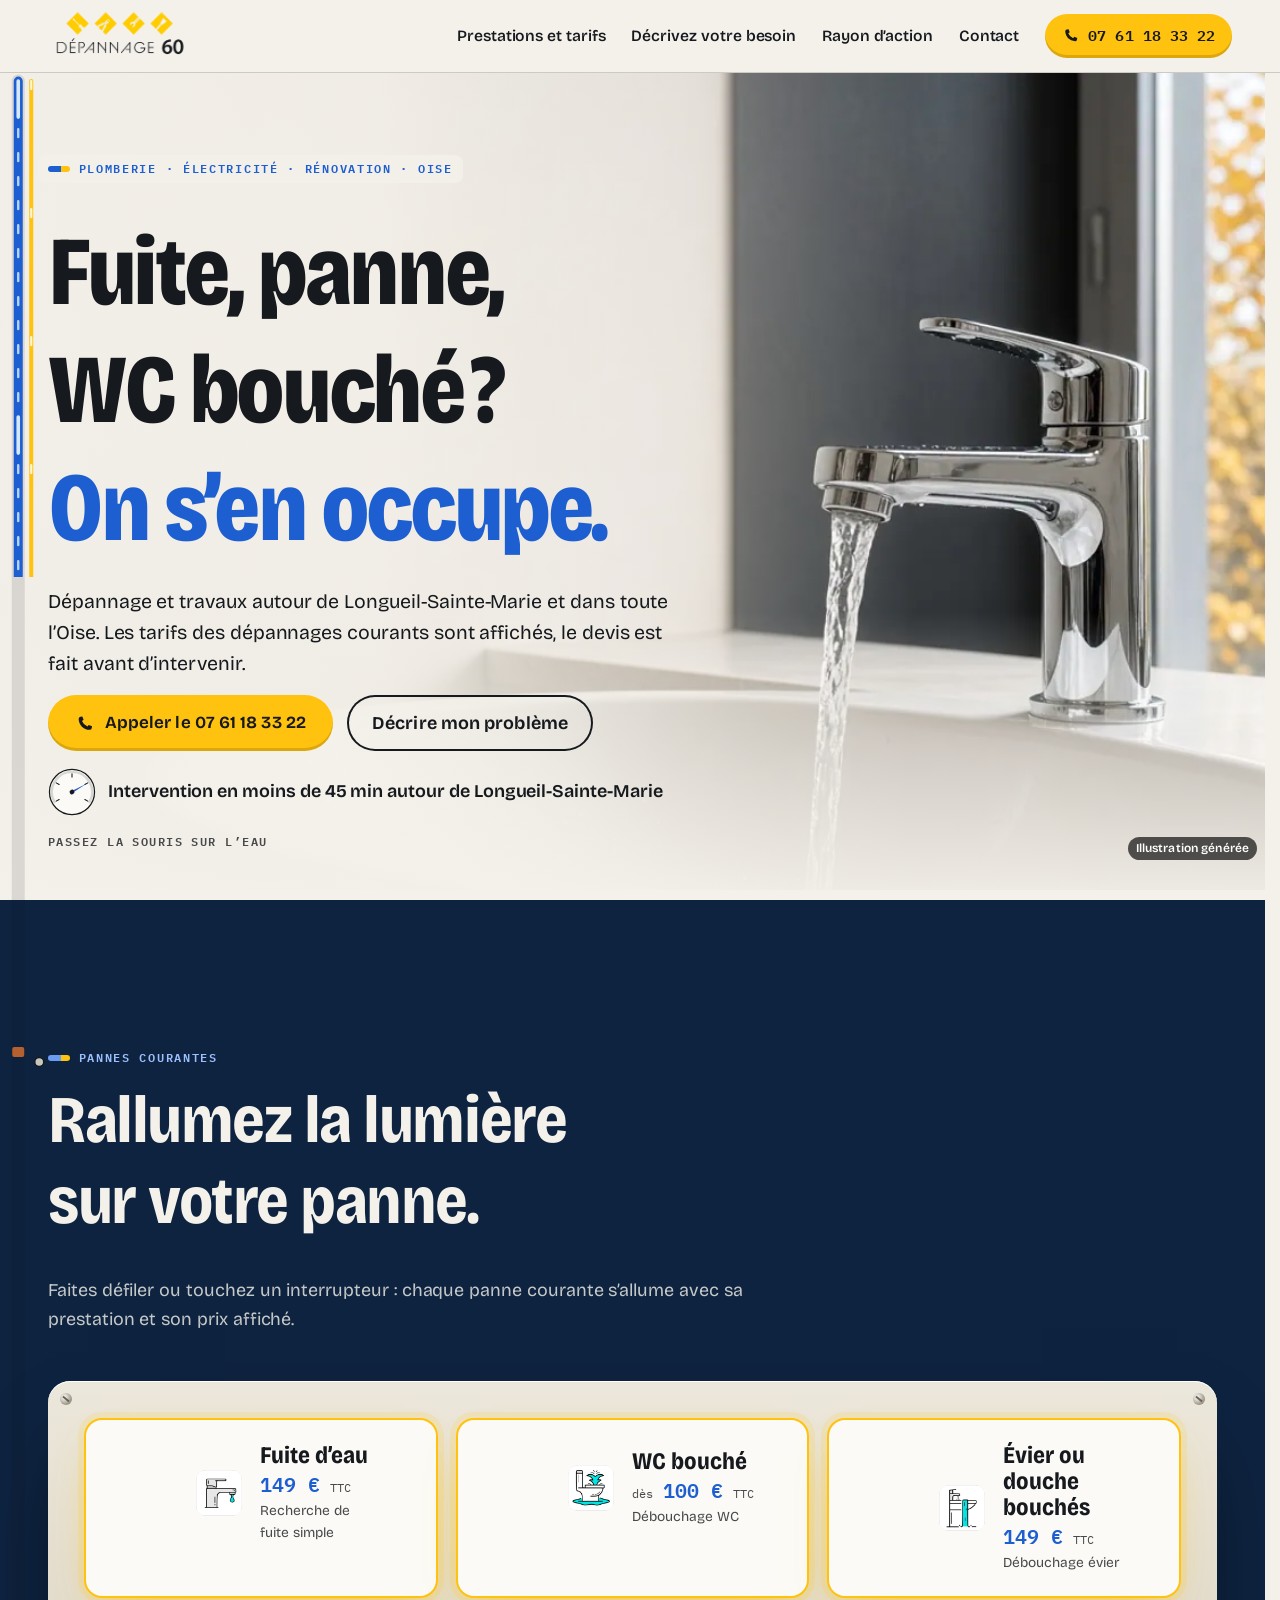
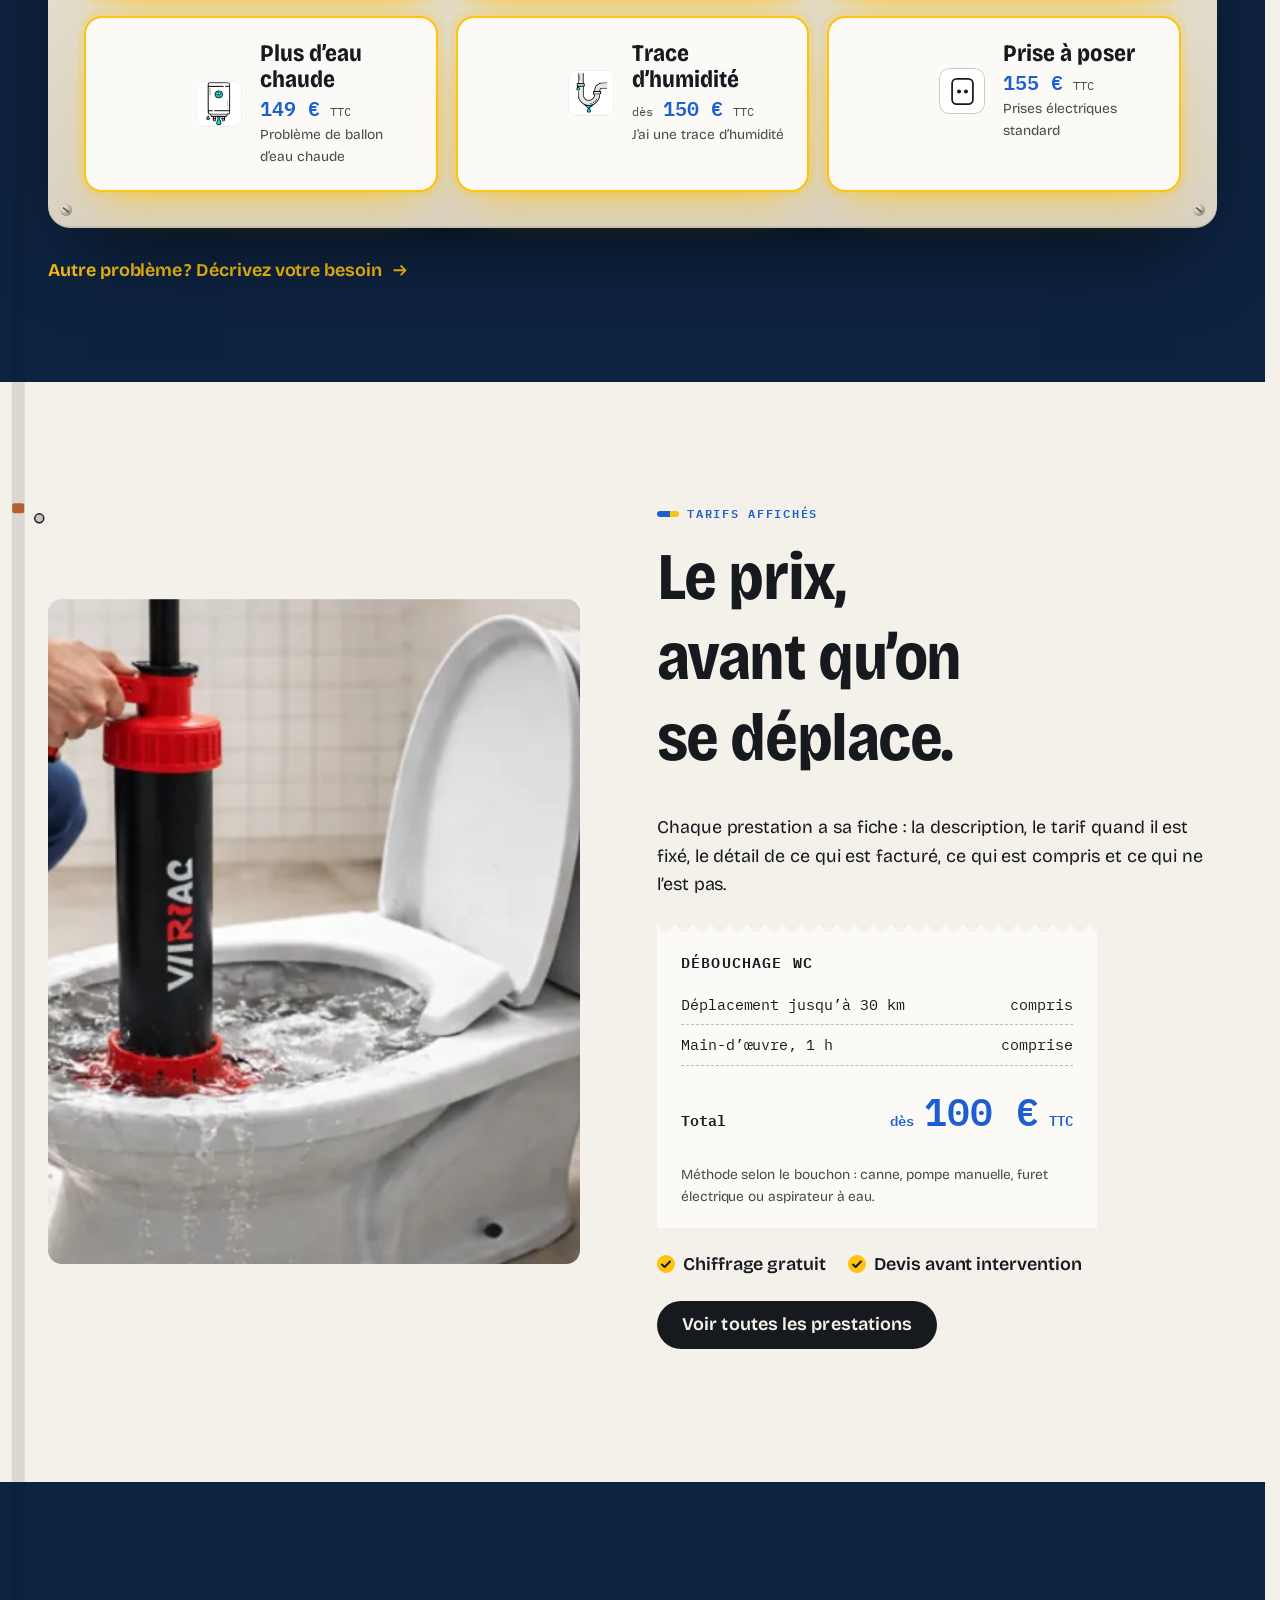
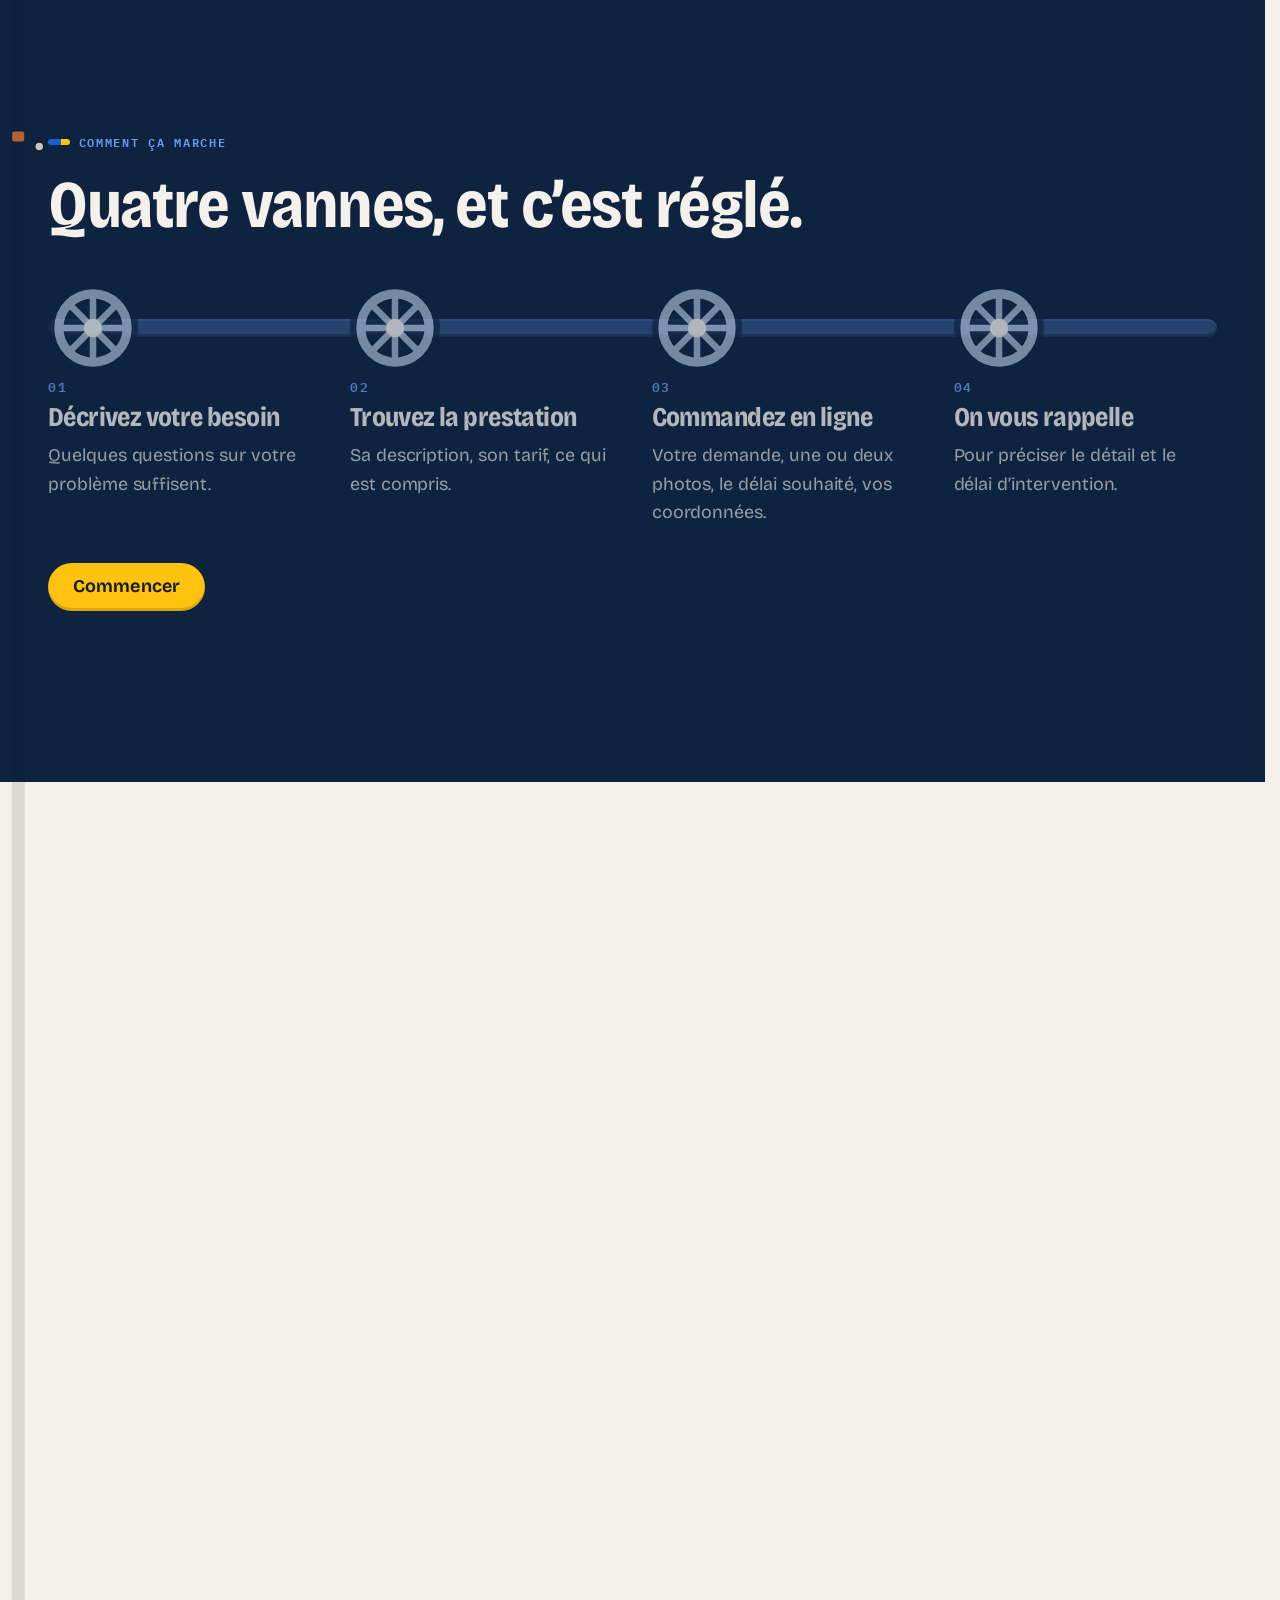
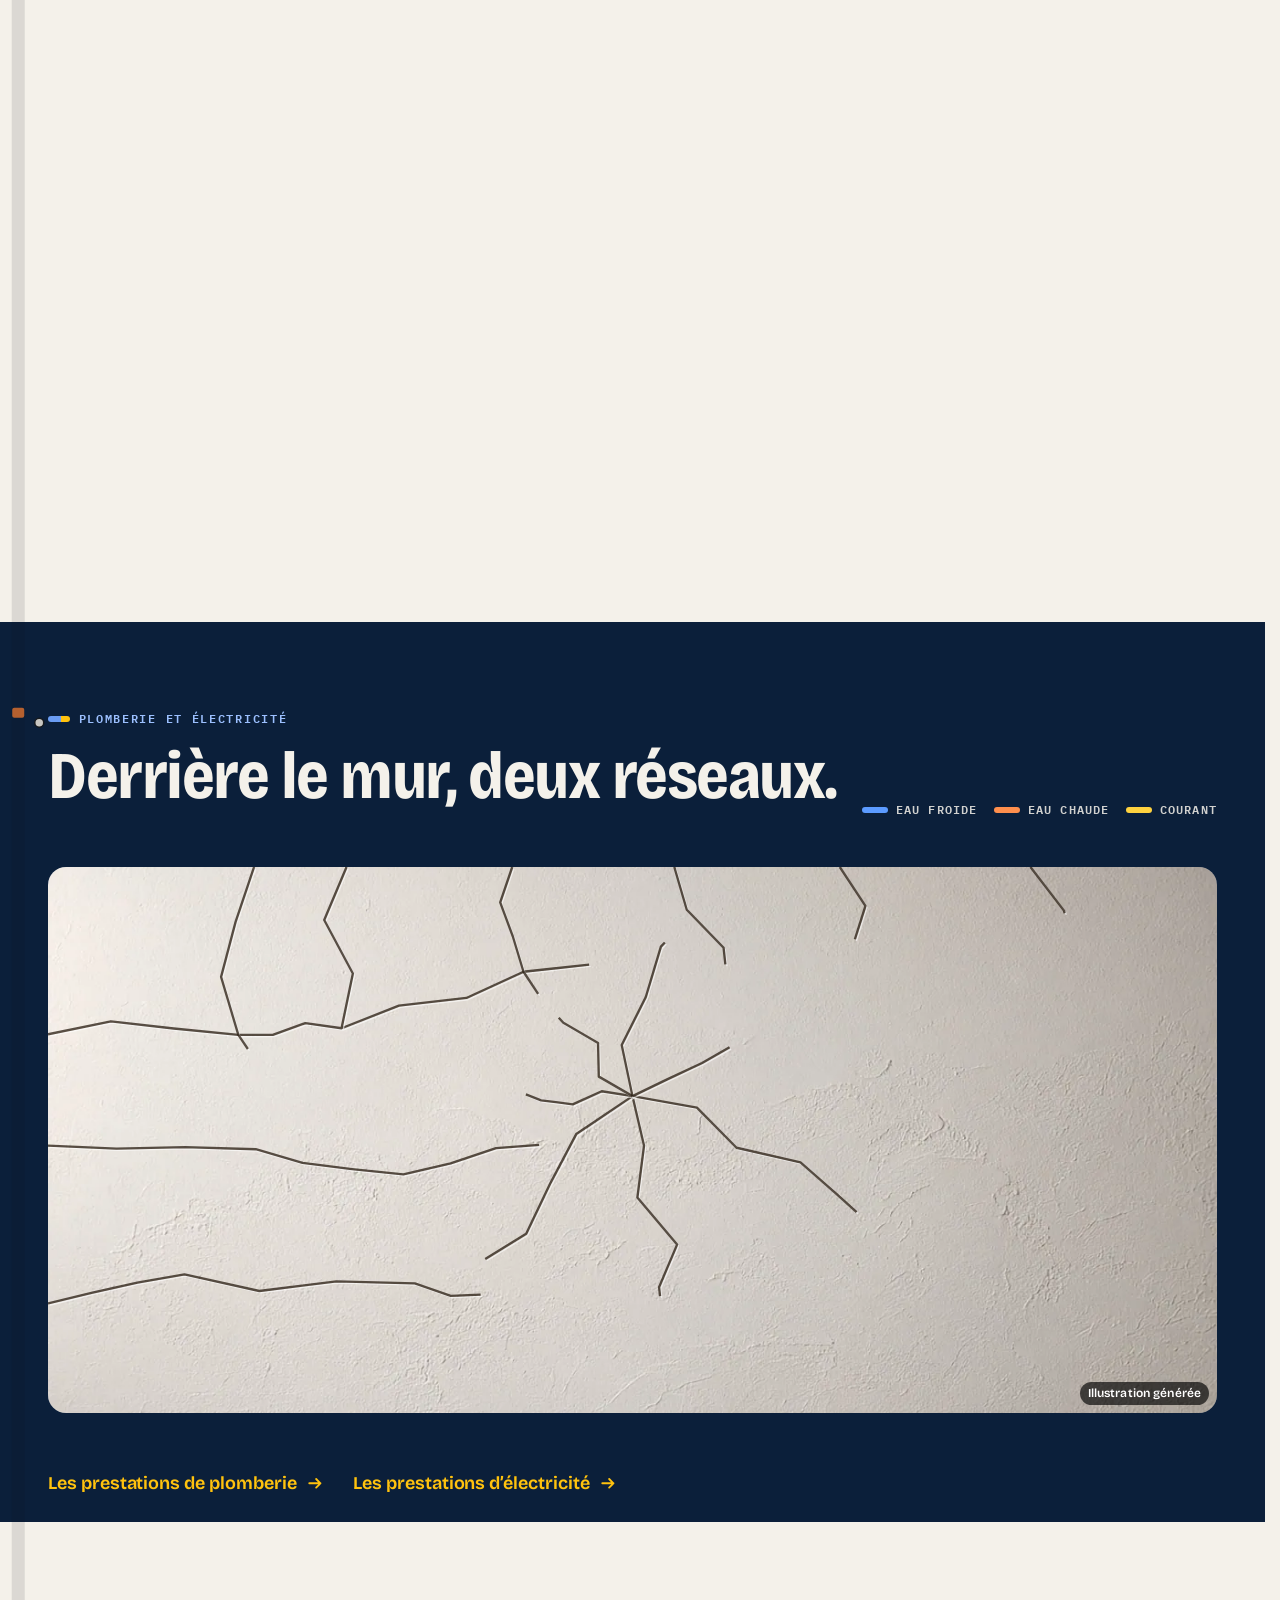
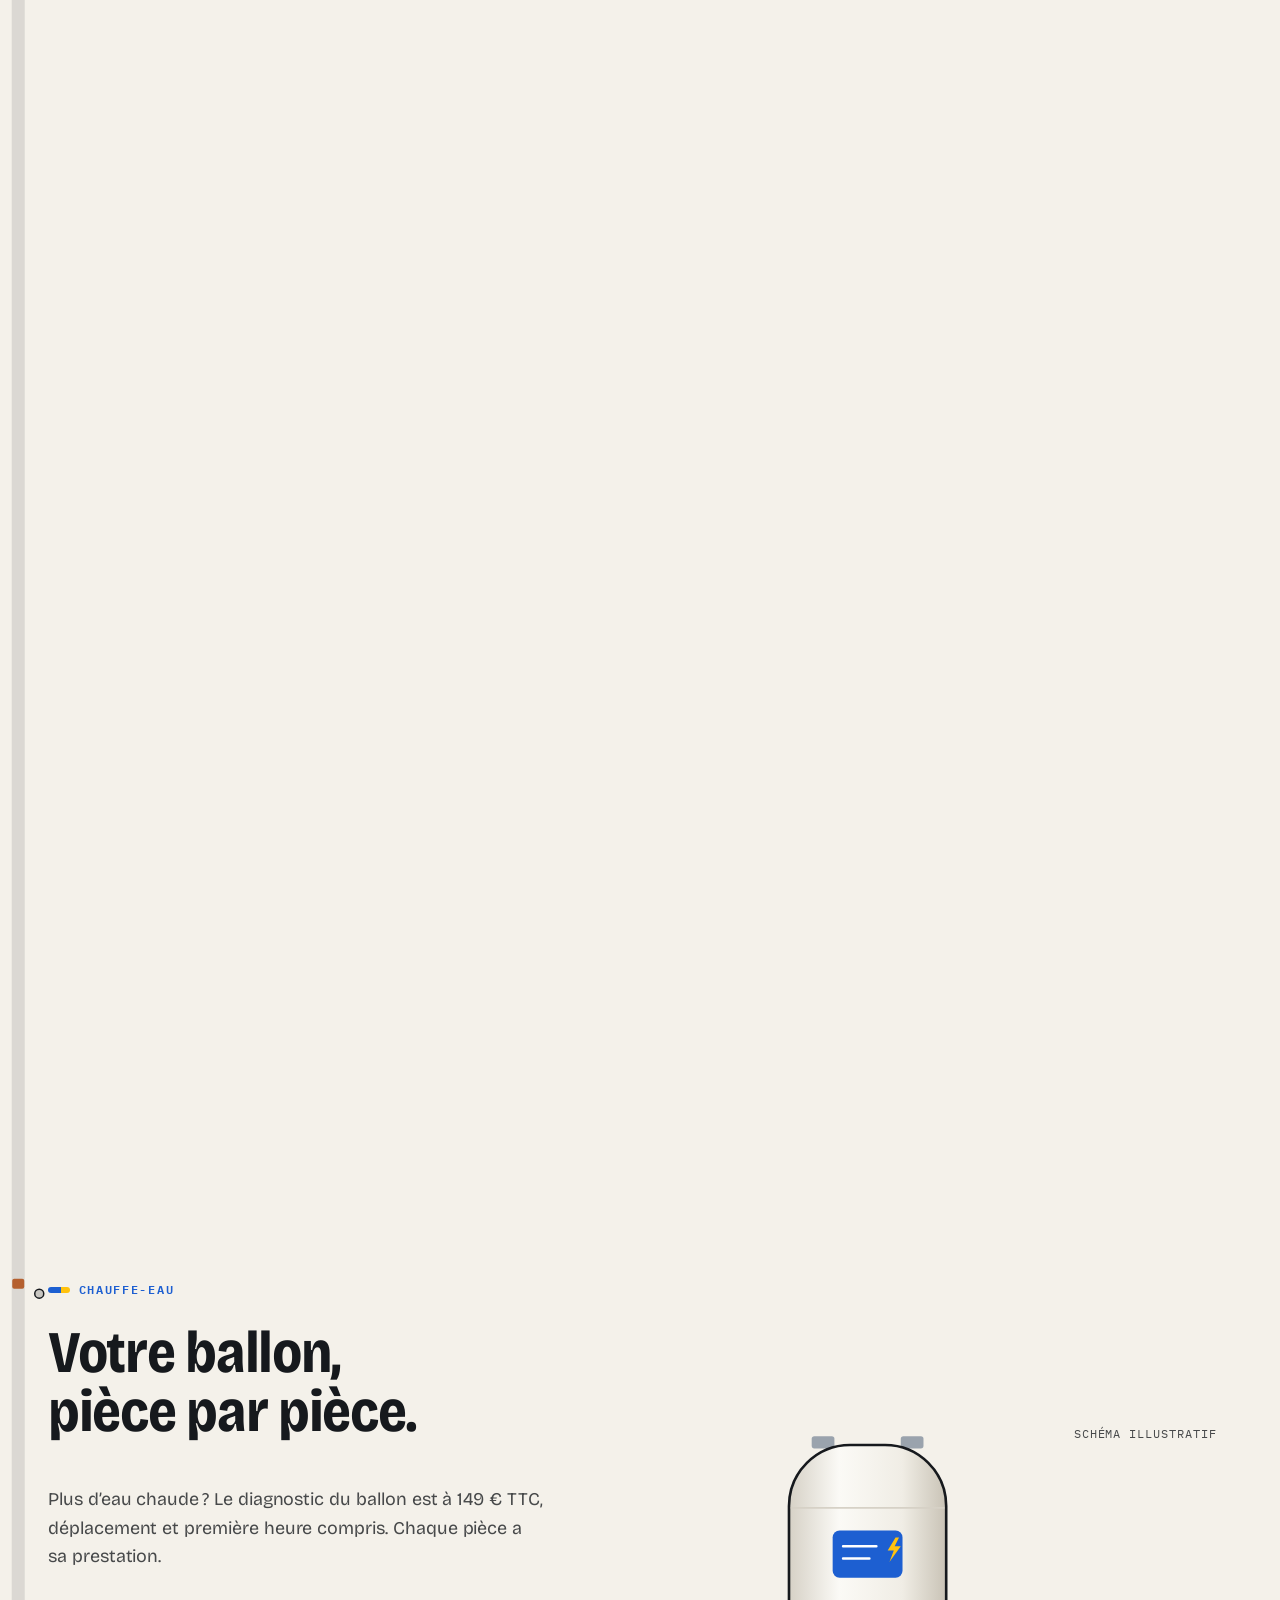
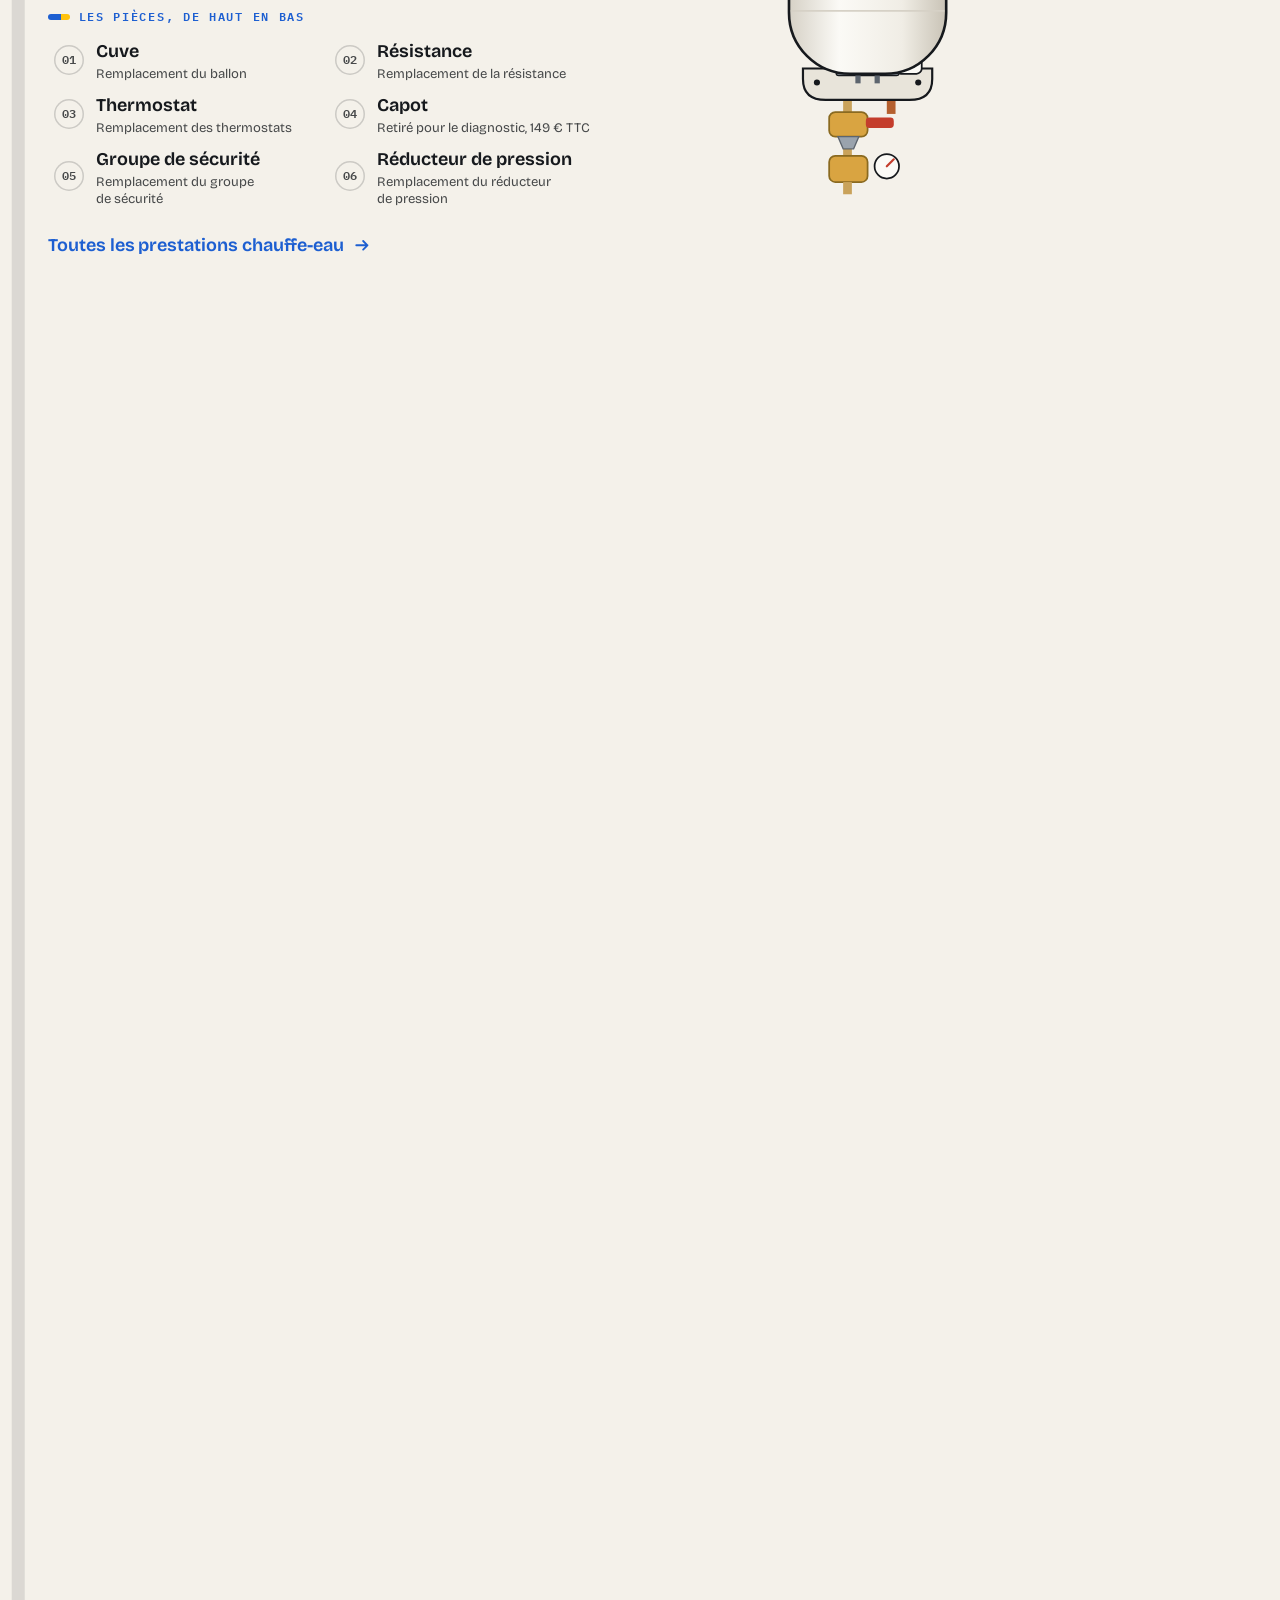
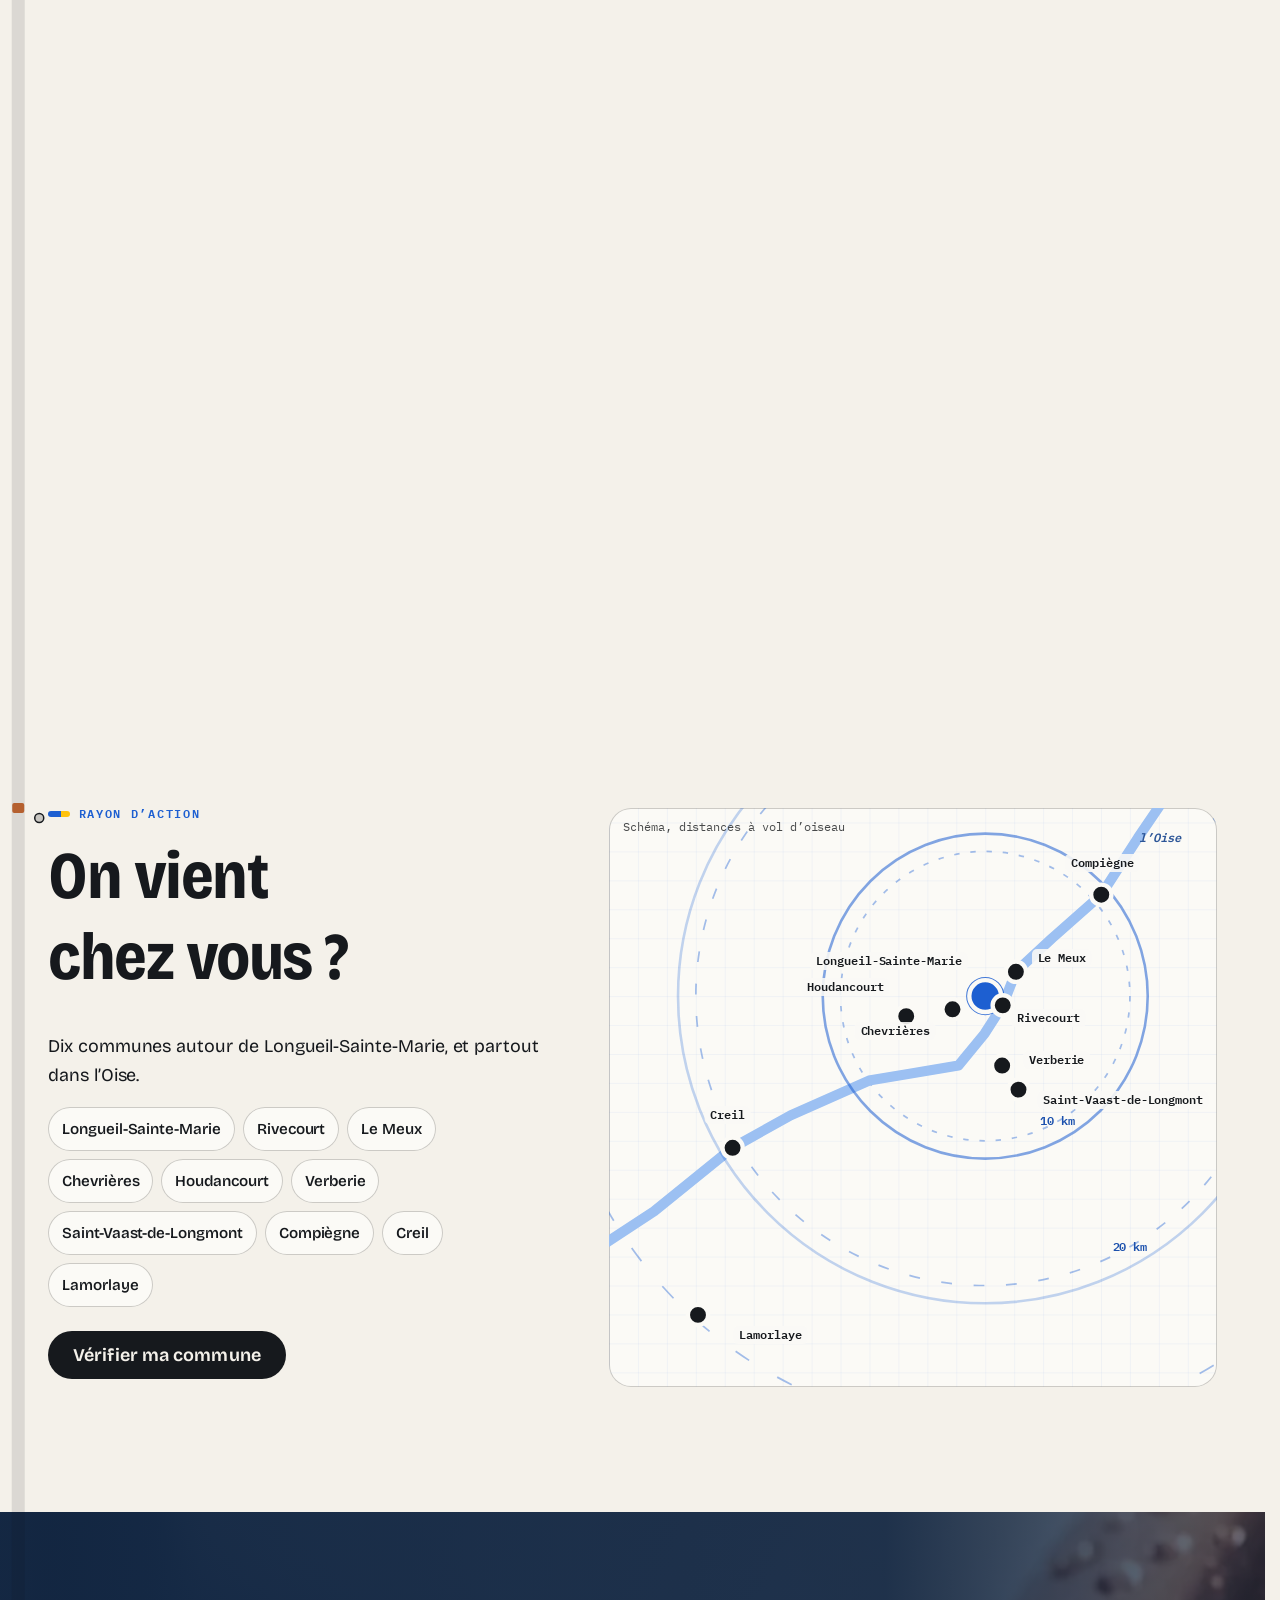
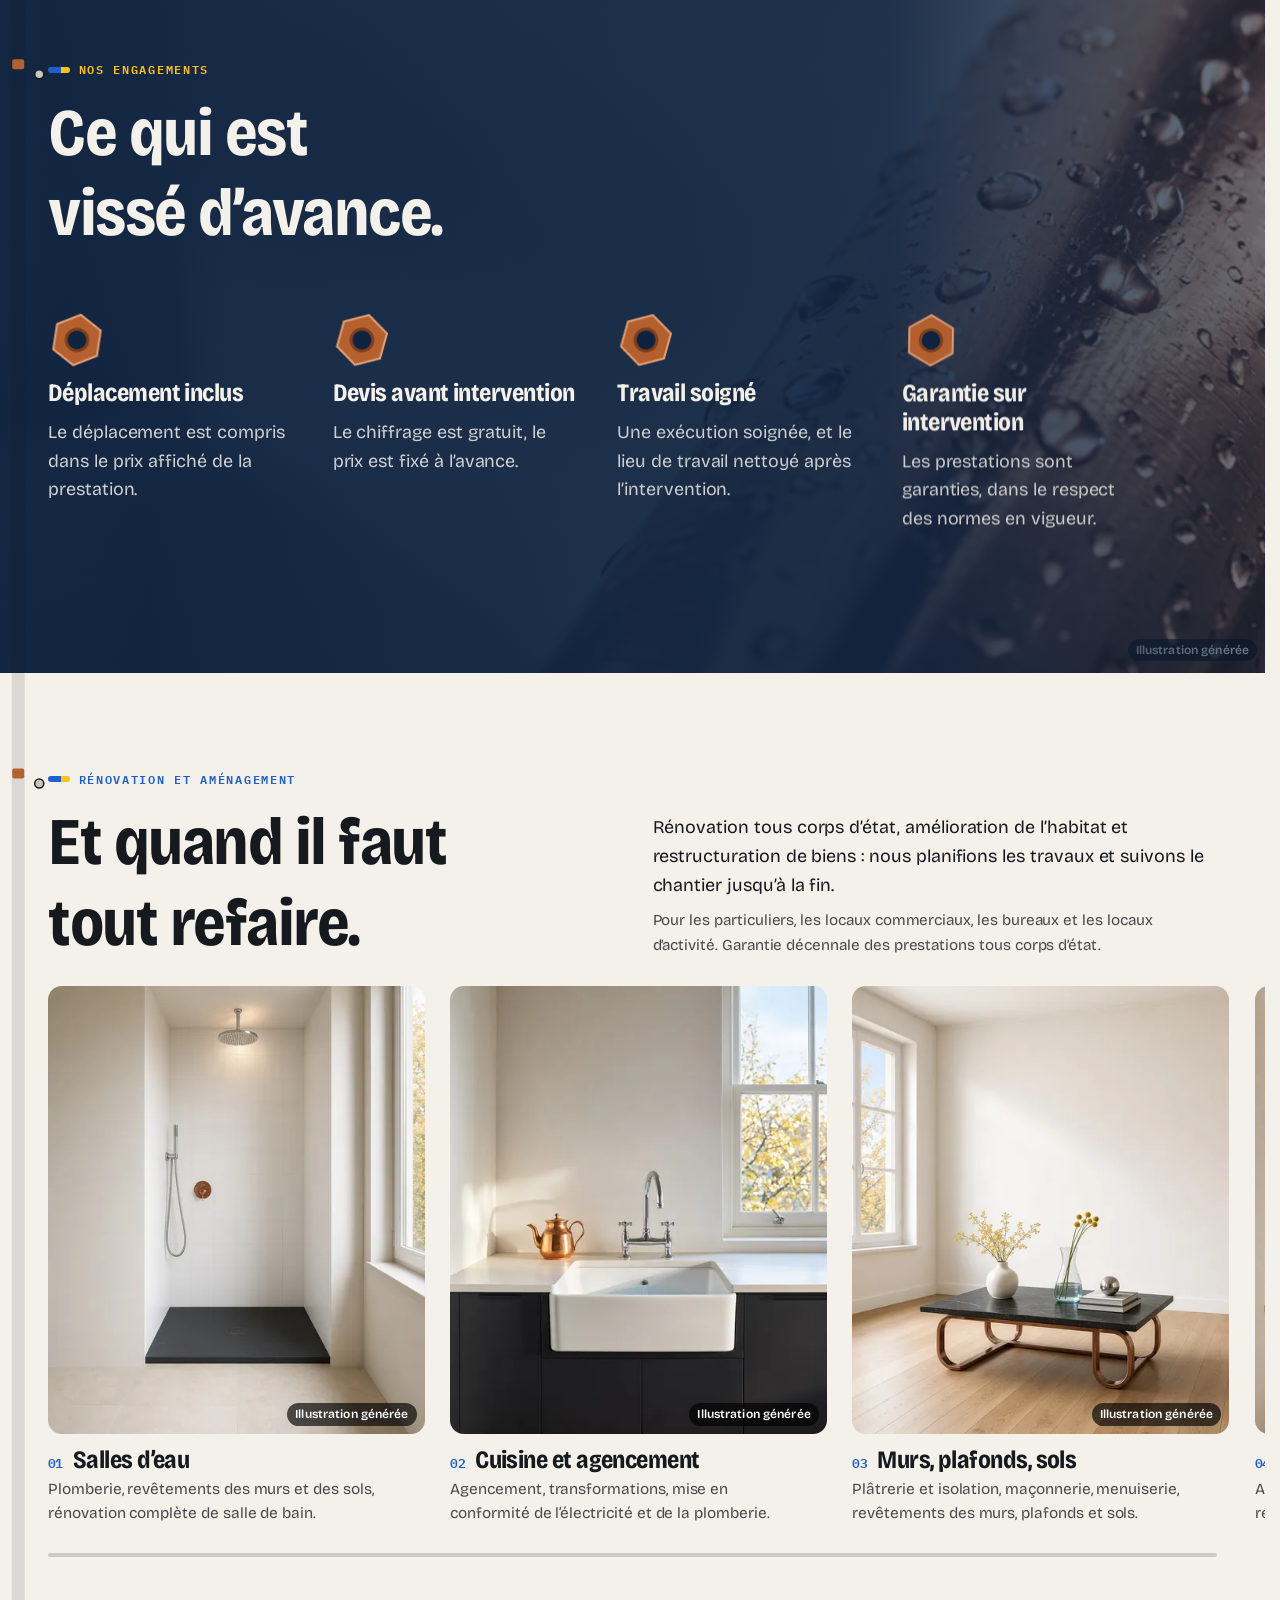
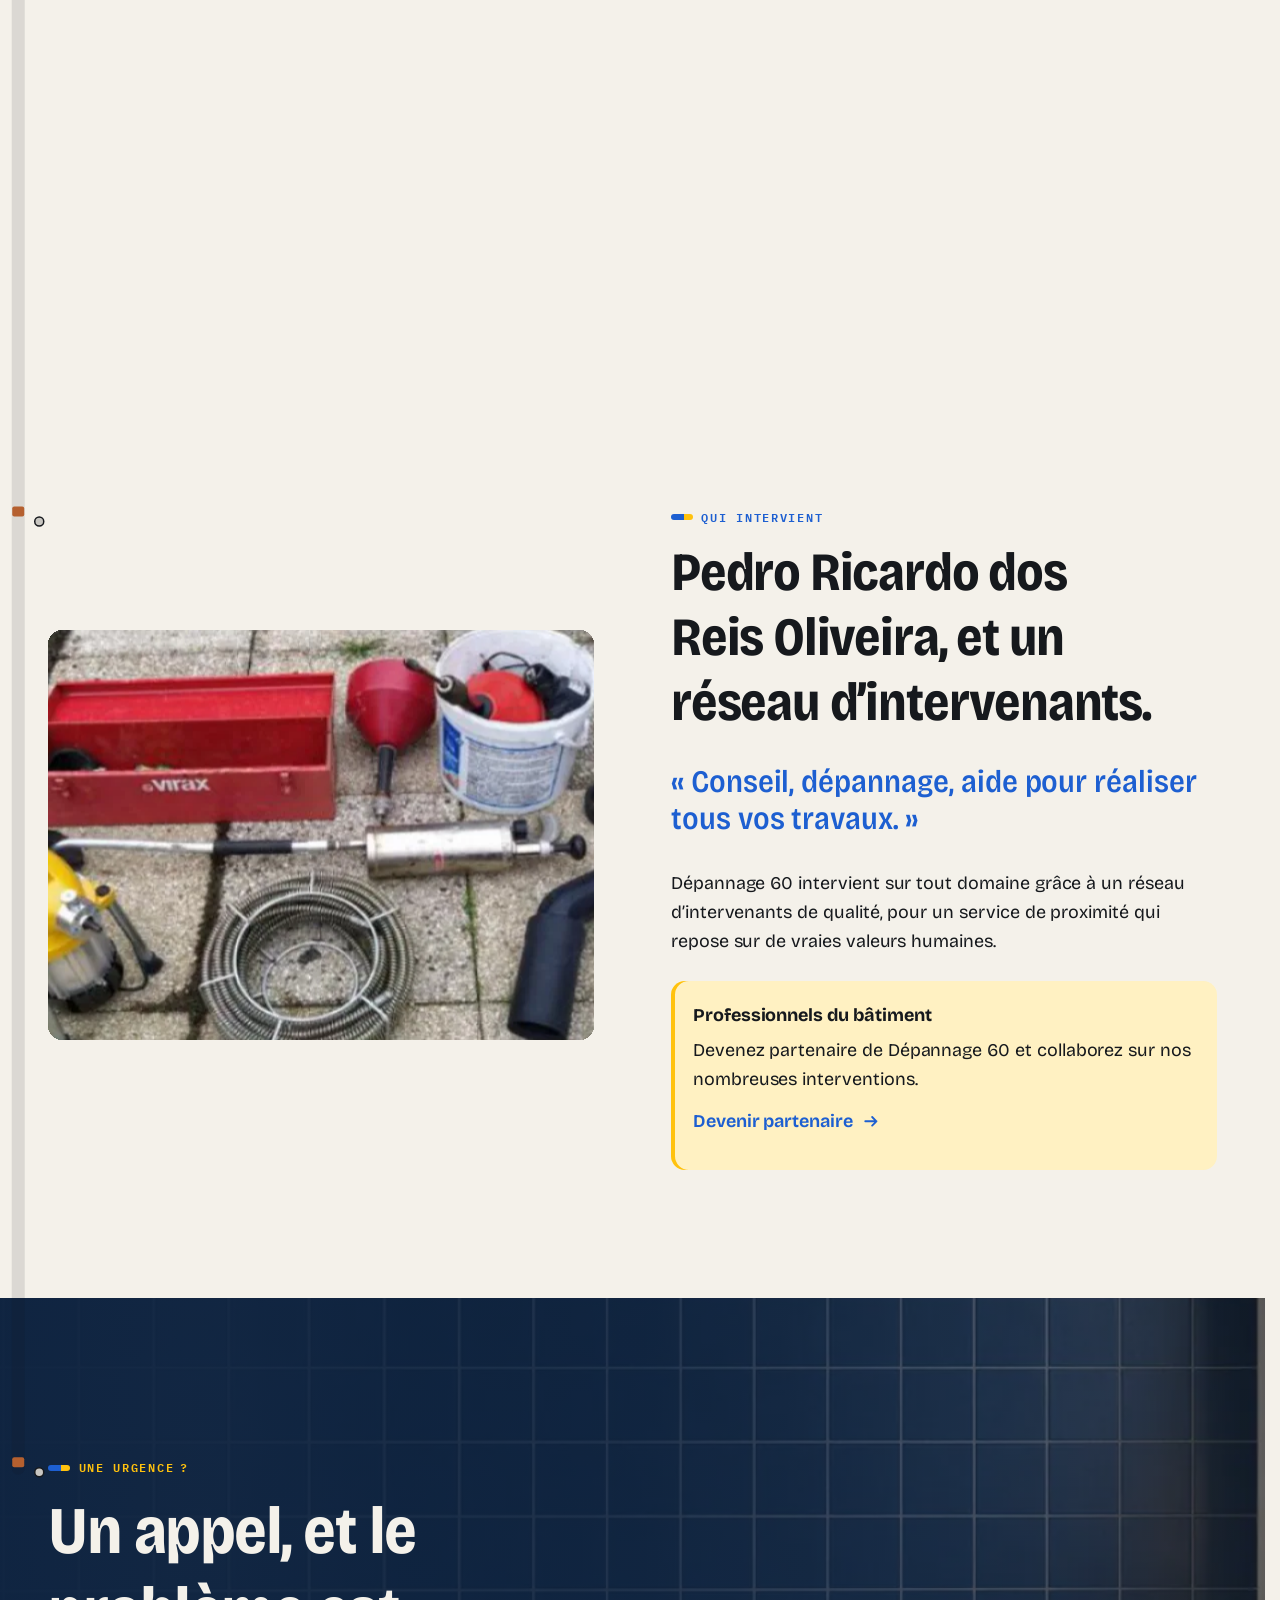
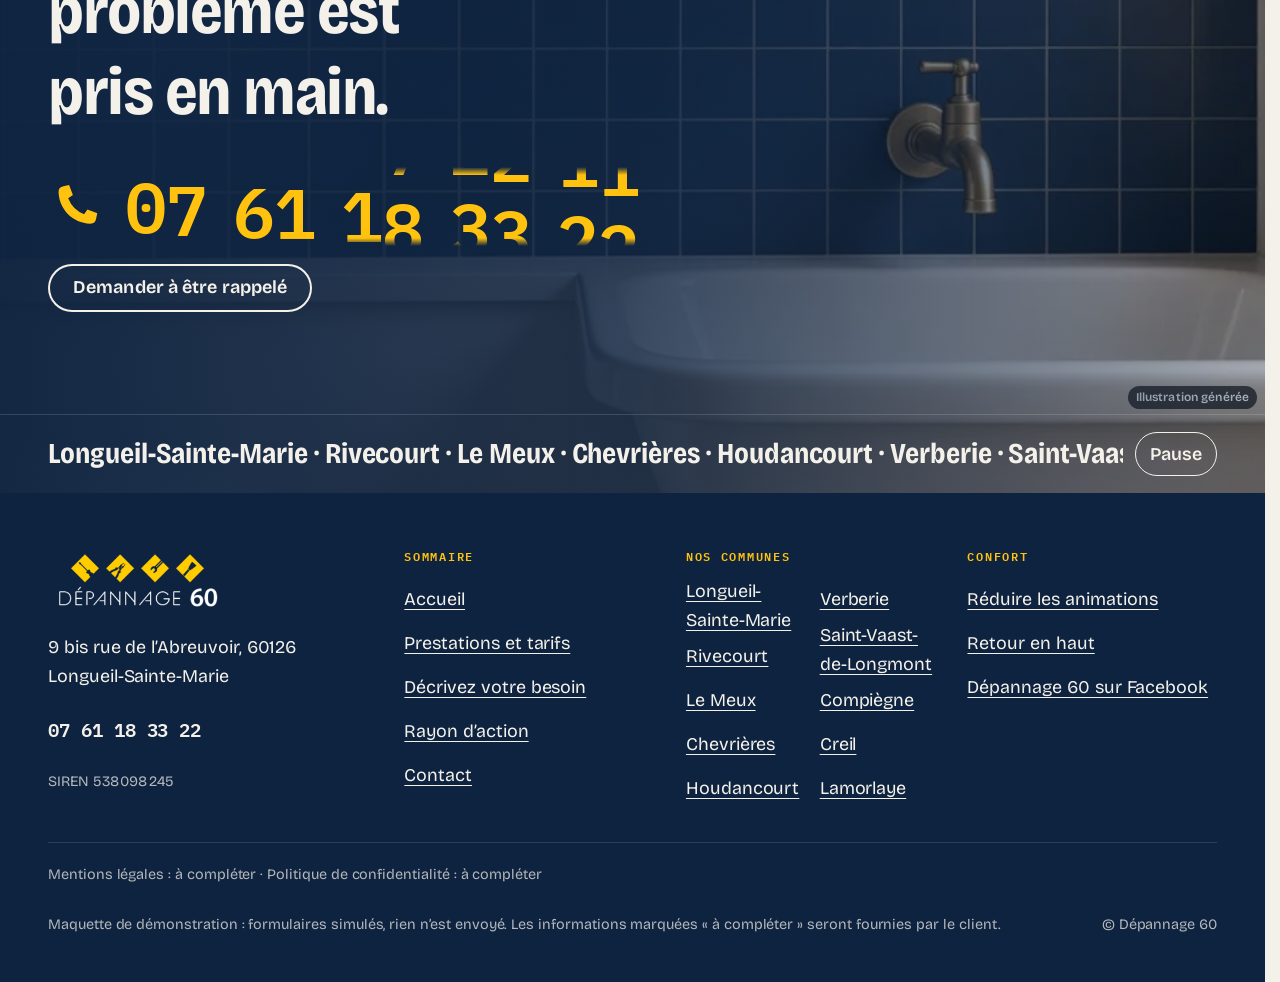
<file: index.html>
<!doctype html>
<html lang="fr" data-v="2" data-page="accueil" data-curseur>
<head>
<meta charset="utf-8">
<meta name="viewport" content="width=device-width, initial-scale=1, viewport-fit=cover">
<title>Dépannage 60 : plombier et électricien dans l’Oise, prix affichés</title>
<meta name="description" content="Dépannage plomberie et électricité, rénovation tous corps d’état autour de Longueil-Sainte-Marie et dans l’Oise. Prix affichés, devis avant intervention.">
<meta name="robots" content="noindex, nofollow">
<link rel="canonical" href="https://depannage-60-maquette.vercel.app/">
<style>:root{--fond:#f4f1ea;--texte:#16191d;--voile-fond:#0e2340;--ouverture-fond:#f4f1ea;--menu-fond:#f4f1ea}:root { --entete-h: 72px; --barres-h: 0px; } html { background: var(--fond); color: var(--texte); scrollbar-gutter: stable; } body { margin: 0; background: var(--fond); } html.js:not(.calme):not(.secours):not([data-arrivee="retour"]) [data-anime] { opacity: 0; } html.js:not(.calme):not(.secours):not([data-arrivee="retour"]) [data-anime].vu { opacity: 1; } [data-voile] { position: fixed; inset: 0; z-index: 900; background: var(--voile-fond); transform: translateY(100%); visibility: hidden; pointer-events: none; } html[data-arrivee="voile"]:not(.voile-leve):not(.calme):not(.secours) [data-voile] { transform: none; visibility: visible; } html.calme [data-voile], html.secours [data-voile] { visibility: hidden !important; } .ouverture-panneau { position: fixed; inset: 0; z-index: 850; display: none; place-content: center; justify-items: center; background: var(--ouverture-fond, var(--voile-fond)); color: var(--fond); text-align: center; } html.js[data-arrivee="intro"]:not(.calme):not(.secours):not(.intro-finie) .ouverture-panneau { display: grid; } html.defilement-bloque, html.defilement-bloque body, html.js[data-arrivee="intro"]:not(.calme):not(.secours):not(.intro-finie), html.js[data-arrivee="intro"]:not(.calme):not(.secours):not(.intro-finie) body, html[data-arrivee="voile"]:not(.voile-leve):not(.calme):not(.secours), html[data-arrivee="voile"]:not(.voile-leve):not(.calme):not(.secours) body { overflow: hidden; } html.js[data-arrivee="intro"]:not(.calme):not(.secours):not(.intro-finie) { background-color: var(--ouverture-fond, var(--voile-fond)); } html[data-arrivee="voile"]:not(.voile-leve):not(.calme):not(.secours) { background-color: var(--voile-fond); }</style>
<script>(function () {
var d = document.documentElement, ss = null, ls = null;
try { ss = window.sessionStorage; ls = window.localStorage; } catch (e) {}
d.classList.add('js');
var calme = false;
try { calme = !!ls && ls.getItem('socle:calme') === 'oui'; } catch (e) {}
if (!calme && window.matchMedia && matchMedia('(prefers-reduced-motion: reduce)').matches) calme = true;
if (calme) d.classList.add('calme');
var nav = performance.getEntriesByType ? performance.getEntriesByType('navigation')[0] : null;
var type = nav ? nav.type : 'navigate';
var depart = null;
try { depart = JSON.parse(ss.getItem('socle:depart') || 'null'); ss.removeItem('socle:depart'); } catch (e) {}
if (depart && !(Date.now() - depart.t < 15000)) depart = null;
var retourSection = false;
try { retourSection = !!ss.getItem('socle:calme-retour'); } catch (e) {}
var mode = type === 'back_forward' || retourSection ? 'retour' : type === 'reload' ? 'intro' : depart ? 'voile' : 'intro';
d.setAttribute('data-arrivee', mode);
if (mode === 'voile' && depart.couleur) d.style.setProperty('--voile-fond', depart.couleur);
if (type === 'reload' && 'scrollRestoration' in history) {
if (!retourSection) history.scrollRestoration = 'manual';
}
try {
var choisie = ls && ls.getItem('socle:langue');
var langue = (d.lang || '').slice(0, 2);
if (choisie && choisie !== langue && type === 'navigate' && !depart) {
var alt = document.querySelector('link[rel="alternate"][hreflang="' + choisie + '"]');
if (alt) location.replace(new URL(alt.href).pathname + location.search + location.hash);
}
} catch (e) {}
setTimeout(function () { if (!d.classList.contains('demarre')) d.classList.add('secours'); }, 2000);
})();</script>
<link rel="preload" href="/assets/polices/bricolage.woff2" as="font" type="font/woff2" crossorigin>
<link rel="stylesheet" href="/assets/css/socle.css?v=2">
<link rel="stylesheet" href="/assets/css/site.css?v=2">
<link rel="modulepreload" href="/assets/js/site.js?v=2">
<link rel="modulepreload" href="/assets/js/socle/index.js?v=2">
<script src="/assets/vendor/gsap.min.js" defer></script>
<script src="/assets/vendor/ScrollTrigger.min.js" defer></script>
<script src="/assets/vendor/SplitText.min.js" defer></script>
<script type="module" src="/assets/js/site.js?v=2"></script>
<meta name="theme-color" content="#f4f1ea">
<link rel="icon" href="/assets/images/favicon-32.png" type="image/png" sizes="32x32">
<link rel="apple-touch-icon" href="/assets/images/apple-touch-icon.png">
<meta property="og:type" content="website">
<meta property="og:site_name" content="Dépannage 60">
<meta property="og:locale" content="fr_FR">
<meta property="og:title" content="Dépannage 60 : plombier et électricien dans l’Oise, prix affichés">
<meta property="og:description" content="Dépannage plomberie et électricité, rénovation tous corps d’état autour de Longueil-Sainte-Marie et dans l’Oise. Prix affichés, devis avant intervention.">
<meta property="og:url" content="https://depannage-60-maquette.vercel.app/">
<meta property="og:image" content="https://depannage-60-maquette.vercel.app/assets/partage/accueil-fr.jpg">
<meta property="og:image:width" content="1200">
<meta property="og:image:height" content="630">
<meta property="og:image:alt" content="Dépannage 60, plomberie et électricité dans l’Oise">
<meta name="twitter:card" content="summary_large_image">
<script type="application/ld+json">{"@context":"https://schema.org","@type":["Plumber","Electrician"],"name":"Dépannage 60","telephone":"+33761183322","address":{"@type":"PostalAddress","streetAddress":"9 bis rue de l’Abreuvoir","postalCode":"60126","addressLocality":"Longueil-Sainte-Marie","addressCountry":"FR"},"areaServed":["Longueil-Sainte-Marie","Rivecourt","Le Meux","Chevrières","Houdancourt","Verberie","Saint-Vaast-de-Longmont","Compiègne","Creil","Lamorlaye","Oise"],"sameAs":["https://www.facebook.com/profile.php?id=100025931762469"]}</script>
</head>
<body id="haut">
<div data-voile aria-hidden="true"><div class="voile-contenu"><img src="/assets/images/losanges.png" alt="" width="472" height="112"><span data-voile-libelle>Accueil</span></div></div>
<div class="ouverture-panneau" data-ouverture data-gouttiere="#f4f1ea" aria-hidden="true">
  <div class="ouv-moitie ouv-haut"></div><div class="ouv-moitie ouv-bas"></div>
  <svg class="ouv-reseaux" viewBox="0 0 1000 600" preserveAspectRatio="none" aria-hidden="true">
    <path class="ouv-tuyau" d="M-10 486 H430 Q480 486 480 456 V440" pathLength="1"/>
    <path class="ouv-tuyau-eau" d="M-10 486 H430 Q480 486 480 456 V440" pathLength="1"/>
    <path class="ouv-cable" d="M1010 508 H560 Q520 508 520 478 V452" pathLength="1"/>
  </svg>
  <div class="ouv-scene">
    <img class="ouv-losanges" src="/assets/images/losanges.png" alt="" width="472" height="112">
    <p class="ouv-nom"><span class="ouv-mot">DÉPANNAGE<span class="ouv-eau">DÉPANNAGE</span></span><span class="ouv-60">60<span class="ouv-60-lum">60</span><svg class="ouv-arc" viewBox="0 0 100 60" preserveAspectRatio="none" aria-hidden="true" focusable="false"><path class="ouv-arc-halo" d="M0 30 H100"/><path class="ouv-arc-trait" d="M0 30 H100"/></svg></span></p>
    <div class="ouv-bas-ligne">
      <svg class="mano ouv-mano" viewBox="0 0 100 100" aria-hidden="true" focusable="false" style="--angle:60deg">
<circle class="mano-fond" cx="50" cy="50" r="47"/>
<path class="mano-arc" d="M13.6 71.0 A42 42 0 1 1 86.4 71.0" pathLength="1"/>
<g class="mano-grad"><line x1="17.1" y1="69.0" x2="23.2" y2="65.5"/><line x1="17.1" y1="31.0" x2="23.2" y2="34.5"/><line x1="50.0" y1="12.0" x2="50.0" y2="19.0"/><line x1="82.9" y1="31.0" x2="76.8" y2="34.5"/><line x1="82.9" y1="69.0" x2="76.8" y2="65.5"/></g>
<g class="mano-aiguille"><path d="M50 50 L48 47 L50 14 L52 47 Z"/><circle cx="50" cy="50" r="5"/></g>
</svg>
      <p class="ouv-ligne"><span class="ouv-chiffre" data-ouv-chiffre>45</span> min · Plomberie · Électricité · Oise</p>
    </div>
  </div>
</div>
<a class="evitement" href="#contenu">Aller au contenu</a>
<header data-entete>
  <div class="entete-rangee">
    <a class="entete-logo" href="/" data-libelle="Accueil" aria-current="page">
      <img src="/assets/images/logo-encre.png" alt="" width="622" height="242"><span class="visuellement-cache">Dépannage 60, Accueil</span>
    </a>
    <nav data-nav aria-label="Navigation principale">
      <ul><li><a href="/prestations" data-libelle="Prestations et tarifs">Prestations et tarifs</a></li><li><a href="/decrivez-votre-besoin" data-libelle="Décrivez votre besoin">Décrivez votre besoin</a></li><li><a href="/rayon-d-action" data-libelle="Rayon d’action">Rayon d’action</a></li><li><a href="/contact" data-libelle="Contact">Contact</a></li></ul>
    </nav>
    <div class="entete-actions">
      <a class="bouton bouton--jaune entete-tel" href="tel:+33761183322"><svg class="ico" viewBox="0 0 24 24" aria-hidden="true" focusable="false"><path d="M6.6 3.5 9 3l1.6 4.2-2 1.4a12 12 0 0 0 6.8 6.8l1.4-2L21 15l-.5 2.4A2.5 2.5 0 0 1 18 19.5C10.5 19.2 4.8 13.5 4.5 6a2.5 2.5 0 0 1 2.1-2.5Z" fill="currentColor"/></svg><span>07 61 18 33 22</span></a>
      <button type="button" data-menu-bouton aria-controls="menu" aria-expanded="false" data-libelle-ouvrir="Menu" data-libelle-fermer="Fermer"><span data-libelle-bouton>Menu</span></button>
    </div>
  </div>
</header>
<div id="menu" data-menu role="dialog" aria-modal="true" aria-label="Menu">
  <ul><li style="--i:0"><a href="/" class="menu-lien" data-libelle="Accueil" aria-current="page">Accueil</a></li><li style="--i:1"><a href="/prestations" class="menu-lien" data-libelle="Prestations et tarifs">Prestations et tarifs</a></li><li style="--i:2"><a href="/decrivez-votre-besoin" class="menu-lien" data-libelle="Décrivez votre besoin">Décrivez votre besoin</a></li><li style="--i:3"><a href="/rayon-d-action" class="menu-lien" data-libelle="Rayon d’action">Rayon d’action</a></li><li style="--i:4"><a href="/contact" class="menu-lien" data-libelle="Contact">Contact</a></li></ul>
  <p><a class="bouton bouton--jaune" href="tel:+33761183322"><svg class="ico" viewBox="0 0 24 24" aria-hidden="true" focusable="false"><path d="M6.6 3.5 9 3l1.6 4.2-2 1.4a12 12 0 0 0 6.8 6.8l1.4-2L21 15l-.5 2.4A2.5 2.5 0 0 1 18 19.5C10.5 19.2 4.8 13.5 4.5 6a2.5 2.5 0 0 1 2.1-2.5Z" fill="currentColor"/></svg>Appeler le 07 61 18 33 22</a></p>
  <p><button type="button" class="lien" data-calme-bascule data-libelle-reduire="Réduire les animations" data-libelle-retablir="Rétablir les animations" data-libelle-systeme="Animations réduites par le réglage de votre appareil"><span data-libelle-bouton>Réduire les animations</span></button></p>
</div>
<main id="contenu" tabindex="-1">
<section class="hero eau ecran" id="debut" data-plein-ecran>
  <div class="eau-scene">
    <div class="eau__fond"><figure class="media hero-media" data-grok style="--cadrage:74% 48%;--cadrage-mobile:56% 45%">
  <picture><source media="(max-width: 760px) and (orientation: portrait)" srcset="/assets/images/grok/accueil-ouverture-mobile-640.webp 640w" sizes="100vw">
    <img src="/assets/images/grok/accueil-ouverture-1280.webp" srcset="/assets/images/grok/accueil-ouverture-640.webp 640w, /assets/images/grok/accueil-ouverture-1280.webp 1280w" sizes="100vw" alt="Robinet chromé et filet d’eau claire dans une vasque blanche" width="1280" height="720" fetchpriority="high" loading="eager" decoding="async">
  </picture><figcaption class="mention-ia">Illustration générée</figcaption>
</figure></div>
    <canvas class="eau__canvas" aria-hidden="true" data-effet="eau"></canvas>
    <div class="eau__voile" aria-hidden="true"></div>
  </div>
  <div class="hero-contenu conteneur">
    <p class="surtitre" data-anime="gsap">Plomberie · Électricité · Rénovation · Oise</p>
    <h1 class="hero-titre">
      <span class="ligne-masque"><span class="hero-ligne" data-anime="gsap">Fuite, panne,</span></span>
      <span class="ligne-masque"><span class="hero-ligne" data-anime="gsap">WC bouché ?</span></span>
      <span class="ligne-masque"><span class="hero-ligne hero-ligne--eau" data-anime="gsap">On s’en occupe.</span></span>
    </h1>
    <div class="hero-bas">
      <p class="hero-texte" data-anime="gsap">Dépannage et travaux autour de Longueil-Sainte-Marie et dans toute l’Oise. Les tarifs des dépannages courants sont affichés, le devis est fait avant d’intervenir.</p>
      <p class="hero-actions" data-anime="gsap">
        <a class="bouton bouton--jaune bouton--grand" href="tel:+33761183322" data-action-principale data-survol="magnetique"><svg class="ico" viewBox="0 0 24 24" aria-hidden="true" focusable="false"><path d="M6.6 3.5 9 3l1.6 4.2-2 1.4a12 12 0 0 0 6.8 6.8l1.4-2L21 15l-.5 2.4A2.5 2.5 0 0 1 18 19.5C10.5 19.2 4.8 13.5 4.5 6a2.5 2.5 0 0 1 2.1-2.5Z" fill="currentColor"/></svg>Appeler le 07 61 18 33 22</a>
        <a href="/decrivez-votre-besoin" class="bouton bouton--contour" data-libelle="Décrivez votre besoin">Décrire mon problème</a>
      </p>
      <p class="hero-info" data-info-cle data-anime="gsap" data-effet="manometre"><svg class="mano hero-mano" viewBox="0 0 100 100" aria-hidden="true" focusable="false" style="--angle:60deg">
<circle class="mano-fond" cx="50" cy="50" r="47"/>
<path class="mano-arc" d="M13.6 71.0 A42 42 0 1 1 86.4 71.0" pathLength="1"/>
<g class="mano-grad"><line x1="17.1" y1="69.0" x2="23.2" y2="65.5"/><line x1="17.1" y1="31.0" x2="23.2" y2="34.5"/><line x1="50.0" y1="12.0" x2="50.0" y2="19.0"/><line x1="82.9" y1="31.0" x2="76.8" y2="34.5"/><line x1="82.9" y1="69.0" x2="76.8" y2="65.5"/></g>
<g class="mano-aiguille"><path d="M50 50 L48 47 L50 14 L52 47 Z"/><circle cx="50" cy="50" r="5"/></g>
</svg><span>Intervention en moins de 45 min autour de Longueil-Sainte-Marie</span></p>
    </div>
    <p class="eau__indice" aria-hidden="true"><span class="eau__indice-souris">Passez la souris sur l’eau</span><span class="eau__indice-doigt">Touchez l’eau</span></p>
  </div>
</section>
<section class="diag" id="probleme" data-raccord>
  <div class="conteneur diag-tete">
    <p class="surtitre" data-raccord-cible>Pannes courantes</p>
    <h2 data-anime="lignes">Rallumez la lumière sur votre panne.</h2>
    <p data-anime>Faites défiler ou touchez un interrupteur : chaque panne courante s’allume avec sa prestation et son prix affiché.</p>
  </div>
  <div class="conteneur">
    <div class="tableau" data-effet="interrupteurs" data-visuel>
      <span class="vis vis--1" aria-hidden="true"></span><span class="vis vis--2" aria-hidden="true"></span><span class="vis vis--3" aria-hidden="true"></span><span class="vis vis--4" aria-hidden="true"></span>
      <ul class="inter-grille"><li class="inter" style="--i:0">
        <button type="button" class="inter-bouton" aria-expanded="false" aria-controls="inter-0">
          <span class="inter-plaque" aria-hidden="true"><span class="inter-bascule"></span><span class="inter-led"></span></span>
          <img class="inter-picto" src="/assets/images/pictos/robinet-320.webp" alt="" width="320" height="320" loading="lazy">
          <span class="inter-textes"><span class="inter-nom">Fuite d’eau</span>
          <span class="inter-prix" data-prix><b><span class="prix-n" data-compte-prix="149">149</span> €</b> <small>TTC</small></span>
          <span class="inter-presta">Recherche de fuite simple</span></span>
        </button>
        <div class="inter-detail" id="inter-0" hidden>
          <ul><li>Localisation de la fuite et sa réparation</li><li>Contrôle du bon fonctionnement</li><li>Explications sur les travaux</li></ul>
          <p class="inter-liens"><a href="/prestations#recherche-de-fuite-simple" data-libelle="Prestations et tarifs">Voir la fiche</a> · <a href="/contact?prestation=recherche-de-fuite-simple" data-libelle="Contact">Demander cette prestation</a></p>
        </div>
      </li><li class="inter" style="--i:1">
        <button type="button" class="inter-bouton" aria-expanded="false" aria-controls="inter-1">
          <span class="inter-plaque" aria-hidden="true"><span class="inter-bascule"></span><span class="inter-led"></span></span>
          <img class="inter-picto" src="/assets/images/pictos/wc-bouche-320.webp" alt="" width="320" height="320" loading="lazy">
          <span class="inter-textes"><span class="inter-nom">WC bouché</span>
          <span class="inter-prix" data-prix><small>dès</small> <b><span class="prix-n" data-compte-prix="100">100</span> €</b> <small>TTC</small></span>
          <span class="inter-presta">Débouchage WC</span></span>
        </button>
        <div class="inter-detail" id="inter-1" hidden>
          <ul><li>Canne, pompe manuelle, furet électrique ou aspirateur à eau selon le bouchon</li><li>Nettoyage du chantier</li></ul>
          <p class="inter-liens"><a href="/prestations#debouchage-wc" data-libelle="Prestations et tarifs">Voir la fiche</a> · <a href="/contact?prestation=debouchage-wc" data-libelle="Contact">Demander cette prestation</a></p>
        </div>
      </li><li class="inter" style="--i:2">
        <button type="button" class="inter-bouton" aria-expanded="false" aria-controls="inter-2">
          <span class="inter-plaque" aria-hidden="true"><span class="inter-bascule"></span><span class="inter-led"></span></span>
          <img class="inter-picto" src="/assets/images/pictos/evier-320.webp" alt="" width="320" height="320" loading="lazy">
          <span class="inter-textes"><span class="inter-nom">Évier ou douche bouchés</span>
          <span class="inter-prix" data-prix><b><span class="prix-n" data-compte-prix="149">149</span> €</b> <small>TTC</small></span>
          <span class="inter-presta">Débouchage évier</span></span>
        </button>
        <div class="inter-detail" id="inter-2" hidden>
          <ul><li>Diagnostic de la cause du bouchon</li><li>Débouchage avec des outils professionnels (pompe manuelle, furet électrique)</li><li>Nettoyage du lieu de travail</li></ul>
          <p class="inter-liens"><a href="/prestations#debouchage-evier" data-libelle="Prestations et tarifs">Voir la fiche</a> · <a href="/contact?prestation=debouchage-evier" data-libelle="Contact">Demander cette prestation</a></p>
        </div>
      </li><li class="inter" style="--i:3">
        <button type="button" class="inter-bouton" aria-expanded="false" aria-controls="inter-3">
          <span class="inter-plaque" aria-hidden="true"><span class="inter-bascule"></span><span class="inter-led"></span></span>
          <img class="inter-picto" src="/assets/images/pictos/chauffe-eau-320.webp" alt="" width="320" height="320" loading="lazy">
          <span class="inter-textes"><span class="inter-nom">Plus d’eau chaude</span>
          <span class="inter-prix" data-prix><b><span class="prix-n" data-compte-prix="149">149</span> €</b> <small>TTC</small></span>
          <span class="inter-presta">Problème de ballon d’eau chaude</span></span>
        </button>
        <div class="inter-detail" id="inter-3" hidden>
          <ul><li>Diagnostic de la cause de la panne</li><li>Outillage professionnel (appareils de mesure, recommandations)</li><li>Nettoyage du lieu de travail</li></ul>
          <p class="inter-liens"><a href="/prestations#probleme-de-ballon-d-eau-chaude" data-libelle="Prestations et tarifs">Voir la fiche</a> · <a href="/contact?prestation=probleme-de-ballon-d-eau-chaude" data-libelle="Contact">Demander cette prestation</a></p>
        </div>
      </li><li class="inter" style="--i:4">
        <button type="button" class="inter-bouton" aria-expanded="false" aria-controls="inter-4">
          <span class="inter-plaque" aria-hidden="true"><span class="inter-bascule"></span><span class="inter-led"></span></span>
          <img class="inter-picto" src="/assets/images/pictos/canalisation-320.webp" alt="" width="320" height="320" loading="lazy">
          <span class="inter-textes"><span class="inter-nom">Trace d’humidité</span>
          <span class="inter-prix" data-prix><small>dès</small> <b><span class="prix-n" data-compte-prix="150">150</span> €</b> <small>TTC</small></span>
          <span class="inter-presta">J’ai une trace d’humidité</span></span>
        </button>
        <div class="inter-detail" id="inter-4" hidden>
          <ul><li>Matériel de détection standard</li><li>Devis gratuit et détaillé pour les réparations</li><li>Rapport de recherche de fuite pour les démarches d’assurance</li></ul>
          <p class="inter-liens"><a href="/prestations#j-ai-une-trace-d-humidite" data-libelle="Prestations et tarifs">Voir la fiche</a> · <a href="/contact?prestation=j-ai-une-trace-d-humidite" data-libelle="Contact">Demander cette prestation</a></p>
        </div>
      </li><li class="inter" style="--i:5">
        <button type="button" class="inter-bouton" aria-expanded="false" aria-controls="inter-5">
          <span class="inter-plaque" aria-hidden="true"><span class="inter-bascule"></span><span class="inter-led"></span></span>
          <span class="inter-picto inter-picto--courant" aria-hidden="true"></span>
          <span class="inter-textes"><span class="inter-nom">Prise à poser</span>
          <span class="inter-prix" data-prix><b><span class="prix-n" data-compte-prix="155">155</span> €</b> <small>TTC</small></span>
          <span class="inter-presta">Prises électriques standard</span></span>
        </button>
        <div class="inter-detail" id="inter-5" hidden>
          <ul><li>Fourniture et pose de prises standard en rénovation électrique</li></ul>
          <p class="inter-liens"><a href="/prestations#prises-electriques-standard" data-libelle="Prestations et tarifs">Voir la fiche</a> · <a href="/contact?prestation=prises-electriques-standard" data-libelle="Contact">Demander cette prestation</a></p>
        </div>
      </li></ul>
      <div class="noir" aria-hidden="true" data-audit-ignorer></div>
      <p class="noir-indice" aria-hidden="true" data-audit-ignorer><span class="noir-indice-souris">La lampe suit votre souris</span><span class="noir-indice-doigt">Touchez le tableau pour l’éclairer</span></p>
    </div>
    <p class="diag-autre"><a href="/decrivez-votre-besoin" class="lien-fleche" data-libelle="Décrivez votre besoin">Autre problème ? Décrivez votre besoin <svg class="ico" viewBox="0 0 24 24" aria-hidden="true" focusable="false"><path d="M5 12h13m-5-5 5 5-5 5" fill="none" stroke="currentColor" stroke-width="2.2" stroke-linecap="round" stroke-linejoin="round"/></svg></a></p>
  </div>
</section>
<section class="prix-section conteneur" id="prix" data-raccord>
  <figure class="media prix-photo" data-anime="rideau" style="--cadrage:28% 50%;--cadrage-mobile:45% 50%">
  <picture>
    <img src="/assets/images/site/debouchage-wc-640.webp" srcset="/assets/images/site/debouchage-wc-400.webp 400w, /assets/images/site/debouchage-wc-640.webp 640w" sizes="(max-width: 760px) 92vw, 40vw" alt="Débouchage d’un WC à la pompe manuelle" width="640" height="480" loading="lazy" decoding="async">
  </picture>
</figure>
  <div class="prix-texte">
    <p class="surtitre" data-raccord-cible>Tarifs affichés</p>
    <h2 data-anime="lignes">Le prix, avant qu’on se déplace.</h2>
    <p data-anime>Chaque prestation a sa fiche : la description, le tarif quand il est fixé, le détail de ce qui est facturé, ce qui est compris et ce qui ne l’est pas.</p>
    <div class="ticket" data-effet="goutte-prix">
      <span class="goutte" aria-hidden="true" data-goutte data-audit-ignorer></span><span class="eclabousse" aria-hidden="true" data-audit-ignorer></span>
      <p class="ticket-titre">Débouchage WC</p>
      <ul class="ticket-lignes"><li><span>Déplacement jusqu’à 30 km</span><span>compris</span></li><li><span>Main-d’œuvre, 1 h</span><span>comprise</span></li></ul>
      <p class="ticket-total"><span>Total</span><span class="ticket-prix" data-prix><small>dès</small> <b><span class="prix-n" data-compte-prix="100">100</span> €</b> <small>TTC</small></span></p>
      <p class="ticket-note">Méthode selon le bouchon : canne, pompe manuelle, furet électrique ou aspirateur à eau.</p>
    </div>
    <ul class="coches" data-anime="cascade"><li>Chiffrage gratuit</li><li>Devis avant intervention</li></ul>
    <p><a href="/prestations" class="bouton bouton--encre" data-libelle="Prestations et tarifs" data-survol="magnetique">Voir toutes les prestations</a></p>
  </div>
</section>
<section class="etapes ecran epingle" id="comment" data-entete-cache data-raccord data-plein-ecran>
  <div class="conteneur etapes-tete">
    <p class="surtitre" data-raccord-cible>Comment ça marche</p>
    <h2 data-anime="lignes">Quatre vannes, et c’est réglé.</h2>
  </div>
  <div class="conteneur etapes-scene" data-effet="vannes" data-visuel>
    <div class="etapes-tuyau" aria-hidden="true"><span class="etapes-eau"></span></div>
    <ol class="etapes-liste"><li class="etape" style="--i:0">
      <span class="vanne" aria-hidden="true"><svg viewBox="0 0 64 64"><circle cx="32" cy="32" r="26" class="vanne-roue"/><path d="M32 8v48M8 32h48M15 15l34 34M49 15 15 49" class="vanne-rayons"/><circle cx="32" cy="32" r="7" class="vanne-axe"/></svg></span>
      <span class="etape-num">01</span>
      <h3>Décrivez votre besoin</h3>
      <p>Quelques questions sur votre problème suffisent.</p>
    </li><li class="etape" style="--i:1">
      <span class="vanne" aria-hidden="true"><svg viewBox="0 0 64 64"><circle cx="32" cy="32" r="26" class="vanne-roue"/><path d="M32 8v48M8 32h48M15 15l34 34M49 15 15 49" class="vanne-rayons"/><circle cx="32" cy="32" r="7" class="vanne-axe"/></svg></span>
      <span class="etape-num">02</span>
      <h3>Trouvez la prestation</h3>
      <p>Sa description, son tarif, ce qui est compris.</p>
    </li><li class="etape" style="--i:2">
      <span class="vanne" aria-hidden="true"><svg viewBox="0 0 64 64"><circle cx="32" cy="32" r="26" class="vanne-roue"/><path d="M32 8v48M8 32h48M15 15l34 34M49 15 15 49" class="vanne-rayons"/><circle cx="32" cy="32" r="7" class="vanne-axe"/></svg></span>
      <span class="etape-num">03</span>
      <h3>Commandez en ligne</h3>
      <p>Votre demande, une ou deux photos, le délai souhaité, vos coordonnées.</p>
    </li><li class="etape" style="--i:3">
      <span class="vanne" aria-hidden="true"><svg viewBox="0 0 64 64"><circle cx="32" cy="32" r="26" class="vanne-roue"/><path d="M32 8v48M8 32h48M15 15l34 34M49 15 15 49" class="vanne-rayons"/><circle cx="32" cy="32" r="7" class="vanne-axe"/></svg></span>
      <span class="etape-num">04</span>
      <h3>On vous rappelle</h3>
      <p>Pour préciser le détail et le délai d’intervention.</p>
    </li></ol>
    <p class="etapes-action"><a href="/decrivez-votre-besoin" class="bouton bouton--jaune" data-libelle="Décrivez votre besoin">Commencer</a></p>
  </div>
</section>
<section class="mur ecran epingle" id="reseaux" data-entete-cache data-raccord data-plein-ecran>
  <div class="conteneur mur-tete">
    <p class="surtitre" data-raccord-cible>Plomberie et électricité</p>
    <h2 data-anime="lignes">Derrière le mur, deux réseaux.</h2>
    <p class="mur-legende" aria-hidden="true"><span class="leg leg--froid">Eau froide</span><span class="leg leg--chaud">Eau chaude</span><span class="leg leg--courant">Courant</span></p>
  </div>
  <p class="mur-glisser" aria-hidden="true">Faites glisser le schéma →</p>
  <div class="mur-stage" tabindex="0" role="region" aria-label="Derrière le mur, deux réseaux.">
    <div class="mur-scene" data-effet="derriere-le-mur" data-visuel>
      <svg class="mur-reseau" viewBox="0 0 1200 560" aria-hidden="true" focusable="false">
<path class="res-froid res-lueur" d="M0 440 H1200 M150 440 V300 M330 440 V300 M510 440 V300 M690 440 V300 M870 440 V300 M1050 440 V300"/>
<path class="res-chaud res-lueur" d="M870 300 V470 H330 M352 470 V300 M532 470 V300 M712 470 V300"/>
<path class="res-courant res-lueur" d="M55 150 V120 H1200 M250 120 V196 M610 120 V196 M960 120 V196"/>
<path class="res-froid" d="M0 440 H1200"/>
<path class="res-froid res-colonne" data-colonne="0" d="M150 440 V300"/><path class="res-froid res-colonne" data-colonne="1" d="M330 440 V300"/><path class="res-froid res-colonne" data-colonne="2" d="M510 440 V300"/><path class="res-froid res-colonne" data-colonne="3" d="M690 440 V300"/><path class="res-froid res-colonne" data-colonne="4" d="M870 440 V300"/><path class="res-froid res-colonne" data-colonne="5" d="M1050 440 V300"/>
<path class="res-chaud" d="M870 300 V470 H330 M352 470 V300 M532 470 V300 M712 470 V300"/>
<path class="res-courant" d="M55 150 V120 H1200 M250 120 V196 M610 120 V196 M960 120 V196"/>
<rect class="res-tableau" x="18" y="150" width="74" height="120" rx="8"/>
<rect class="res-disj" x="29" y="176" width="13" height="40" rx="3"/><rect class="res-disj" x="48" y="176" width="13" height="40" rx="3"/><rect class="res-disj" x="67" y="176" width="13" height="40" rx="3"/>
<rect class="res-prise" x="228" y="196" width="44" height="44" rx="8"/><circle class="res-trou" cx="243" cy="218" r="3"/><circle class="res-trou" cx="257" cy="218" r="3"/><rect class="res-prise" x="588" y="196" width="44" height="44" rx="8"/><circle class="res-trou" cx="603" cy="218" r="3"/><circle class="res-trou" cx="617" cy="218" r="3"/><rect class="res-prise" x="938" y="196" width="44" height="44" rx="8"/><circle class="res-trou" cx="953" cy="218" r="3"/><circle class="res-trou" cx="967" cy="218" r="3"/>
</svg>
      <a class="mur-appareil" data-repere data-riser="0" href="/prestations#debouchage-wc" data-libelle="Prestations et tarifs" style="left:12.50%;top:46.79%"><img src="/assets/images/pictos/wc-bouche-320.webp" alt="" width="320" height="320" loading="lazy"><span class="mur-nom">WC</span><span class="mur-tarif"><span class="mur-quoi">Débouchage</span><span class="mur-prix" data-prix><small>dès</small> <b><span class="prix-n" data-compte-prix="100">100</span> €</b> <small>TTC</small></span></span></a><a class="mur-appareil" data-repere data-riser="1" href="/prestations#debouchage-lavabo" data-libelle="Prestations et tarifs" style="left:27.50%;top:46.79%"><img src="/assets/images/pictos/lavabo-320.webp" alt="" width="320" height="320" loading="lazy"><span class="mur-nom">Lavabo</span><span class="mur-tarif"><span class="mur-quoi">Débouchage</span><span class="mur-prix" data-prix><b><span class="prix-n" data-compte-prix="149">149</span> €</b> <small>TTC</small></span></span></a><a class="mur-appareil" data-repere data-riser="2" href="/prestations#debouchage-douche" data-libelle="Prestations et tarifs" style="left:42.50%;top:46.79%"><img src="/assets/images/pictos/douche-320.webp" alt="" width="320" height="320" loading="lazy"><span class="mur-nom">Douche</span><span class="mur-tarif"><span class="mur-quoi">Débouchage</span><span class="mur-prix" data-prix><b><span class="prix-n" data-compte-prix="149">149</span> €</b> <small>TTC</small></span></span></a><a class="mur-appareil" data-repere data-riser="3" href="/prestations#debouchage-evier" data-libelle="Prestations et tarifs" style="left:57.50%;top:46.79%"><img src="/assets/images/pictos/evier-320.webp" alt="" width="320" height="320" loading="lazy"><span class="mur-nom">Évier</span><span class="mur-tarif"><span class="mur-quoi">Débouchage</span><span class="mur-prix" data-prix><b><span class="prix-n" data-compte-prix="149">149</span> €</b> <small>TTC</small></span></span></a><a class="mur-appareil" data-repere data-riser="4" href="/prestations#probleme-de-ballon-d-eau-chaude" data-libelle="Prestations et tarifs" style="left:72.50%;top:46.79%"><img src="/assets/images/pictos/chauffe-eau-320.webp" alt="" width="320" height="320" loading="lazy"><span class="mur-nom">Chauffe-eau</span><span class="mur-tarif"><span class="mur-quoi">Diagnostic</span><span class="mur-prix" data-prix><b><span class="prix-n" data-compte-prix="149">149</span> €</b> <small>TTC</small></span></span></a><a class="mur-appareil" data-repere data-riser="5" href="/prestations#robinet-de-machine-a-laver-a-remplacer" data-libelle="Prestations et tarifs" style="left:87.50%;top:46.79%"><img src="/assets/images/pictos/lave-vaisselle-320.webp" alt="" width="320" height="320" loading="lazy"><span class="mur-nom">Électroménager</span><span class="mur-tarif"><span class="mur-quoi">Robinet</span><span class="mur-prix" data-prix><b><span class="prix-n" data-compte-prix="169">169</span> €</b> <small>TTC</small></span></span></a>
      <a class="mur-etiquette" data-repere href="/prestations#prises-electriques-standard" data-libelle="Prestations et tarifs" style="left:20.83%;top:1.07%"><span class="mur-nom">Prises</span><span class="mur-tarif"><span class="mur-quoi">Pose</span><span class="mur-prix" data-prix><b><span class="prix-n" data-compte-prix="155">155</span> €</b> <small>TTC</small></span></span></a><a class="mur-etiquette" data-repere href="/prestations?reseau=electricite#catalogue" data-libelle="Prestations et tarifs" style="left:50.83%;top:1.07%"><span class="mur-nom">Points lumineux</span><span class="mur-tarif"><span class="mur-prix mur-prix--demande" data-prix>Prix sur demande</span></span></a><a class="mur-etiquette" data-repere href="/prestations?reseau=electricite#catalogue" data-libelle="Prestations et tarifs" style="left:80.00%;top:1.07%"><span class="mur-nom">Mise aux normes</span><span class="mur-tarif"><span class="mur-prix mur-prix--demande" data-prix>Prix sur demande</span></span></a>
      <a class="mur-etiquette mur-etiquette--tableau" data-repere href="/prestations?reseau=electricite#catalogue" data-libelle="Prestations et tarifs" style="left:1.17%;top:50.71%"><span class="mur-nom">Tableau</span><span class="mur-prix mur-prix--demande" data-prix>Prix sur demande</span></a>
      <div class="mur-enduit" aria-hidden="true" data-audit-ignorer>
        <figure class="media mur-enduit-img" data-grok style="--cadrage:50% 50%">
  <picture>
    <img src="/assets/images/grok/accueil-mur-1280.webp" srcset="/assets/images/grok/accueil-mur-640.webp 640w, /assets/images/grok/accueil-mur-1280.webp 1280w" sizes="(max-width: 760px) 760px, 100vw" alt="" width="1280" height="720" loading="lazy" decoding="async">
  </picture><figcaption class="mention-ia">Illustration générée</figcaption>
</figure>
        <div class="mur-eclats"><span class="eclat" style="left:0%;top:0%;width:17.63%;height:30.79%;clip-path:polygon(0% 0%, 100% 0%, 92.37% 100%, 0% 99.6%);transform-origin:48.09% 49.9%"></span><span class="eclat" style="left:16.28%;top:0%;width:9.25%;height:30.79%;clip-path:polygon(14.54% 0%, 100% 0%, 95.39% 96.02%, 0% 100%);transform-origin:52.48% 49%"></span><span class="eclat" style="left:25.11%;top:0%;width:15.57%;height:29.56%;clip-path:polygon(2.74% 0%, 93.79% 0%, 100% 64.96%, 0% 100%);transform-origin:49.13% 41.24%"></span><span class="eclat" style="left:39.71%;top:0%;width:18.5%;height:23.18%;clip-path:polygon(0% 0%, 74.94% 0%, 100% 100%, 5.23% 82.84%);transform-origin:45.04% 45.71%"></span><span class="eclat" style="left:53.58%;top:0%;width:16.31%;height:23.18%;clip-path:polygon(0% 0%, 86.83% 0%, 100% 97.01%, 28.43% 100%);transform-origin:53.82% 49.25%"></span><span class="eclat" style="left:67.74%;top:0%;width:19.81%;height:25.72%;clip-path:polygon(0% 0%, 82.31% 0%, 100% 100%, 10.84% 87.44%);transform-origin:48.29% 46.86%"></span><span class="eclat" style="left:84.04%;top:0%;width:15.96%;height:25.72%;clip-path:polygon(0% 0%, 100% 0%, 100% 83.06%, 21.96% 100%);transform-origin:55.49% 45.77%"></span><span class="eclat" style="left:0%;top:30.67%;width:17.77%;height:21.07%;clip-path:polygon(0% 0%, 91.62% 0.58%, 100% 100%, 0% 96.91%);transform-origin:47.91% 49.37%"></span><span class="eclat" style="left:16.28%;top:29.56%;width:14.11%;height:26.79%;clip-path:polygon(0% 4.58%, 62.54% 0%, 100% 100%, 10.55% 82.78%);transform-origin:43.27% 46.84%"></span><span class="eclat" style="left:25.11%;top:19.2%;width:17.67%;height:37.15%;clip-path:polygon(0% 27.89%, 88.13% 0%, 100% 85.13%, 29.93% 100%);transform-origin:54.51% 53.25%"></span><span class="eclat" style="left:40.68%;top:19.2%;width:18.42%;height:32.6%;clip-path:polygon(0% 0%, 95.17% 12.2%, 100% 100%, 11.38% 96.99%);transform-origin:51.64% 52.3%"></span><span class="eclat" style="left:58.21%;top:22.49%;width:13.73%;height:29.32%;clip-path:polygon(0% 2.36%, 85.03% 0%, 100% 92.27%, 6.48% 100%);transform-origin:47.88% 48.66%"></span><span class="eclat" style="left:69.88%;top:22.49%;width:17.67%;height:27.05%;clip-path:polygon(0% 0%, 100% 11.94%, 76.94% 81.05%, 11.63% 100%);transform-origin:47.14% 48.25%"></span><span class="eclat" style="left:83.47%;top:21.36%;width:16.53%;height:31.52%;clip-path:polygon(24.65% 13.82%, 100% 0%, 100% 100%, 0% 73.15%);transform-origin:56.16% 46.74%"></span><span class="eclat" style="left:0%;top:51.09%;width:17.77%;height:28.92%;clip-path:polygon(0% 0%, 100% 2.25%, 65.68% 81.51%, 0% 100%);transform-origin:41.42% 45.94%"></span><span class="eclat" style="left:11.67%;top:51.74%;width:19.71%;height:24.59%;clip-path:polygon(30.95% 0%, 95.02% 18.76%, 100% 100%, 0% 93.23%);transform-origin:56.49% 53%"></span><span class="eclat" style="left:30.4%;top:50.83%;width:12.38%;height:30.19%;clip-path:polygon(0% 18.3%, 100% 0%, 87.14% 100%, 7.93% 84.48%);transform-origin:48.77% 50.69%"></span><span class="eclat" style="left:41.18%;top:50.83%;width:17.92%;height:30.19%;clip-path:polygon(8.88% 0%, 100% 3.25%, 69.03% 96.39%, 0% 100%);transform-origin:44.48% 49.91%"></span><span class="eclat" style="left:53.55%;top:49.54%;width:18.38%;height:30.38%;clip-path:polygon(30.18% 7.46%, 100% 0%, 96.11% 90.06%, 0% 100%);transform-origin:56.57% 49.38%"></span><span class="eclat" style="left:71.22%;top:44.41%;width:14.21%;height:32.49%;clip-path:polygon(5.04% 15.78%, 86.23% 0%, 100% 94.81%, 0% 100%);transform-origin:47.82% 52.65%"></span><span class="eclat" style="left:83.47%;top:44.41%;width:16.53%;height:30.8%;clip-path:polygon(0% 0%, 100% 27.47%, 100% 84.19%, 11.84% 100%);transform-origin:52.96% 52.92%"></span><span class="eclat" style="left:0%;top:74.66%;width:11.88%;height:25.34%;clip-path:polygon(0% 21.1%, 98.26% 0%, 100% 100%, 0% 100%);transform-origin:49.57% 55.28%"></span><span class="eclat" style="left:11.67%;top:74.66%;width:19.71%;height:25.34%;clip-path:polygon(0% 0%, 100% 6.57%, 89.15% 100%, 1.05% 100%);transform-origin:47.55% 51.64%"></span><span class="eclat" style="left:29.24%;top:76.33%;width:12.5%;height:23.67%;clip-path:polygon(17.11% 0%, 95.57% 19.79%, 100% 100%, 0% 100%);transform-origin:53.17% 54.95%"></span><span class="eclat" style="left:41.18%;top:79.92%;width:13%;height:20.08%;clip-path:polygon(0% 5.43%, 95.18% 0%, 100% 100%, 4.26% 100%);transform-origin:49.86% 51.36%"></span><span class="eclat" style="left:53.55%;top:76.9%;width:17.67%;height:23.1%;clip-path:polygon(0% 13.08%, 100% 0%, 99.03% 100%, 3.54% 100%);transform-origin:50.64% 53.27%"></span><span class="eclat" style="left:71.05%;top:75.22%;width:18.37%;height:24.78%;clip-path:polygon(0.93% 6.8%, 78.31% 0%, 100% 100%, 0% 100%);transform-origin:44.81% 51.7%"></span><span class="eclat" style="left:85.43%;top:70.35%;width:14.57%;height:29.65%;clip-path:polygon(0% 16.42%, 100% 0%, 100% 100%, 27.35% 100%);transform-origin:56.84% 54.11%"></span></div>
        <svg class="mur-fissures" viewBox="0 0 1200 560" preserveAspectRatio="none" aria-hidden="true" focusable="false"><path class="fissure-bord" d="M600 235.2 L666.11 246.96 L706.79 288.21 L772.4 303.23 L808.98 335.36 L844.97 367.87 L895.34 393.03" pathLength="1"/><path d="M600 235.2 L666.11 246.96 L706.79 288.21 L772.4 303.23 L808.98 335.36 L844.97 367.87 L895.34 393.03" pathLength="1"/><path class="fissure-bord" d="M600 235.2 L611.84 285.95 L605.02 339.26 L645.76 387.63 L627.28 431.28 L632.03 474.83 L647.06 519.65" pathLength="1"/><path d="M600 235.2 L611.84 285.95 L605.02 339.26 L645.76 387.63 L627.28 431.28 L632.03 474.83 L647.06 519.65" pathLength="1"/><path class="fissure-bord" d="M600 235.2 L542.24 274.17 L515.87 324.22 L490.87 376.55 L446.3 403.96 L420.37 442.6 L370.05 468.18" pathLength="1"/><path d="M600 235.2 L542.24 274.17 L515.87 324.22 L490.87 376.55 L446.3 403.96 L420.37 442.6 L370.05 468.18" pathLength="1"/><path class="fissure-bord" d="M600 235.2 L568.39 230.2 L538.62 243.61 L506.15 239.48 L482.66 230.36 L453.87 233.09 L429.59 223.86" pathLength="1"/><path d="M600 235.2 L568.39 230.2 L538.62 243.61 L506.15 239.48 L482.66 230.36 L453.87 233.09 L429.59 223.86" pathLength="1"/><path class="fissure-bord" d="M600 235.2 L565.41 215.19 L564.63 180.58 L529.01 159.96 L508.2 137.08 L508.73 109.04 L489.4 84.96" pathLength="1"/><path d="M600 235.2 L565.41 215.19 L564.63 180.58 L529.01 159.96 L508.2 137.08 L508.73 109.04 L489.4 84.96" pathLength="1"/><path class="fissure-bord" d="M600 235.2 L588.94 182.77 L613.65 133.46 L629.16 81.78 L662.87 46.24 L657.3 1.64 L688.42 -35.81" pathLength="1"/><path d="M600 235.2 L588.94 182.77 L613.65 133.46 L629.16 81.78 L662.87 46.24 L657.3 1.64 L688.42 -35.81" pathLength="1"/><path class="fissure-bord" d="M600 235.2 L635.54 218.03 L671.41 201.16 L705.87 181.53 L738.05 174.21 L767.06 160.37 L803.62 159.82" pathLength="1"/><path d="M600 235.2 L635.54 218.03 L671.41 201.16 L705.87 181.53 L738.05 174.21 L767.06 160.37 L803.62 159.82" pathLength="1"/><path class="fissure-bord" d="M0 171.73 L64.59 158.38 L129.01 165.77 L195.4 172.41 L230.67 172.36 L264.22 160.24 L301.32 165.54 L360.19 142.3 L429.49 134.43 L488.14 107.54 L561.1 99.66 L623.27 138.35 L698.54 129.81 L744.16 118.68 L790.71 123 L838.59 125.93 L906.15 144.71 L980.79 125.55 L1050.57 144.01 L1100.41 137.45 L1147.45 123.02 L1200 119.62" pathLength="1"/><path d="M0 171.73 L64.59 158.38 L129.01 165.77 L195.4 172.41 L230.67 172.36 L264.22 160.24 L301.32 165.54 L360.19 142.3 L429.49 134.43 L488.14 107.54 L561.1 99.66 L623.27 138.35 L698.54 129.81 L744.16 118.68 L790.71 123 L838.59 125.93 L906.15 144.71 L980.79 125.55 L1050.57 144.01 L1100.41 137.45 L1147.45 123.02 L1200 119.62" pathLength="1"/><path class="fissure-bord" d="M0 286.08 L70.31 289.13 L140.79 287.62 L213.26 289.72 L261.23 303.69 L312.02 310.08 L364.76 315.56 L413.28 304.25 L459.84 288.62 L513.31 284.63 L577.77 289.58 L643.44 274.68 L709.22 290.12 L759.89 285.07 L808.77 270.08 L863.24 277.42 L907.16 264.03 L959.17 268.52 L1001.69 248.72 L1072.05 254.95 L1139.56 266.64 L1200 296.11" pathLength="1"/><path d="M0 286.08 L70.31 289.13 L140.79 287.62 L213.26 289.72 L261.23 303.69 L312.02 310.08 L364.76 315.56 L413.28 304.25 L459.84 288.62 L513.31 284.63 L577.77 289.58 L643.44 274.68 L709.22 290.12 L759.89 285.07 L808.77 270.08 L863.24 277.42 L907.16 264.03 L959.17 268.52 L1001.69 248.72 L1072.05 254.95 L1139.56 266.64 L1200 296.11" pathLength="1"/><path class="fissure-bord" d="M0 448.06 L45.65 436.95 L91.69 426.68 L140.07 418.11 L216.89 435.23 L296.05 425.36 L376.54 427.44 L413.38 440.18 L457.26 438.47 L494.21 453.68 L543.87 459.2 L592.48 453.06 L642.64 447.57 L713.78 448.71 L784.93 449.92 L854.65 430.66 L911.44 431.82 L966.02 414.74 L1025.17 421.22 L1083.02 412.69 L1144.27 414.12 L1200 393.95" pathLength="1"/><path d="M0 448.06 L45.65 436.95 L91.69 426.68 L140.07 418.11 L216.89 435.23 L296.05 425.36 L376.54 427.44 L413.38 440.18 L457.26 438.47 L494.21 453.68 L543.87 459.2 L592.48 453.06 L642.64 447.57 L713.78 448.71 L784.93 449.92 L854.65 430.66 L911.44 431.82 L966.02 414.74 L1025.17 421.22 L1083.02 412.69 L1144.27 414.12 L1200 393.95" pathLength="1"/><path class="fissure-bord" d="M211.54 0 L192.55 56.31 L177.67 112.8 L195.4 172.41 L220.81 209.77 L221.58 248.84 L213.26 289.72 L180.05 329.73 L175.26 377.15 L140.07 418.11 L131.76 465.01 L121.99 511.92 L142.54 560" pathLength="1"/><path d="M211.54 0 L192.55 56.31 L177.67 112.8 L195.4 172.41 L220.81 209.77 L221.58 248.84 L213.26 289.72 L180.05 329.73 L175.26 377.15 L140.07 418.11 L131.76 465.01 L121.99 511.92 L142.54 560" pathLength="1"/><path class="fissure-bord" d="M306.44 0 L283.55 54.33 L312.95 109.4 L301.32 165.54 L300.66 219.22 L323.01 268.45 L364.76 315.56 L349.61 353.39 L390.84 388.52 L376.54 427.44 L388.73 473.01 L348.14 513.91 L350.88 560" pathLength="1"/><path d="M306.44 0 L283.55 54.33 L312.95 109.4 L301.32 165.54 L300.66 219.22 L323.01 268.45 L364.76 315.56 L349.61 353.39 L390.84 388.52 L376.54 427.44 L388.73 473.01 L348.14 513.91 L350.88 560" pathLength="1"/><path class="fissure-bord" d="M476.54 0 L464.2 36.29 L477.19 71.32 L488.14 107.54 L525.47 164.09 L489.57 225.4 L513.31 284.63 L507.47 340.44 L514.27 396.9 L494.21 453.68 L487.26 489.02 L481.84 524.33 L500.85 560" pathLength="1"/><path d="M476.54 0 L464.2 36.29 L477.19 71.32 L488.14 107.54 L525.47 164.09 L489.57 225.4 L513.31 284.63 L507.47 340.44 L514.27 396.9 L494.21 453.68 L487.26 489.02 L481.84 524.33 L500.85 560" pathLength="1"/><path class="fissure-bord" d="M642.91 0 L655.73 43.92 L693.52 82.95 L698.54 129.81 L684.54 183.25 L703.93 235.66 L709.22 290.12 L701.86 344.91 L643.31 389.79 L642.64 447.57 L659.37 484.24 L638.28 522.06 L650.15 560" pathLength="1"/><path d="M642.91 0 L655.73 43.92 L693.52 82.95 L698.54 129.81 L684.54 183.25 L703.93 235.66 L709.22 290.12 L701.86 344.91 L643.31 389.79 L642.64 447.57 L659.37 484.24 L638.28 522.06 L650.15 560" pathLength="1"/><path class="fissure-bord" d="M812.82 0 L839.11 39.89 L825.29 83.54 L838.59 125.93 L851.88 175.54 L863.67 225.26 L863.24 277.42 L869.87 328.23 L844.16 378.21 L854.65 430.66 L851.59 473.32 L862.55 516.09 L852.59 560" pathLength="1"/><path d="M812.82 0 L839.11 39.89 L825.29 83.54 L838.59 125.93 L851.88 175.54 L863.67 225.26 L863.24 277.42 L869.87 328.23 L844.16 378.21 L854.65 430.66 L851.59 473.32 L862.55 516.09 L852.59 560" pathLength="1"/><path class="fissure-bord" d="M1008.52 0 L1042.93 44.78 L1055.72 92.45 L1050.57 144.01 L1020.9 175.67 L1030.89 215.8 L1001.69 248.72 L1007.34 305.78 L1017.86 362.53 L1025.17 421.22 L1039.62 467.23 L1067.71 511.09 L1072.98 560" pathLength="1"/><path d="M1008.52 0 L1042.93 44.78 L1055.72 92.45 L1050.57 144.01 L1020.9 175.67 L1030.89 215.8 L1001.69 248.72 L1007.34 305.78 L1017.86 362.53 L1025.17 421.22 L1039.62 467.23 L1067.71 511.09 L1072.98 560" pathLength="1"/></svg>
      </div>
    </div>
  </div>
  <div class="conteneur mur-bas">
    <p><a href="/prestations?reseau=plomberie#catalogue" class="lien-fleche lien-fleche--clair" data-libelle="Prestations et tarifs">Les prestations de plomberie <svg class="ico" viewBox="0 0 24 24" aria-hidden="true" focusable="false"><path d="M5 12h13m-5-5 5 5-5 5" fill="none" stroke="currentColor" stroke-width="2.2" stroke-linecap="round" stroke-linejoin="round"/></svg></a></p>
    <p><a href="/prestations?reseau=electricite#catalogue" class="lien-fleche lien-fleche--clair" data-libelle="Prestations et tarifs">Les prestations d’électricité <svg class="ico" viewBox="0 0 24 24" aria-hidden="true" focusable="false"><path d="M5 12h13m-5-5 5 5-5 5" fill="none" stroke="currentColor" stroke-width="2.2" stroke-linecap="round" stroke-linejoin="round"/></svg></a></p>
  </div>
</section>
<section class="vec chauffe" id="chauffe-eau" data-raccord aria-labelledby="vec-titre">
  <div class="vec__cadre conteneur">
    <div class="vec__tete">
      <p class="surtitre" data-raccord-cible>Chauffe-eau</p>
      <h2 class="vec__titre" id="vec-titre" data-anime="lignes">Votre ballon, pièce par pièce.</h2>
      <p class="vec__intro">Plus d’eau chaude ? Le diagnostic du ballon est à 149 € TTC, déplacement et première heure compris. Chaque pièce a sa prestation.</p>
    </div>
    <div class="vec__scene" data-effet="vue-eclatee">
      <div class="vec__plan">
        <svg class="vec__svg ballon" viewBox="0 0 640 560" data-etiquettes="400" aria-hidden="true" focusable="false">
<defs><linearGradient id="ballon-corps" x1="0" x2="1"><stop offset="0" stop-color="#d6d1c6"/><stop offset=".32" stop-color="#fbfaf6"/><stop offset=".72" stop-color="#f0ede5"/><stop offset="1" stop-color="#c9c3b6"/></linearGradient></defs>
<g class="vec__piece" data-piece="6" data-ancre="276 396" data-ecart="132"><rect x="212" y="372" width="10" height="10" fill="#c9a25a"/><rect x="196" y="380" width="44" height="30" rx="7" fill="#d9a441" stroke="#8a6a20" stroke-width="2"/><circle cx="262" cy="392" r="14" fill="#fbfaf6" stroke="#16191d" stroke-width="2"/><path d="M262 392 L270 384" stroke="#c43d2c" stroke-width="2.5" stroke-linecap="round"/><rect x="212" y="410" width="10" height="14" fill="#c9a25a"/></g>
<g class="vec__piece" data-piece="5" data-ancre="270 342" data-ecart="116"><rect x="212" y="314" width="10" height="18" fill="#c9a25a"/><rect x="196" y="330" width="44" height="28" rx="7" fill="#d9a441" stroke="#8a6a20" stroke-width="2"/><rect x="238" y="336" width="32" height="12" rx="4" fill="#c43d2c"/><path d="M206 358 h24 l-6 14 h-12 z" fill="#9aa3ad" stroke="#5d656e" stroke-width="1.5"/></g>
<g class="vec__piece" data-piece="4" data-ancre="314 298" data-ecart="92"><rect x="262" y="312" width="10" height="20" fill="#b5602f"/><path d="M166 280 H314 V292 Q314 316 288 316 H192 Q166 316 166 292 Z" fill="#e8e4da" stroke="#16191d" stroke-width="2.5"/><circle cx="182" cy="296" r="3.5" fill="#16191d"/><circle cx="298" cy="296" r="3.5" fill="#16191d"/></g>
<g class="vec__piece" data-piece="3" data-ancre="302 266" data-ecart="64"><rect x="280" y="170" width="6" height="80" rx="2" fill="#9aa3ad"/><rect x="272" y="246" width="30" height="40" rx="6" fill="#fbfaf6" stroke="#16191d" stroke-width="2"/><circle cx="287" cy="260" r="7" fill="#ffc20e" stroke="#16191d" stroke-width="1.5"/><path d="M287 260 V254" stroke="#16191d" stroke-width="2" stroke-linecap="round"/><rect x="279" y="274" width="16" height="5" rx="2" fill="#9aa3ad"/></g>
<g class="vec__piece" data-piece="2" data-ancre="256 250" data-ecart="40"><path d="M224 282 V170 Q224 158 236 158 H244 Q256 158 256 170 V282" fill="none" stroke="#b5602f" stroke-width="8" stroke-linecap="round"/><path d="M224 282 V170 Q224 158 236 158 H244 Q256 158 256 170 V282" fill="none" stroke="#e39a6c" stroke-width="2" stroke-linecap="round"/><rect x="204" y="276" width="72" height="12" rx="3" fill="#9aa3ad" stroke="#16191d" stroke-width="1.5"/><rect x="226" y="288" width="6" height="9" fill="#5d656e"/><rect x="248" y="288" width="6" height="9" fill="#5d656e"/></g>
<g class="vec__piece" data-piece="1" data-ancre="330 150" data-ecart="-10"><rect x="176" y="14" width="26" height="14" rx="3" fill="#9aa3ad"/><rect x="278" y="14" width="26" height="14" rx="3" fill="#9aa3ad"/><rect x="150" y="24" width="180" height="262" rx="70" fill="url(#ballon-corps)" stroke="#16191d" stroke-width="3"/><path d="M152 96 H328 M152 214 H328" stroke="#d6d1c6" stroke-width="2"/><rect x="200" y="122" width="80" height="54" rx="8" fill="#1d5fd1"/><path d="M212 140 H250 M212 154 H242" stroke="#fff" stroke-width="3" stroke-linecap="round"/><path d="M272 130 l-9 15 h7 l-5 13 l13 -18 h-7 l5 -10 z" fill="#ffc20e"/></g>
</svg>
        <p class="vec__mention">Schéma illustratif</p>
      </div>
    </div>
    <div class="vec__pieces">
      <p class="vec__liste-titre surtitre" id="vec-liste">Les pièces, de haut en bas</p>
      <ol class="vec__liste" aria-labelledby="vec-liste"><li><button type="button" class="vec__legende" data-piece="1" aria-pressed="false"><span class="vec__num">01</span><span class="vec__textes"><span class="vec__nom">Cuve</span><span class="vec__presta">Remplacement du ballon</span></span></button></li><li><button type="button" class="vec__legende" data-piece="2" aria-pressed="false"><span class="vec__num">02</span><span class="vec__textes"><span class="vec__nom">Résistance</span><span class="vec__presta">Remplacement de la résistance</span></span></button></li><li><button type="button" class="vec__legende" data-piece="3" aria-pressed="false"><span class="vec__num">03</span><span class="vec__textes"><span class="vec__nom">Thermostat</span><span class="vec__presta">Remplacement des thermostats</span></span></button></li><li><button type="button" class="vec__legende" data-piece="4" aria-pressed="false"><span class="vec__num">04</span><span class="vec__textes"><span class="vec__nom">Capot</span><span class="vec__presta">Retiré pour le diagnostic, 149 € TTC</span></span></button></li><li><button type="button" class="vec__legende" data-piece="5" aria-pressed="false"><span class="vec__num">05</span><span class="vec__textes"><span class="vec__nom">Groupe de sécurité</span><span class="vec__presta">Remplacement du groupe de sécurité</span></span></button></li><li><button type="button" class="vec__legende" data-piece="6" aria-pressed="false"><span class="vec__num">06</span><span class="vec__textes"><span class="vec__nom">Réducteur de pression</span><span class="vec__presta">Remplacement du réducteur de pression</span></span></button></li></ol>
      <p class="vec__action"><a href="/prestations?famille=chauffe-eau#catalogue" class="lien-fleche" data-libelle="Prestations et tarifs">Toutes les prestations chauffe-eau <svg class="ico" viewBox="0 0 24 24" aria-hidden="true" focusable="false"><path d="M5 12h13m-5-5 5 5-5 5" fill="none" stroke="currentColor" stroke-width="2.2" stroke-linecap="round" stroke-linejoin="round"/></svg></a></p>
    </div>
  </div>
</section>
<section class="zone" id="zone" data-raccord>
  <div class="conteneur zone-grille">
    <div class="zone-texte">
      <p class="surtitre" data-raccord-cible>Rayon d’action</p>
      <h2 data-anime="lignes">On vient chez vous ?</h2>
      <p data-anime>Dix communes autour de Longueil-Sainte-Marie, et partout dans l’Oise.</p>
      <ul class="puces-communes" data-anime="cascade"><li><a href="/rayon-d-action#commune-longueil-sainte-marie" data-libelle="Rayon d’action">Longueil-Sainte-Marie</a></li><li><a href="/rayon-d-action#commune-rivecourt" data-libelle="Rayon d’action">Rivecourt</a></li><li><a href="/rayon-d-action#commune-le-meux" data-libelle="Rayon d’action">Le Meux</a></li><li><a href="/rayon-d-action#commune-chevrieres" data-libelle="Rayon d’action">Chevrières</a></li><li><a href="/rayon-d-action#commune-houdancourt" data-libelle="Rayon d’action">Houdancourt</a></li><li><a href="/rayon-d-action#commune-verberie" data-libelle="Rayon d’action">Verberie</a></li><li><a href="/rayon-d-action#commune-saint-vaast-de-longmont" data-libelle="Rayon d’action">Saint-Vaast-de-Longmont</a></li><li><a href="/rayon-d-action#commune-compiegne" data-libelle="Rayon d’action">Compiègne</a></li><li><a href="/rayon-d-action#commune-creil" data-libelle="Rayon d’action">Creil</a></li><li><a href="/rayon-d-action#commune-lamorlaye" data-libelle="Rayon d’action">Lamorlaye</a></li></ul>
      <p><a href="/rayon-d-action" class="bouton bouton--encre" data-libelle="Rayon d’action">Vérifier ma commune</a></p>
    </div>
    <div data-effet="ondes-60"><div class="carte " id="carte-accueil" role="img" aria-label="Schéma de la zone d’intervention autour de Longueil-Sainte-Marie, distances à vol d’oiseau" data-visuel data-carte>
  <svg viewBox="-26 -13 42 40" preserveAspectRatio="xMidYMid meet" aria-hidden="true" focusable="false">
    <defs><pattern id="carte-accueil-grille" width="2" height="2" patternUnits="userSpaceOnUse"><path d="M2 0H0V2" fill="none" class="carte-grille"/></pattern></defs>
    <rect x="-26" y="-13" width="42" height="40" fill="url(#carte-accueil-grille)"/>
    <circle class="carte-anneau" cx="0" cy="0" r="10" pathLength="1"/><circle class="carte-anneau" cx="0" cy="0" r="20" pathLength="1"/><circle class="carte-anneau" cx="0" cy="0" r="30" pathLength="1"/>
    <path class="carte-riviere" d="M20.55 -25.06 L15.55 -18.30 L10.56 -10.95 L8.02 -7.01 L4.60 -3.98 L2.12 -1.68 L1.21 0.64 L-0.04 2.59 L-1.85 4.80 L-8.03 5.84 L-13.45 8.24 L-17.46 10.48 L-22.88 14.87 L-27.95 18.19" pathLength="1"/>
    <g class="carte-ondes" data-ondes><circle r="1"/><circle r="1"/><circle r="1"/></g>
    <path class="carte-trajet" data-trajet d="M0 0" pathLength="1"/>
    <circle class="carte-point carte-point--depart" data-point="longueil-sainte-marie" cx="0.00" cy="0.00" r="1.1"/><circle class="carte-point" data-point="rivecourt" cx="1.21" cy="0.64" r="0.7"/><circle class="carte-point" data-point="le-meux" cx="2.12" cy="-1.68" r="0.7"/><circle class="carte-point" data-point="chevrieres" cx="-2.26" cy="0.91" r="0.7"/><circle class="carte-point" data-point="houdancourt" cx="-5.46" cy="1.39" r="0.7"/><circle class="carte-point" data-point="verberie" cx="1.17" cy="4.80" r="0.7"/><circle class="carte-point" data-point="saint-vaast-de-longmont" cx="2.30" cy="6.46" r="0.7"/><circle class="carte-point" data-point="compiegne" cx="8.02" cy="-7.01" r="0.7"/><circle class="carte-point" data-point="creil" cx="-17.46" cy="10.48" r="0.7"/><circle class="carte-point" data-point="lamorlaye" cx="-19.85" cy="22.03" r="0.7"/>
  </svg>
  <span class="carte-km" style="left:73.81%;top:54.15%" aria-hidden="true">10 km</span><span class="carte-km" style="left:85.71%;top:75.80%" aria-hidden="true">20 km</span>
  <span class="carte-km carte-km--riviere" style="left:90.61%;top:5.13%" aria-hidden="true">l’Oise</span>
  <span class="carte-etiquette carte-etiquette--fin" data-etiquette="longueil-sainte-marie" data-repere style="left:59.05%;top:26.50%" aria-hidden="true">Longueil-Sainte-Marie</span><span class="carte-etiquette carte-etiquette--debut carte-etiquette--secondaire" data-etiquette="rivecourt" data-repere style="left:66.19%;top:36.25%" aria-hidden="true">Rivecourt</span><span class="carte-etiquette carte-etiquette--debut carte-etiquette--secondaire" data-etiquette="le-meux" data-repere style="left:69.52%;top:26.00%" aria-hidden="true">Le Meux</span><span class="carte-etiquette carte-etiquette--fin carte-etiquette--secondaire" data-etiquette="chevrieres" data-repere style="left:53.81%;top:38.50%" aria-hidden="true">Chevrières</span><span class="carte-etiquette carte-etiquette--fin carte-etiquette--secondaire" data-etiquette="houdancourt" data-repere style="left:46.19%;top:31.00%" aria-hidden="true">Houdancourt</span><span class="carte-etiquette carte-etiquette--debut carte-etiquette--secondaire" data-etiquette="verberie" data-repere style="left:68.10%;top:43.50%" aria-hidden="true">Verberie</span><span class="carte-etiquette carte-etiquette--debut carte-etiquette--secondaire" data-etiquette="saint-vaast-de-longmont" data-repere style="left:70.48%;top:50.50%" aria-hidden="true">Saint-Vaast-de-Longmont</span><span class="carte-etiquette carte-etiquette--milieu" data-etiquette="compiegne" data-repere style="left:81.19%;top:9.50%" aria-hidden="true">Compiègne</span><span class="carte-etiquette carte-etiquette--milieu" data-etiquette="creil" data-repere style="left:19.52%;top:53.00%" aria-hidden="true">Creil</span><span class="carte-etiquette carte-etiquette--debut" data-etiquette="lamorlaye" data-repere style="left:20.48%;top:91.00%" aria-hidden="true">Lamorlaye</span>
  <span class="carte-note" aria-hidden="true">Schéma, distances à vol d’oiseau</span>
</div></div>
  </div>
</section>
<section class="engagements" id="engagements" data-raccord>
  <figure class="media engagements-fond" data-grok data-fx="parallaxe" data-fx-force="12" style="--cadrage:60% 50%">
  <picture>
    <img src="/assets/images/grok/accueil-gouttes-1280.webp" srcset="/assets/images/grok/accueil-gouttes-640.webp 640w, /assets/images/grok/accueil-gouttes-1280.webp 1280w" sizes="100vw" alt="" width="1280" height="854" loading="lazy" decoding="async">
  </picture><figcaption class="mention-ia">Illustration générée</figcaption>
</figure>
  <div class="conteneur engagements-contenu">
    <p class="surtitre" data-raccord-cible>Nos engagements</p>
    <h2 data-anime="lignes">Ce qui est vissé d’avance.</h2>
    <ul class="raccords" data-effet="raccords"><li class="raccord" style="--i:0">
      <svg class="ecrou" viewBox="0 0 60 60" aria-hidden="true" focusable="false"><path d="M30 4 52.5 17v26L30 56 7.5 43V17Z"/><circle cx="30" cy="30" r="11"/></svg>
      <h3>Déplacement inclus</h3><p>Le déplacement est compris dans le prix affiché de la prestation.</p>
    </li><li class="raccord" style="--i:1">
      <svg class="ecrou" viewBox="0 0 60 60" aria-hidden="true" focusable="false"><path d="M30 4 52.5 17v26L30 56 7.5 43V17Z"/><circle cx="30" cy="30" r="11"/></svg>
      <h3>Devis avant intervention</h3><p>Le chiffrage est gratuit, le prix est fixé à l’avance.</p>
    </li><li class="raccord" style="--i:2">
      <svg class="ecrou" viewBox="0 0 60 60" aria-hidden="true" focusable="false"><path d="M30 4 52.5 17v26L30 56 7.5 43V17Z"/><circle cx="30" cy="30" r="11"/></svg>
      <h3>Travail soigné</h3><p>Une exécution soignée, et le lieu de travail nettoyé après l’intervention.</p>
    </li><li class="raccord" style="--i:3">
      <svg class="ecrou" viewBox="0 0 60 60" aria-hidden="true" focusable="false"><path d="M30 4 52.5 17v26L30 56 7.5 43V17Z"/><circle cx="30" cy="30" r="11"/></svg>
      <h3>Garantie sur intervention</h3><p>Les prestations sont garanties, dans le respect des normes en vigueur.</p>
    </li></ul>
  </div>
</section>
<section class="renovation ecran epingle" id="renovation" data-entete-cache data-fx="galerie" data-raccord>
  <div class="conteneur renovation-tete">
    <div>
      <p class="surtitre" data-raccord-cible>Rénovation et aménagement</p>
      <h2 data-anime="lignes">Et quand il faut tout refaire.</h2>
    </div>
    <div class="renovation-intro"><p>Rénovation tous corps d’état, amélioration de l’habitat et restructuration de biens : nous planifions les travaux et suivons le chantier jusqu’à la fin.</p><p class="petit">Pour les particuliers, les locaux commerciaux, les bureaux et les locaux d’activité. Garantie décennale des prestations tous corps d’état.</p></div>
  </div>
  <div class="piste renovation-piste" data-galerie tabindex="0" role="region" aria-label="Rénovation, défilement horizontal">
    <article class="carte-reno" id="renovation-1">
      <figure class="media carte-reno-media" data-grok style="--cadrage:50% 50%">
  <picture>
    <img src="/assets/images/grok/renovation-salle-de-bain-960.webp" srcset="/assets/images/grok/renovation-salle-de-bain-480.webp 480w, /assets/images/grok/renovation-salle-de-bain-640.webp 640w, /assets/images/grok/renovation-salle-de-bain-960.webp 960w" sizes="(max-width: 760px) 78vw, 26vw" alt="Salle de bain rénovée avec douche à l’italienne" width="960" height="1280" loading="lazy" decoding="async">
  </picture><figcaption class="mention-ia">Illustration générée</figcaption>
</figure>
      <h3><span class="carte-reno-num">01</span> Salles d’eau</h3>
      <p>Plomberie, revêtements des murs et des sols, rénovation complète de salle de bain.</p>
    </article><article class="carte-reno" id="renovation-2">
      <figure class="media carte-reno-media" data-grok style="--cadrage:50% 55%">
  <picture>
    <img src="/assets/images/grok/renovation-cuisine-960.webp" srcset="/assets/images/grok/renovation-cuisine-480.webp 480w, /assets/images/grok/renovation-cuisine-640.webp 640w, /assets/images/grok/renovation-cuisine-960.webp 960w" sizes="(max-width: 760px) 78vw, 26vw" alt="Coin cuisine rénové, évier en céramique sous la fenêtre" width="960" height="1280" loading="lazy" decoding="async">
  </picture><figcaption class="mention-ia">Illustration générée</figcaption>
</figure>
      <h3><span class="carte-reno-num">02</span> Cuisine et agencement</h3>
      <p>Agencement, transformations, mise en conformité de l’électricité et de la plomberie.</p>
    </article><article class="carte-reno" id="renovation-3">
      <figure class="media carte-reno-media" data-grok style="--cadrage:50% 55%">
  <picture>
    <img src="/assets/images/grok/renovation-piece-960.webp" srcset="/assets/images/grok/renovation-piece-480.webp 480w, /assets/images/grok/renovation-piece-640.webp 640w, /assets/images/grok/renovation-piece-960.webp 960w" sizes="(max-width: 760px) 78vw, 26vw" alt="Pièce à vivre aux murs et plafond refaits, parquet clair" width="960" height="1280" loading="lazy" decoding="async">
  </picture><figcaption class="mention-ia">Illustration générée</figcaption>
</figure>
      <h3><span class="carte-reno-num">03</span> Murs, plafonds, sols</h3>
      <p>Plâtrerie et isolation, maçonnerie, menuiserie, revêtements des murs, plafonds et sols.</p>
    </article><article class="carte-reno" id="renovation-4">
      <figure class="media carte-reno-media" data-grok style="--cadrage:50% 50%">
  <picture>
    <img src="/assets/images/grok/renovation-pmr-960.webp" srcset="/assets/images/grok/renovation-pmr-480.webp 480w, /assets/images/grok/renovation-pmr-640.webp 640w, /assets/images/grok/renovation-pmr-960.webp 960w" sizes="(max-width: 760px) 78vw, 26vw" alt="Salle de bain adaptée : douche de plain-pied, siège rabattable et barres d’appui" width="960" height="1280" loading="lazy" decoding="async">
  </picture><figcaption class="mention-ia">Illustration générée</figcaption>
</figure>
      <h3><span class="carte-reno-num">04</span> Salle de bain adaptée</h3>
      <p>Aménagement pour une personne à mobilité réduite, avec un devis complet sur mesure.</p>
    </article>
  </div>
  <div class="galerie-progres" aria-hidden="true"><span></span></div>
</section>
<section class="qui conteneur" id="qui" data-raccord>
  <figure class="media qui-media" data-fx="zoom" style="--cadrage:50% 50%">
  <picture>
    <img src="/assets/images/site/outils-debouchage-640.webp" srcset="/assets/images/site/outils-debouchage-400.webp 400w, /assets/images/site/outils-debouchage-640.webp 640w" sizes="(max-width: 760px) 92vw, 44vw" alt="Outillage de débouchage : furet électrique, pompe et ventouse" width="640" height="480" loading="lazy" decoding="async">
  </picture>
</figure>
  <div class="qui-texte">
    <p class="surtitre" data-raccord-cible>Qui intervient</p>
    <h2 data-anime="lignes">Pedro Ricardo dos Reis Oliveira, et un réseau d’intervenants.</h2>
    <p class="citation" data-anime="mots">« Conseil, dépannage, aide pour réaliser tous vos travaux. »</p>
    <p data-anime>Dépannage 60 intervient sur tout domaine grâce à un réseau d’intervenants de qualité, pour un service de proximité qui repose sur de vraies valeurs humaines.</p>
    <div class="pro" data-anime>
      <p class="pro-titre">Professionnels du bâtiment</p>
      <p>Devenez partenaire de Dépannage 60 et collaborez sur nos nombreuses interventions.</p>
      <p><a href="/contact?sujet=partenaire" class="lien-fleche" data-libelle="Contact">Devenir partenaire <svg class="ico" viewBox="0 0 24 24" aria-hidden="true" focusable="false"><path d="M5 12h13m-5-5 5 5-5 5" fill="none" stroke="currentColor" stroke-width="2.2" stroke-linecap="round" stroke-linejoin="round"/></svg></a></p>
    </div>
  </div>
</section>
<section class="appel" id="appel" data-raccord>
  <figure class="media appel-fond" data-grok data-fx="parallaxe" style="--cadrage:60% 60%">
  <picture>
    <img src="/assets/images/grok/accueil-appel-1280.webp" srcset="/assets/images/grok/accueil-appel-640.webp 640w, /assets/images/grok/accueil-appel-1280.webp 1280w" sizes="100vw" alt="" width="1280" height="720" loading="lazy" decoding="async">
  </picture><figcaption class="mention-ia">Illustration générée</figcaption>
</figure>
  <div class="conteneur appel-contenu">
    <p class="surtitre" data-raccord-cible>Une urgence ?</p>
    <h2 data-anime="lignes">Un appel, et le problème est pris en main.</h2>
    <p class="appel-actions" data-anime>
      <a class="appel-numero" href="tel:+33761183322" data-survol="magnetique"><svg class="ico" viewBox="0 0 24 24" aria-hidden="true" focusable="false"><path d="M6.6 3.5 9 3l1.6 4.2-2 1.4a12 12 0 0 0 6.8 6.8l1.4-2L21 15l-.5 2.4A2.5 2.5 0 0 1 18 19.5C10.5 19.2 4.8 13.5 4.5 6a2.5 2.5 0 0 1 2.1-2.5Z" fill="currentColor"/></svg><span class="odo " data-effet="compteur" aria-hidden="true" data-audit-ignorer><span class="odo-roue"><span class="odo-bande" style="--n:0"></span></span><span class="odo-roue"><span class="odo-bande" style="--n:7"></span></span><span class="odo-espace"></span><span class="odo-roue"><span class="odo-bande" style="--n:6"></span></span><span class="odo-roue"><span class="odo-bande" style="--n:1"></span></span><span class="odo-espace"></span><span class="odo-roue"><span class="odo-bande" style="--n:1"></span></span><span class="odo-roue"><span class="odo-bande" style="--n:8"></span></span><span class="odo-espace"></span><span class="odo-roue"><span class="odo-bande" style="--n:3"></span></span><span class="odo-roue"><span class="odo-bande" style="--n:3"></span></span><span class="odo-espace"></span><span class="odo-roue"><span class="odo-bande" style="--n:2"></span></span><span class="odo-roue"><span class="odo-bande" style="--n:2"></span></span></span><span class="visuellement-cache">07 61 18 33 22</span></a>
      <a href="/contact" class="bouton bouton--contour-clair" data-libelle="Contact">Demander à être rappelé</a>
    </p>
  </div>
  <div class="ruban-section">
    <div class="ruban" id="ruban-communes" data-boucle-css data-effet="ruban"><p>Longueil-Sainte-Marie · Rivecourt · Le Meux · Chevrières · Houdancourt · Verberie · Saint-Vaast-de-Longmont · Compiègne · Creil · Lamorlaye · Toute l’Oise · Longueil-Sainte-Marie · Rivecourt · Le Meux · Chevrières · Houdancourt · Verberie · Saint-Vaast-de-Longmont · Compiègne · Creil · Lamorlaye · Toute l’Oise ·</p></div>
    <button type="button" class="ruban-pause" data-pause-pour="ruban-communes" data-libelle-pause="Pause" data-libelle-lecture="Lecture"><span data-libelle-bouton>Pause</span></button>
  </div>
</section>
</main>
<footer class="pied" id="pied" data-masque-barre>
  <div class="conteneur pied-grille">
    <div class="pied-marque">
      <img src="/assets/images/logo-clair.png" alt="Dépannage 60" width="622" height="242" loading="lazy">
      <p>9 bis rue de l’Abreuvoir, 60126 Longueil-Sainte-Marie</p>
      <p><a class="pied-tel" href="tel:+33761183322">07 61 18 33 22</a></p>
      <p class="pied-petit">SIREN 538 098 245</p>
    </div>
    <nav aria-label="Sommaire">
      <p class="pied-titre">Sommaire</p>
      <ul><li><a href="/" data-libelle="Accueil" aria-current="page">Accueil</a></li><li><a href="/prestations" data-libelle="Prestations et tarifs">Prestations et tarifs</a></li><li><a href="/decrivez-votre-besoin" data-libelle="Décrivez votre besoin">Décrivez votre besoin</a></li><li><a href="/rayon-d-action" data-libelle="Rayon d’action">Rayon d’action</a></li><li><a href="/contact" data-libelle="Contact">Contact</a></li></ul>
    </nav>
    <div>
      <p class="pied-titre">Nos communes</p>
      <ul class="pied-communes"><li><a href="/rayon-d-action#commune-longueil-sainte-marie" data-libelle="Rayon d’action">Longueil-Sainte-Marie</a></li><li><a href="/rayon-d-action#commune-rivecourt" data-libelle="Rayon d’action">Rivecourt</a></li><li><a href="/rayon-d-action#commune-le-meux" data-libelle="Rayon d’action">Le Meux</a></li><li><a href="/rayon-d-action#commune-chevrieres" data-libelle="Rayon d’action">Chevrières</a></li><li><a href="/rayon-d-action#commune-houdancourt" data-libelle="Rayon d’action">Houdancourt</a></li><li><a href="/rayon-d-action#commune-verberie" data-libelle="Rayon d’action">Verberie</a></li><li><a href="/rayon-d-action#commune-saint-vaast-de-longmont" data-libelle="Rayon d’action">Saint-Vaast-de-Longmont</a></li><li><a href="/rayon-d-action#commune-compiegne" data-libelle="Rayon d’action">Compiègne</a></li><li><a href="/rayon-d-action#commune-creil" data-libelle="Rayon d’action">Creil</a></li><li><a href="/rayon-d-action#commune-lamorlaye" data-libelle="Rayon d’action">Lamorlaye</a></li></ul>
    </div>
    <div>
      <p class="pied-titre">Confort</p>
      <ul>
        <li><button type="button" class="lien" data-calme-bascule data-libelle-reduire="Réduire les animations" data-libelle-retablir="Rétablir les animations" data-libelle-systeme="Animations réduites par le réglage de votre appareil"><span data-libelle-bouton>Réduire les animations</span></button></li>
        <li><a href="#haut" data-sans-transition>Retour en haut</a></li>
        <li><a href="https://www.facebook.com/profile.php?id=100025931762469" target="_blank" rel="noopener">Dépannage 60 sur Facebook <span class="visuellement-cache">(nouvel onglet)</span></a></li>
      </ul>
    </div>
  </div>
  <div class="conteneur pied-bas">
    <p>Mentions légales : à compléter · Politique de confidentialité : à compléter</p>
    <p>Maquette de démonstration : formulaires simulés, rien n’est envoyé. Les informations marquées « à compléter » seront fournies par le client.</p>
    <p>© Dépannage 60</p>
  </div>
</footer>
<div data-barre-fixe>
  <a class="bouton bouton--jaune" href="tel:+33761183322"><svg class="ico" viewBox="0 0 24 24" aria-hidden="true" focusable="false"><path d="M6.6 3.5 9 3l1.6 4.2-2 1.4a12 12 0 0 0 6.8 6.8l1.4-2L21 15l-.5 2.4A2.5 2.5 0 0 1 18 19.5C10.5 19.2 4.8 13.5 4.5 6a2.5 2.5 0 0 1 2.1-2.5Z" fill="currentColor"/></svg>Appeler</a>
  <a href="/decrivez-votre-besoin" class="bouton bouton--encre" data-libelle="Décrivez votre besoin">Mon problème</a>
</div>
</body>
</html>
</file>
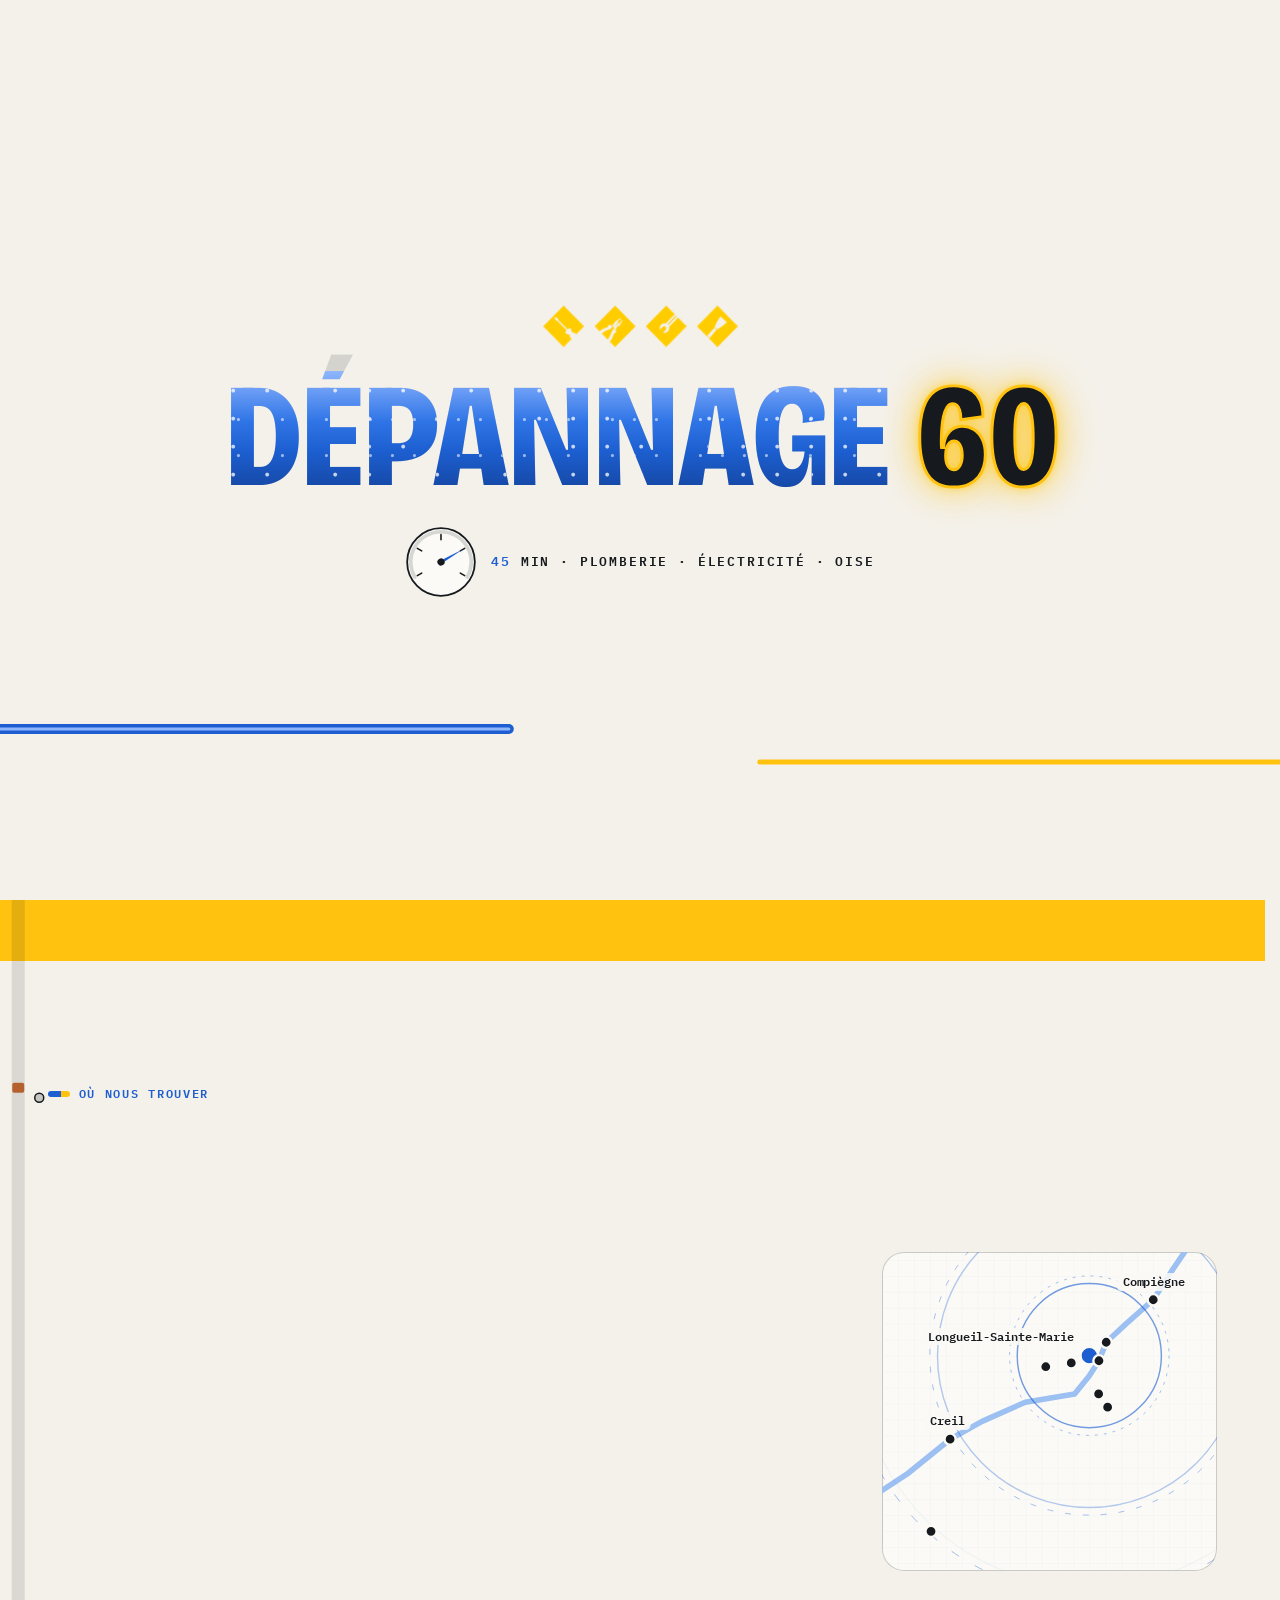
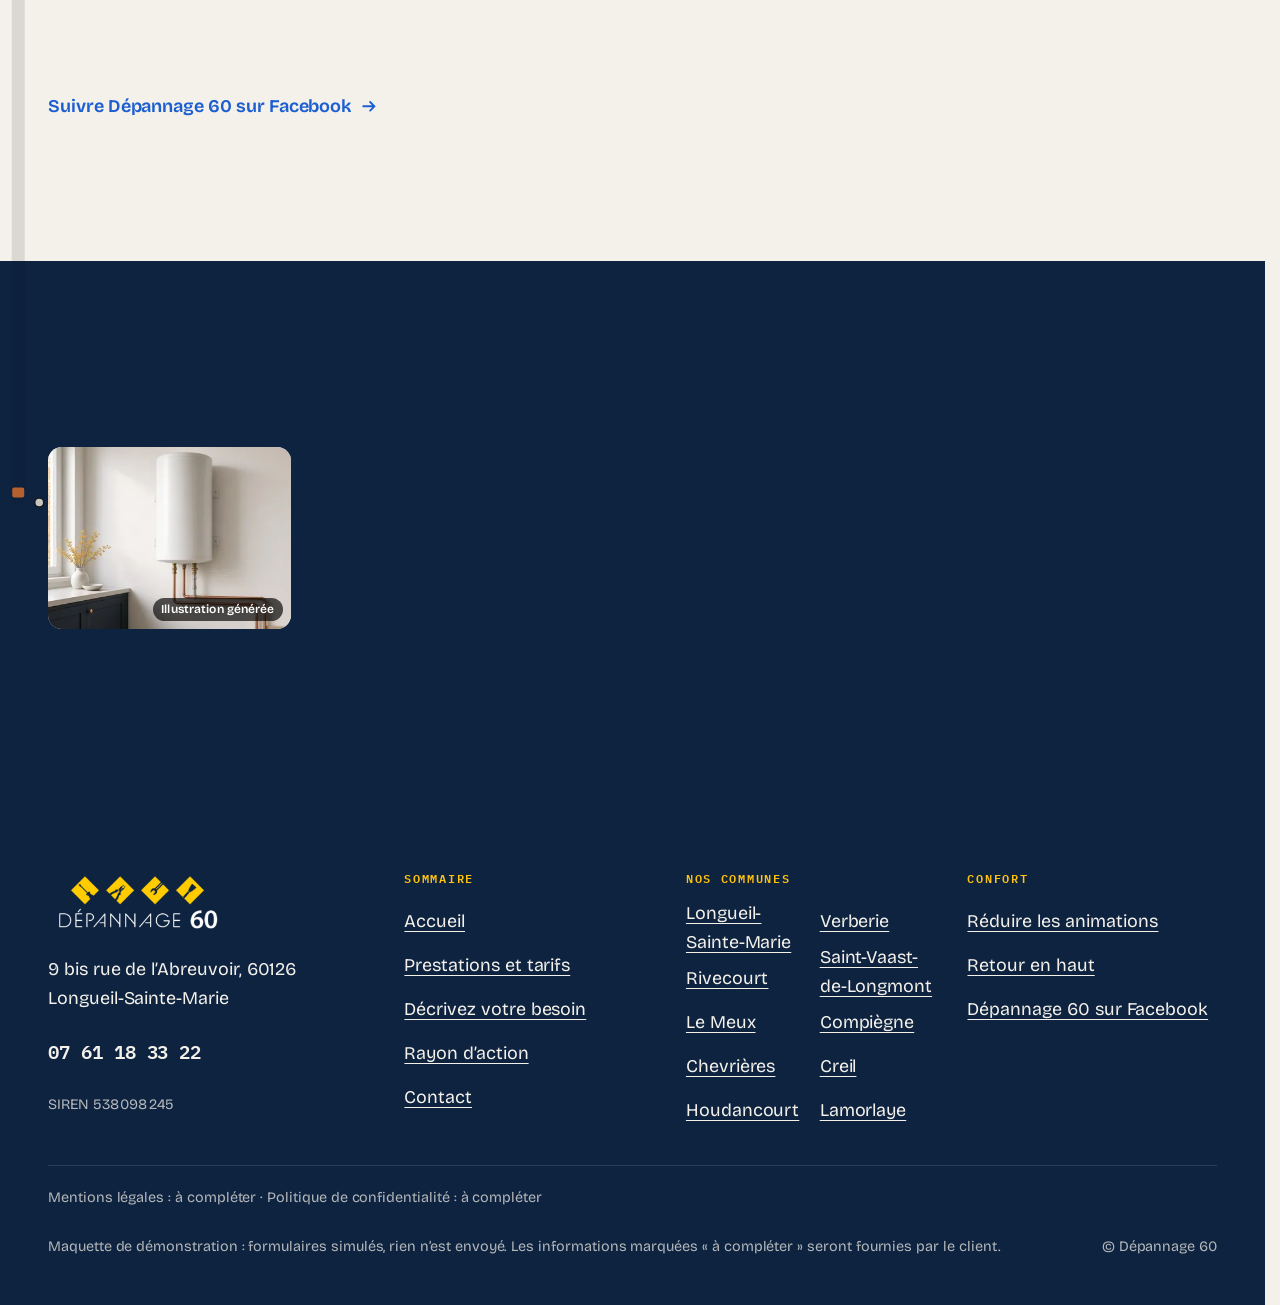
<file: contact.html>
<!doctype html>
<html lang="fr" data-v="2" data-page="contact" data-curseur>
<head>
<meta charset="utf-8">
<meta name="viewport" content="width=device-width, initial-scale=1, viewport-fit=cover">
<title>Contact et rendez-vous : Dépannage 60</title>
<meta name="description" content="Demandez à être rappelé et prenez rendez-vous avec Dépannage 60, ou appelez le 07 61 18 33 22.">
<meta name="robots" content="noindex, nofollow">
<link rel="canonical" href="https://depannage-60-maquette.vercel.app/contact">
<style>:root{--fond:#f4f1ea;--texte:#16191d;--voile-fond:#0e2340;--ouverture-fond:#f4f1ea;--menu-fond:#f4f1ea}:root { --entete-h: 72px; --barres-h: 0px; } html { background: var(--fond); color: var(--texte); scrollbar-gutter: stable; } body { margin: 0; background: var(--fond); } html.js:not(.calme):not(.secours):not([data-arrivee="retour"]) [data-anime] { opacity: 0; } html.js:not(.calme):not(.secours):not([data-arrivee="retour"]) [data-anime].vu { opacity: 1; } [data-voile] { position: fixed; inset: 0; z-index: 900; background: var(--voile-fond); transform: translateY(100%); visibility: hidden; pointer-events: none; } html[data-arrivee="voile"]:not(.voile-leve):not(.calme):not(.secours) [data-voile] { transform: none; visibility: visible; } html.calme [data-voile], html.secours [data-voile] { visibility: hidden !important; } .ouverture-panneau { position: fixed; inset: 0; z-index: 850; display: none; place-content: center; justify-items: center; background: var(--ouverture-fond, var(--voile-fond)); color: var(--fond); text-align: center; } html.js[data-arrivee="intro"]:not(.calme):not(.secours):not(.intro-finie) .ouverture-panneau { display: grid; } html.defilement-bloque, html.defilement-bloque body, html.js[data-arrivee="intro"]:not(.calme):not(.secours):not(.intro-finie), html.js[data-arrivee="intro"]:not(.calme):not(.secours):not(.intro-finie) body, html[data-arrivee="voile"]:not(.voile-leve):not(.calme):not(.secours), html[data-arrivee="voile"]:not(.voile-leve):not(.calme):not(.secours) body { overflow: hidden; } html.js[data-arrivee="intro"]:not(.calme):not(.secours):not(.intro-finie) { background-color: var(--ouverture-fond, var(--voile-fond)); } html[data-arrivee="voile"]:not(.voile-leve):not(.calme):not(.secours) { background-color: var(--voile-fond); }</style>
<script>(function () {
var d = document.documentElement, ss = null, ls = null;
try { ss = window.sessionStorage; ls = window.localStorage; } catch (e) {}
d.classList.add('js');
var calme = false;
try { calme = !!ls && ls.getItem('socle:calme') === 'oui'; } catch (e) {}
if (!calme && window.matchMedia && matchMedia('(prefers-reduced-motion: reduce)').matches) calme = true;
if (calme) d.classList.add('calme');
var nav = performance.getEntriesByType ? performance.getEntriesByType('navigation')[0] : null;
var type = nav ? nav.type : 'navigate';
var depart = null;
try { depart = JSON.parse(ss.getItem('socle:depart') || 'null'); ss.removeItem('socle:depart'); } catch (e) {}
if (depart && !(Date.now() - depart.t < 15000)) depart = null;
var retourSection = false;
try { retourSection = !!ss.getItem('socle:calme-retour'); } catch (e) {}
var mode = type === 'back_forward' || retourSection ? 'retour' : type === 'reload' ? 'intro' : depart ? 'voile' : 'intro';
d.setAttribute('data-arrivee', mode);
if (mode === 'voile' && depart.couleur) d.style.setProperty('--voile-fond', depart.couleur);
if (type === 'reload' && 'scrollRestoration' in history) {
if (!retourSection) history.scrollRestoration = 'manual';
}
try {
var choisie = ls && ls.getItem('socle:langue');
var langue = (d.lang || '').slice(0, 2);
if (choisie && choisie !== langue && type === 'navigate' && !depart) {
var alt = document.querySelector('link[rel="alternate"][hreflang="' + choisie + '"]');
if (alt) location.replace(new URL(alt.href).pathname + location.search + location.hash);
}
} catch (e) {}
setTimeout(function () { if (!d.classList.contains('demarre')) d.classList.add('secours'); }, 2000);
})();</script>
<link rel="preload" href="/assets/polices/bricolage.woff2" as="font" type="font/woff2" crossorigin>
<link rel="stylesheet" href="/assets/css/socle.css?v=2">
<link rel="stylesheet" href="/assets/css/site.css?v=2">
<link rel="modulepreload" href="/assets/js/site.js?v=2">
<link rel="modulepreload" href="/assets/js/socle/index.js?v=2">
<script src="/assets/vendor/gsap.min.js" defer></script>
<script src="/assets/vendor/ScrollTrigger.min.js" defer></script>
<script src="/assets/vendor/SplitText.min.js" defer></script>
<script type="module" src="/assets/js/site.js?v=2"></script>
<meta name="theme-color" content="#f4f1ea">
<link rel="icon" href="/assets/images/favicon-32.png" type="image/png" sizes="32x32">
<link rel="apple-touch-icon" href="/assets/images/apple-touch-icon.png">
<meta property="og:type" content="website">
<meta property="og:site_name" content="Dépannage 60">
<meta property="og:locale" content="fr_FR">
<meta property="og:title" content="Contact et rendez-vous : Dépannage 60">
<meta property="og:description" content="Demandez à être rappelé et prenez rendez-vous avec Dépannage 60, ou appelez le 07 61 18 33 22.">
<meta property="og:url" content="https://depannage-60-maquette.vercel.app/contact">
<meta property="og:image" content="https://depannage-60-maquette.vercel.app/assets/partage/contact-fr.jpg">
<meta property="og:image:width" content="1200">
<meta property="og:image:height" content="630">
<meta property="og:image:alt" content="Contacter Dépannage 60">
<meta name="twitter:card" content="summary_large_image">
<script type="application/ld+json">{"@context":"https://schema.org","@type":["Plumber","Electrician"],"name":"Dépannage 60","telephone":"+33761183322","address":{"@type":"PostalAddress","streetAddress":"9 bis rue de l’Abreuvoir","postalCode":"60126","addressLocality":"Longueil-Sainte-Marie","addressCountry":"FR"},"areaServed":["Longueil-Sainte-Marie","Rivecourt","Le Meux","Chevrières","Houdancourt","Verberie","Saint-Vaast-de-Longmont","Compiègne","Creil","Lamorlaye","Oise"],"sameAs":["https://www.facebook.com/profile.php?id=100025931762469"]}</script>
</head>
<body id="haut">
<div data-voile aria-hidden="true"><div class="voile-contenu"><img src="/assets/images/losanges.png" alt="" width="472" height="112"><span data-voile-libelle>Contact</span></div></div>
<div class="ouverture-panneau" data-ouverture data-gouttiere="#f4f1ea" aria-hidden="true">
  <div class="ouv-moitie ouv-haut"></div><div class="ouv-moitie ouv-bas"></div>
  <svg class="ouv-reseaux" viewBox="0 0 1000 600" preserveAspectRatio="none" aria-hidden="true">
    <path class="ouv-tuyau" d="M-10 486 H430 Q480 486 480 456 V440" pathLength="1"/>
    <path class="ouv-tuyau-eau" d="M-10 486 H430 Q480 486 480 456 V440" pathLength="1"/>
    <path class="ouv-cable" d="M1010 508 H560 Q520 508 520 478 V452" pathLength="1"/>
  </svg>
  <div class="ouv-scene">
    <img class="ouv-losanges" src="/assets/images/losanges.png" alt="" width="472" height="112">
    <p class="ouv-nom"><span class="ouv-mot">DÉPANNAGE<span class="ouv-eau">DÉPANNAGE</span></span><span class="ouv-60">60<span class="ouv-60-lum">60</span><svg class="ouv-arc" viewBox="0 0 100 60" preserveAspectRatio="none" aria-hidden="true" focusable="false"><path class="ouv-arc-halo" d="M0 30 H100"/><path class="ouv-arc-trait" d="M0 30 H100"/></svg></span></p>
    <div class="ouv-bas-ligne">
      <svg class="mano ouv-mano" viewBox="0 0 100 100" aria-hidden="true" focusable="false" style="--angle:60deg">
<circle class="mano-fond" cx="50" cy="50" r="47"/>
<path class="mano-arc" d="M13.6 71.0 A42 42 0 1 1 86.4 71.0" pathLength="1"/>
<g class="mano-grad"><line x1="17.1" y1="69.0" x2="23.2" y2="65.5"/><line x1="17.1" y1="31.0" x2="23.2" y2="34.5"/><line x1="50.0" y1="12.0" x2="50.0" y2="19.0"/><line x1="82.9" y1="31.0" x2="76.8" y2="34.5"/><line x1="82.9" y1="69.0" x2="76.8" y2="65.5"/></g>
<g class="mano-aiguille"><path d="M50 50 L48 47 L50 14 L52 47 Z"/><circle cx="50" cy="50" r="5"/></g>
</svg>
      <p class="ouv-ligne"><span class="ouv-chiffre" data-ouv-chiffre>45</span> min · Plomberie · Électricité · Oise</p>
    </div>
  </div>
</div>
<a class="evitement" href="#contenu">Aller au contenu</a>
<header data-entete>
  <div class="entete-rangee">
    <a class="entete-logo" href="/" data-libelle="Accueil">
      <img src="/assets/images/logo-encre.png" alt="" width="622" height="242"><span class="visuellement-cache">Dépannage 60, Accueil</span>
    </a>
    <nav data-nav aria-label="Navigation principale">
      <ul><li><a href="/prestations" data-libelle="Prestations et tarifs">Prestations et tarifs</a></li><li><a href="/decrivez-votre-besoin" data-libelle="Décrivez votre besoin">Décrivez votre besoin</a></li><li><a href="/rayon-d-action" data-libelle="Rayon d’action">Rayon d’action</a></li><li><a href="/contact" data-libelle="Contact" aria-current="page">Contact</a></li></ul>
    </nav>
    <div class="entete-actions">
      <a class="bouton bouton--jaune entete-tel" href="tel:+33761183322"><svg class="ico" viewBox="0 0 24 24" aria-hidden="true" focusable="false"><path d="M6.6 3.5 9 3l1.6 4.2-2 1.4a12 12 0 0 0 6.8 6.8l1.4-2L21 15l-.5 2.4A2.5 2.5 0 0 1 18 19.5C10.5 19.2 4.8 13.5 4.5 6a2.5 2.5 0 0 1 2.1-2.5Z" fill="currentColor"/></svg><span>07 61 18 33 22</span></a>
      <button type="button" data-menu-bouton aria-controls="menu" aria-expanded="false" data-libelle-ouvrir="Menu" data-libelle-fermer="Fermer"><span data-libelle-bouton>Menu</span></button>
    </div>
  </div>
</header>
<div id="menu" data-menu role="dialog" aria-modal="true" aria-label="Menu">
  <ul><li style="--i:0"><a href="/" class="menu-lien" data-libelle="Accueil">Accueil</a></li><li style="--i:1"><a href="/prestations" class="menu-lien" data-libelle="Prestations et tarifs">Prestations et tarifs</a></li><li style="--i:2"><a href="/decrivez-votre-besoin" class="menu-lien" data-libelle="Décrivez votre besoin">Décrivez votre besoin</a></li><li style="--i:3"><a href="/rayon-d-action" class="menu-lien" data-libelle="Rayon d’action">Rayon d’action</a></li><li style="--i:4"><a href="/contact" class="menu-lien" data-libelle="Contact" aria-current="page">Contact</a></li></ul>
  <p><a class="bouton bouton--jaune" href="tel:+33761183322"><svg class="ico" viewBox="0 0 24 24" aria-hidden="true" focusable="false"><path d="M6.6 3.5 9 3l1.6 4.2-2 1.4a12 12 0 0 0 6.8 6.8l1.4-2L21 15l-.5 2.4A2.5 2.5 0 0 1 18 19.5C10.5 19.2 4.8 13.5 4.5 6a2.5 2.5 0 0 1 2.1-2.5Z" fill="currentColor"/></svg>Appeler le 07 61 18 33 22</a></p>
  <p><button type="button" class="lien" data-calme-bascule data-libelle-reduire="Réduire les animations" data-libelle-retablir="Rétablir les animations" data-libelle-systeme="Animations réduites par le réglage de votre appareil"><span data-libelle-bouton>Réduire les animations</span></button></p>
</div>
<main id="contenu" tabindex="-1">
<section class="tete-prise" id="demande">
  <div class="conteneur tete-prise-grille">
    <div class="tete-prise-texte">
      <p class="surtitre surtitre--encre" data-raccord-cible>Contact et rendez-vous</p>
      <h1 data-anime="gsap" class="tete-prise-titre">Demandez à être rappelé.</h1>
      <p data-anime="gsap">Décrivez votre demande en trois étapes : nous vous recontactons pour préciser le détail et le délai d’intervention.</p>
      <p class="tete-prise-actions" data-anime="gsap"><a class="bouton bouton--encre" href="#formulaire" data-sans-transition data-action-principale>Remplir ma demande</a> <a class="tete-prise-tel" href="tel:+33761183322" data-info-cle><svg class="ico" viewBox="0 0 24 24" aria-hidden="true" focusable="false"><path d="M6.6 3.5 9 3l1.6 4.2-2 1.4a12 12 0 0 0 6.8 6.8l1.4-2L21 15l-.5 2.4A2.5 2.5 0 0 1 18 19.5C10.5 19.2 4.8 13.5 4.5 6a2.5 2.5 0 0 1 2.1-2.5Z" fill="currentColor"/></svg>Ou appelez le 07 61 18 33 22</a></p>
      <div class="prise" data-effet="prise-branchee" data-visuel><svg class="prise-svg" viewBox="0 0 520 120" aria-hidden="true" focusable="false">
<path class="prise-cable" d="M-20 70 C 120 70, 160 20, 300 52 S 400 70, 404 66" pathLength="1"/>
<g class="prise-fiche"><rect x="380" y="46" width="54" height="40" rx="10"/><rect x="434" y="56" width="22" height="7" rx="2"/><rect x="434" y="70" width="22" height="7" rx="2"/></g>
<g class="prise-socle"><rect x="462" y="30" width="56" height="72" rx="12"/><circle cx="490" cy="66" r="20"/><circle class="prise-trou" cx="483" cy="60" r="3"/><circle class="prise-trou" cx="483" cy="73" r="3"/></g>
</svg></div>
    </div>
    <div class="fpe" id="formulaire" data-module="formulaire-par-etapes" data-anime="gsap">
      <div class="fpe__carton">
        <span class="fpe-led" aria-hidden="true"></span>
        <form class="fpe__form" action="#" method="post" novalidate>
          <div class="fpe__progression">
            <ol class="fpe__reperes" aria-label="Progression"></ol>
            <div class="fpe__barre" aria-hidden="true"><span></span></div>
            <p class="fpe__etat" aria-live="polite"></p>
          </div>
          <fieldset class="fpe__etape" data-etape="Votre besoin">
            <legend class="fpe__legende"><h2 class="fpe__titre">De quels travaux s’agit-il ?</h2></legend>
            <fieldset class="fpe__groupe" data-libelle="Type de travaux">
              <legend class="fpe__groupe-titre">Type de travaux <i aria-hidden="true">*</i></legend>
              <div class="fpe__puces"><label class="fpe__puce"><input type="radio" name="type" value="Plomberie" required><span class="fpe__choix-texte">Plomberie</span></label><label class="fpe__puce"><input type="radio" name="type" value="Électricité"><span class="fpe__choix-texte">Électricité</span></label><label class="fpe__puce"><input type="radio" name="type" value="Chauffage"><span class="fpe__choix-texte">Chauffage</span></label><label class="fpe__puce"><input type="radio" name="type" value="Maçonnerie"><span class="fpe__choix-texte">Maçonnerie</span></label><label class="fpe__puce"><input type="radio" name="type" value="Menuiserie"><span class="fpe__choix-texte">Menuiserie</span></label><label class="fpe__puce"><input type="radio" name="type" value="Plâtrerie"><span class="fpe__choix-texte">Plâtrerie</span></label><label class="fpe__puce"><input type="radio" name="type" value="Revêtement murs"><span class="fpe__choix-texte">Revêtement murs</span></label><label class="fpe__puce"><input type="radio" name="type" value="Revêtement sol"><span class="fpe__choix-texte">Revêtement sol</span></label><label class="fpe__puce"><input type="radio" name="type" value="Projet complet"><span class="fpe__choix-texte">Projet complet</span></label></div>
            </fieldset>
            <fieldset class="fpe__groupe" data-libelle="Nature de l’intervention">
              <legend class="fpe__groupe-titre">Nature de l’intervention <i aria-hidden="true">*</i></legend>
              <div class="fpe__puces"><label class="fpe__puce"><input type="radio" name="nature" value="Dépannage" required><span class="fpe__choix-texte">Dépannage</span></label><label class="fpe__puce"><input type="radio" name="nature" value="Dépannage en urgence"><span class="fpe__choix-texte">Dépannage en urgence</span></label><label class="fpe__puce"><input type="radio" name="nature" value="Rénovation"><span class="fpe__choix-texte">Rénovation</span></label><label class="fpe__puce"><input type="radio" name="nature" value="Réparation"><span class="fpe__choix-texte">Réparation</span></label><label class="fpe__puce"><input type="radio" name="nature" value="Montage"><span class="fpe__choix-texte">Montage</span></label><label class="fpe__puce"><input type="radio" name="nature" value="Pose"><span class="fpe__choix-texte">Pose</span></label><label class="fpe__puce"><input type="radio" name="nature" value="Partenariat professionnel"><span class="fpe__choix-texte">Partenariat professionnel</span></label></div>
            </fieldset>
          </fieldset>
          <fieldset class="fpe__etape" data-etape="Les détails">
            <legend class="fpe__legende"><h2 class="fpe__titre">Racontez-nous.</h2></legend>
            <div class="fpe__champ">
              <label for="fpe-prestation">Prestation choisie</label>
              <select id="fpe-prestation" name="prestation" data-libelle="Prestation choisie">
                <option value="">Aucune, je décris ma demande</option>
                <option value="debouchage-wc" data-reseau="plomberie">Débouchage WC</option><option value="reparation-de-fuite-sur-alimentation-wc" data-reseau="plomberie">Réparation de fuite sur alimentation WC</option><option value="remplacement-robinet-wc" data-reseau="plomberie">Remplacement robinet WC</option><option value="reparation-chasse-d-eau-flotteur" data-reseau="plomberie">Réparation chasse d’eau / flotteur</option><option value="remplacement-joint-au-pipe-d-evacuation" data-reseau="plomberie">Remplacement joint au pipe d’évacuation</option><option value="creation-d-une-alimentation-douchette-wc" data-reseau="plomberie">Création d’une alimentation douchette WC</option><option value="pack-wc-standard-complet" data-reseau="plomberie">Pack WC standard complet</option><option value="debouchage-evier" data-reseau="plomberie">Débouchage évier</option><option value="remplacement-robinet-mitigeur-evier" data-reseau="plomberie">Remplacement robinet mitigeur évier</option><option value="robinet-melangeur-d-evier-a-remplacer" data-reseau="plomberie">Robinet mélangeur d’évier à remplacer</option><option value="vidange-evier" data-reseau="plomberie">Vidange évier</option><option value="reparation-de-fuite-sur-alimentation-en-eau-evier" data-reseau="plomberie">Réparation de fuite sur alimentation en eau évier</option><option value="reparation-de-fuite-sur-evacuation-evier" data-reseau="plomberie">Réparation de fuite sur évacuation évier</option><option value="vidange-machine-a-laver" data-reseau="plomberie">Vidange machine à laver</option><option value="remplacement-robinet-machine-a-laver" data-reseau="plomberie">Remplacement robinet machine à laver</option><option value="creation-alimentation-et-evacuation-machine-a-laver" data-reseau="plomberie">Création alimentation et évacuation machine à laver</option><option value="remplacement-flexible-gaz-pc-gaz-a-vie" data-reseau="plomberie">Remplacement flexible gaz (PC gaz) à vie</option><option value="pack-meuble-evier-complet" data-reseau="plomberie">Pack meuble évier complet</option><option value="debouchage-lavabo" data-reseau="plomberie">Débouchage lavabo</option><option value="vidange-lavabo" data-reseau="plomberie">Vidange lavabo</option><option value="remplacement-robinet-mitigeur-lavabo" data-reseau="plomberie">Remplacement robinet mitigeur lavabo</option><option value="robinet-melangeur-de-lavabo-a-remplacer" data-reseau="plomberie">Robinet mélangeur de lavabo à remplacer</option><option value="reparation-de-fuite-sur-alimentation-en-eau-lavabo" data-reseau="plomberie">Réparation de fuite sur alimentation en eau lavabo</option><option value="reparation-de-fuite-sur-evacuation-lavabo" data-reseau="plomberie">Réparation de fuite sur évacuation lavabo</option><option value="pack-remplacement-lavabo-complet" data-reseau="plomberie">Pack remplacement lavabo complet</option><option value="debouchage-baignoire" data-reseau="plomberie">Débouchage baignoire</option><option value="robinet-mitigeur-baignoire" data-reseau="plomberie">Robinet mitigeur baignoire</option><option value="robinet-melangeur-de-baignoire-a-remplacer" data-reseau="plomberie">Robinet mélangeur de baignoire à remplacer</option><option value="robinet-thermostatique-a-remplacer" data-reseau="plomberie">Robinet thermostatique à remplacer</option><option value="vidange-baignoire" data-reseau="plomberie">Vidange baignoire</option><option value="joint-silicone-baignoire" data-reseau="plomberie">Joint silicone baignoire</option><option value="fuite-sur-evacuation-baignoire" data-reseau="plomberie">Fuite sur évacuation baignoire</option><option value="fuite-sur-alimentation-en-eau-baignoire" data-reseau="plomberie">Fuite sur alimentation en eau baignoire</option><option value="pack-remplacement-baignoire-complete" data-reseau="plomberie">Pack remplacement baignoire complète</option><option value="debouchage-douche" data-reseau="plomberie">Débouchage douche</option><option value="vidange-douche" data-reseau="plomberie">Vidange douche</option><option value="remplacement-robinet-mitigeur-douche" data-reseau="plomberie">Remplacement robinet mitigeur douche</option><option value="reparation-de-fuite-sur-alimentation-en-eau-douche" data-reseau="plomberie">Réparation de fuite sur alimentation en eau douche</option><option value="reparation-de-fuite-sur-evacuation-douche" data-reseau="plomberie">Réparation de fuite sur évacuation douche</option><option value="barre-de-pommeau-de-douche-a-remplacer" data-reseau="plomberie">Barre de pommeau de douche à remplacer</option><option value="pack-remplacement-receveur-de-douche" data-reseau="plomberie">Pack remplacement receveur de douche</option><option value="probleme-de-ballon-d-eau-chaude" data-reseau="plomberie">Problème de ballon d’eau chaude</option><option value="remplacement-reducteur-de-pression" data-reseau="plomberie">Remplacement réducteur de pression</option><option value="remplacement-groupe-de-securite" data-reseau="plomberie">Remplacement groupe de sécurité</option><option value="remplacement-des-thermostats-de-chauffe-eau" data-reseau="plomberie">Remplacement des thermostats de chauffe-eau</option><option value="fuite-sur-alimentation-du-ballon-d-eau-chaude" data-reseau="plomberie">Fuite sur alimentation du ballon d’eau chaude</option><option value="fuite-sur-evacuation-du-ballon-d-eau-chaude" data-reseau="plomberie">Fuite sur évacuation du ballon d’eau chaude</option><option value="remplacement-du-ballon-ou-de-la-resistance" data-reseau="plomberie">Remplacement du ballon ou de la résistance</option><option value="pack-remplacement-chauffe-eau-electrique" data-reseau="plomberie">Pack remplacement chauffe-eau électrique</option><option value="recherche-de-fuite-simple" data-reseau="plomberie">Recherche de fuite simple</option><option value="recherche-de-fuite-approfondie" data-reseau="plomberie">Recherche de fuite approfondie</option><option value="j-ai-une-trace-d-humidite" data-reseau="plomberie">J’ai une trace d’humidité</option><option value="remplacement-vanne-d-arret" data-reseau="plomberie">Remplacement vanne d’arrêt</option><option value="j-ai-une-fuite-sur-un-joint" data-reseau="plomberie">J’ai une fuite sur un joint</option><option value="fuite-sur-un-flexible" data-reseau="plomberie">Fuite sur un flexible</option><option value="remplacement-reducteur-de-pression-canalisation" data-reseau="plomberie">Remplacement réducteur de pression</option><option value="remplacement-vanne-d-arret-exterieure" data-reseau="plomberie">Remplacement vanne d’arrêt extérieure</option><option value="remplacement-reducteur-de-pression-exterieur" data-reseau="plomberie">Remplacement réducteur de pression extérieur</option><option value="remplacement-robinet-de-puisage-exterieur" data-reseau="plomberie">Remplacement robinet de puisage extérieur</option><option value="fuite-sur-une-alimentation-d-eau-visible" data-reseau="plomberie">Fuite sur une alimentation d’eau visible</option><option value="fuite-sur-un-tuyau-d-evacuation-visible" data-reseau="plomberie">Fuite sur un tuyau d’évacuation visible</option><option value="creation-d-une-alimentation-et-d-une-evacuation-d-eau" data-reseau="plomberie">Création d’une alimentation et d’une évacuation d’eau</option><option value="robinet-de-machine-a-laver-a-remplacer" data-reseau="plomberie">Robinet de machine à laver à remplacer</option><option value="robinet-de-lave-vaisselle-a-remplacer" data-reseau="plomberie">Robinet de lave-vaisselle à remplacer</option><option value="creation-alimentation-machine-a-laver" data-reseau="plomberie">Création alimentation machine à laver</option><option value="creation-evacuation-machine-a-laver" data-reseau="plomberie">Création évacuation machine à laver</option><option value="prises-electriques-standard" data-reseau="electricite">Prises électriques standard</option><option value="prises-electriques-specialisees" data-reseau="electricite">Prises électriques spécialisées</option><option value="prises-electriques-communication" data-reseau="electricite">Prises électriques communication</option>
              </select>
            </div>
            <div class="fpe__grille">
              <div class="fpe__champ"><label for="fpe-piece">Pièce concernée</label>
                <select id="fpe-piece" name="piece"><option value=""></option><option>Salle de bain</option><option>WC</option><option>Cuisine</option><option>Buanderie</option><option>Chambre</option><option>Séjour</option><option>Garage</option><option>Sous-sol</option><option>Extérieur</option><option>Autre</option></select></div>
              <div class="fpe__champ"><label for="fpe-delai">Délai souhaité</label>
                <select id="fpe-delai" name="delai"><option value="urgence">Dépannage en urgence</option><option value="semaine">Dans la semaine</option><option value="planifier">À planifier</option></select></div>
            </div>
            <div class="fpe__champ">
              <label for="fpe-message">Votre demande <i aria-hidden="true">*</i></label>
              <textarea id="fpe-message" name="message" rows="4" minlength="10" required aria-describedby="fpe-message-aide"></textarea>
              <p class="fpe__aide" id="fpe-message-aide">Ce qui se passe, depuis quand, ce que vous avez déjà essayé.</p>
            </div>
            <div class="fpe__champ"><label for="fpe-photos">Une ou deux photos (facultatif)</label><input id="fpe-photos" name="photos" type="file" accept="image/*" multiple></div>
          </fieldset>
          <fieldset class="fpe__etape" data-etape="Vos coordonnées">
            <legend class="fpe__legende"><h2 class="fpe__titre">Comment vous joindre ?</h2></legend>
            <div class="fpe__grille">
              <div class="fpe__champ"><label for="fpe-nom">Nom <i aria-hidden="true">*</i></label><input id="fpe-nom" name="nom" autocomplete="family-name" required></div>
              <div class="fpe__champ"><label for="fpe-prenom">Prénom <i aria-hidden="true">*</i></label><input id="fpe-prenom" name="prenom" autocomplete="given-name" required></div>
              <div class="fpe__champ"><label for="fpe-email">E-mail <i aria-hidden="true">*</i></label><input id="fpe-email" name="email" type="email" autocomplete="email" required></div>
              <div class="fpe__champ"><label for="fpe-tel">Téléphone <i aria-hidden="true">*</i></label><input id="fpe-tel" name="tel" type="tel" inputmode="tel" autocomplete="tel" required pattern="[0-9 +().\-]{10,20}"></div>
            </div>
            <label class="fpe__case"><input type="checkbox" name="accord" value="oui" required data-libelle="Accord" data-hors-recap><span class="fpe__choix-texte">J’accepte que mes coordonnées servent seulement à répondre à ma demande. <i aria-hidden="true">*</i></span></label>
            <p class="fpe__aide mention-donnees">Vos données servent seulement à vous recontacter. Politique de confidentialité : à compléter.</p>
          </fieldset>
          <fieldset class="fpe__etape" data-etape="Récapitulatif" data-recap>
            <legend class="fpe__legende"><h2 class="fpe__titre">Tout est juste ?</h2></legend>
            <div class="fpe__recap"></div>
          </fieldset>
          <div class="fpe__nav">
            <button class="fpe__bouton fpe__bouton--ligne" type="button" data-precedent>Retour</button>
            <button class="fpe__bouton" type="button" data-suivant>Continuer</button>
            <button class="fpe__bouton" type="submit">Envoyer la demande</button>
          </div>
          <p class="fpe__note">Formulaire de démonstration : rien n’est envoyé.</p>
        </form>
        <div class="fpe__fin" hidden data-message-envoi>
          <h2>Demande prête, rien n’a été envoyé.</h2>
          <p>Ceci est une maquette : le formulaire est simulé. Sur le site en ligne, Dépannage 60 recevra votre demande et vous rappellera.</p>
          <p data-resume></p>
          <button type="button" class="fpe__bouton fpe__bouton--ligne" data-recommencer>Nouvelle demande</button>
        </div>
      </div>
    </div>
  </div>
</section>
<section class="acces conteneur" id="acces">
  <div class="acces-texte">
    <p class="surtitre" data-raccord-cible>Où nous trouver</p>
    <h2 data-anime="lignes">Au 9 bis rue de l’Abreuvoir, à Longueil-Sainte-Marie.</h2>
    <dl class="acces-liste" data-anime="cascade">
      <div><dt>Adresse</dt><dd>9 bis rue de l’Abreuvoir, 60126 Longueil-Sainte-Marie</dd></div>
      <div><dt>Téléphone</dt><dd><a href="tel:+33761183322">07 61 18 33 22</a></dd></div>
      <div><dt>Horaires</dt><dd class="a-completer">À compléter</dd></div>
    </dl>
    <p><a class="lien-fleche" href="https://www.facebook.com/profile.php?id=100025931762469" target="_blank" rel="noopener">Suivre Dépannage 60 sur Facebook <svg class="ico" viewBox="0 0 24 24" aria-hidden="true" focusable="false"><path d="M5 12h13m-5-5 5 5-5 5" fill="none" stroke="currentColor" stroke-width="2.2" stroke-linecap="round" stroke-linejoin="round"/></svg></a></p>
  </div>
  <div class="acces-visuels">
    <figure class="media acces-media" data-grok data-anime="rideau" style="--cadrage:55% 62%">
  <picture>
    <img src="/assets/images/grok/accueil-sac-784.webp" srcset="/assets/images/grok/accueil-sac-480.webp 480w, /assets/images/grok/accueil-sac-640.webp 640w, /assets/images/grok/accueil-sac-784.webp 784w" sizes="(max-width: 760px) 92vw, 24vw" alt="Sac à outils ouvert posé sur le pas d’une porte" width="784" height="980" loading="lazy" decoding="async">
  </picture><figcaption class="mention-ia">Illustration générée</figcaption>
</figure>
    <div data-effet="ondes-60"><div class="carte " id="carte-contact" role="img" aria-label="Schéma : Longueil-Sainte-Marie et les communes voisines" data-visuel data-carte>
  <svg viewBox="-26 -13 42 40" preserveAspectRatio="xMidYMid meet" aria-hidden="true" focusable="false">
    <defs><pattern id="carte-contact-grille" width="2" height="2" patternUnits="userSpaceOnUse"><path d="M2 0H0V2" fill="none" class="carte-grille"/></pattern></defs>
    <rect x="-26" y="-13" width="42" height="40" fill="url(#carte-contact-grille)"/>
    <circle class="carte-anneau" cx="0" cy="0" r="10" pathLength="1"/><circle class="carte-anneau" cx="0" cy="0" r="20" pathLength="1"/><circle class="carte-anneau" cx="0" cy="0" r="30" pathLength="1"/>
    <path class="carte-riviere" d="M20.55 -25.06 L15.55 -18.30 L10.56 -10.95 L8.02 -7.01 L4.60 -3.98 L2.12 -1.68 L1.21 0.64 L-0.04 2.59 L-1.85 4.80 L-8.03 5.84 L-13.45 8.24 L-17.46 10.48 L-22.88 14.87 L-27.95 18.19" pathLength="1"/>
    <g class="carte-ondes" data-ondes><circle r="1"/><circle r="1"/><circle r="1"/></g>
    <path class="carte-trajet" data-trajet d="M0 0" pathLength="1"/>
    <circle class="carte-point carte-point--depart" data-point="longueil-sainte-marie" cx="0.00" cy="0.00" r="1.1"/><circle class="carte-point" data-point="rivecourt" cx="1.21" cy="0.64" r="0.7"/><circle class="carte-point" data-point="le-meux" cx="2.12" cy="-1.68" r="0.7"/><circle class="carte-point" data-point="chevrieres" cx="-2.26" cy="0.91" r="0.7"/><circle class="carte-point" data-point="houdancourt" cx="-5.46" cy="1.39" r="0.7"/><circle class="carte-point" data-point="verberie" cx="1.17" cy="4.80" r="0.7"/><circle class="carte-point" data-point="saint-vaast-de-longmont" cx="2.30" cy="6.46" r="0.7"/><circle class="carte-point" data-point="compiegne" cx="8.02" cy="-7.01" r="0.7"/><circle class="carte-point" data-point="creil" cx="-17.46" cy="10.48" r="0.7"/><circle class="carte-point" data-point="lamorlaye" cx="-19.85" cy="22.03" r="0.7"/>
  </svg>
  <span class="carte-km" style="left:73.81%;top:54.15%" aria-hidden="true">10 km</span><span class="carte-km" style="left:85.71%;top:75.80%" aria-hidden="true">20 km</span>
  <span class="carte-km carte-km--riviere" style="left:90.61%;top:5.13%" aria-hidden="true">l’Oise</span>
  <span class="carte-etiquette carte-etiquette--fin" data-etiquette="longueil-sainte-marie" data-repere style="left:59.05%;top:26.50%" aria-hidden="true">Longueil-Sainte-Marie</span><span class="carte-etiquette carte-etiquette--debut carte-etiquette--secondaire" data-etiquette="rivecourt" data-repere style="left:66.19%;top:36.25%" aria-hidden="true">Rivecourt</span><span class="carte-etiquette carte-etiquette--debut carte-etiquette--secondaire" data-etiquette="le-meux" data-repere style="left:69.52%;top:26.00%" aria-hidden="true">Le Meux</span><span class="carte-etiquette carte-etiquette--fin carte-etiquette--secondaire" data-etiquette="chevrieres" data-repere style="left:53.81%;top:38.50%" aria-hidden="true">Chevrières</span><span class="carte-etiquette carte-etiquette--fin carte-etiquette--secondaire" data-etiquette="houdancourt" data-repere style="left:46.19%;top:31.00%" aria-hidden="true">Houdancourt</span><span class="carte-etiquette carte-etiquette--debut carte-etiquette--secondaire" data-etiquette="verberie" data-repere style="left:68.10%;top:43.50%" aria-hidden="true">Verberie</span><span class="carte-etiquette carte-etiquette--debut carte-etiquette--secondaire" data-etiquette="saint-vaast-de-longmont" data-repere style="left:70.48%;top:50.50%" aria-hidden="true">Saint-Vaast-de-Longmont</span><span class="carte-etiquette carte-etiquette--milieu" data-etiquette="compiegne" data-repere style="left:81.19%;top:9.50%" aria-hidden="true">Compiègne</span><span class="carte-etiquette carte-etiquette--milieu" data-etiquette="creil" data-repere style="left:19.52%;top:53.00%" aria-hidden="true">Creil</span><span class="carte-etiquette carte-etiquette--debut" data-etiquette="lamorlaye" data-repere style="left:20.48%;top:91.00%" aria-hidden="true">Lamorlaye</span>
  <span class="carte-note" aria-hidden="true">Schéma, distances à vol d’oiseau</span>
</div></div>
  </div>
</section>
<section class="fin-page fin-page--nuit" id="fin">
  <div class="conteneur fin-page-grille fin-page-grille--simple">
    <figure class="media fin-media" data-grok data-fx="zoom" style="--cadrage:55% 45%">
  <picture>
    <img src="/assets/images/grok/prestation-chauffe-eau-640.webp" srcset="/assets/images/grok/prestation-chauffe-eau-480.webp 480w, /assets/images/grok/prestation-chauffe-eau-640.webp 640w" sizes="(max-width: 760px) 92vw, 26vw" alt="Chauffe-eau électrique et ses raccords en cuivre" width="640" height="480" loading="lazy" decoding="async">
  </picture><figcaption class="mention-ia">Illustration générée</figcaption>
</figure>
    <div>
      <h2 data-anime="lignes" data-raccord-cible>Une urgence, tout de suite ?</h2>
      <p data-anime>Le téléphone reste le plus rapide.</p>
    </div>
    <p class="fin-actions" data-anime><a class="appel-numero appel-numero--moyen" href="tel:+33761183322" data-survol="magnetique"><svg class="ico" viewBox="0 0 24 24" aria-hidden="true" focusable="false"><path d="M6.6 3.5 9 3l1.6 4.2-2 1.4a12 12 0 0 0 6.8 6.8l1.4-2L21 15l-.5 2.4A2.5 2.5 0 0 1 18 19.5C10.5 19.2 4.8 13.5 4.5 6a2.5 2.5 0 0 1 2.1-2.5Z" fill="currentColor"/></svg><span class="odo " data-effet="compteur" aria-hidden="true" data-audit-ignorer><span class="odo-roue"><span class="odo-bande" style="--n:0"></span></span><span class="odo-roue"><span class="odo-bande" style="--n:7"></span></span><span class="odo-espace"></span><span class="odo-roue"><span class="odo-bande" style="--n:6"></span></span><span class="odo-roue"><span class="odo-bande" style="--n:1"></span></span><span class="odo-espace"></span><span class="odo-roue"><span class="odo-bande" style="--n:1"></span></span><span class="odo-roue"><span class="odo-bande" style="--n:8"></span></span><span class="odo-espace"></span><span class="odo-roue"><span class="odo-bande" style="--n:3"></span></span><span class="odo-roue"><span class="odo-bande" style="--n:3"></span></span><span class="odo-espace"></span><span class="odo-roue"><span class="odo-bande" style="--n:2"></span></span><span class="odo-roue"><span class="odo-bande" style="--n:2"></span></span></span><span class="visuellement-cache">07 61 18 33 22</span></a></p>
  </div>
</section>
</main>
<footer class="pied" id="pied" data-masque-barre>
  <div class="conteneur pied-grille">
    <div class="pied-marque">
      <img src="/assets/images/logo-clair.png" alt="Dépannage 60" width="622" height="242" loading="lazy">
      <p>9 bis rue de l’Abreuvoir, 60126 Longueil-Sainte-Marie</p>
      <p><a class="pied-tel" href="tel:+33761183322">07 61 18 33 22</a></p>
      <p class="pied-petit">SIREN 538 098 245</p>
    </div>
    <nav aria-label="Sommaire">
      <p class="pied-titre">Sommaire</p>
      <ul><li><a href="/" data-libelle="Accueil">Accueil</a></li><li><a href="/prestations" data-libelle="Prestations et tarifs">Prestations et tarifs</a></li><li><a href="/decrivez-votre-besoin" data-libelle="Décrivez votre besoin">Décrivez votre besoin</a></li><li><a href="/rayon-d-action" data-libelle="Rayon d’action">Rayon d’action</a></li><li><a href="/contact" data-libelle="Contact" aria-current="page">Contact</a></li></ul>
    </nav>
    <div>
      <p class="pied-titre">Nos communes</p>
      <ul class="pied-communes"><li><a href="/rayon-d-action#commune-longueil-sainte-marie" data-libelle="Rayon d’action">Longueil-Sainte-Marie</a></li><li><a href="/rayon-d-action#commune-rivecourt" data-libelle="Rayon d’action">Rivecourt</a></li><li><a href="/rayon-d-action#commune-le-meux" data-libelle="Rayon d’action">Le Meux</a></li><li><a href="/rayon-d-action#commune-chevrieres" data-libelle="Rayon d’action">Chevrières</a></li><li><a href="/rayon-d-action#commune-houdancourt" data-libelle="Rayon d’action">Houdancourt</a></li><li><a href="/rayon-d-action#commune-verberie" data-libelle="Rayon d’action">Verberie</a></li><li><a href="/rayon-d-action#commune-saint-vaast-de-longmont" data-libelle="Rayon d’action">Saint-Vaast-de-Longmont</a></li><li><a href="/rayon-d-action#commune-compiegne" data-libelle="Rayon d’action">Compiègne</a></li><li><a href="/rayon-d-action#commune-creil" data-libelle="Rayon d’action">Creil</a></li><li><a href="/rayon-d-action#commune-lamorlaye" data-libelle="Rayon d’action">Lamorlaye</a></li></ul>
    </div>
    <div>
      <p class="pied-titre">Confort</p>
      <ul>
        <li><button type="button" class="lien" data-calme-bascule data-libelle-reduire="Réduire les animations" data-libelle-retablir="Rétablir les animations" data-libelle-systeme="Animations réduites par le réglage de votre appareil"><span data-libelle-bouton>Réduire les animations</span></button></li>
        <li><a href="#haut" data-sans-transition>Retour en haut</a></li>
        <li><a href="https://www.facebook.com/profile.php?id=100025931762469" target="_blank" rel="noopener">Dépannage 60 sur Facebook <span class="visuellement-cache">(nouvel onglet)</span></a></li>
      </ul>
    </div>
  </div>
  <div class="conteneur pied-bas">
    <p>Mentions légales : à compléter · Politique de confidentialité : à compléter</p>
    <p>Maquette de démonstration : formulaires simulés, rien n’est envoyé. Les informations marquées « à compléter » seront fournies par le client.</p>
    <p>© Dépannage 60</p>
  </div>
</footer>
<div data-barre-fixe>
  <a class="bouton bouton--jaune" href="tel:+33761183322"><svg class="ico" viewBox="0 0 24 24" aria-hidden="true" focusable="false"><path d="M6.6 3.5 9 3l1.6 4.2-2 1.4a12 12 0 0 0 6.8 6.8l1.4-2L21 15l-.5 2.4A2.5 2.5 0 0 1 18 19.5C10.5 19.2 4.8 13.5 4.5 6a2.5 2.5 0 0 1 2.1-2.5Z" fill="currentColor"/></svg>Appeler</a>
  <a href="/decrivez-votre-besoin" class="bouton bouton--encre" data-libelle="Décrivez votre besoin">Mon problème</a>
</div>
</body>
</html>
</file>
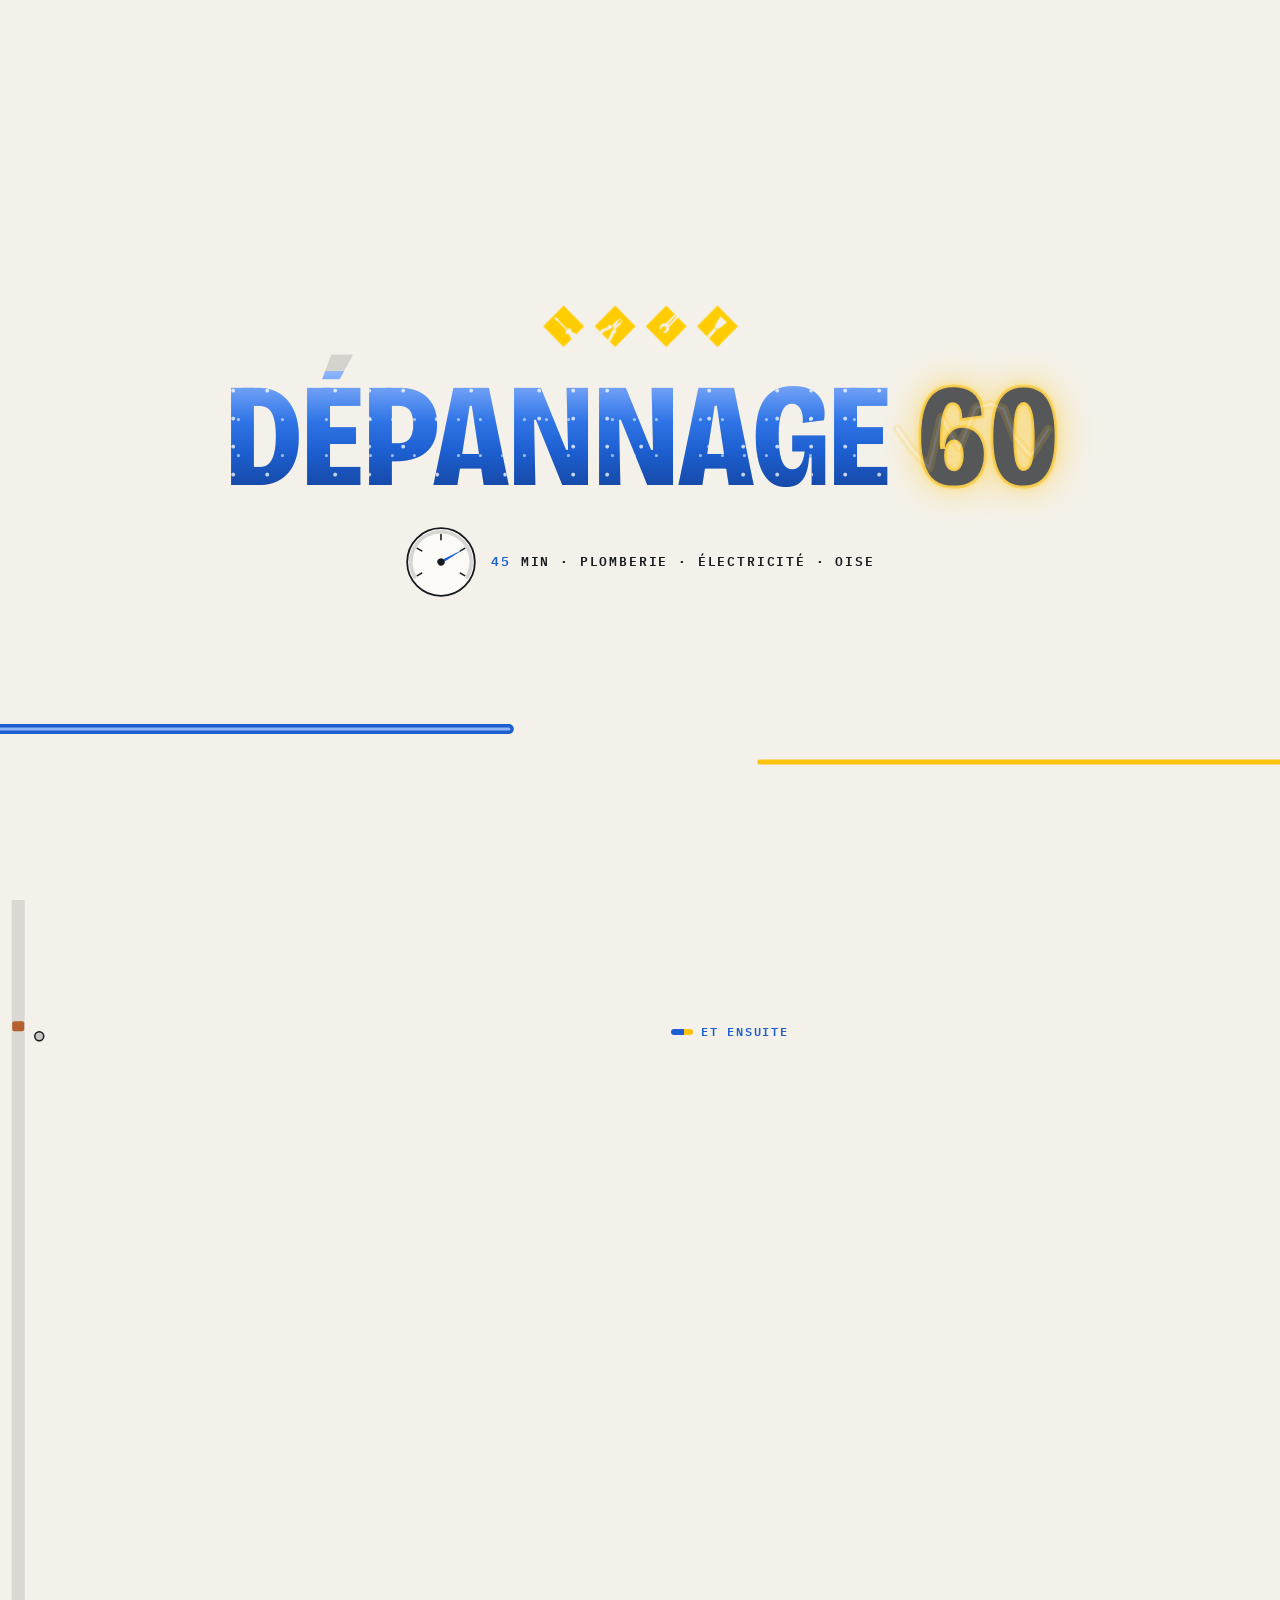
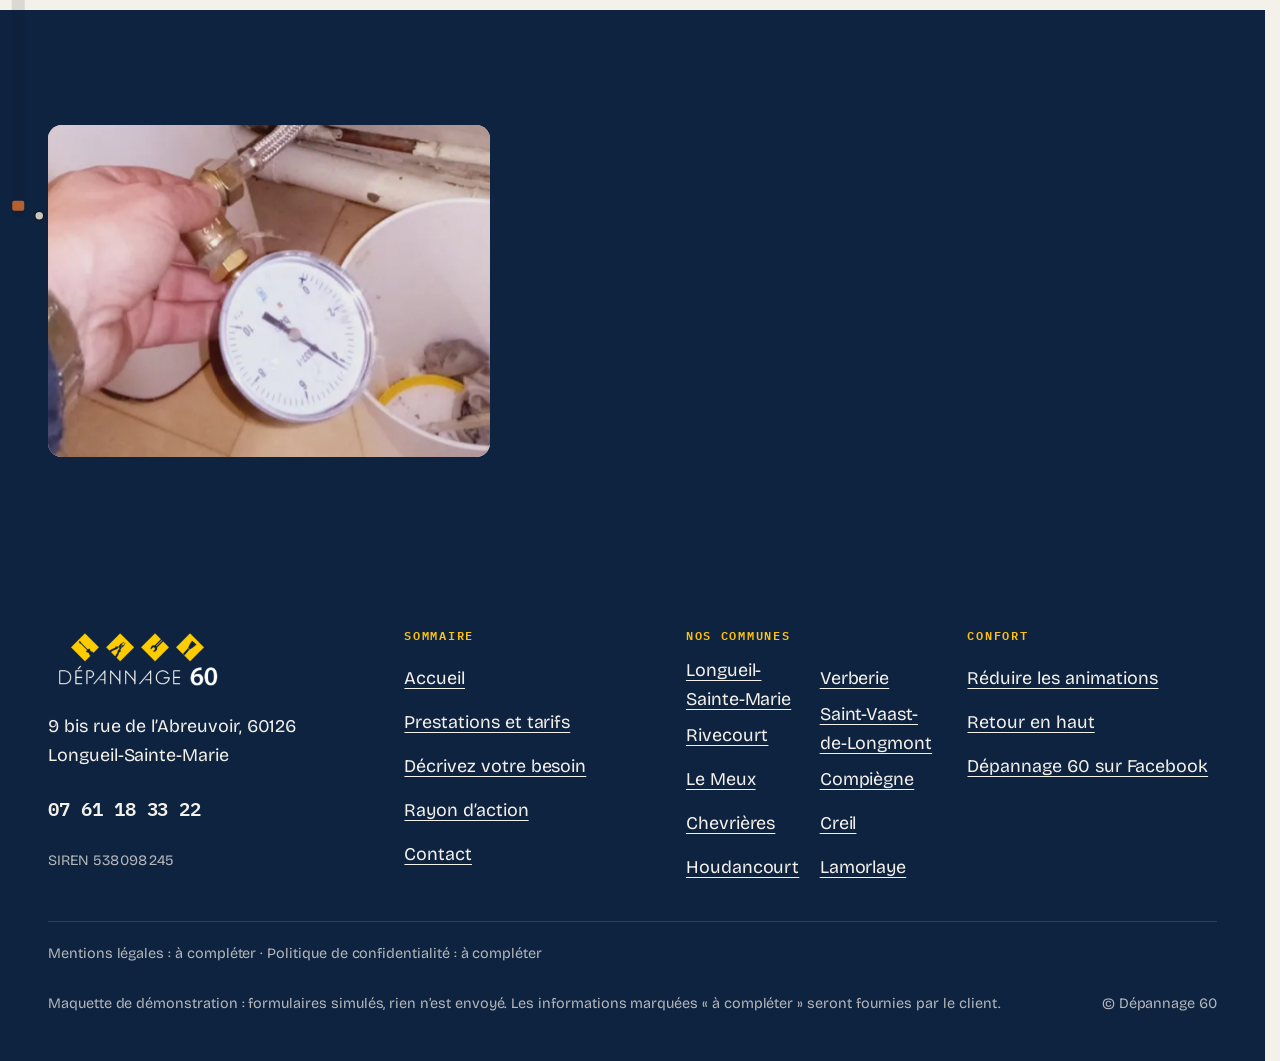
<file: decrivez-votre-besoin.html>
<!doctype html>
<html lang="fr" data-v="2" data-page="besoin" data-curseur>
<head>
<meta charset="utf-8">
<meta name="viewport" content="width=device-width, initial-scale=1, viewport-fit=cover">
<title>Décrivez votre besoin : Dépannage 60</title>
<meta name="description" content="Trois questions pour trouver la prestation qu’il vous faut, avec son prix, puis la commander ou appeler.">
<meta name="robots" content="noindex, nofollow">
<link rel="canonical" href="https://depannage-60-maquette.vercel.app/decrivez-votre-besoin">
<style>:root{--fond:#f4f1ea;--texte:#16191d;--voile-fond:#0e2340;--ouverture-fond:#f4f1ea;--menu-fond:#f4f1ea}:root { --entete-h: 72px; --barres-h: 0px; } html { background: var(--fond); color: var(--texte); scrollbar-gutter: stable; } body { margin: 0; background: var(--fond); } html.js:not(.calme):not(.secours):not([data-arrivee="retour"]) [data-anime] { opacity: 0; } html.js:not(.calme):not(.secours):not([data-arrivee="retour"]) [data-anime].vu { opacity: 1; } [data-voile] { position: fixed; inset: 0; z-index: 900; background: var(--voile-fond); transform: translateY(100%); visibility: hidden; pointer-events: none; } html[data-arrivee="voile"]:not(.voile-leve):not(.calme):not(.secours) [data-voile] { transform: none; visibility: visible; } html.calme [data-voile], html.secours [data-voile] { visibility: hidden !important; } .ouverture-panneau { position: fixed; inset: 0; z-index: 850; display: none; place-content: center; justify-items: center; background: var(--ouverture-fond, var(--voile-fond)); color: var(--fond); text-align: center; } html.js[data-arrivee="intro"]:not(.calme):not(.secours):not(.intro-finie) .ouverture-panneau { display: grid; } html.defilement-bloque, html.defilement-bloque body, html.js[data-arrivee="intro"]:not(.calme):not(.secours):not(.intro-finie), html.js[data-arrivee="intro"]:not(.calme):not(.secours):not(.intro-finie) body, html[data-arrivee="voile"]:not(.voile-leve):not(.calme):not(.secours), html[data-arrivee="voile"]:not(.voile-leve):not(.calme):not(.secours) body { overflow: hidden; } html.js[data-arrivee="intro"]:not(.calme):not(.secours):not(.intro-finie) { background-color: var(--ouverture-fond, var(--voile-fond)); } html[data-arrivee="voile"]:not(.voile-leve):not(.calme):not(.secours) { background-color: var(--voile-fond); }</style>
<script>(function () {
var d = document.documentElement, ss = null, ls = null;
try { ss = window.sessionStorage; ls = window.localStorage; } catch (e) {}
d.classList.add('js');
var calme = false;
try { calme = !!ls && ls.getItem('socle:calme') === 'oui'; } catch (e) {}
if (!calme && window.matchMedia && matchMedia('(prefers-reduced-motion: reduce)').matches) calme = true;
if (calme) d.classList.add('calme');
var nav = performance.getEntriesByType ? performance.getEntriesByType('navigation')[0] : null;
var type = nav ? nav.type : 'navigate';
var depart = null;
try { depart = JSON.parse(ss.getItem('socle:depart') || 'null'); ss.removeItem('socle:depart'); } catch (e) {}
if (depart && !(Date.now() - depart.t < 15000)) depart = null;
var retourSection = false;
try { retourSection = !!ss.getItem('socle:calme-retour'); } catch (e) {}
var mode = type === 'back_forward' || retourSection ? 'retour' : type === 'reload' ? 'intro' : depart ? 'voile' : 'intro';
d.setAttribute('data-arrivee', mode);
if (mode === 'voile' && depart.couleur) d.style.setProperty('--voile-fond', depart.couleur);
if (type === 'reload' && 'scrollRestoration' in history) {
if (!retourSection) history.scrollRestoration = 'manual';
}
try {
var choisie = ls && ls.getItem('socle:langue');
var langue = (d.lang || '').slice(0, 2);
if (choisie && choisie !== langue && type === 'navigate' && !depart) {
var alt = document.querySelector('link[rel="alternate"][hreflang="' + choisie + '"]');
if (alt) location.replace(new URL(alt.href).pathname + location.search + location.hash);
}
} catch (e) {}
setTimeout(function () { if (!d.classList.contains('demarre')) d.classList.add('secours'); }, 2000);
})();</script>
<link rel="preload" href="/assets/polices/bricolage.woff2" as="font" type="font/woff2" crossorigin>
<link rel="stylesheet" href="/assets/css/socle.css?v=2">
<link rel="stylesheet" href="/assets/css/site.css?v=2">
<link rel="modulepreload" href="/assets/js/site.js?v=2">
<link rel="modulepreload" href="/assets/js/socle/index.js?v=2">
<script src="/assets/vendor/gsap.min.js" defer></script>
<script src="/assets/vendor/ScrollTrigger.min.js" defer></script>
<script src="/assets/vendor/SplitText.min.js" defer></script>
<script type="module" src="/assets/js/site.js?v=2"></script>
<meta name="theme-color" content="#f4f1ea">
<link rel="icon" href="/assets/images/favicon-32.png" type="image/png" sizes="32x32">
<link rel="apple-touch-icon" href="/assets/images/apple-touch-icon.png">
<meta property="og:type" content="website">
<meta property="og:site_name" content="Dépannage 60">
<meta property="og:locale" content="fr_FR">
<meta property="og:title" content="Décrivez votre besoin : Dépannage 60">
<meta property="og:description" content="Trois questions pour trouver la prestation qu’il vous faut, avec son prix, puis la commander ou appeler.">
<meta property="og:url" content="https://depannage-60-maquette.vercel.app/decrivez-votre-besoin">
<meta property="og:image" content="https://depannage-60-maquette.vercel.app/assets/partage/besoin-fr.jpg">
<meta property="og:image:width" content="1200">
<meta property="og:image:height" content="630">
<meta property="og:image:alt" content="Décrivez votre besoin en trois questions">
<meta name="twitter:card" content="summary_large_image">
<script type="application/ld+json">{"@context":"https://schema.org","@type":["Plumber","Electrician"],"name":"Dépannage 60","telephone":"+33761183322","address":{"@type":"PostalAddress","streetAddress":"9 bis rue de l’Abreuvoir","postalCode":"60126","addressLocality":"Longueil-Sainte-Marie","addressCountry":"FR"},"areaServed":["Longueil-Sainte-Marie","Rivecourt","Le Meux","Chevrières","Houdancourt","Verberie","Saint-Vaast-de-Longmont","Compiègne","Creil","Lamorlaye","Oise"],"sameAs":["https://www.facebook.com/profile.php?id=100025931762469"]}</script>
</head>
<body id="haut">
<div data-voile aria-hidden="true"><div class="voile-contenu"><img src="/assets/images/losanges.png" alt="" width="472" height="112"><span data-voile-libelle>Décrivez votre besoin</span></div></div>
<div class="ouverture-panneau" data-ouverture data-gouttiere="#f4f1ea" aria-hidden="true">
  <div class="ouv-moitie ouv-haut"></div><div class="ouv-moitie ouv-bas"></div>
  <svg class="ouv-reseaux" viewBox="0 0 1000 600" preserveAspectRatio="none" aria-hidden="true">
    <path class="ouv-tuyau" d="M-10 486 H430 Q480 486 480 456 V440" pathLength="1"/>
    <path class="ouv-tuyau-eau" d="M-10 486 H430 Q480 486 480 456 V440" pathLength="1"/>
    <path class="ouv-cable" d="M1010 508 H560 Q520 508 520 478 V452" pathLength="1"/>
  </svg>
  <div class="ouv-scene">
    <img class="ouv-losanges" src="/assets/images/losanges.png" alt="" width="472" height="112">
    <p class="ouv-nom"><span class="ouv-mot">DÉPANNAGE<span class="ouv-eau">DÉPANNAGE</span></span><span class="ouv-60">60<span class="ouv-60-lum">60</span><svg class="ouv-arc" viewBox="0 0 100 60" preserveAspectRatio="none" aria-hidden="true" focusable="false"><path class="ouv-arc-halo" d="M0 30 H100"/><path class="ouv-arc-trait" d="M0 30 H100"/></svg></span></p>
    <div class="ouv-bas-ligne">
      <svg class="mano ouv-mano" viewBox="0 0 100 100" aria-hidden="true" focusable="false" style="--angle:60deg">
<circle class="mano-fond" cx="50" cy="50" r="47"/>
<path class="mano-arc" d="M13.6 71.0 A42 42 0 1 1 86.4 71.0" pathLength="1"/>
<g class="mano-grad"><line x1="17.1" y1="69.0" x2="23.2" y2="65.5"/><line x1="17.1" y1="31.0" x2="23.2" y2="34.5"/><line x1="50.0" y1="12.0" x2="50.0" y2="19.0"/><line x1="82.9" y1="31.0" x2="76.8" y2="34.5"/><line x1="82.9" y1="69.0" x2="76.8" y2="65.5"/></g>
<g class="mano-aiguille"><path d="M50 50 L48 47 L50 14 L52 47 Z"/><circle cx="50" cy="50" r="5"/></g>
</svg>
      <p class="ouv-ligne"><span class="ouv-chiffre" data-ouv-chiffre>45</span> min · Plomberie · Électricité · Oise</p>
    </div>
  </div>
</div>
<a class="evitement" href="#contenu">Aller au contenu</a>
<header data-entete>
  <div class="entete-rangee">
    <a class="entete-logo" href="/" data-libelle="Accueil">
      <img src="/assets/images/logo-encre.png" alt="" width="622" height="242"><span class="visuellement-cache">Dépannage 60, Accueil</span>
    </a>
    <nav data-nav aria-label="Navigation principale">
      <ul><li><a href="/prestations" data-libelle="Prestations et tarifs">Prestations et tarifs</a></li><li><a href="/decrivez-votre-besoin" data-libelle="Décrivez votre besoin" aria-current="page">Décrivez votre besoin</a></li><li><a href="/rayon-d-action" data-libelle="Rayon d’action">Rayon d’action</a></li><li><a href="/contact" data-libelle="Contact">Contact</a></li></ul>
    </nav>
    <div class="entete-actions">
      <a class="bouton bouton--jaune entete-tel" href="tel:+33761183322"><svg class="ico" viewBox="0 0 24 24" aria-hidden="true" focusable="false"><path d="M6.6 3.5 9 3l1.6 4.2-2 1.4a12 12 0 0 0 6.8 6.8l1.4-2L21 15l-.5 2.4A2.5 2.5 0 0 1 18 19.5C10.5 19.2 4.8 13.5 4.5 6a2.5 2.5 0 0 1 2.1-2.5Z" fill="currentColor"/></svg><span>07 61 18 33 22</span></a>
      <button type="button" data-menu-bouton aria-controls="menu" aria-expanded="false" data-libelle-ouvrir="Menu" data-libelle-fermer="Fermer"><span data-libelle-bouton>Menu</span></button>
    </div>
  </div>
</header>
<div id="menu" data-menu role="dialog" aria-modal="true" aria-label="Menu">
  <ul><li style="--i:0"><a href="/" class="menu-lien" data-libelle="Accueil">Accueil</a></li><li style="--i:1"><a href="/prestations" class="menu-lien" data-libelle="Prestations et tarifs">Prestations et tarifs</a></li><li style="--i:2"><a href="/decrivez-votre-besoin" class="menu-lien" data-libelle="Décrivez votre besoin" aria-current="page">Décrivez votre besoin</a></li><li style="--i:3"><a href="/rayon-d-action" class="menu-lien" data-libelle="Rayon d’action">Rayon d’action</a></li><li style="--i:4"><a href="/contact" class="menu-lien" data-libelle="Contact">Contact</a></li></ul>
  <p><a class="bouton bouton--jaune" href="tel:+33761183322"><svg class="ico" viewBox="0 0 24 24" aria-hidden="true" focusable="false"><path d="M6.6 3.5 9 3l1.6 4.2-2 1.4a12 12 0 0 0 6.8 6.8l1.4-2L21 15l-.5 2.4A2.5 2.5 0 0 1 18 19.5C10.5 19.2 4.8 13.5 4.5 6a2.5 2.5 0 0 1 2.1-2.5Z" fill="currentColor"/></svg>Appeler le 07 61 18 33 22</a></p>
  <p><button type="button" class="lien" data-calme-bascule data-libelle-reduire="Réduire les animations" data-libelle-retablir="Rétablir les animations" data-libelle-systeme="Animations réduites par le réglage de votre appareil"><span data-libelle-bouton>Réduire les animations</span></button></p>
</div>
<main id="contenu" tabindex="-1">
<section class="tete-carrelage" id="questionnaire">
  <figure class="media carrelage-fond" data-grok data-fx="parallaxe" data-fx-force="6" style="--cadrage:50% 50%">
  <picture><source media="(max-width: 760px) and (orientation: portrait)" srcset="/assets/images/grok/diagnostic-ouverture-mobile-640.webp 640w" sizes="100vw">
    <img src="/assets/images/grok/diagnostic-ouverture-1280.webp" srcset="/assets/images/grok/diagnostic-ouverture-640.webp 640w, /assets/images/grok/diagnostic-ouverture-1280.webp 1280w" sizes="100vw" alt="" width="1280" height="720" fetchpriority="high" loading="eager" decoding="async">
  </picture><figcaption class="mention-ia">Illustration générée</figcaption>
</figure>
  <div class="carreaux" aria-hidden="true" data-effet="carrelage"><span style="--i:0"></span><span style="--i:1"></span><span style="--i:2"></span><span style="--i:3"></span><span style="--i:4"></span><span style="--i:5"></span><span style="--i:6"></span><span style="--i:7"></span><span style="--i:8"></span><span style="--i:9"></span><span style="--i:10"></span><span style="--i:11"></span><span style="--i:12"></span><span style="--i:13"></span><span style="--i:14"></span><span style="--i:15"></span><span style="--i:16"></span><span style="--i:17"></span><span style="--i:18"></span><span style="--i:19"></span><span style="--i:20"></span><span style="--i:21"></span><span style="--i:22"></span><span style="--i:23"></span><span style="--i:24"></span><span style="--i:25"></span><span style="--i:26"></span><span style="--i:27"></span><span style="--i:28"></span><span style="--i:29"></span><span style="--i:30"></span><span style="--i:31"></span><span style="--i:32"></span><span style="--i:33"></span><span style="--i:34"></span><span style="--i:35"></span><span style="--i:36"></span><span style="--i:37"></span><span style="--i:38"></span><span style="--i:39"></span></div>
  <div class="conteneur questionnaire" data-questionnaire>
    <div class="q-tete">
      <p class="surtitre" data-raccord-cible>Décrivez votre besoin</p>
      <h1 data-anime="gsap" class="q-titre">Qu’est-ce qui ne va pas ?</h1>
      <p class="q-texte" data-anime="gsap">Trois questions, et la prestation qui correspond s’affiche, avec son tarif quand il est fixé.</p>
      <p class="q-info" data-info-cle data-anime="gsap">3 questions, 1 prestation</p>
    </div>
    <div class="q-progression" data-anime="gsap" data-effet="niveau-eau">
      <p class="q-etat" aria-live="polite" data-q-etat>Question 1 sur 3</p>
      <div class="q-tuyau" aria-hidden="true"><span data-q-eau></span></div>
    </div>
    <div class="q-corps" data-q-corps data-anime="gsap">
      <fieldset class="q-etape" data-q-etape="1">
        <legend class="q-question" tabindex="-1">Où est le problème ?</legend>
        <div class="q-tuiles"><button type="button" class="q-tuile" data-lieu="wc" aria-pressed="false" data-action-principale>
          <span class="q-picto"><img src="/assets/images/pictos/wc-bouche-320.webp" alt="" width="320" height="320"></span>
          <span class="q-nom">WC</span></button><button type="button" class="q-tuile" data-lieu="douche" aria-pressed="false">
          <span class="q-picto"><img src="/assets/images/pictos/douche-320.webp" alt="" width="320" height="320"></span>
          <span class="q-nom">Douche ou baignoire</span></button><button type="button" class="q-tuile" data-lieu="lavabo" aria-pressed="false">
          <span class="q-picto"><img src="/assets/images/pictos/lavabo-320.webp" alt="" width="320" height="320"></span>
          <span class="q-nom">Lavabo</span></button><button type="button" class="q-tuile" data-lieu="cuisine" aria-pressed="false">
          <span class="q-picto"><img src="/assets/images/pictos/evier-320.webp" alt="" width="320" height="320"></span>
          <span class="q-nom">Évier, cuisine</span></button><button type="button" class="q-tuile" data-lieu="chauffe-eau" aria-pressed="false">
          <span class="q-picto"><img src="/assets/images/pictos/chauffe-eau-320.webp" alt="" width="320" height="320"></span>
          <span class="q-nom">Chauffe-eau</span></button><button type="button" class="q-tuile" data-lieu="fuite" aria-pressed="false">
          <span class="q-picto"><img src="/assets/images/pictos/canalisation-320.webp" alt="" width="320" height="320"></span>
          <span class="q-nom">Fuite, humidité</span></button><button type="button" class="q-tuile" data-lieu="electricite" aria-pressed="false">
          <span class="q-picto"><svg viewBox="0 0 64 64" aria-hidden="true" focusable="false"><rect x="14" y="10" width="36" height="44" rx="8" fill="#fff" stroke="#16191d" stroke-width="3"/><circle cx="26" cy="32" r="3.5" fill="#16191d"/><circle cx="38" cy="32" r="3.5" fill="#16191d"/><path d="M34 2 26 18h8l-6 14" fill="none" stroke="#ffc20e" stroke-width="4" stroke-linejoin="round" stroke-linecap="round"/></svg></span>
          <span class="q-nom">Électricité</span></button></div>
      </fieldset>
      <fieldset class="q-etape" data-q-etape="2" hidden>
        <legend class="q-question" tabindex="-1">Que se passe-t-il ?</legend>
        <div class="q-choix" data-cas-pour="wc" hidden><button type="button" class="q-puce" data-cas="bouche" aria-pressed="false">C’est bouché</button><button type="button" class="q-puce" data-cas="fuite" aria-pressed="false">Ça fuit</button><button type="button" class="q-puce" data-cas="chasse" aria-pressed="false">La chasse d’eau coule</button><button type="button" class="q-puce" data-cas="remplacer" aria-pressed="false">À remplacer</button></div><div class="q-choix" data-cas-pour="douche" hidden><button type="button" class="q-puce" data-cas="bouche" aria-pressed="false">L’eau ne s’évacue plus</button><button type="button" class="q-puce" data-cas="fuite" aria-pressed="false">Ça fuit</button><button type="button" class="q-puce" data-cas="robinet" aria-pressed="false">Le robinet ou le pommeau</button><button type="button" class="q-puce" data-cas="joint" aria-pressed="false">Le joint est abîmé</button></div><div class="q-choix" data-cas-pour="lavabo" hidden><button type="button" class="q-puce" data-cas="bouche" aria-pressed="false">C’est bouché</button><button type="button" class="q-puce" data-cas="fuite" aria-pressed="false">Ça fuit</button><button type="button" class="q-puce" data-cas="robinet" aria-pressed="false">Le robinet est à changer</button></div><div class="q-choix" data-cas-pour="cuisine" hidden><button type="button" class="q-puce" data-cas="bouche" aria-pressed="false">C’est bouché</button><button type="button" class="q-puce" data-cas="fuite" aria-pressed="false">Ça fuit</button><button type="button" class="q-puce" data-cas="robinet" aria-pressed="false">Le robinet est à changer</button><button type="button" class="q-puce" data-cas="machine" aria-pressed="false">Brancher une machine</button></div><div class="q-choix" data-cas-pour="chauffe-eau" hidden><button type="button" class="q-puce" data-cas="froid" aria-pressed="false">Plus d’eau chaude</button><button type="button" class="q-puce" data-cas="fuite" aria-pressed="false">Le ballon fuit</button><button type="button" class="q-puce" data-cas="remplacer" aria-pressed="false">À remplacer</button></div><div class="q-choix" data-cas-pour="fuite" hidden><button type="button" class="q-puce" data-cas="humidite" aria-pressed="false">Une trace d’humidité</button><button type="button" class="q-puce" data-cas="visible" aria-pressed="false">Une fuite visible</button><button type="button" class="q-puce" data-cas="vanne" aria-pressed="false">La vanne d’arrêt</button></div><div class="q-choix" data-cas-pour="electricite" hidden><button type="button" class="q-puce" data-cas="prise" aria-pressed="false">Une prise à poser</button><button type="button" class="q-puce" data-cas="reseau" aria-pressed="false">Une prise réseau ou télé</button><button type="button" class="q-puce" data-cas="panne" aria-pressed="false">Une panne de courant</button></div>
        <button type="button" class="lien q-retour" data-q-retour>Question précédente</button>
      </fieldset>
      <fieldset class="q-etape" data-q-etape="3" hidden>
        <legend class="q-question" tabindex="-1">C’est pour quand ?</legend>
        <div class="q-choix"><button type="button" class="q-puce" data-delai="urgence" aria-pressed="false">C’est urgent</button><button type="button" class="q-puce" data-delai="semaine" aria-pressed="false">Dans les prochains jours</button><button type="button" class="q-puce" data-delai="planifier" aria-pressed="false">Je planifie des travaux</button></div>
        <button type="button" class="lien q-retour" data-q-retour>Question précédente</button>
      </fieldset>
      <div class="q-resultat" data-q-etape="4" hidden tabindex="-1">
        <p class="q-question" data-q-titre-ok>Voici ce qu’il vous faut.</p>
        <div class="q-aucune" data-q-aucune hidden><p class="q-question">Ce cas se règle par téléphone.</p><p>Aucune prestation en ligne ne correspond exactement : appelez, on vous dit tout de suite ce qu’il faut faire.</p></div>
        <p class="q-urgence" data-q-urgence hidden><svg class="ico" viewBox="0 0 24 24" aria-hidden="true" focusable="false"><path d="M6.6 3.5 9 3l1.6 4.2-2 1.4a12 12 0 0 0 6.8 6.8l1.4-2L21 15l-.5 2.4A2.5 2.5 0 0 1 18 19.5C10.5 19.2 4.8 13.5 4.5 6a2.5 2.5 0 0 1 2.1-2.5Z" fill="currentColor"/></svg> C’est urgent : appelez directement, c’est le plus rapide. <a href="tel:+33761183322">07 61 18 33 22</a></p>
        <div class="q-cartes"><article class="q-carte" data-presta="debouchage-wc" hidden>
          <figure class="media q-carte-media" style="--cadrage:50% 50%;aspect-ratio:4 / 3">
  <picture>
    <img src="/assets/images/site/debouchage-wc-640.webp" srcset="/assets/images/site/debouchage-wc-400.webp 400w, /assets/images/site/debouchage-wc-640.webp 640w" sizes="(max-width: 760px) 40vw, 200px" alt="Débouchage d’un WC à la pompe manuelle" width="640" height="480" loading="lazy" decoding="async">
  </picture>
</figure>
          <div class="q-carte-texte">
            <h2 class="q-carte-nom">Débouchage WC</h2>
            <div class="q-carte-prix"><span class="fiche-prix" data-prix><small>dès</small> <b><span class="prix-n" data-compte-prix="100">100</span> €</b> <small>TTC</small></span></div>
            <ul><li>Canne, pompe manuelle, furet électrique ou aspirateur à eau selon le bouchon</li><li>Nettoyage du chantier</li></ul>
            <p class="q-carte-actions"><a class="bouton bouton--jaune" data-commander href="/contact?prestation=debouchage-wc" data-libelle="Contact">Demander cette prestation</a> <a href="/prestations#debouchage-wc" class="lien-fleche" data-libelle="Prestations et tarifs">Voir la fiche <svg class="ico" viewBox="0 0 24 24" aria-hidden="true" focusable="false"><path d="M5 12h13m-5-5 5 5-5 5" fill="none" stroke="currentColor" stroke-width="2.2" stroke-linecap="round" stroke-linejoin="round"/></svg></a></p>
          </div>
        </article><article class="q-carte" data-presta="reparation-de-fuite-sur-alimentation-wc" hidden>
          <figure class="media q-carte-media" style="--cadrage:72% 45%;aspect-ratio:4 / 3">
  <picture>
    <img src="/assets/images/site/fuite-alimentation-wc-640.webp" srcset="/assets/images/site/fuite-alimentation-wc-400.webp 400w, /assets/images/site/fuite-alimentation-wc-640.webp 640w" sizes="(max-width: 760px) 40vw, 200px" alt="Alimentation d’eau d’un WC et son flexible" width="640" height="480" loading="lazy" decoding="async">
  </picture>
</figure>
          <div class="q-carte-texte">
            <h2 class="q-carte-nom">Réparation de fuite sur alimentation WC</h2>
            <div class="q-carte-prix"><span class="fiche-prix fiche-prix--demande" data-prix>Prix sur demande</span></div>
            <p class="q-carte-actions"><a class="bouton bouton--jaune" data-commander href="/contact?prestation=reparation-de-fuite-sur-alimentation-wc" data-libelle="Contact">Demander cette prestation</a> <a href="/prestations#reparation-de-fuite-sur-alimentation-wc" class="lien-fleche" data-libelle="Prestations et tarifs">Voir la fiche <svg class="ico" viewBox="0 0 24 24" aria-hidden="true" focusable="false"><path d="M5 12h13m-5-5 5 5-5 5" fill="none" stroke="currentColor" stroke-width="2.2" stroke-linecap="round" stroke-linejoin="round"/></svg></a></p>
          </div>
        </article><article class="q-carte" data-presta="remplacement-joint-au-pipe-d-evacuation" hidden>
          <figure class="media q-carte-media" style="--cadrage:75% 45%;aspect-ratio:4 / 3">
  <picture>
    <img src="/assets/images/site/joint-pipe-640.webp" srcset="/assets/images/site/joint-pipe-400.webp 400w, /assets/images/site/joint-pipe-640.webp 640w" sizes="(max-width: 760px) 40vw, 200px" alt="Pipe d’évacuation d’un WC en PVC blanc" width="640" height="480" loading="lazy" decoding="async">
  </picture>
</figure>
          <div class="q-carte-texte">
            <h2 class="q-carte-nom">Remplacement joint au pipe d’évacuation</h2>
            <div class="q-carte-prix"><span class="fiche-prix fiche-prix--demande" data-prix>Prix sur demande</span></div>
            <p class="q-carte-actions"><a class="bouton bouton--jaune" data-commander href="/contact?prestation=remplacement-joint-au-pipe-d-evacuation" data-libelle="Contact">Demander cette prestation</a> <a href="/prestations#remplacement-joint-au-pipe-d-evacuation" class="lien-fleche" data-libelle="Prestations et tarifs">Voir la fiche <svg class="ico" viewBox="0 0 24 24" aria-hidden="true" focusable="false"><path d="M5 12h13m-5-5 5 5-5 5" fill="none" stroke="currentColor" stroke-width="2.2" stroke-linecap="round" stroke-linejoin="round"/></svg></a></p>
          </div>
        </article><article class="q-carte" data-presta="reparation-chasse-d-eau-flotteur" hidden>
          <figure class="media q-carte-media" style="--cadrage:50% 50%;aspect-ratio:4 / 3">
  <picture>
    <img src="/assets/images/site/chasse-eau-640.webp" srcset="/assets/images/site/chasse-eau-400.webp 400w, /assets/images/site/chasse-eau-640.webp 640w" sizes="(max-width: 760px) 40vw, 200px" alt="Réservoir de chasse d’eau ouvert, mécanisme et flotteur" width="640" height="480" loading="lazy" decoding="async">
  </picture>
</figure>
          <div class="q-carte-texte">
            <h2 class="q-carte-nom">Réparation chasse d’eau / flotteur</h2>
            <div class="q-carte-prix"><span class="fiche-prix fiche-prix--demande" data-prix>Prix sur demande</span></div>
            <p class="q-carte-actions"><a class="bouton bouton--jaune" data-commander href="/contact?prestation=reparation-chasse-d-eau-flotteur" data-libelle="Contact">Demander cette prestation</a> <a href="/prestations#reparation-chasse-d-eau-flotteur" class="lien-fleche" data-libelle="Prestations et tarifs">Voir la fiche <svg class="ico" viewBox="0 0 24 24" aria-hidden="true" focusable="false"><path d="M5 12h13m-5-5 5 5-5 5" fill="none" stroke="currentColor" stroke-width="2.2" stroke-linecap="round" stroke-linejoin="round"/></svg></a></p>
          </div>
        </article><article class="q-carte" data-presta="pack-wc-standard-complet" hidden>
          <div class="picto q-carte-media" data-visuel><img src="/assets/images/pictos/wc-bouche-320.webp" alt="" width="320" height="320" loading="lazy"></div>
          <div class="q-carte-texte">
            <h2 class="q-carte-nom">Pack WC standard complet</h2>
            <div class="q-carte-prix"><span class="fiche-prix fiche-prix--demande" data-prix>Prix sur demande</span></div>
            <p class="q-carte-actions"><a class="bouton bouton--jaune" data-commander href="/contact?prestation=pack-wc-standard-complet" data-libelle="Contact">Demander cette prestation</a> <a href="/prestations#pack-wc-standard-complet" class="lien-fleche" data-libelle="Prestations et tarifs">Voir la fiche <svg class="ico" viewBox="0 0 24 24" aria-hidden="true" focusable="false"><path d="M5 12h13m-5-5 5 5-5 5" fill="none" stroke="currentColor" stroke-width="2.2" stroke-linecap="round" stroke-linejoin="round"/></svg></a></p>
          </div>
        </article><article class="q-carte" data-presta="remplacement-robinet-wc" hidden>
          <figure class="media q-carte-media" style="--cadrage:50% 55%;aspect-ratio:4 / 3">
  <picture>
    <img src="/assets/images/site/robinet-wc-640.webp" srcset="/assets/images/site/robinet-wc-400.webp 400w, /assets/images/site/robinet-wc-640.webp 640w" sizes="(max-width: 760px) 40vw, 200px" alt="Robinet d’arrêt d’un WC sur un tuyau de cuivre" width="640" height="480" loading="lazy" decoding="async">
  </picture>
</figure>
          <div class="q-carte-texte">
            <h2 class="q-carte-nom">Remplacement robinet WC</h2>
            <div class="q-carte-prix"><span class="fiche-prix fiche-prix--demande" data-prix>Prix sur demande</span></div>
            <p class="q-carte-actions"><a class="bouton bouton--jaune" data-commander href="/contact?prestation=remplacement-robinet-wc" data-libelle="Contact">Demander cette prestation</a> <a href="/prestations#remplacement-robinet-wc" class="lien-fleche" data-libelle="Prestations et tarifs">Voir la fiche <svg class="ico" viewBox="0 0 24 24" aria-hidden="true" focusable="false"><path d="M5 12h13m-5-5 5 5-5 5" fill="none" stroke="currentColor" stroke-width="2.2" stroke-linecap="round" stroke-linejoin="round"/></svg></a></p>
          </div>
        </article><article class="q-carte" data-presta="debouchage-douche" hidden>
          <div class="picto q-carte-media" data-visuel><img src="/assets/images/pictos/douche-320.webp" alt="" width="320" height="320" loading="lazy"></div>
          <div class="q-carte-texte">
            <h2 class="q-carte-nom">Débouchage douche</h2>
            <div class="q-carte-prix"><span class="fiche-prix" data-prix><b><span class="prix-n" data-compte-prix="149">149</span> €</b> <small>TTC</small></span></div>
            <ul><li>Diagnostic de la cause du bouchon</li><li>Débouchage avec des outils professionnels (pompe manuelle, furet électrique)</li><li>Nettoyage du lieu de travail</li></ul>
            <p class="q-carte-actions"><a class="bouton bouton--jaune" data-commander href="/contact?prestation=debouchage-douche" data-libelle="Contact">Demander cette prestation</a> <a href="/prestations#debouchage-douche" class="lien-fleche" data-libelle="Prestations et tarifs">Voir la fiche <svg class="ico" viewBox="0 0 24 24" aria-hidden="true" focusable="false"><path d="M5 12h13m-5-5 5 5-5 5" fill="none" stroke="currentColor" stroke-width="2.2" stroke-linecap="round" stroke-linejoin="round"/></svg></a></p>
          </div>
        </article><article class="q-carte" data-presta="debouchage-baignoire" hidden>
          <figure class="media q-carte-media" style="--cadrage:50% 50%;aspect-ratio:4 / 3">
  <picture>
    <img src="/assets/images/site/outils-debouchage-640.webp" srcset="/assets/images/site/outils-debouchage-400.webp 400w, /assets/images/site/outils-debouchage-640.webp 640w" sizes="(max-width: 760px) 40vw, 200px" alt="Outillage de débouchage : furet électrique, pompe et ventouse" width="640" height="480" loading="lazy" decoding="async">
  </picture>
</figure>
          <div class="q-carte-texte">
            <h2 class="q-carte-nom">Débouchage baignoire</h2>
            <div class="q-carte-prix"><span class="fiche-prix" data-prix><b><span class="prix-n" data-compte-prix="149">149</span> €</b> <small>TTC</small></span></div>
            <ul><li>Diagnostic de la cause du bouchon</li><li>Débouchage avec des outils professionnels (pompe manuelle, furet électrique)</li><li>Nettoyage du lieu de travail</li></ul>
            <p class="q-carte-actions"><a class="bouton bouton--jaune" data-commander href="/contact?prestation=debouchage-baignoire" data-libelle="Contact">Demander cette prestation</a> <a href="/prestations#debouchage-baignoire" class="lien-fleche" data-libelle="Prestations et tarifs">Voir la fiche <svg class="ico" viewBox="0 0 24 24" aria-hidden="true" focusable="false"><path d="M5 12h13m-5-5 5 5-5 5" fill="none" stroke="currentColor" stroke-width="2.2" stroke-linecap="round" stroke-linejoin="round"/></svg></a></p>
          </div>
        </article><article class="q-carte" data-presta="reparation-de-fuite-sur-evacuation-douche" hidden>
          <div class="picto q-carte-media" data-visuel><img src="/assets/images/pictos/douche-320.webp" alt="" width="320" height="320" loading="lazy"></div>
          <div class="q-carte-texte">
            <h2 class="q-carte-nom">Réparation de fuite sur évacuation douche</h2>
            <div class="q-carte-prix"><span class="fiche-prix fiche-prix--demande" data-prix>Prix sur demande</span></div>
            <p class="q-carte-actions"><a class="bouton bouton--jaune" data-commander href="/contact?prestation=reparation-de-fuite-sur-evacuation-douche" data-libelle="Contact">Demander cette prestation</a> <a href="/prestations#reparation-de-fuite-sur-evacuation-douche" class="lien-fleche" data-libelle="Prestations et tarifs">Voir la fiche <svg class="ico" viewBox="0 0 24 24" aria-hidden="true" focusable="false"><path d="M5 12h13m-5-5 5 5-5 5" fill="none" stroke="currentColor" stroke-width="2.2" stroke-linecap="round" stroke-linejoin="round"/></svg></a></p>
          </div>
        </article><article class="q-carte" data-presta="fuite-sur-evacuation-baignoire" hidden>
          <div class="picto q-carte-media" data-visuel><img src="/assets/images/pictos/baignoire-320.webp" alt="" width="320" height="320" loading="lazy"></div>
          <div class="q-carte-texte">
            <h2 class="q-carte-nom">Fuite sur évacuation baignoire</h2>
            <div class="q-carte-prix"><span class="fiche-prix fiche-prix--demande" data-prix>Prix sur demande</span></div>
            <p class="q-carte-actions"><a class="bouton bouton--jaune" data-commander href="/contact?prestation=fuite-sur-evacuation-baignoire" data-libelle="Contact">Demander cette prestation</a> <a href="/prestations#fuite-sur-evacuation-baignoire" class="lien-fleche" data-libelle="Prestations et tarifs">Voir la fiche <svg class="ico" viewBox="0 0 24 24" aria-hidden="true" focusable="false"><path d="M5 12h13m-5-5 5 5-5 5" fill="none" stroke="currentColor" stroke-width="2.2" stroke-linecap="round" stroke-linejoin="round"/></svg></a></p>
          </div>
        </article><article class="q-carte" data-presta="fuite-sur-alimentation-en-eau-baignoire" hidden>
          <div class="picto q-carte-media" data-visuel><img src="/assets/images/pictos/baignoire-320.webp" alt="" width="320" height="320" loading="lazy"></div>
          <div class="q-carte-texte">
            <h2 class="q-carte-nom">Fuite sur alimentation en eau baignoire</h2>
            <div class="q-carte-prix"><span class="fiche-prix fiche-prix--demande" data-prix>Prix sur demande</span></div>
            <p class="q-carte-actions"><a class="bouton bouton--jaune" data-commander href="/contact?prestation=fuite-sur-alimentation-en-eau-baignoire" data-libelle="Contact">Demander cette prestation</a> <a href="/prestations#fuite-sur-alimentation-en-eau-baignoire" class="lien-fleche" data-libelle="Prestations et tarifs">Voir la fiche <svg class="ico" viewBox="0 0 24 24" aria-hidden="true" focusable="false"><path d="M5 12h13m-5-5 5 5-5 5" fill="none" stroke="currentColor" stroke-width="2.2" stroke-linecap="round" stroke-linejoin="round"/></svg></a></p>
          </div>
        </article><article class="q-carte" data-presta="remplacement-robinet-mitigeur-douche" hidden>
          <div class="picto q-carte-media" data-visuel><img src="/assets/images/pictos/douche-320.webp" alt="" width="320" height="320" loading="lazy"></div>
          <div class="q-carte-texte">
            <h2 class="q-carte-nom">Remplacement robinet mitigeur douche</h2>
            <div class="q-carte-prix"><span class="fiche-prix fiche-prix--demande" data-prix>Prix sur demande</span></div>
            <p class="q-carte-actions"><a class="bouton bouton--jaune" data-commander href="/contact?prestation=remplacement-robinet-mitigeur-douche" data-libelle="Contact">Demander cette prestation</a> <a href="/prestations#remplacement-robinet-mitigeur-douche" class="lien-fleche" data-libelle="Prestations et tarifs">Voir la fiche <svg class="ico" viewBox="0 0 24 24" aria-hidden="true" focusable="false"><path d="M5 12h13m-5-5 5 5-5 5" fill="none" stroke="currentColor" stroke-width="2.2" stroke-linecap="round" stroke-linejoin="round"/></svg></a></p>
          </div>
        </article><article class="q-carte" data-presta="robinet-thermostatique-a-remplacer" hidden>
          <div class="picto q-carte-media" data-visuel><img src="/assets/images/pictos/baignoire-320.webp" alt="" width="320" height="320" loading="lazy"></div>
          <div class="q-carte-texte">
            <h2 class="q-carte-nom">Robinet thermostatique à remplacer</h2>
            <div class="q-carte-prix"><span class="fiche-prix fiche-prix--demande" data-prix>Prix sur demande</span></div>
            <p class="q-carte-actions"><a class="bouton bouton--jaune" data-commander href="/contact?prestation=robinet-thermostatique-a-remplacer" data-libelle="Contact">Demander cette prestation</a> <a href="/prestations#robinet-thermostatique-a-remplacer" class="lien-fleche" data-libelle="Prestations et tarifs">Voir la fiche <svg class="ico" viewBox="0 0 24 24" aria-hidden="true" focusable="false"><path d="M5 12h13m-5-5 5 5-5 5" fill="none" stroke="currentColor" stroke-width="2.2" stroke-linecap="round" stroke-linejoin="round"/></svg></a></p>
          </div>
        </article><article class="q-carte" data-presta="barre-de-pommeau-de-douche-a-remplacer" hidden>
          <div class="picto q-carte-media" data-visuel><img src="/assets/images/pictos/douche-320.webp" alt="" width="320" height="320" loading="lazy"></div>
          <div class="q-carte-texte">
            <h2 class="q-carte-nom">Barre de pommeau de douche à remplacer</h2>
            <div class="q-carte-prix"><span class="fiche-prix fiche-prix--demande" data-prix>Prix sur demande</span></div>
            <p class="q-carte-actions"><a class="bouton bouton--jaune" data-commander href="/contact?prestation=barre-de-pommeau-de-douche-a-remplacer" data-libelle="Contact">Demander cette prestation</a> <a href="/prestations#barre-de-pommeau-de-douche-a-remplacer" class="lien-fleche" data-libelle="Prestations et tarifs">Voir la fiche <svg class="ico" viewBox="0 0 24 24" aria-hidden="true" focusable="false"><path d="M5 12h13m-5-5 5 5-5 5" fill="none" stroke="currentColor" stroke-width="2.2" stroke-linecap="round" stroke-linejoin="round"/></svg></a></p>
          </div>
        </article><article class="q-carte" data-presta="joint-silicone-baignoire" hidden>
          <div class="picto q-carte-media" data-visuel><img src="/assets/images/pictos/baignoire-320.webp" alt="" width="320" height="320" loading="lazy"></div>
          <div class="q-carte-texte">
            <h2 class="q-carte-nom">Joint silicone baignoire</h2>
            <div class="q-carte-prix"><span class="fiche-prix fiche-prix--demande" data-prix>Prix sur demande</span></div>
            <p class="q-carte-actions"><a class="bouton bouton--jaune" data-commander href="/contact?prestation=joint-silicone-baignoire" data-libelle="Contact">Demander cette prestation</a> <a href="/prestations#joint-silicone-baignoire" class="lien-fleche" data-libelle="Prestations et tarifs">Voir la fiche <svg class="ico" viewBox="0 0 24 24" aria-hidden="true" focusable="false"><path d="M5 12h13m-5-5 5 5-5 5" fill="none" stroke="currentColor" stroke-width="2.2" stroke-linecap="round" stroke-linejoin="round"/></svg></a></p>
          </div>
        </article><article class="q-carte" data-presta="debouchage-lavabo" hidden>
          <div class="picto q-carte-media" data-visuel><img src="/assets/images/pictos/lavabo-320.webp" alt="" width="320" height="320" loading="lazy"></div>
          <div class="q-carte-texte">
            <h2 class="q-carte-nom">Débouchage lavabo</h2>
            <div class="q-carte-prix"><span class="fiche-prix" data-prix><b><span class="prix-n" data-compte-prix="149">149</span> €</b> <small>TTC</small></span></div>
            <ul><li>Diagnostic de la cause du bouchon</li><li>Débouchage avec des outils professionnels (pompe manuelle, furet électrique)</li><li>Nettoyage du lieu de travail</li></ul>
            <p class="q-carte-actions"><a class="bouton bouton--jaune" data-commander href="/contact?prestation=debouchage-lavabo" data-libelle="Contact">Demander cette prestation</a> <a href="/prestations#debouchage-lavabo" class="lien-fleche" data-libelle="Prestations et tarifs">Voir la fiche <svg class="ico" viewBox="0 0 24 24" aria-hidden="true" focusable="false"><path d="M5 12h13m-5-5 5 5-5 5" fill="none" stroke="currentColor" stroke-width="2.2" stroke-linecap="round" stroke-linejoin="round"/></svg></a></p>
          </div>
        </article><article class="q-carte" data-presta="reparation-de-fuite-sur-alimentation-en-eau-lavabo" hidden>
          <div class="picto q-carte-media" data-visuel><img src="/assets/images/pictos/lavabo-320.webp" alt="" width="320" height="320" loading="lazy"></div>
          <div class="q-carte-texte">
            <h2 class="q-carte-nom">Réparation de fuite sur alimentation en eau lavabo</h2>
            <div class="q-carte-prix"><span class="fiche-prix fiche-prix--demande" data-prix>Prix sur demande</span></div>
            <p class="q-carte-actions"><a class="bouton bouton--jaune" data-commander href="/contact?prestation=reparation-de-fuite-sur-alimentation-en-eau-lavabo" data-libelle="Contact">Demander cette prestation</a> <a href="/prestations#reparation-de-fuite-sur-alimentation-en-eau-lavabo" class="lien-fleche" data-libelle="Prestations et tarifs">Voir la fiche <svg class="ico" viewBox="0 0 24 24" aria-hidden="true" focusable="false"><path d="M5 12h13m-5-5 5 5-5 5" fill="none" stroke="currentColor" stroke-width="2.2" stroke-linecap="round" stroke-linejoin="round"/></svg></a></p>
          </div>
        </article><article class="q-carte" data-presta="reparation-de-fuite-sur-evacuation-lavabo" hidden>
          <div class="picto q-carte-media" data-visuel><img src="/assets/images/pictos/lavabo-320.webp" alt="" width="320" height="320" loading="lazy"></div>
          <div class="q-carte-texte">
            <h2 class="q-carte-nom">Réparation de fuite sur évacuation lavabo</h2>
            <div class="q-carte-prix"><span class="fiche-prix fiche-prix--demande" data-prix>Prix sur demande</span></div>
            <p class="q-carte-actions"><a class="bouton bouton--jaune" data-commander href="/contact?prestation=reparation-de-fuite-sur-evacuation-lavabo" data-libelle="Contact">Demander cette prestation</a> <a href="/prestations#reparation-de-fuite-sur-evacuation-lavabo" class="lien-fleche" data-libelle="Prestations et tarifs">Voir la fiche <svg class="ico" viewBox="0 0 24 24" aria-hidden="true" focusable="false"><path d="M5 12h13m-5-5 5 5-5 5" fill="none" stroke="currentColor" stroke-width="2.2" stroke-linecap="round" stroke-linejoin="round"/></svg></a></p>
          </div>
        </article><article class="q-carte" data-presta="remplacement-robinet-mitigeur-lavabo" hidden>
          <div class="picto q-carte-media" data-visuel><img src="/assets/images/pictos/lavabo-320.webp" alt="" width="320" height="320" loading="lazy"></div>
          <div class="q-carte-texte">
            <h2 class="q-carte-nom">Remplacement robinet mitigeur lavabo</h2>
            <div class="q-carte-prix"><span class="fiche-prix fiche-prix--demande" data-prix>Prix sur demande</span></div>
            <p class="q-carte-actions"><a class="bouton bouton--jaune" data-commander href="/contact?prestation=remplacement-robinet-mitigeur-lavabo" data-libelle="Contact">Demander cette prestation</a> <a href="/prestations#remplacement-robinet-mitigeur-lavabo" class="lien-fleche" data-libelle="Prestations et tarifs">Voir la fiche <svg class="ico" viewBox="0 0 24 24" aria-hidden="true" focusable="false"><path d="M5 12h13m-5-5 5 5-5 5" fill="none" stroke="currentColor" stroke-width="2.2" stroke-linecap="round" stroke-linejoin="round"/></svg></a></p>
          </div>
        </article><article class="q-carte" data-presta="robinet-melangeur-de-lavabo-a-remplacer" hidden>
          <div class="picto q-carte-media" data-visuel><img src="/assets/images/pictos/lavabo-320.webp" alt="" width="320" height="320" loading="lazy"></div>
          <div class="q-carte-texte">
            <h2 class="q-carte-nom">Robinet mélangeur de lavabo à remplacer</h2>
            <div class="q-carte-prix"><span class="fiche-prix fiche-prix--demande" data-prix>Prix sur demande</span></div>
            <p class="q-carte-actions"><a class="bouton bouton--jaune" data-commander href="/contact?prestation=robinet-melangeur-de-lavabo-a-remplacer" data-libelle="Contact">Demander cette prestation</a> <a href="/prestations#robinet-melangeur-de-lavabo-a-remplacer" class="lien-fleche" data-libelle="Prestations et tarifs">Voir la fiche <svg class="ico" viewBox="0 0 24 24" aria-hidden="true" focusable="false"><path d="M5 12h13m-5-5 5 5-5 5" fill="none" stroke="currentColor" stroke-width="2.2" stroke-linecap="round" stroke-linejoin="round"/></svg></a></p>
          </div>
        </article><article class="q-carte" data-presta="debouchage-evier" hidden>
          <div class="picto q-carte-media" data-visuel><img src="/assets/images/pictos/evier-320.webp" alt="" width="320" height="320" loading="lazy"></div>
          <div class="q-carte-texte">
            <h2 class="q-carte-nom">Débouchage évier</h2>
            <div class="q-carte-prix"><span class="fiche-prix" data-prix><b><span class="prix-n" data-compte-prix="149">149</span> €</b> <small>TTC</small></span></div>
            <ul><li>Diagnostic de la cause du bouchon</li><li>Débouchage avec des outils professionnels (pompe manuelle, furet électrique)</li><li>Nettoyage du lieu de travail</li></ul>
            <p class="q-carte-actions"><a class="bouton bouton--jaune" data-commander href="/contact?prestation=debouchage-evier" data-libelle="Contact">Demander cette prestation</a> <a href="/prestations#debouchage-evier" class="lien-fleche" data-libelle="Prestations et tarifs">Voir la fiche <svg class="ico" viewBox="0 0 24 24" aria-hidden="true" focusable="false"><path d="M5 12h13m-5-5 5 5-5 5" fill="none" stroke="currentColor" stroke-width="2.2" stroke-linecap="round" stroke-linejoin="round"/></svg></a></p>
          </div>
        </article><article class="q-carte" data-presta="reparation-de-fuite-sur-alimentation-en-eau-evier" hidden>
          <div class="picto q-carte-media" data-visuel><img src="/assets/images/pictos/evier-320.webp" alt="" width="320" height="320" loading="lazy"></div>
          <div class="q-carte-texte">
            <h2 class="q-carte-nom">Réparation de fuite sur alimentation en eau évier</h2>
            <div class="q-carte-prix"><span class="fiche-prix fiche-prix--demande" data-prix>Prix sur demande</span></div>
            <p class="q-carte-actions"><a class="bouton bouton--jaune" data-commander href="/contact?prestation=reparation-de-fuite-sur-alimentation-en-eau-evier" data-libelle="Contact">Demander cette prestation</a> <a href="/prestations#reparation-de-fuite-sur-alimentation-en-eau-evier" class="lien-fleche" data-libelle="Prestations et tarifs">Voir la fiche <svg class="ico" viewBox="0 0 24 24" aria-hidden="true" focusable="false"><path d="M5 12h13m-5-5 5 5-5 5" fill="none" stroke="currentColor" stroke-width="2.2" stroke-linecap="round" stroke-linejoin="round"/></svg></a></p>
          </div>
        </article><article class="q-carte" data-presta="reparation-de-fuite-sur-evacuation-evier" hidden>
          <div class="picto q-carte-media" data-visuel><img src="/assets/images/pictos/evier-320.webp" alt="" width="320" height="320" loading="lazy"></div>
          <div class="q-carte-texte">
            <h2 class="q-carte-nom">Réparation de fuite sur évacuation évier</h2>
            <div class="q-carte-prix"><span class="fiche-prix fiche-prix--demande" data-prix>Prix sur demande</span></div>
            <p class="q-carte-actions"><a class="bouton bouton--jaune" data-commander href="/contact?prestation=reparation-de-fuite-sur-evacuation-evier" data-libelle="Contact">Demander cette prestation</a> <a href="/prestations#reparation-de-fuite-sur-evacuation-evier" class="lien-fleche" data-libelle="Prestations et tarifs">Voir la fiche <svg class="ico" viewBox="0 0 24 24" aria-hidden="true" focusable="false"><path d="M5 12h13m-5-5 5 5-5 5" fill="none" stroke="currentColor" stroke-width="2.2" stroke-linecap="round" stroke-linejoin="round"/></svg></a></p>
          </div>
        </article><article class="q-carte" data-presta="remplacement-robinet-mitigeur-evier" hidden>
          <div class="picto q-carte-media" data-visuel><img src="/assets/images/pictos/evier-320.webp" alt="" width="320" height="320" loading="lazy"></div>
          <div class="q-carte-texte">
            <h2 class="q-carte-nom">Remplacement robinet mitigeur évier</h2>
            <div class="q-carte-prix"><span class="fiche-prix fiche-prix--demande" data-prix>Prix sur demande</span></div>
            <p class="q-carte-actions"><a class="bouton bouton--jaune" data-commander href="/contact?prestation=remplacement-robinet-mitigeur-evier" data-libelle="Contact">Demander cette prestation</a> <a href="/prestations#remplacement-robinet-mitigeur-evier" class="lien-fleche" data-libelle="Prestations et tarifs">Voir la fiche <svg class="ico" viewBox="0 0 24 24" aria-hidden="true" focusable="false"><path d="M5 12h13m-5-5 5 5-5 5" fill="none" stroke="currentColor" stroke-width="2.2" stroke-linecap="round" stroke-linejoin="round"/></svg></a></p>
          </div>
        </article><article class="q-carte" data-presta="robinet-melangeur-d-evier-a-remplacer" hidden>
          <div class="picto q-carte-media" data-visuel><img src="/assets/images/pictos/evier-320.webp" alt="" width="320" height="320" loading="lazy"></div>
          <div class="q-carte-texte">
            <h2 class="q-carte-nom">Robinet mélangeur d’évier à remplacer</h2>
            <div class="q-carte-prix"><span class="fiche-prix fiche-prix--demande" data-prix>Prix sur demande</span></div>
            <p class="q-carte-actions"><a class="bouton bouton--jaune" data-commander href="/contact?prestation=robinet-melangeur-d-evier-a-remplacer" data-libelle="Contact">Demander cette prestation</a> <a href="/prestations#robinet-melangeur-d-evier-a-remplacer" class="lien-fleche" data-libelle="Prestations et tarifs">Voir la fiche <svg class="ico" viewBox="0 0 24 24" aria-hidden="true" focusable="false"><path d="M5 12h13m-5-5 5 5-5 5" fill="none" stroke="currentColor" stroke-width="2.2" stroke-linecap="round" stroke-linejoin="round"/></svg></a></p>
          </div>
        </article><article class="q-carte" data-presta="robinet-de-machine-a-laver-a-remplacer" hidden>
          <figure class="media q-carte-media" style="--cadrage:50% 55%;aspect-ratio:4 / 3">
  <picture>
    <img src="/assets/images/site/robinet-machine-640.webp" srcset="/assets/images/site/robinet-machine-400.webp 400w, /assets/images/site/robinet-machine-640.webp 640w" sizes="(max-width: 760px) 40vw, 200px" alt="Robinet d’alimentation au mur, raccordé en cuivre" width="640" height="480" loading="lazy" decoding="async">
  </picture>
</figure>
          <div class="q-carte-texte">
            <h2 class="q-carte-nom">Robinet de machine à laver à remplacer</h2>
            <div class="q-carte-prix"><span class="fiche-prix" data-prix><b><span class="prix-n" data-compte-prix="169">169</span> €</b> <small>TTC</small></span></div>
            <ul><li>Déplacement du plombier</li><li>Coupure de l’eau et vidange de la tuyauterie concernée</li><li>Dépose de l’ancien robinet et pose du neuf</li></ul>
            <p class="q-carte-actions"><a class="bouton bouton--jaune" data-commander href="/contact?prestation=robinet-de-machine-a-laver-a-remplacer" data-libelle="Contact">Demander cette prestation</a> <a href="/prestations#robinet-de-machine-a-laver-a-remplacer" class="lien-fleche" data-libelle="Prestations et tarifs">Voir la fiche <svg class="ico" viewBox="0 0 24 24" aria-hidden="true" focusable="false"><path d="M5 12h13m-5-5 5 5-5 5" fill="none" stroke="currentColor" stroke-width="2.2" stroke-linecap="round" stroke-linejoin="round"/></svg></a></p>
          </div>
        </article><article class="q-carte" data-presta="creation-alimentation-et-evacuation-machine-a-laver" hidden>
          <div class="picto q-carte-media" data-visuel><img src="/assets/images/pictos/evier-320.webp" alt="" width="320" height="320" loading="lazy"></div>
          <div class="q-carte-texte">
            <h2 class="q-carte-nom">Création alimentation et évacuation machine à laver</h2>
            <div class="q-carte-prix"><span class="fiche-prix fiche-prix--demande" data-prix>Prix sur demande</span></div>
            <p class="q-carte-actions"><a class="bouton bouton--jaune" data-commander href="/contact?prestation=creation-alimentation-et-evacuation-machine-a-laver" data-libelle="Contact">Demander cette prestation</a> <a href="/prestations#creation-alimentation-et-evacuation-machine-a-laver" class="lien-fleche" data-libelle="Prestations et tarifs">Voir la fiche <svg class="ico" viewBox="0 0 24 24" aria-hidden="true" focusable="false"><path d="M5 12h13m-5-5 5 5-5 5" fill="none" stroke="currentColor" stroke-width="2.2" stroke-linecap="round" stroke-linejoin="round"/></svg></a></p>
          </div>
        </article><article class="q-carte" data-presta="robinet-de-lave-vaisselle-a-remplacer" hidden>
          <div class="picto q-carte-media" data-visuel><img src="/assets/images/pictos/lave-vaisselle-320.webp" alt="" width="320" height="320" loading="lazy"></div>
          <div class="q-carte-texte">
            <h2 class="q-carte-nom">Robinet de lave-vaisselle à remplacer</h2>
            <div class="q-carte-prix"><span class="fiche-prix fiche-prix--demande" data-prix>Prix sur demande</span></div>
            <p class="q-carte-actions"><a class="bouton bouton--jaune" data-commander href="/contact?prestation=robinet-de-lave-vaisselle-a-remplacer" data-libelle="Contact">Demander cette prestation</a> <a href="/prestations#robinet-de-lave-vaisselle-a-remplacer" class="lien-fleche" data-libelle="Prestations et tarifs">Voir la fiche <svg class="ico" viewBox="0 0 24 24" aria-hidden="true" focusable="false"><path d="M5 12h13m-5-5 5 5-5 5" fill="none" stroke="currentColor" stroke-width="2.2" stroke-linecap="round" stroke-linejoin="round"/></svg></a></p>
          </div>
        </article><article class="q-carte" data-presta="probleme-de-ballon-d-eau-chaude" hidden>
          <figure class="media q-carte-media" style="--cadrage:50% 45%;aspect-ratio:4 / 3">
  <picture>
    <img src="/assets/images/site/ballon-640.webp" srcset="/assets/images/site/ballon-400.webp 400w, /assets/images/site/ballon-640.webp 640w" sizes="(max-width: 760px) 40vw, 200px" alt="Intérieur d’un chauffe-eau électrique, câblage du thermostat" width="640" height="480" loading="lazy" decoding="async">
  </picture>
</figure>
          <div class="q-carte-texte">
            <h2 class="q-carte-nom">Problème de ballon d’eau chaude</h2>
            <div class="q-carte-prix"><span class="fiche-prix" data-prix><b><span class="prix-n" data-compte-prix="149">149</span> €</b> <small>TTC</small></span></div>
            <ul><li>Diagnostic de la cause de la panne</li><li>Outillage professionnel (appareils de mesure, recommandations)</li><li>Nettoyage du lieu de travail</li></ul>
            <p class="q-carte-actions"><a class="bouton bouton--jaune" data-commander href="/contact?prestation=probleme-de-ballon-d-eau-chaude" data-libelle="Contact">Demander cette prestation</a> <a href="/prestations#probleme-de-ballon-d-eau-chaude" class="lien-fleche" data-libelle="Prestations et tarifs">Voir la fiche <svg class="ico" viewBox="0 0 24 24" aria-hidden="true" focusable="false"><path d="M5 12h13m-5-5 5 5-5 5" fill="none" stroke="currentColor" stroke-width="2.2" stroke-linecap="round" stroke-linejoin="round"/></svg></a></p>
          </div>
        </article><article class="q-carte" data-presta="fuite-sur-alimentation-du-ballon-d-eau-chaude" hidden>
          <div class="picto q-carte-media" data-visuel><img src="/assets/images/pictos/chauffe-eau-320.webp" alt="" width="320" height="320" loading="lazy"></div>
          <div class="q-carte-texte">
            <h2 class="q-carte-nom">Fuite sur alimentation du ballon d’eau chaude</h2>
            <div class="q-carte-prix"><span class="fiche-prix fiche-prix--demande" data-prix>Prix sur demande</span></div>
            <p class="q-carte-actions"><a class="bouton bouton--jaune" data-commander href="/contact?prestation=fuite-sur-alimentation-du-ballon-d-eau-chaude" data-libelle="Contact">Demander cette prestation</a> <a href="/prestations#fuite-sur-alimentation-du-ballon-d-eau-chaude" class="lien-fleche" data-libelle="Prestations et tarifs">Voir la fiche <svg class="ico" viewBox="0 0 24 24" aria-hidden="true" focusable="false"><path d="M5 12h13m-5-5 5 5-5 5" fill="none" stroke="currentColor" stroke-width="2.2" stroke-linecap="round" stroke-linejoin="round"/></svg></a></p>
          </div>
        </article><article class="q-carte" data-presta="fuite-sur-evacuation-du-ballon-d-eau-chaude" hidden>
          <div class="picto q-carte-media" data-visuel><img src="/assets/images/pictos/chauffe-eau-320.webp" alt="" width="320" height="320" loading="lazy"></div>
          <div class="q-carte-texte">
            <h2 class="q-carte-nom">Fuite sur évacuation du ballon d’eau chaude</h2>
            <div class="q-carte-prix"><span class="fiche-prix fiche-prix--demande" data-prix>Prix sur demande</span></div>
            <p class="q-carte-actions"><a class="bouton bouton--jaune" data-commander href="/contact?prestation=fuite-sur-evacuation-du-ballon-d-eau-chaude" data-libelle="Contact">Demander cette prestation</a> <a href="/prestations#fuite-sur-evacuation-du-ballon-d-eau-chaude" class="lien-fleche" data-libelle="Prestations et tarifs">Voir la fiche <svg class="ico" viewBox="0 0 24 24" aria-hidden="true" focusable="false"><path d="M5 12h13m-5-5 5 5-5 5" fill="none" stroke="currentColor" stroke-width="2.2" stroke-linecap="round" stroke-linejoin="round"/></svg></a></p>
          </div>
        </article><article class="q-carte" data-presta="remplacement-groupe-de-securite" hidden>
          <figure class="media q-carte-media" style="--cadrage:54% 45%;aspect-ratio:4 / 3">
  <picture>
    <img src="/assets/images/site/groupe-securite-640.webp" srcset="/assets/images/site/groupe-securite-400.webp 400w, /assets/images/site/groupe-securite-640.webp 640w" sizes="(max-width: 760px) 40vw, 200px" alt="Groupe de sécurité et réducteur de pression sous un chauffe-eau" width="640" height="480" loading="lazy" decoding="async">
  </picture>
</figure>
          <div class="q-carte-texte">
            <h2 class="q-carte-nom">Remplacement groupe de sécurité</h2>
            <div class="q-carte-prix"><span class="fiche-prix fiche-prix--demande" data-prix>Prix sur demande</span></div>
            <p class="q-carte-actions"><a class="bouton bouton--jaune" data-commander href="/contact?prestation=remplacement-groupe-de-securite" data-libelle="Contact">Demander cette prestation</a> <a href="/prestations#remplacement-groupe-de-securite" class="lien-fleche" data-libelle="Prestations et tarifs">Voir la fiche <svg class="ico" viewBox="0 0 24 24" aria-hidden="true" focusable="false"><path d="M5 12h13m-5-5 5 5-5 5" fill="none" stroke="currentColor" stroke-width="2.2" stroke-linecap="round" stroke-linejoin="round"/></svg></a></p>
          </div>
        </article><article class="q-carte" data-presta="pack-remplacement-chauffe-eau-electrique" hidden>
          <div class="picto q-carte-media" data-visuel><img src="/assets/images/pictos/chauffe-eau-320.webp" alt="" width="320" height="320" loading="lazy"></div>
          <div class="q-carte-texte">
            <h2 class="q-carte-nom">Pack remplacement chauffe-eau électrique</h2>
            <div class="q-carte-prix"><span class="fiche-prix fiche-prix--demande" data-prix>Prix sur demande</span></div>
            <p class="q-carte-actions"><a class="bouton bouton--jaune" data-commander href="/contact?prestation=pack-remplacement-chauffe-eau-electrique" data-libelle="Contact">Demander cette prestation</a> <a href="/prestations#pack-remplacement-chauffe-eau-electrique" class="lien-fleche" data-libelle="Prestations et tarifs">Voir la fiche <svg class="ico" viewBox="0 0 24 24" aria-hidden="true" focusable="false"><path d="M5 12h13m-5-5 5 5-5 5" fill="none" stroke="currentColor" stroke-width="2.2" stroke-linecap="round" stroke-linejoin="round"/></svg></a></p>
          </div>
        </article><article class="q-carte" data-presta="remplacement-du-ballon-ou-de-la-resistance" hidden>
          <div class="picto q-carte-media" data-visuel><img src="/assets/images/pictos/chauffe-eau-320.webp" alt="" width="320" height="320" loading="lazy"></div>
          <div class="q-carte-texte">
            <h2 class="q-carte-nom">Remplacement du ballon ou de la résistance</h2>
            <div class="q-carte-prix"><span class="fiche-prix fiche-prix--demande" data-prix>Prix sur demande</span></div>
            <p class="q-carte-actions"><a class="bouton bouton--jaune" data-commander href="/contact?prestation=remplacement-du-ballon-ou-de-la-resistance" data-libelle="Contact">Demander cette prestation</a> <a href="/prestations#remplacement-du-ballon-ou-de-la-resistance" class="lien-fleche" data-libelle="Prestations et tarifs">Voir la fiche <svg class="ico" viewBox="0 0 24 24" aria-hidden="true" focusable="false"><path d="M5 12h13m-5-5 5 5-5 5" fill="none" stroke="currentColor" stroke-width="2.2" stroke-linecap="round" stroke-linejoin="round"/></svg></a></p>
          </div>
        </article><article class="q-carte" data-presta="j-ai-une-trace-d-humidite" hidden>
          <figure class="media q-carte-media" style="--cadrage:50% 45%;aspect-ratio:4 / 3">
  <picture>
    <img src="/assets/images/site/trace-humidite-640.webp" srcset="/assets/images/site/trace-humidite-400.webp 400w, /assets/images/site/trace-humidite-640.webp 640w" sizes="(max-width: 760px) 40vw, 200px" alt="Trace d’humidité et peinture écaillée sur un mur" width="640" height="480" loading="lazy" decoding="async">
  </picture>
</figure>
          <div class="q-carte-texte">
            <h2 class="q-carte-nom">J’ai une trace d’humidité</h2>
            <div class="q-carte-prix"><span class="fiche-prix" data-prix><small>dès</small> <b><span class="prix-n" data-compte-prix="150">150</span> €</b> <small>TTC</small></span></div>
            <ul><li>Matériel de détection standard</li><li>Devis gratuit et détaillé pour les réparations</li><li>Rapport de recherche de fuite pour les démarches d’assurance</li></ul>
            <p class="q-carte-actions"><a class="bouton bouton--jaune" data-commander href="/contact?prestation=j-ai-une-trace-d-humidite" data-libelle="Contact">Demander cette prestation</a> <a href="/prestations#j-ai-une-trace-d-humidite" class="lien-fleche" data-libelle="Prestations et tarifs">Voir la fiche <svg class="ico" viewBox="0 0 24 24" aria-hidden="true" focusable="false"><path d="M5 12h13m-5-5 5 5-5 5" fill="none" stroke="currentColor" stroke-width="2.2" stroke-linecap="round" stroke-linejoin="round"/></svg></a></p>
          </div>
        </article><article class="q-carte" data-presta="recherche-de-fuite-simple" hidden>
          <figure class="media q-carte-media" style="--cadrage:50% 45%;aspect-ratio:4 / 3">
  <picture>
    <img src="/assets/images/site/recherche-fuite-640.webp" srcset="/assets/images/site/recherche-fuite-400.webp 400w, /assets/images/site/recherche-fuite-640.webp 640w" sizes="(max-width: 760px) 40vw, 200px" alt="Manomètre de contrôle de pression pendant une recherche de fuite" width="640" height="480" loading="lazy" decoding="async">
  </picture>
</figure>
          <div class="q-carte-texte">
            <h2 class="q-carte-nom">Recherche de fuite simple</h2>
            <div class="q-carte-prix"><span class="fiche-prix" data-prix><b><span class="prix-n" data-compte-prix="149">149</span> €</b> <small>TTC</small></span></div>
            <ul><li>Localisation de la fuite et sa réparation</li><li>Contrôle du bon fonctionnement</li><li>Explications sur les travaux</li></ul>
            <p class="q-carte-actions"><a class="bouton bouton--jaune" data-commander href="/contact?prestation=recherche-de-fuite-simple" data-libelle="Contact">Demander cette prestation</a> <a href="/prestations#recherche-de-fuite-simple" class="lien-fleche" data-libelle="Prestations et tarifs">Voir la fiche <svg class="ico" viewBox="0 0 24 24" aria-hidden="true" focusable="false"><path d="M5 12h13m-5-5 5 5-5 5" fill="none" stroke="currentColor" stroke-width="2.2" stroke-linecap="round" stroke-linejoin="round"/></svg></a></p>
          </div>
        </article><article class="q-carte" data-presta="fuite-sur-une-alimentation-d-eau-visible" hidden>
          <div class="picto q-carte-media" data-visuel><img src="/assets/images/pictos/vanne-arret-320.webp" alt="" width="320" height="320" loading="lazy"></div>
          <div class="q-carte-texte">
            <h2 class="q-carte-nom">Fuite sur une alimentation d’eau visible</h2>
            <div class="q-carte-prix"><span class="fiche-prix fiche-prix--demande" data-prix>Prix sur demande</span></div>
            <p class="q-carte-actions"><a class="bouton bouton--jaune" data-commander href="/contact?prestation=fuite-sur-une-alimentation-d-eau-visible" data-libelle="Contact">Demander cette prestation</a> <a href="/prestations#fuite-sur-une-alimentation-d-eau-visible" class="lien-fleche" data-libelle="Prestations et tarifs">Voir la fiche <svg class="ico" viewBox="0 0 24 24" aria-hidden="true" focusable="false"><path d="M5 12h13m-5-5 5 5-5 5" fill="none" stroke="currentColor" stroke-width="2.2" stroke-linecap="round" stroke-linejoin="round"/></svg></a></p>
          </div>
        </article><article class="q-carte" data-presta="fuite-sur-un-tuyau-d-evacuation-visible" hidden>
          <div class="picto q-carte-media" data-visuel><img src="/assets/images/pictos/vanne-arret-320.webp" alt="" width="320" height="320" loading="lazy"></div>
          <div class="q-carte-texte">
            <h2 class="q-carte-nom">Fuite sur un tuyau d’évacuation visible</h2>
            <div class="q-carte-prix"><span class="fiche-prix fiche-prix--demande" data-prix>Prix sur demande</span></div>
            <p class="q-carte-actions"><a class="bouton bouton--jaune" data-commander href="/contact?prestation=fuite-sur-un-tuyau-d-evacuation-visible" data-libelle="Contact">Demander cette prestation</a> <a href="/prestations#fuite-sur-un-tuyau-d-evacuation-visible" class="lien-fleche" data-libelle="Prestations et tarifs">Voir la fiche <svg class="ico" viewBox="0 0 24 24" aria-hidden="true" focusable="false"><path d="M5 12h13m-5-5 5 5-5 5" fill="none" stroke="currentColor" stroke-width="2.2" stroke-linecap="round" stroke-linejoin="round"/></svg></a></p>
          </div>
        </article><article class="q-carte" data-presta="remplacement-vanne-d-arret" hidden>
          <figure class="media q-carte-media" style="--cadrage:50% 50%;aspect-ratio:4 / 3">
  <picture>
    <img src="/assets/images/site/vanne-arret-640.webp" srcset="/assets/images/site/vanne-arret-400.webp 400w, /assets/images/site/vanne-arret-640.webp 640w" sizes="(max-width: 760px) 40vw, 200px" alt="Vanne d’arrêt en laiton sur une canalisation" width="640" height="480" loading="lazy" decoding="async">
  </picture>
</figure>
          <div class="q-carte-texte">
            <h2 class="q-carte-nom">Remplacement vanne d’arrêt</h2>
            <div class="q-carte-prix"><span class="fiche-prix fiche-prix--demande" data-prix>Prix sur demande</span></div>
            <p class="q-carte-actions"><a class="bouton bouton--jaune" data-commander href="/contact?prestation=remplacement-vanne-d-arret" data-libelle="Contact">Demander cette prestation</a> <a href="/prestations#remplacement-vanne-d-arret" class="lien-fleche" data-libelle="Prestations et tarifs">Voir la fiche <svg class="ico" viewBox="0 0 24 24" aria-hidden="true" focusable="false"><path d="M5 12h13m-5-5 5 5-5 5" fill="none" stroke="currentColor" stroke-width="2.2" stroke-linecap="round" stroke-linejoin="round"/></svg></a></p>
          </div>
        </article><article class="q-carte" data-presta="remplacement-vanne-d-arret-exterieure" hidden>
          <div class="picto q-carte-media" data-visuel><img src="/assets/images/pictos/vanne-arret-320.webp" alt="" width="320" height="320" loading="lazy"></div>
          <div class="q-carte-texte">
            <h2 class="q-carte-nom">Remplacement vanne d’arrêt extérieure</h2>
            <div class="q-carte-prix"><span class="fiche-prix fiche-prix--demande" data-prix>Prix sur demande</span></div>
            <p class="q-carte-actions"><a class="bouton bouton--jaune" data-commander href="/contact?prestation=remplacement-vanne-d-arret-exterieure" data-libelle="Contact">Demander cette prestation</a> <a href="/prestations#remplacement-vanne-d-arret-exterieure" class="lien-fleche" data-libelle="Prestations et tarifs">Voir la fiche <svg class="ico" viewBox="0 0 24 24" aria-hidden="true" focusable="false"><path d="M5 12h13m-5-5 5 5-5 5" fill="none" stroke="currentColor" stroke-width="2.2" stroke-linecap="round" stroke-linejoin="round"/></svg></a></p>
          </div>
        </article><article class="q-carte" data-presta="prises-electriques-standard" hidden>
          <figure class="media q-carte-media" style="--cadrage:50% 50%;aspect-ratio:4 / 3">
  <picture>
    <img src="/assets/images/site/prises-640.webp" srcset="/assets/images/site/prises-400.webp 400w, /assets/images/site/prises-640.webp 640w" sizes="(max-width: 760px) 40vw, 200px" alt="Multiprise, testeur et outils d’électricien sur un plan de travail" width="640" height="480" loading="lazy" decoding="async">
  </picture>
</figure>
          <div class="q-carte-texte">
            <h2 class="q-carte-nom">Prises électriques standard</h2>
            <div class="q-carte-prix"><span class="fiche-prix" data-prix><b><span class="prix-n" data-compte-prix="155">155</span> €</b> <small>TTC</small></span></div>
            <ul><li>Fourniture et pose de prises standard en rénovation électrique</li></ul>
            <p class="q-carte-actions"><a class="bouton bouton--jaune" data-commander href="/contact?prestation=prises-electriques-standard" data-libelle="Contact">Demander cette prestation</a> <a href="/prestations#prises-electriques-standard" class="lien-fleche" data-libelle="Prestations et tarifs">Voir la fiche <svg class="ico" viewBox="0 0 24 24" aria-hidden="true" focusable="false"><path d="M5 12h13m-5-5 5 5-5 5" fill="none" stroke="currentColor" stroke-width="2.2" stroke-linecap="round" stroke-linejoin="round"/></svg></a></p>
          </div>
        </article><article class="q-carte" data-presta="prises-electriques-specialisees" hidden>
          <figure class="media q-carte-media" style="--cadrage:50% 50%;aspect-ratio:4 / 3">
  <picture>
    <img src="/assets/images/site/prises-640.webp" srcset="/assets/images/site/prises-400.webp 400w, /assets/images/site/prises-640.webp 640w" sizes="(max-width: 760px) 40vw, 200px" alt="" width="640" height="480" loading="lazy" decoding="async">
  </picture>
</figure>
          <div class="q-carte-texte">
            <h2 class="q-carte-nom">Prises électriques spécialisées</h2>
            <div class="q-carte-prix"><span class="fiche-prix fiche-prix--demande" data-prix>Prix sur demande</span></div>
            <p class="q-carte-actions"><a class="bouton bouton--jaune" data-commander href="/contact?prestation=prises-electriques-specialisees" data-libelle="Contact">Demander cette prestation</a> <a href="/prestations#prises-electriques-specialisees" class="lien-fleche" data-libelle="Prestations et tarifs">Voir la fiche <svg class="ico" viewBox="0 0 24 24" aria-hidden="true" focusable="false"><path d="M5 12h13m-5-5 5 5-5 5" fill="none" stroke="currentColor" stroke-width="2.2" stroke-linecap="round" stroke-linejoin="round"/></svg></a></p>
          </div>
        </article><article class="q-carte" data-presta="prises-electriques-communication" hidden>
          <figure class="media q-carte-media" style="--cadrage:50% 50%;aspect-ratio:4 / 3">
  <picture>
    <img src="/assets/images/site/prises-640.webp" srcset="/assets/images/site/prises-400.webp 400w, /assets/images/site/prises-640.webp 640w" sizes="(max-width: 760px) 40vw, 200px" alt="" width="640" height="480" loading="lazy" decoding="async">
  </picture>
</figure>
          <div class="q-carte-texte">
            <h2 class="q-carte-nom">Prises électriques communication</h2>
            <div class="q-carte-prix"><span class="fiche-prix fiche-prix--demande" data-prix>Prix sur demande</span></div>
            <p class="q-carte-actions"><a class="bouton bouton--jaune" data-commander href="/contact?prestation=prises-electriques-communication" data-libelle="Contact">Demander cette prestation</a> <a href="/prestations#prises-electriques-communication" class="lien-fleche" data-libelle="Prestations et tarifs">Voir la fiche <svg class="ico" viewBox="0 0 24 24" aria-hidden="true" focusable="false"><path d="M5 12h13m-5-5 5 5-5 5" fill="none" stroke="currentColor" stroke-width="2.2" stroke-linecap="round" stroke-linejoin="round"/></svg></a></p>
          </div>
        </article></div>
        <p class="q-fin"><a class="bouton bouton--encre" href="tel:+33761183322"><svg class="ico" viewBox="0 0 24 24" aria-hidden="true" focusable="false"><path d="M6.6 3.5 9 3l1.6 4.2-2 1.4a12 12 0 0 0 6.8 6.8l1.4-2L21 15l-.5 2.4A2.5 2.5 0 0 1 18 19.5C10.5 19.2 4.8 13.5 4.5 6a2.5 2.5 0 0 1 2.1-2.5Z" fill="currentColor"/></svg>Appeler le 07 61 18 33 22</a> <button type="button" class="lien" data-q-recommencer>Recommencer</button></p>
      </div>
      <p class="q-sansjs"><a href="/prestations" class="lien-fleche" data-libelle="Prestations et tarifs">Prestations et tarifs <svg class="ico" viewBox="0 0 24 24" aria-hidden="true" focusable="false"><path d="M5 12h13m-5-5 5 5-5 5" fill="none" stroke="currentColor" stroke-width="2.2" stroke-linecap="round" stroke-linejoin="round"/></svg></a></p>
    </div>
  </div>
</section>
<script type="application/json" id="donnees-besoin">{"lieux":[{"id":"wc","nom":"WC","picto":"wc-bouche","cas":[{"id":"bouche","nom":"C’est bouché","prestations":["debouchage-wc"]},{"id":"fuite","nom":"Ça fuit","prestations":["reparation-de-fuite-sur-alimentation-wc","remplacement-joint-au-pipe-d-evacuation"]},{"id":"chasse","nom":"La chasse d’eau coule","prestations":["reparation-chasse-d-eau-flotteur"]},{"id":"remplacer","nom":"À remplacer","prestations":["pack-wc-standard-complet","remplacement-robinet-wc"]}]},{"id":"douche","nom":"Douche ou baignoire","picto":"douche","cas":[{"id":"bouche","nom":"L’eau ne s’évacue plus","prestations":["debouchage-douche","debouchage-baignoire"]},{"id":"fuite","nom":"Ça fuit","prestations":["reparation-de-fuite-sur-evacuation-douche","fuite-sur-evacuation-baignoire","fuite-sur-alimentation-en-eau-baignoire"]},{"id":"robinet","nom":"Le robinet ou le pommeau","prestations":["remplacement-robinet-mitigeur-douche","robinet-thermostatique-a-remplacer","barre-de-pommeau-de-douche-a-remplacer"]},{"id":"joint","nom":"Le joint est abîmé","prestations":["joint-silicone-baignoire"]}]},{"id":"lavabo","nom":"Lavabo","picto":"lavabo","cas":[{"id":"bouche","nom":"C’est bouché","prestations":["debouchage-lavabo"]},{"id":"fuite","nom":"Ça fuit","prestations":["reparation-de-fuite-sur-alimentation-en-eau-lavabo","reparation-de-fuite-sur-evacuation-lavabo"]},{"id":"robinet","nom":"Le robinet est à changer","prestations":["remplacement-robinet-mitigeur-lavabo","robinet-melangeur-de-lavabo-a-remplacer"]}]},{"id":"cuisine","nom":"Évier, cuisine","picto":"evier","cas":[{"id":"bouche","nom":"C’est bouché","prestations":["debouchage-evier"]},{"id":"fuite","nom":"Ça fuit","prestations":["reparation-de-fuite-sur-alimentation-en-eau-evier","reparation-de-fuite-sur-evacuation-evier"]},{"id":"robinet","nom":"Le robinet est à changer","prestations":["remplacement-robinet-mitigeur-evier","robinet-melangeur-d-evier-a-remplacer"]},{"id":"machine","nom":"Brancher une machine","prestations":["robinet-de-machine-a-laver-a-remplacer","creation-alimentation-et-evacuation-machine-a-laver","robinet-de-lave-vaisselle-a-remplacer"]}]},{"id":"chauffe-eau","nom":"Chauffe-eau","picto":"chauffe-eau","cas":[{"id":"froid","nom":"Plus d’eau chaude","prestations":["probleme-de-ballon-d-eau-chaude"]},{"id":"fuite","nom":"Le ballon fuit","prestations":["fuite-sur-alimentation-du-ballon-d-eau-chaude","fuite-sur-evacuation-du-ballon-d-eau-chaude","remplacement-groupe-de-securite"]},{"id":"remplacer","nom":"À remplacer","prestations":["pack-remplacement-chauffe-eau-electrique","remplacement-du-ballon-ou-de-la-resistance"]}]},{"id":"fuite","nom":"Fuite, humidité","picto":"canalisation","cas":[{"id":"humidite","nom":"Une trace d’humidité","prestations":["j-ai-une-trace-d-humidite"]},{"id":"visible","nom":"Une fuite visible","prestations":["recherche-de-fuite-simple","fuite-sur-une-alimentation-d-eau-visible","fuite-sur-un-tuyau-d-evacuation-visible"]},{"id":"vanne","nom":"La vanne d’arrêt","prestations":["remplacement-vanne-d-arret","remplacement-vanne-d-arret-exterieure"]}]},{"id":"electricite","nom":"Électricité","picto":null,"cas":[{"id":"prise","nom":"Une prise à poser","prestations":["prises-electriques-standard","prises-electriques-specialisees"]},{"id":"reseau","nom":"Une prise réseau ou télé","prestations":["prises-electriques-communication"]},{"id":"panne","nom":"Une panne de courant","prestations":[]}]}]}</script>
<section class="suite conteneur" id="ensuite">
  <figure class="media suite-media" data-grok data-anime="rideau" style="--cadrage:58% 50%">
  <picture>
    <img src="/assets/images/grok/diagnostic-siphon-784.webp" srcset="/assets/images/grok/diagnostic-siphon-480.webp 480w, /assets/images/grok/diagnostic-siphon-640.webp 640w, /assets/images/grok/diagnostic-siphon-784.webp 784w" sizes="(max-width: 760px) 92vw, 44vw" alt="Démontage d’un siphon de lavabo, mains gantées" width="784" height="523" loading="lazy" decoding="async">
  </picture><figcaption class="mention-ia">Illustration générée</figcaption>
</figure>
  <div>
    <p class="surtitre" data-raccord-cible>Et ensuite</p>
    <h2 data-anime="lignes">On vous rappelle pour fixer le détail.</h2>
    <p data-anime>Après la validation de votre demande, nous vous contactons rapidement pour préciser le détail et le délai d’intervention. Vous pouvez joindre une ou deux photos du problème.</p>
    <ol class="suite-liste" data-anime="cascade"><li><b>Commandez en ligne</b> Votre demande, une ou deux photos, le délai souhaité, vos coordonnées.</li><li><b>On vous rappelle</b> Pour préciser le détail et le délai d’intervention.</li></ol>
  </div>
</section>
<section class="fin-page fin-page--nuit" id="fin">
  <div class="conteneur fin-page-grille">
    <figure class="media fin-media" data-fx="zoom" style="--cadrage:52% 45%">
  <picture>
    <img src="/assets/images/site/recherche-fuite-640.webp" srcset="/assets/images/site/recherche-fuite-400.webp 400w, /assets/images/site/recherche-fuite-640.webp 640w" sizes="(max-width: 760px) 92vw, 34vw" alt="Manomètre de contrôle de pression pendant une recherche de fuite" width="640" height="480" loading="lazy" decoding="async">
  </picture>
</figure>
    <div>
      <h2 data-anime="lignes" data-raccord-cible>Vous préférez en parler ?</h2>
      <p data-anime>Un appel suffit pour décrire le problème et fixer un rendez-vous.</p>
      <p class="fin-actions" data-anime><a class="appel-numero appel-numero--moyen" href="tel:+33761183322" data-survol="magnetique"><svg class="ico" viewBox="0 0 24 24" aria-hidden="true" focusable="false"><path d="M6.6 3.5 9 3l1.6 4.2-2 1.4a12 12 0 0 0 6.8 6.8l1.4-2L21 15l-.5 2.4A2.5 2.5 0 0 1 18 19.5C10.5 19.2 4.8 13.5 4.5 6a2.5 2.5 0 0 1 2.1-2.5Z" fill="currentColor"/></svg><span class="odo " data-effet="compteur" aria-hidden="true" data-audit-ignorer><span class="odo-roue"><span class="odo-bande" style="--n:0"></span></span><span class="odo-roue"><span class="odo-bande" style="--n:7"></span></span><span class="odo-espace"></span><span class="odo-roue"><span class="odo-bande" style="--n:6"></span></span><span class="odo-roue"><span class="odo-bande" style="--n:1"></span></span><span class="odo-espace"></span><span class="odo-roue"><span class="odo-bande" style="--n:1"></span></span><span class="odo-roue"><span class="odo-bande" style="--n:8"></span></span><span class="odo-espace"></span><span class="odo-roue"><span class="odo-bande" style="--n:3"></span></span><span class="odo-roue"><span class="odo-bande" style="--n:3"></span></span><span class="odo-espace"></span><span class="odo-roue"><span class="odo-bande" style="--n:2"></span></span><span class="odo-roue"><span class="odo-bande" style="--n:2"></span></span></span><span class="visuellement-cache">07 61 18 33 22</span></a></p>
    </div>
  </div>
</section>
</main>
<footer class="pied" id="pied" data-masque-barre>
  <div class="conteneur pied-grille">
    <div class="pied-marque">
      <img src="/assets/images/logo-clair.png" alt="Dépannage 60" width="622" height="242" loading="lazy">
      <p>9 bis rue de l’Abreuvoir, 60126 Longueil-Sainte-Marie</p>
      <p><a class="pied-tel" href="tel:+33761183322">07 61 18 33 22</a></p>
      <p class="pied-petit">SIREN 538 098 245</p>
    </div>
    <nav aria-label="Sommaire">
      <p class="pied-titre">Sommaire</p>
      <ul><li><a href="/" data-libelle="Accueil">Accueil</a></li><li><a href="/prestations" data-libelle="Prestations et tarifs">Prestations et tarifs</a></li><li><a href="/decrivez-votre-besoin" data-libelle="Décrivez votre besoin" aria-current="page">Décrivez votre besoin</a></li><li><a href="/rayon-d-action" data-libelle="Rayon d’action">Rayon d’action</a></li><li><a href="/contact" data-libelle="Contact">Contact</a></li></ul>
    </nav>
    <div>
      <p class="pied-titre">Nos communes</p>
      <ul class="pied-communes"><li><a href="/rayon-d-action#commune-longueil-sainte-marie" data-libelle="Rayon d’action">Longueil-Sainte-Marie</a></li><li><a href="/rayon-d-action#commune-rivecourt" data-libelle="Rayon d’action">Rivecourt</a></li><li><a href="/rayon-d-action#commune-le-meux" data-libelle="Rayon d’action">Le Meux</a></li><li><a href="/rayon-d-action#commune-chevrieres" data-libelle="Rayon d’action">Chevrières</a></li><li><a href="/rayon-d-action#commune-houdancourt" data-libelle="Rayon d’action">Houdancourt</a></li><li><a href="/rayon-d-action#commune-verberie" data-libelle="Rayon d’action">Verberie</a></li><li><a href="/rayon-d-action#commune-saint-vaast-de-longmont" data-libelle="Rayon d’action">Saint-Vaast-de-Longmont</a></li><li><a href="/rayon-d-action#commune-compiegne" data-libelle="Rayon d’action">Compiègne</a></li><li><a href="/rayon-d-action#commune-creil" data-libelle="Rayon d’action">Creil</a></li><li><a href="/rayon-d-action#commune-lamorlaye" data-libelle="Rayon d’action">Lamorlaye</a></li></ul>
    </div>
    <div>
      <p class="pied-titre">Confort</p>
      <ul>
        <li><button type="button" class="lien" data-calme-bascule data-libelle-reduire="Réduire les animations" data-libelle-retablir="Rétablir les animations" data-libelle-systeme="Animations réduites par le réglage de votre appareil"><span data-libelle-bouton>Réduire les animations</span></button></li>
        <li><a href="#haut" data-sans-transition>Retour en haut</a></li>
        <li><a href="https://www.facebook.com/profile.php?id=100025931762469" target="_blank" rel="noopener">Dépannage 60 sur Facebook <span class="visuellement-cache">(nouvel onglet)</span></a></li>
      </ul>
    </div>
  </div>
  <div class="conteneur pied-bas">
    <p>Mentions légales : à compléter · Politique de confidentialité : à compléter</p>
    <p>Maquette de démonstration : formulaires simulés, rien n’est envoyé. Les informations marquées « à compléter » seront fournies par le client.</p>
    <p>© Dépannage 60</p>
  </div>
</footer>
<div data-barre-fixe>
  <a class="bouton bouton--jaune" href="tel:+33761183322"><svg class="ico" viewBox="0 0 24 24" aria-hidden="true" focusable="false"><path d="M6.6 3.5 9 3l1.6 4.2-2 1.4a12 12 0 0 0 6.8 6.8l1.4-2L21 15l-.5 2.4A2.5 2.5 0 0 1 18 19.5C10.5 19.2 4.8 13.5 4.5 6a2.5 2.5 0 0 1 2.1-2.5Z" fill="currentColor"/></svg>Appeler</a>
  <a href="/contact" class="bouton bouton--encre" data-libelle="Contact">Contact</a>
</div>
</body>
</html>
</file>
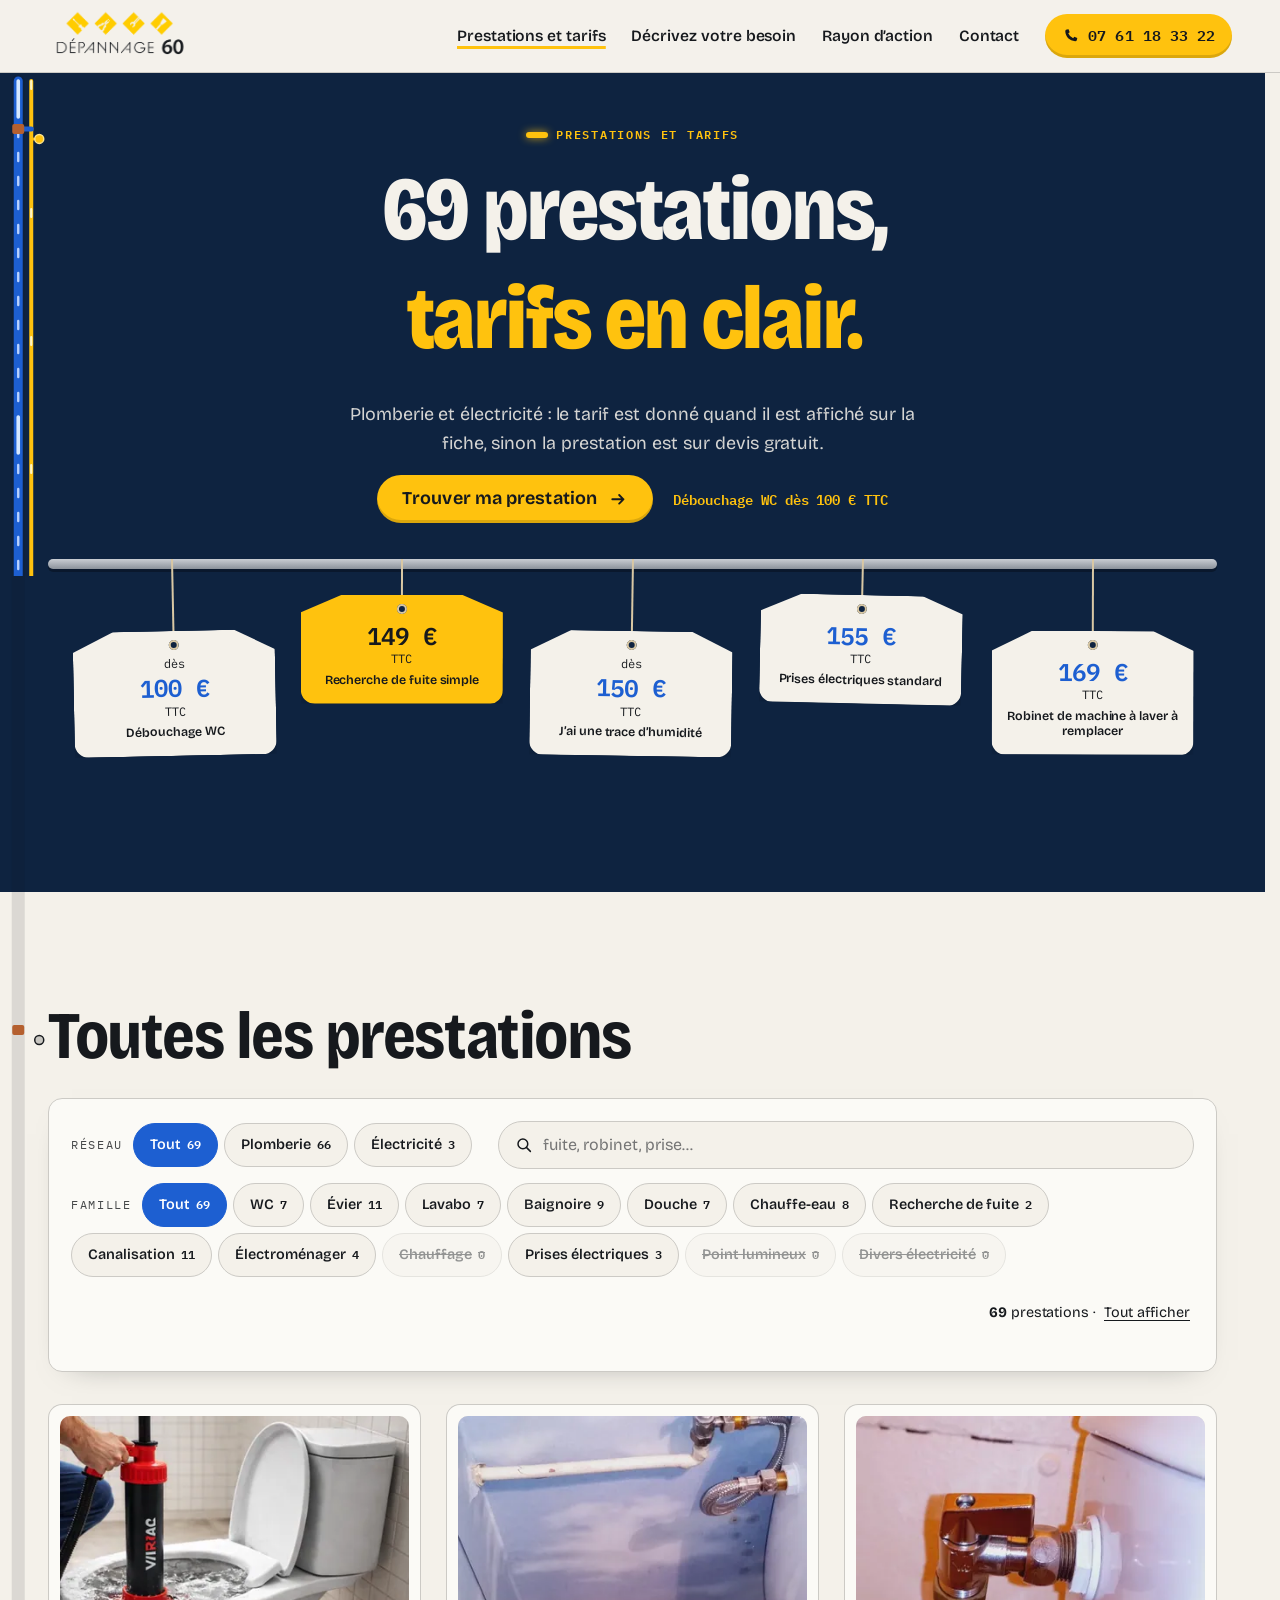
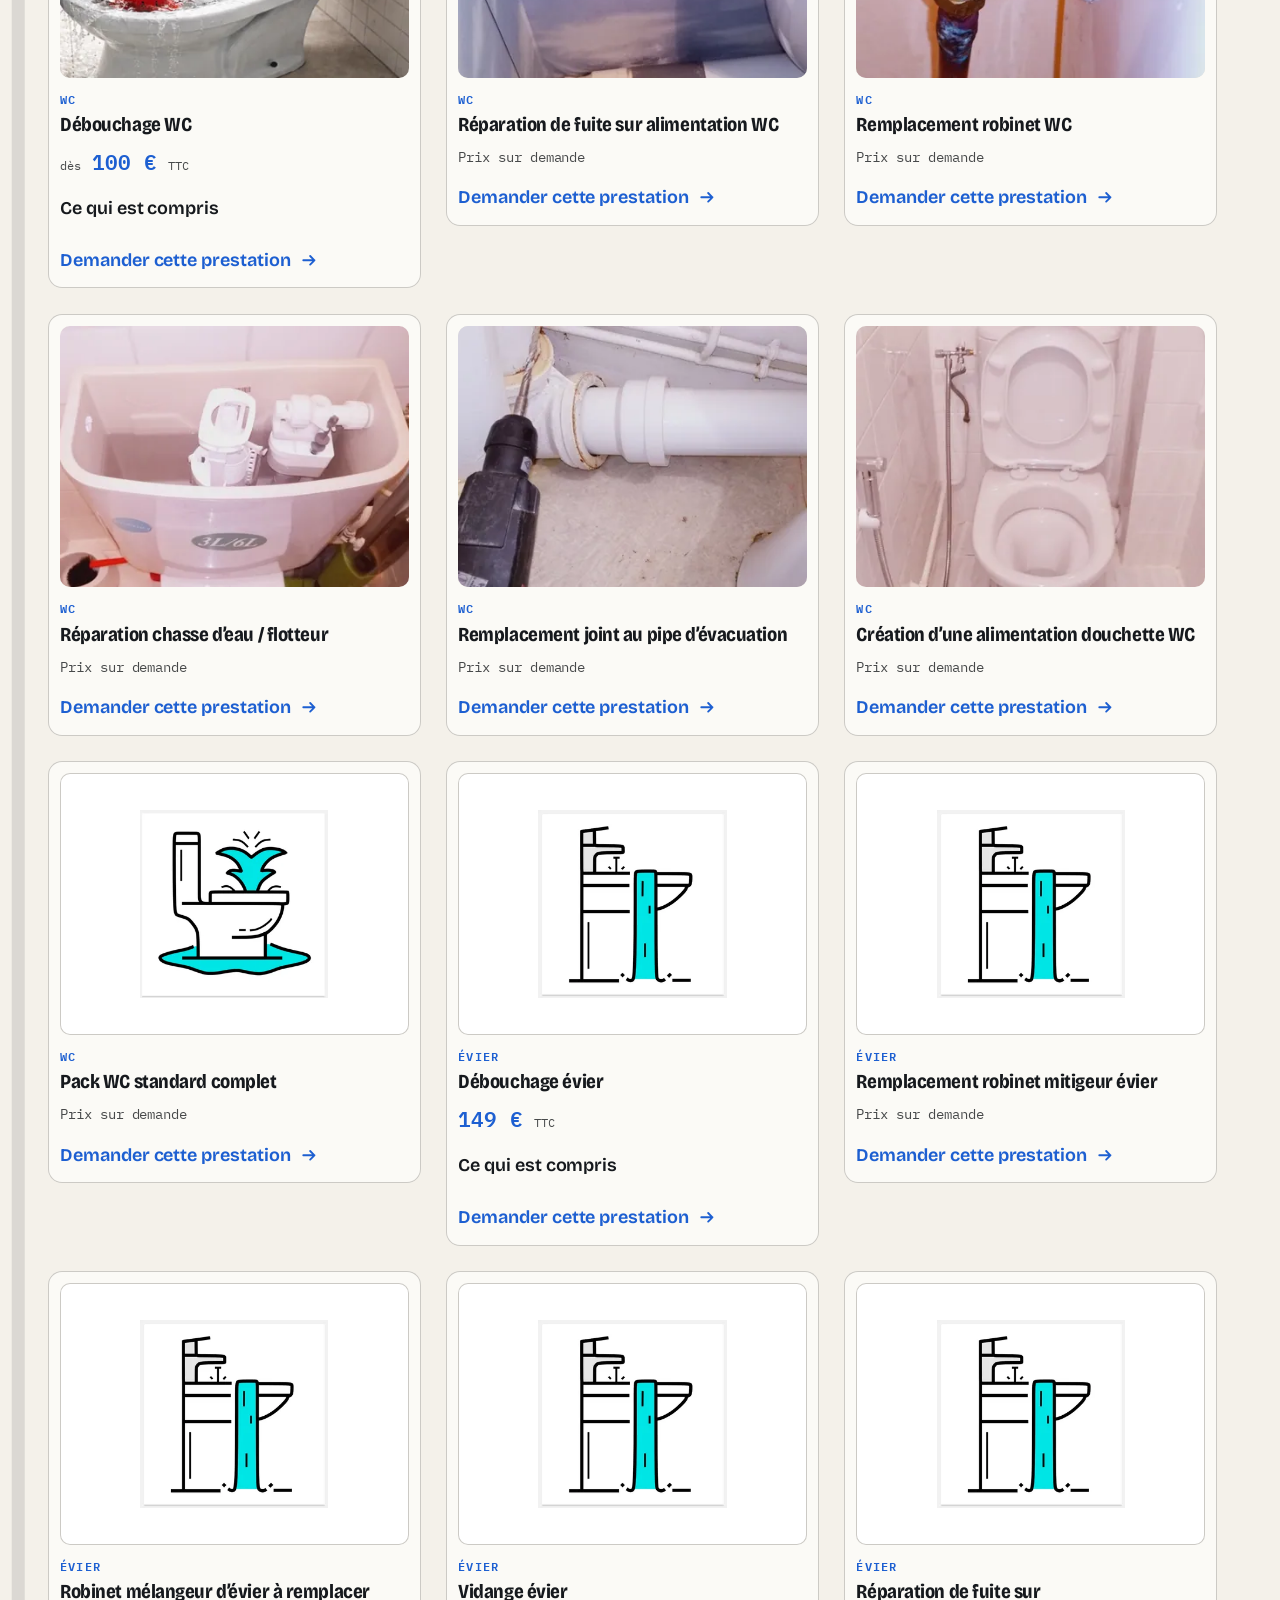
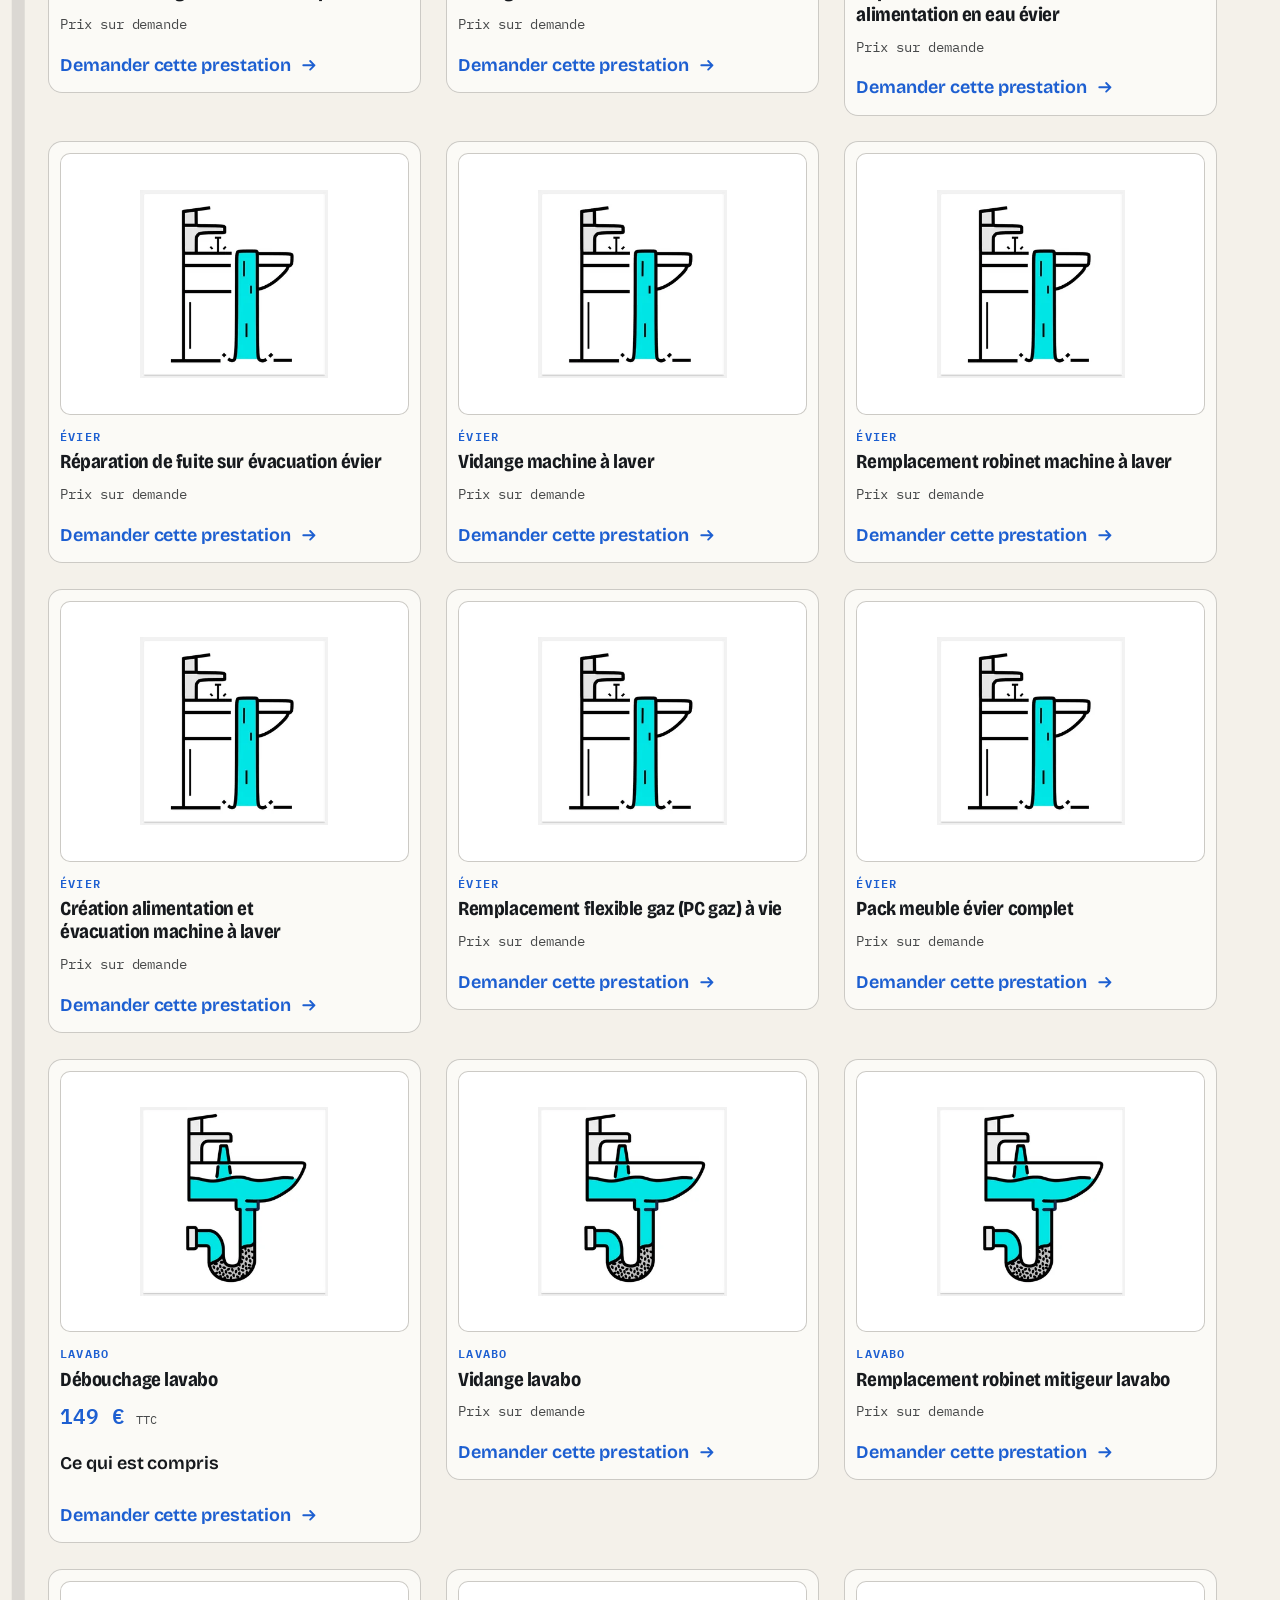
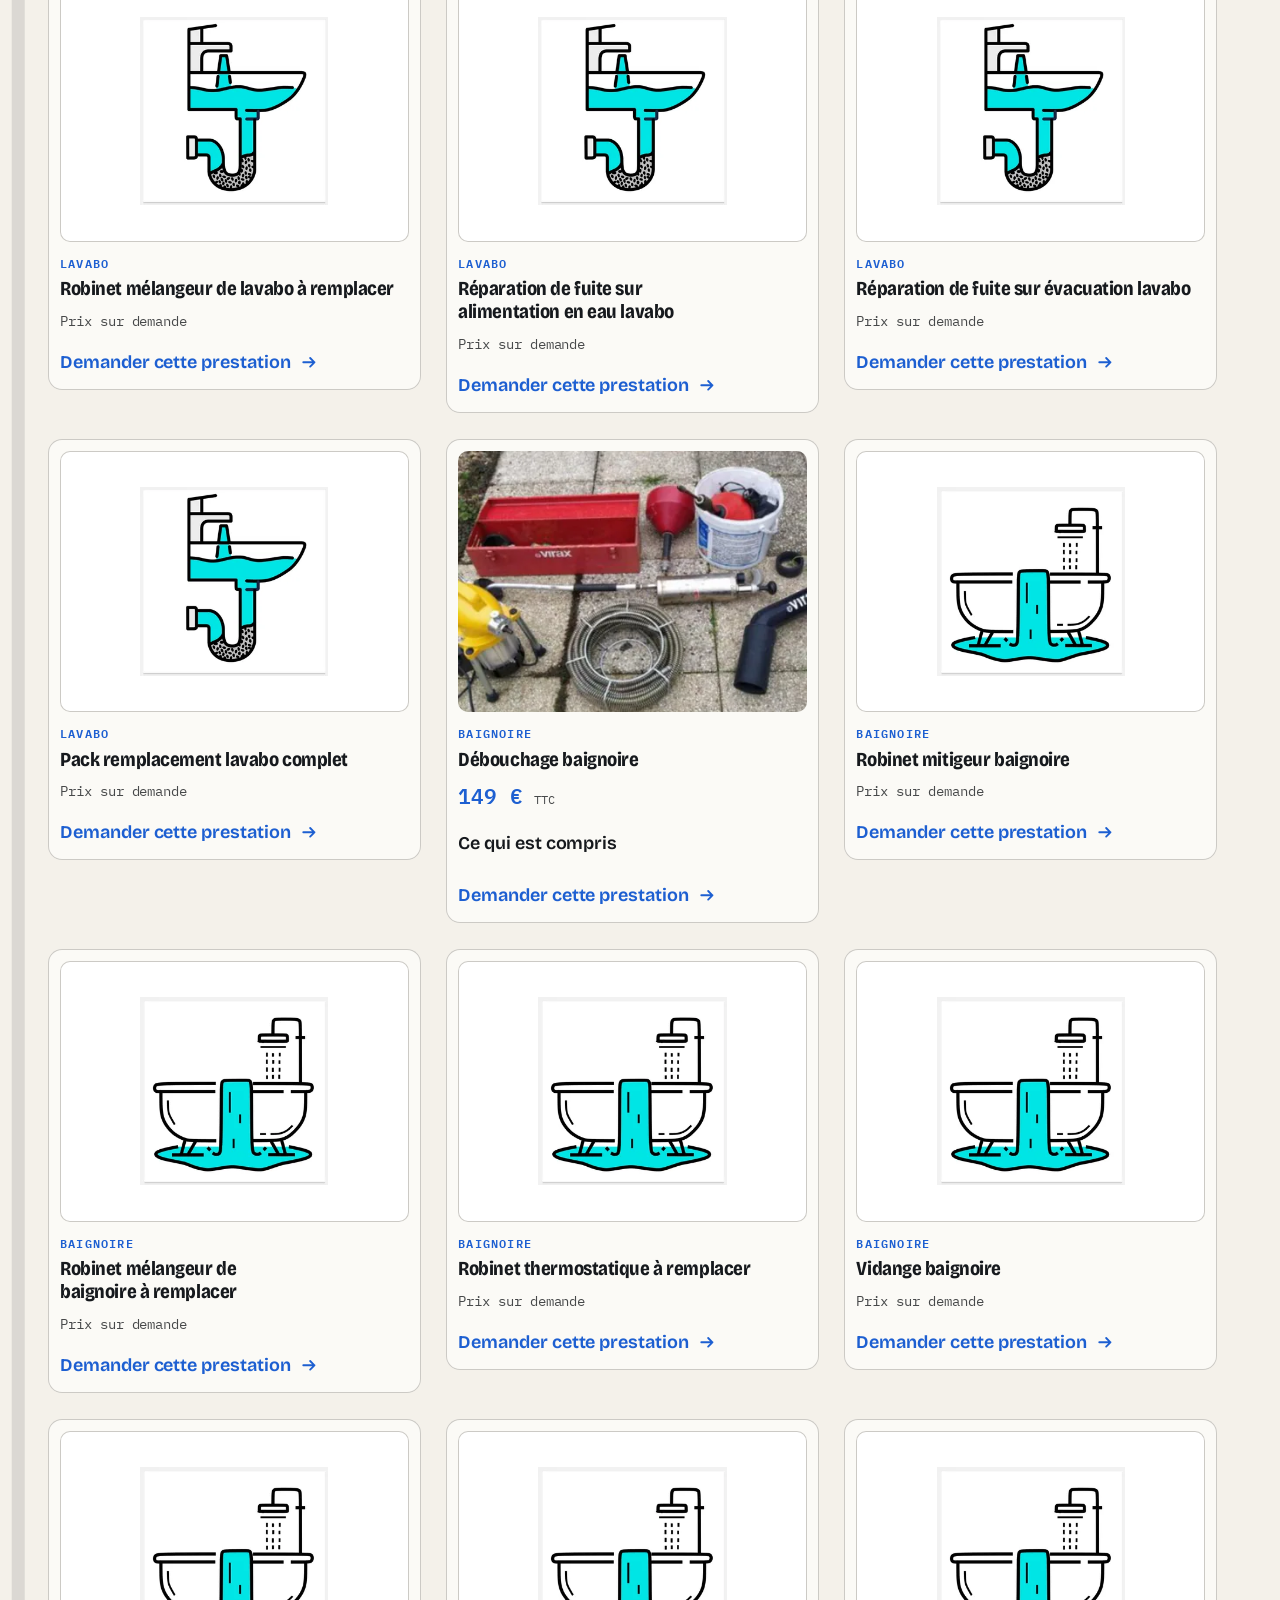
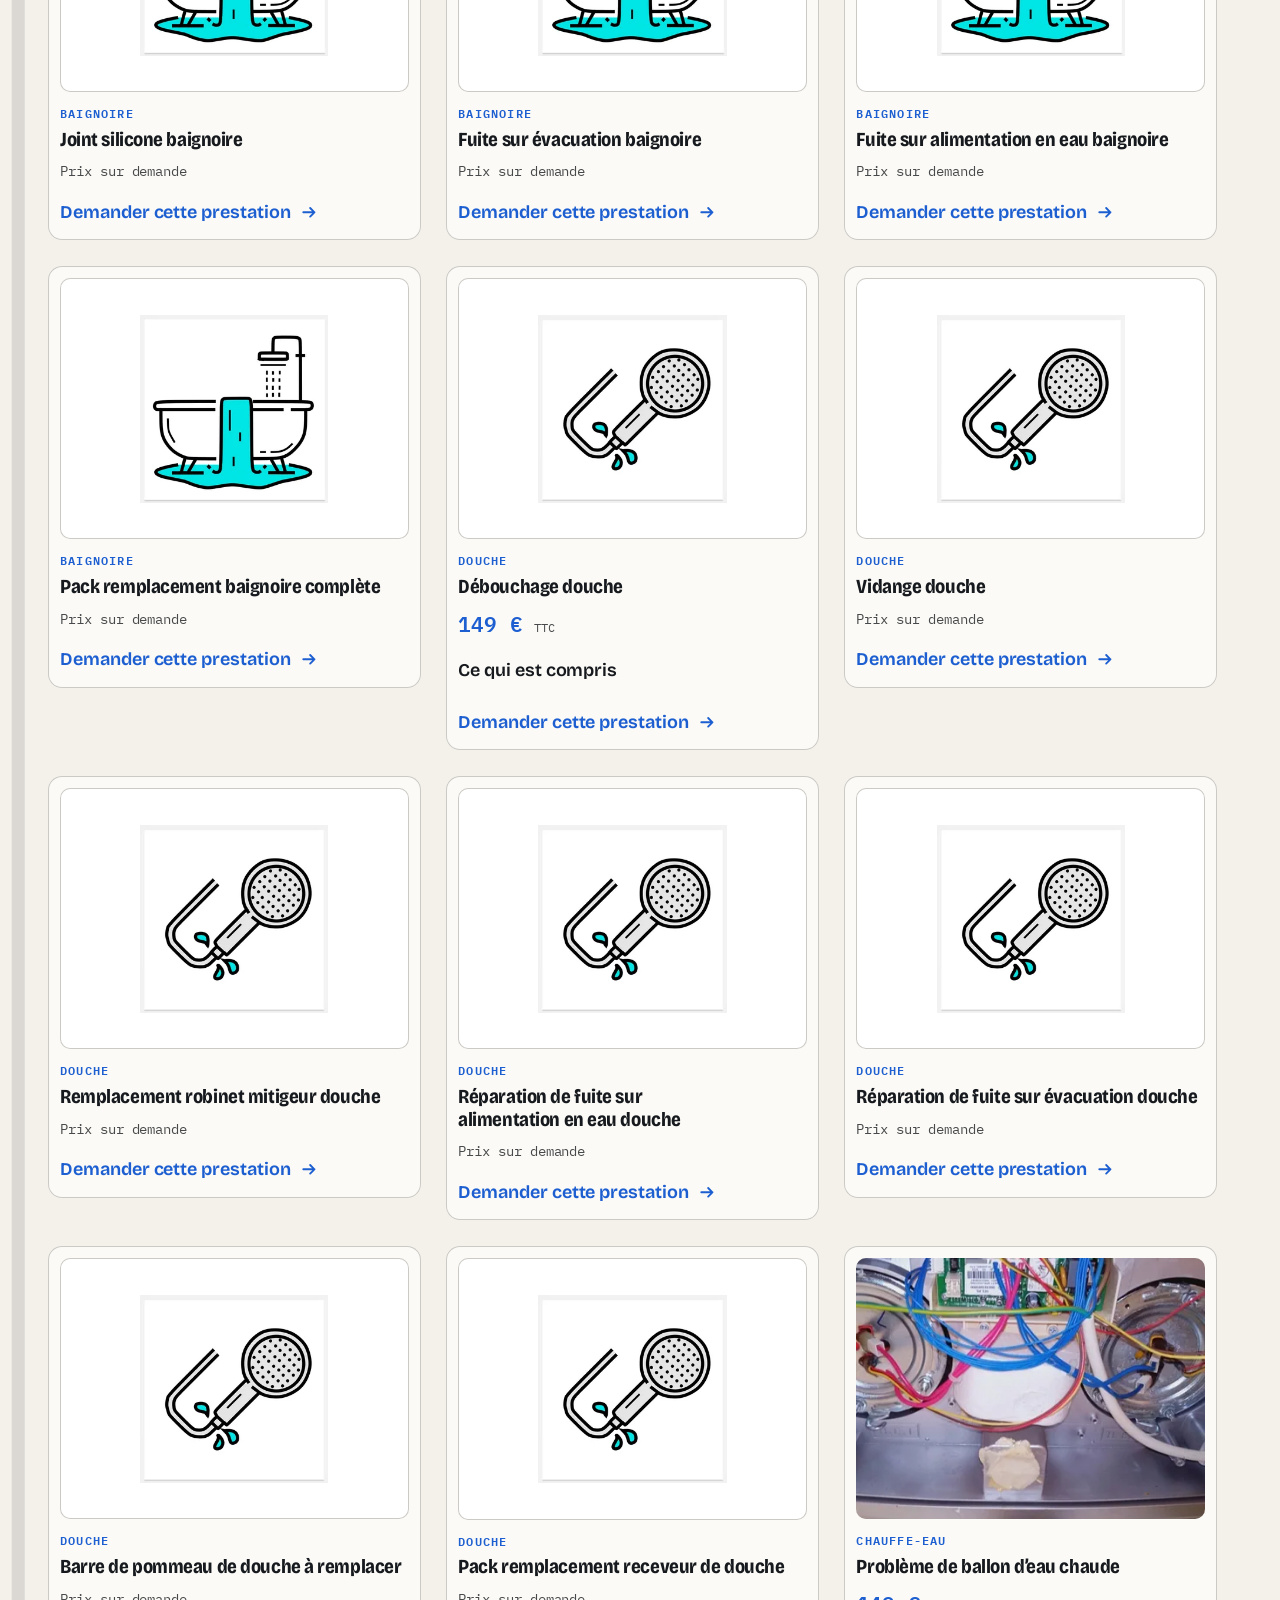
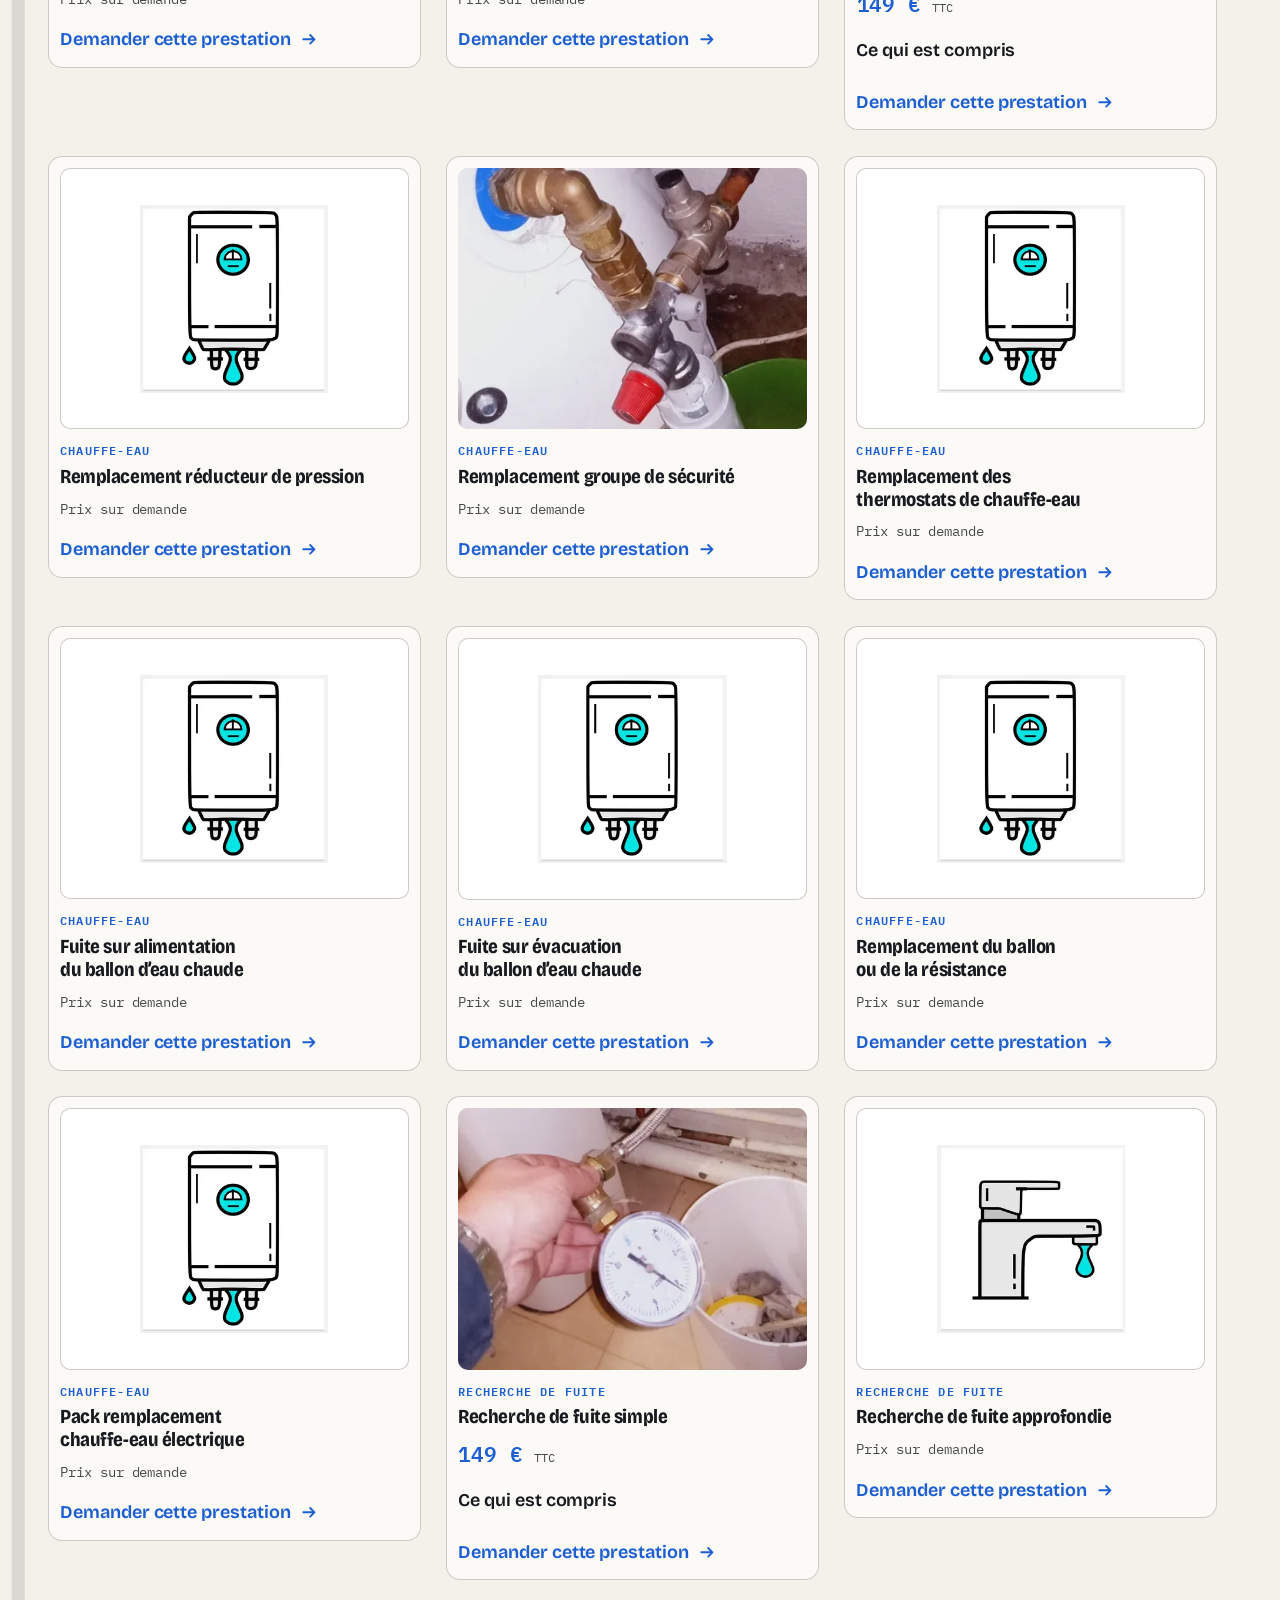
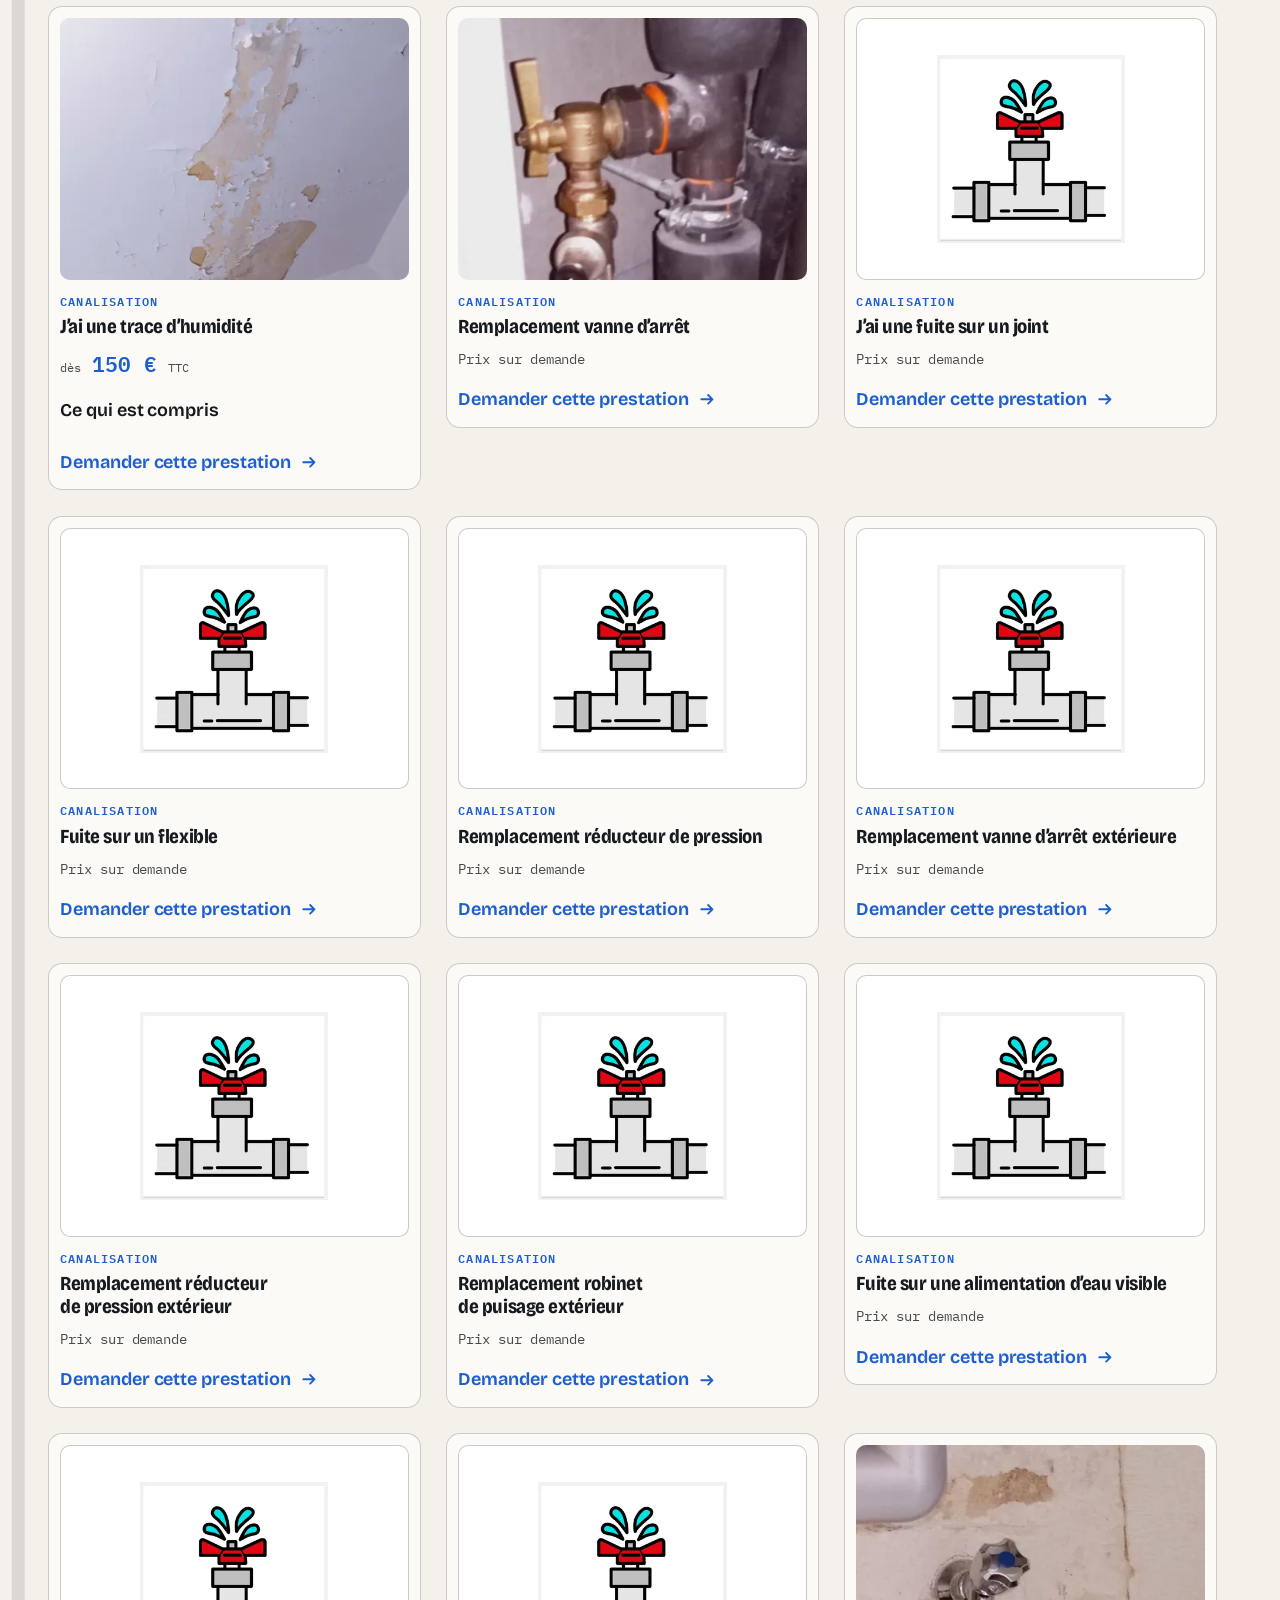
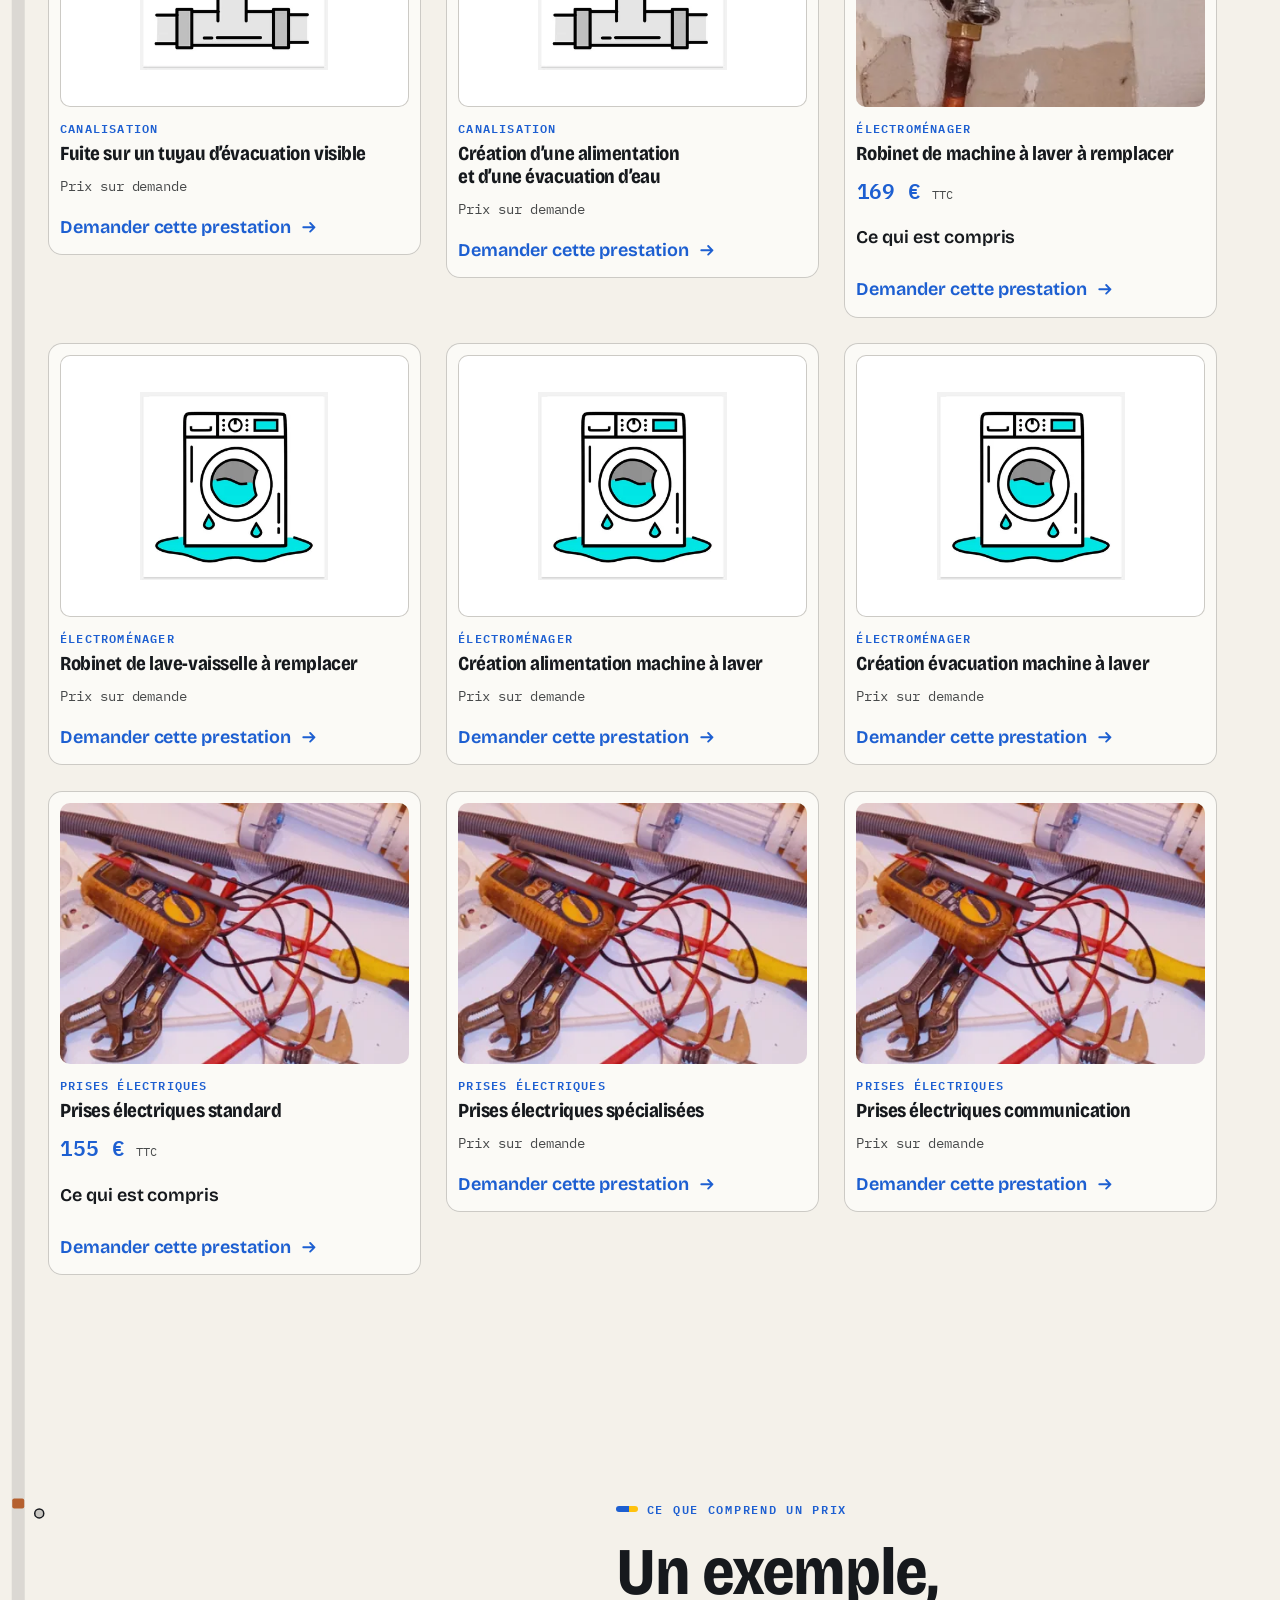
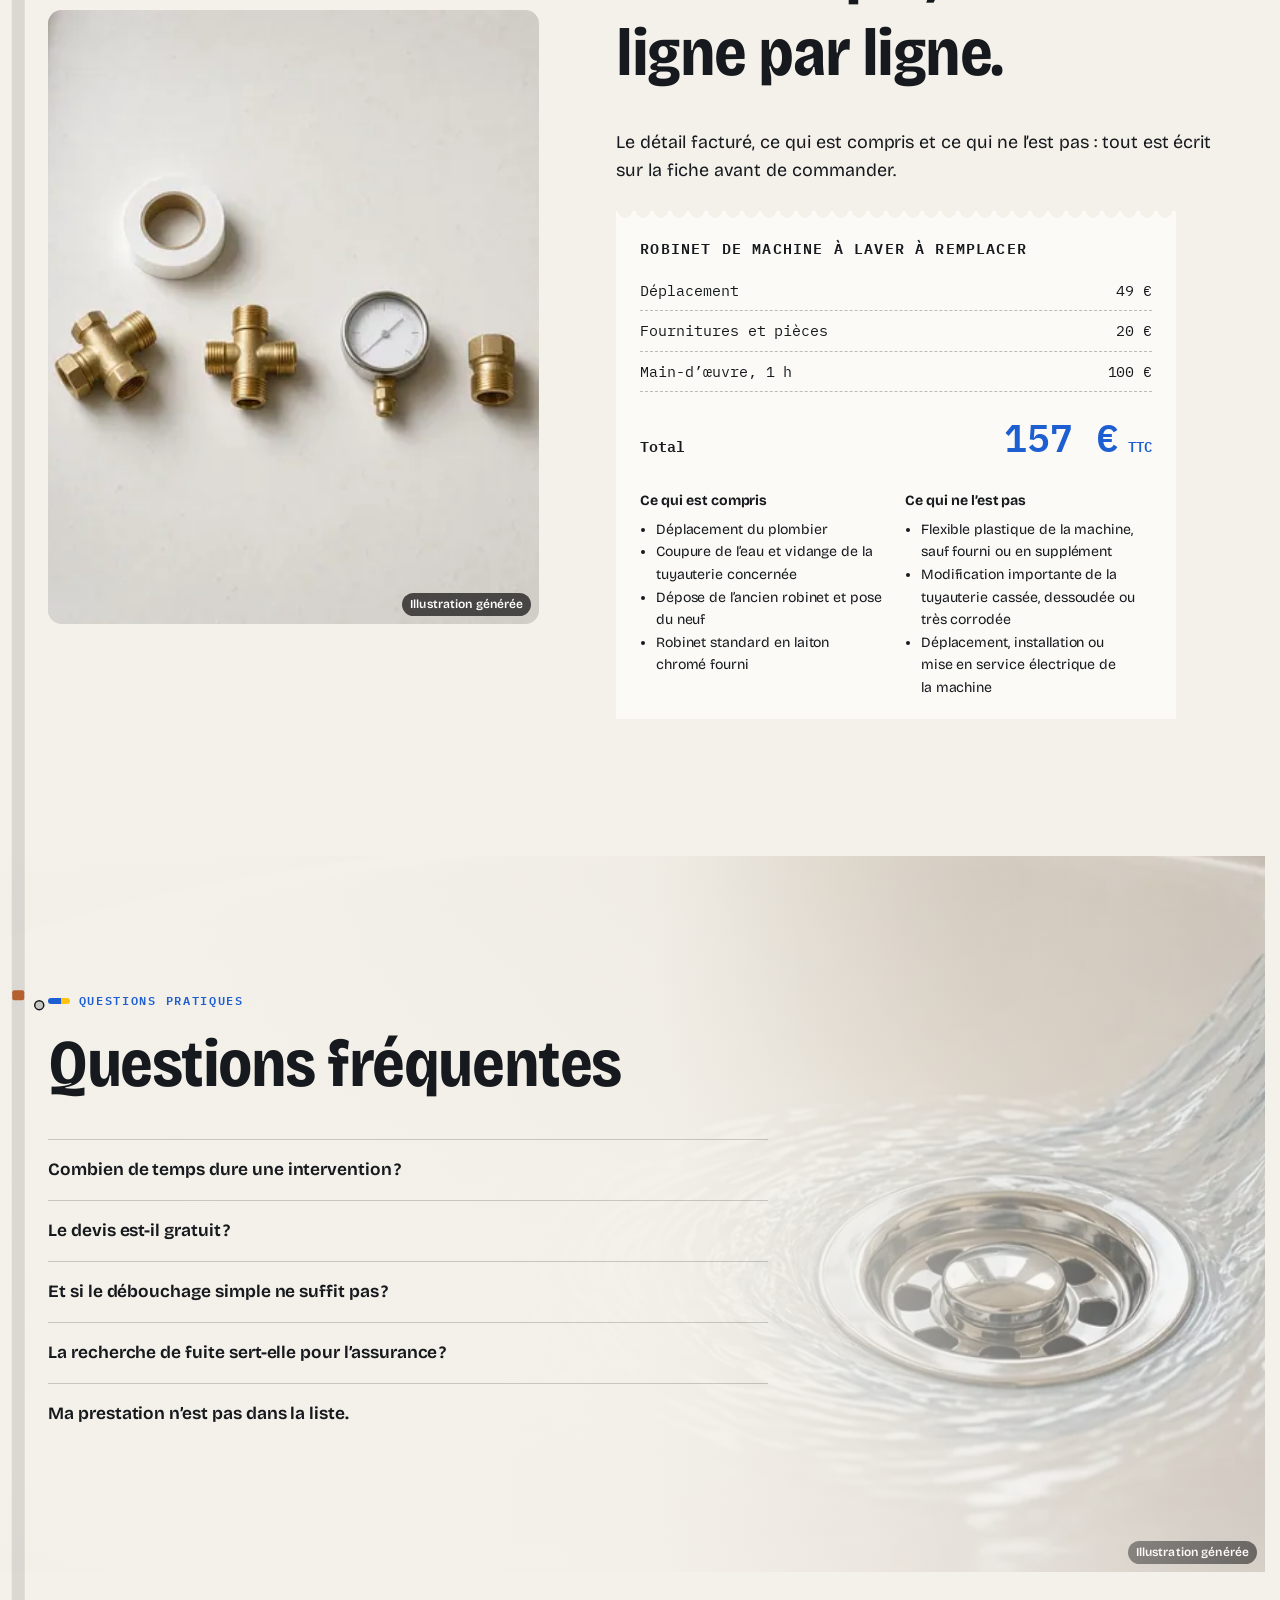
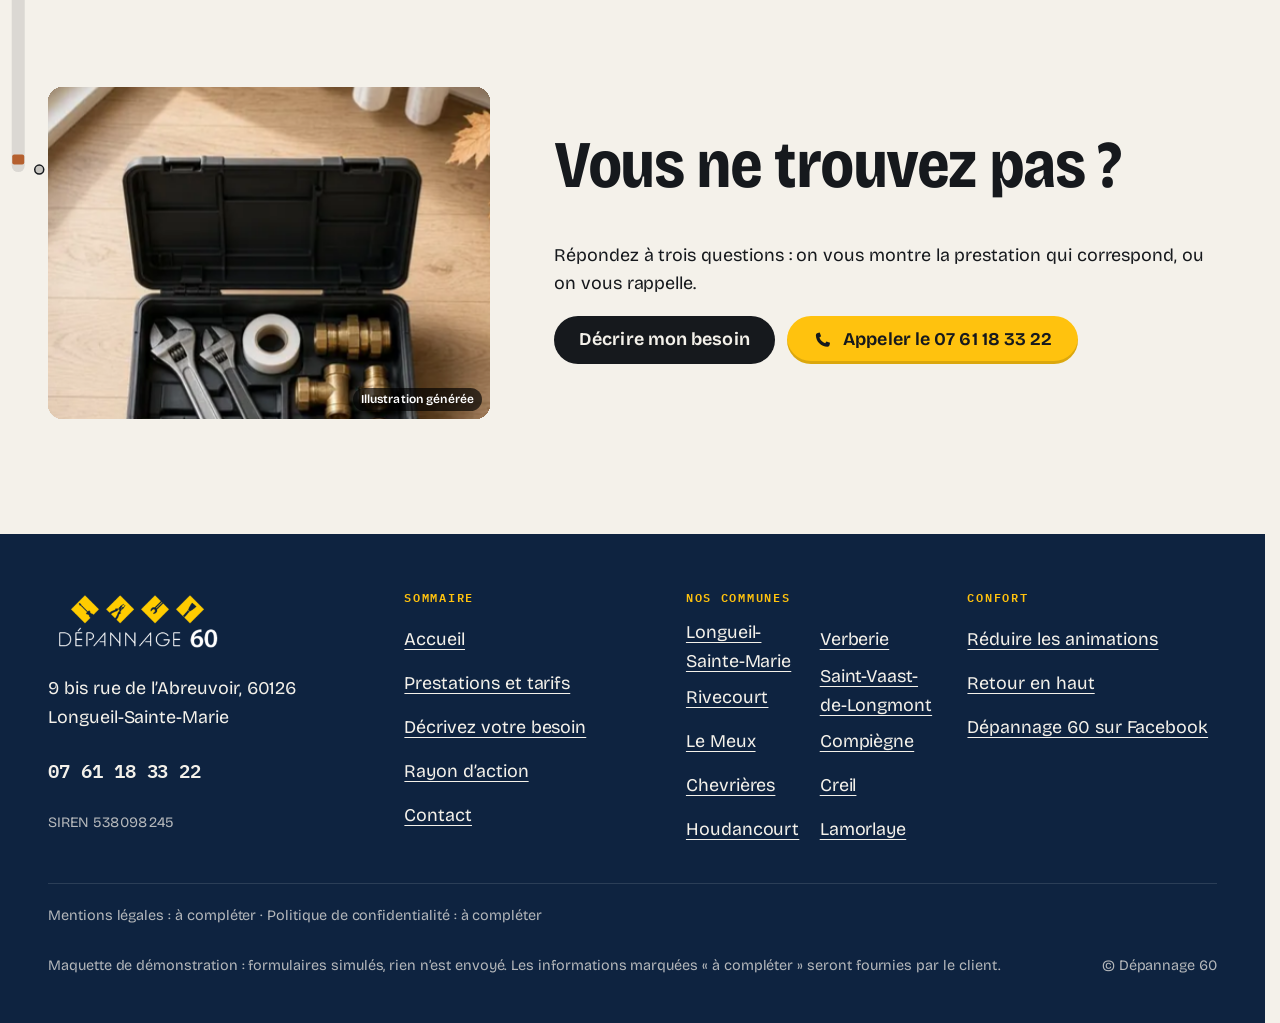
<file: prestations.html>
<!doctype html>
<html lang="fr" data-v="2" data-page="prestations" data-curseur>
<head>
<meta charset="utf-8">
<meta name="viewport" content="width=device-width, initial-scale=1, viewport-fit=cover">
<title>Prestations et tarifs : Dépannage 60</title>
<meta name="description" content="Toutes les prestations de plomberie et d’électricité de Dépannage 60, avec le prix affiché, ce qui est compris et ce qui ne l’est pas.">
<meta name="robots" content="noindex, nofollow">
<link rel="canonical" href="https://depannage-60-maquette.vercel.app/prestations">
<style>:root{--fond:#f4f1ea;--texte:#16191d;--voile-fond:#0e2340;--ouverture-fond:#f4f1ea;--menu-fond:#f4f1ea}:root { --entete-h: 72px; --barres-h: 0px; } html { background: var(--fond); color: var(--texte); scrollbar-gutter: stable; } body { margin: 0; background: var(--fond); } html.js:not(.calme):not(.secours):not([data-arrivee="retour"]) [data-anime] { opacity: 0; } html.js:not(.calme):not(.secours):not([data-arrivee="retour"]) [data-anime].vu { opacity: 1; } [data-voile] { position: fixed; inset: 0; z-index: 900; background: var(--voile-fond); transform: translateY(100%); visibility: hidden; pointer-events: none; } html[data-arrivee="voile"]:not(.voile-leve):not(.calme):not(.secours) [data-voile] { transform: none; visibility: visible; } html.calme [data-voile], html.secours [data-voile] { visibility: hidden !important; } .ouverture-panneau { position: fixed; inset: 0; z-index: 850; display: none; place-content: center; justify-items: center; background: var(--ouverture-fond, var(--voile-fond)); color: var(--fond); text-align: center; } html.js[data-arrivee="intro"]:not(.calme):not(.secours):not(.intro-finie) .ouverture-panneau { display: grid; } html.defilement-bloque, html.defilement-bloque body, html.js[data-arrivee="intro"]:not(.calme):not(.secours):not(.intro-finie), html.js[data-arrivee="intro"]:not(.calme):not(.secours):not(.intro-finie) body, html[data-arrivee="voile"]:not(.voile-leve):not(.calme):not(.secours), html[data-arrivee="voile"]:not(.voile-leve):not(.calme):not(.secours) body { overflow: hidden; } html.js[data-arrivee="intro"]:not(.calme):not(.secours):not(.intro-finie) { background-color: var(--ouverture-fond, var(--voile-fond)); } html[data-arrivee="voile"]:not(.voile-leve):not(.calme):not(.secours) { background-color: var(--voile-fond); }</style>
<script>(function () {
var d = document.documentElement, ss = null, ls = null;
try { ss = window.sessionStorage; ls = window.localStorage; } catch (e) {}
d.classList.add('js');
var calme = false;
try { calme = !!ls && ls.getItem('socle:calme') === 'oui'; } catch (e) {}
if (!calme && window.matchMedia && matchMedia('(prefers-reduced-motion: reduce)').matches) calme = true;
if (calme) d.classList.add('calme');
var nav = performance.getEntriesByType ? performance.getEntriesByType('navigation')[0] : null;
var type = nav ? nav.type : 'navigate';
var depart = null;
try { depart = JSON.parse(ss.getItem('socle:depart') || 'null'); ss.removeItem('socle:depart'); } catch (e) {}
if (depart && !(Date.now() - depart.t < 15000)) depart = null;
var retourSection = false;
try { retourSection = !!ss.getItem('socle:calme-retour'); } catch (e) {}
var mode = type === 'back_forward' || retourSection ? 'retour' : type === 'reload' ? 'intro' : depart ? 'voile' : 'intro';
d.setAttribute('data-arrivee', mode);
if (mode === 'voile' && depart.couleur) d.style.setProperty('--voile-fond', depart.couleur);
if (type === 'reload' && 'scrollRestoration' in history) {
if (!retourSection) history.scrollRestoration = 'manual';
}
try {
var choisie = ls && ls.getItem('socle:langue');
var langue = (d.lang || '').slice(0, 2);
if (choisie && choisie !== langue && type === 'navigate' && !depart) {
var alt = document.querySelector('link[rel="alternate"][hreflang="' + choisie + '"]');
if (alt) location.replace(new URL(alt.href).pathname + location.search + location.hash);
}
} catch (e) {}
setTimeout(function () { if (!d.classList.contains('demarre')) d.classList.add('secours'); }, 2000);
})();</script>
<link rel="preload" href="/assets/polices/bricolage.woff2" as="font" type="font/woff2" crossorigin>
<link rel="stylesheet" href="/assets/css/socle.css?v=2">
<link rel="stylesheet" href="/assets/css/site.css?v=2">
<link rel="modulepreload" href="/assets/js/site.js?v=2">
<link rel="modulepreload" href="/assets/js/socle/index.js?v=2">
<script src="/assets/vendor/gsap.min.js" defer></script>
<script src="/assets/vendor/ScrollTrigger.min.js" defer></script>
<script src="/assets/vendor/SplitText.min.js" defer></script>
<script type="module" src="/assets/js/site.js?v=2"></script>
<meta name="theme-color" content="#f4f1ea">
<link rel="icon" href="/assets/images/favicon-32.png" type="image/png" sizes="32x32">
<link rel="apple-touch-icon" href="/assets/images/apple-touch-icon.png">
<meta property="og:type" content="website">
<meta property="og:site_name" content="Dépannage 60">
<meta property="og:locale" content="fr_FR">
<meta property="og:title" content="Prestations et tarifs : Dépannage 60">
<meta property="og:description" content="Toutes les prestations de plomberie et d’électricité de Dépannage 60, avec le prix affiché, ce qui est compris et ce qui ne l’est pas.">
<meta property="og:url" content="https://depannage-60-maquette.vercel.app/prestations">
<meta property="og:image" content="https://depannage-60-maquette.vercel.app/assets/partage/prestations-fr.jpg">
<meta property="og:image:width" content="1200">
<meta property="og:image:height" content="630">
<meta property="og:image:alt" content="Prestations et tarifs de Dépannage 60">
<meta name="twitter:card" content="summary_large_image">
<script type="application/ld+json">{"@context":"https://schema.org","@type":["Plumber","Electrician"],"name":"Dépannage 60","telephone":"+33761183322","address":{"@type":"PostalAddress","streetAddress":"9 bis rue de l’Abreuvoir","postalCode":"60126","addressLocality":"Longueil-Sainte-Marie","addressCountry":"FR"},"areaServed":["Longueil-Sainte-Marie","Rivecourt","Le Meux","Chevrières","Houdancourt","Verberie","Saint-Vaast-de-Longmont","Compiègne","Creil","Lamorlaye","Oise"],"sameAs":["https://www.facebook.com/profile.php?id=100025931762469"]}</script>
</head>
<body id="haut">
<div data-voile aria-hidden="true"><div class="voile-contenu"><img src="/assets/images/losanges.png" alt="" width="472" height="112"><span data-voile-libelle>Prestations et tarifs</span></div></div>
<div class="ouverture-panneau" data-ouverture data-gouttiere="#f4f1ea" aria-hidden="true">
  <div class="ouv-moitie ouv-haut"></div><div class="ouv-moitie ouv-bas"></div>
  <svg class="ouv-reseaux" viewBox="0 0 1000 600" preserveAspectRatio="none" aria-hidden="true">
    <path class="ouv-tuyau" d="M-10 486 H430 Q480 486 480 456 V440" pathLength="1"/>
    <path class="ouv-tuyau-eau" d="M-10 486 H430 Q480 486 480 456 V440" pathLength="1"/>
    <path class="ouv-cable" d="M1010 508 H560 Q520 508 520 478 V452" pathLength="1"/>
  </svg>
  <div class="ouv-scene">
    <img class="ouv-losanges" src="/assets/images/losanges.png" alt="" width="472" height="112">
    <p class="ouv-nom"><span class="ouv-mot">DÉPANNAGE<span class="ouv-eau">DÉPANNAGE</span></span><span class="ouv-60">60<span class="ouv-60-lum">60</span><svg class="ouv-arc" viewBox="0 0 100 60" preserveAspectRatio="none" aria-hidden="true" focusable="false"><path class="ouv-arc-halo" d="M0 30 H100"/><path class="ouv-arc-trait" d="M0 30 H100"/></svg></span></p>
    <div class="ouv-bas-ligne">
      <svg class="mano ouv-mano" viewBox="0 0 100 100" aria-hidden="true" focusable="false" style="--angle:60deg">
<circle class="mano-fond" cx="50" cy="50" r="47"/>
<path class="mano-arc" d="M13.6 71.0 A42 42 0 1 1 86.4 71.0" pathLength="1"/>
<g class="mano-grad"><line x1="17.1" y1="69.0" x2="23.2" y2="65.5"/><line x1="17.1" y1="31.0" x2="23.2" y2="34.5"/><line x1="50.0" y1="12.0" x2="50.0" y2="19.0"/><line x1="82.9" y1="31.0" x2="76.8" y2="34.5"/><line x1="82.9" y1="69.0" x2="76.8" y2="65.5"/></g>
<g class="mano-aiguille"><path d="M50 50 L48 47 L50 14 L52 47 Z"/><circle cx="50" cy="50" r="5"/></g>
</svg>
      <p class="ouv-ligne"><span class="ouv-chiffre" data-ouv-chiffre>45</span> min · Plomberie · Électricité · Oise</p>
    </div>
  </div>
</div>
<a class="evitement" href="#contenu">Aller au contenu</a>
<header data-entete>
  <div class="entete-rangee">
    <a class="entete-logo" href="/" data-libelle="Accueil">
      <img src="/assets/images/logo-encre.png" alt="" width="622" height="242"><span class="visuellement-cache">Dépannage 60, Accueil</span>
    </a>
    <nav data-nav aria-label="Navigation principale">
      <ul><li><a href="/prestations" data-libelle="Prestations et tarifs" aria-current="page">Prestations et tarifs</a></li><li><a href="/decrivez-votre-besoin" data-libelle="Décrivez votre besoin">Décrivez votre besoin</a></li><li><a href="/rayon-d-action" data-libelle="Rayon d’action">Rayon d’action</a></li><li><a href="/contact" data-libelle="Contact">Contact</a></li></ul>
    </nav>
    <div class="entete-actions">
      <a class="bouton bouton--jaune entete-tel" href="tel:+33761183322"><svg class="ico" viewBox="0 0 24 24" aria-hidden="true" focusable="false"><path d="M6.6 3.5 9 3l1.6 4.2-2 1.4a12 12 0 0 0 6.8 6.8l1.4-2L21 15l-.5 2.4A2.5 2.5 0 0 1 18 19.5C10.5 19.2 4.8 13.5 4.5 6a2.5 2.5 0 0 1 2.1-2.5Z" fill="currentColor"/></svg><span>07 61 18 33 22</span></a>
      <button type="button" data-menu-bouton aria-controls="menu" aria-expanded="false" data-libelle-ouvrir="Menu" data-libelle-fermer="Fermer"><span data-libelle-bouton>Menu</span></button>
    </div>
  </div>
</header>
<div id="menu" data-menu role="dialog" aria-modal="true" aria-label="Menu">
  <ul><li style="--i:0"><a href="/" class="menu-lien" data-libelle="Accueil">Accueil</a></li><li style="--i:1"><a href="/prestations" class="menu-lien" data-libelle="Prestations et tarifs" aria-current="page">Prestations et tarifs</a></li><li style="--i:2"><a href="/decrivez-votre-besoin" class="menu-lien" data-libelle="Décrivez votre besoin">Décrivez votre besoin</a></li><li style="--i:3"><a href="/rayon-d-action" class="menu-lien" data-libelle="Rayon d’action">Rayon d’action</a></li><li style="--i:4"><a href="/contact" class="menu-lien" data-libelle="Contact">Contact</a></li></ul>
  <p><a class="bouton bouton--jaune" href="tel:+33761183322"><svg class="ico" viewBox="0 0 24 24" aria-hidden="true" focusable="false"><path d="M6.6 3.5 9 3l1.6 4.2-2 1.4a12 12 0 0 0 6.8 6.8l1.4-2L21 15l-.5 2.4A2.5 2.5 0 0 1 18 19.5C10.5 19.2 4.8 13.5 4.5 6a2.5 2.5 0 0 1 2.1-2.5Z" fill="currentColor"/></svg>Appeler le 07 61 18 33 22</a></p>
  <p><button type="button" class="lien" data-calme-bascule data-libelle-reduire="Réduire les animations" data-libelle-retablir="Rétablir les animations" data-libelle-systeme="Animations réduites par le réglage de votre appareil"><span data-libelle-bouton>Réduire les animations</span></button></p>
</div>
<main id="contenu" tabindex="-1">
<section class="tete-etiquettes" id="tarifs">
  <div class="conteneur tete-etiquettes-grille">
    <div class="tete-etiquettes-texte">
      <p class="surtitre" data-raccord-cible>Prestations et tarifs</p>
      <h1><span class="ligne-masque"><span class="tete-ligne" data-anime="gsap">69 prestations,</span></span><span class="ligne-masque"><span class="tete-ligne tete-ligne--jaune" data-anime="gsap">tarifs en clair.</span></span></h1>
      <p class="tete-texte" data-anime="gsap">Plomberie et électricité : le tarif est donné quand il est affiché sur la fiche, sinon la prestation est sur devis gratuit.</p>
      <p class="tete-actions" data-anime="gsap">
        <a class="bouton bouton--jaune" href="#catalogue" data-action-principale data-sans-transition>Trouver ma prestation <svg class="ico" viewBox="0 0 24 24" aria-hidden="true" focusable="false"><path d="M5 12h13m-5-5 5 5-5 5" fill="none" stroke="currentColor" stroke-width="2.2" stroke-linecap="round" stroke-linejoin="round"/></svg></a>
        <span class="tete-info" data-info-cle>Débouchage WC dès 100 € TTC</span>
      </p>
    </div>
    <div class="rail" data-effet="etiquettes" data-visuel aria-hidden="true">
      <span class="rail-barre"></span>
      <a class="etiquette" href="#debouchage-wc" data-sans-transition tabindex="-1" style="--i:0">
        <span class="etiquette-ficelle"></span>
        <span class="etiquette-corps"><span class="etiquette-trou"></span><span class="etiquette-prix" data-prix><small>dès</small> <b><span class="prix-n" data-compte-prix="100">100</span> €</b> <small>TTC</small></span><span class="etiquette-nom">Débouchage WC</span></span>
      </a><a class="etiquette" href="#recherche-de-fuite-simple" data-sans-transition tabindex="-1" style="--i:1">
        <span class="etiquette-ficelle"></span>
        <span class="etiquette-corps"><span class="etiquette-trou"></span><span class="etiquette-prix" data-prix><b><span class="prix-n" data-compte-prix="149">149</span> €</b> <small>TTC</small></span><span class="etiquette-nom">Recherche de fuite simple</span></span>
      </a><a class="etiquette" href="#j-ai-une-trace-d-humidite" data-sans-transition tabindex="-1" style="--i:2">
        <span class="etiquette-ficelle"></span>
        <span class="etiquette-corps"><span class="etiquette-trou"></span><span class="etiquette-prix" data-prix><small>dès</small> <b><span class="prix-n" data-compte-prix="150">150</span> €</b> <small>TTC</small></span><span class="etiquette-nom">J’ai une trace d’humidité</span></span>
      </a><a class="etiquette" href="#prises-electriques-standard" data-sans-transition tabindex="-1" style="--i:3">
        <span class="etiquette-ficelle"></span>
        <span class="etiquette-corps"><span class="etiquette-trou"></span><span class="etiquette-prix" data-prix><b><span class="prix-n" data-compte-prix="155">155</span> €</b> <small>TTC</small></span><span class="etiquette-nom">Prises électriques standard</span></span>
      </a><a class="etiquette" href="#robinet-de-machine-a-laver-a-remplacer" data-sans-transition tabindex="-1" style="--i:4">
        <span class="etiquette-ficelle"></span>
        <span class="etiquette-corps"><span class="etiquette-trou"></span><span class="etiquette-prix" data-prix><b><span class="prix-n" data-compte-prix="169">169</span> €</b> <small>TTC</small></span><span class="etiquette-nom">Robinet de machine à laver à remplacer</span></span>
      </a>
    </div>
  </div>
</section>
<section class="cff catalogue" id="catalogue" data-module="catalogue-filtres-flip">
  <div class="conteneur">
    <div class="catalogue-tete">
      <h2 data-anime="lignes" data-raccord-cible>Toutes les prestations</h2>
    </div>
    <div class="cff__filtres" data-effet="filtres">
      <div class="cff__rang">
        <div class="cff__groupe" role="group" aria-label="Réseau" data-filtre-groupe="reseau">
          <span class="cff__etiquette">Réseau</span>
          <button type="button" data-valeur="tout" aria-pressed="true">Tout</button>
          <button type="button" data-valeur="plomberie" aria-pressed="false">Plomberie</button>
          <button type="button" data-valeur="electricite" aria-pressed="false">Électricité</button>
        </div>
        <label class="recherche"><span class="visuellement-cache">Rechercher une prestation</span>
          <input type="search" data-recherche placeholder="fuite, robinet, prise…" autocomplete="off" enterkeyhint="search"></label>
      </div>
      <div class="cff__groupe cff__groupe--familles" role="group" aria-label="Famille" data-filtre-groupe="famille">
        <span class="cff__etiquette">Famille</span>
        <button type="button" data-valeur="tout" aria-pressed="true">Tout</button>
        <button type="button" data-valeur="wc" aria-pressed="false">WC</button><button type="button" data-valeur="evier" aria-pressed="false">Évier</button><button type="button" data-valeur="lavabo" aria-pressed="false">Lavabo</button><button type="button" data-valeur="baignoire" aria-pressed="false">Baignoire</button><button type="button" data-valeur="douche" aria-pressed="false">Douche</button><button type="button" data-valeur="chauffe-eau" aria-pressed="false">Chauffe-eau</button><button type="button" data-valeur="fuite" aria-pressed="false">Recherche de fuite</button><button type="button" data-valeur="canalisation" aria-pressed="false">Canalisation</button><button type="button" data-valeur="electromenager" aria-pressed="false">Électroménager</button><button type="button" data-valeur="chauffage" aria-pressed="false">Chauffage</button><button type="button" data-valeur="prises" aria-pressed="false">Prises électriques</button><button type="button" data-valeur="point-lumineux" aria-pressed="false">Point lumineux</button><button type="button" data-valeur="divers-electricite" aria-pressed="false">Divers électricité</button>
      </div>
      <p class="cff__compte" aria-live="polite"><b data-compte>69</b> <span data-compte-mot>prestations</span> · <button type="button" class="cff__reinit" data-reinit>Tout afficher</button></p>
    </div>
    <div class="cff__grille" data-grille>
      <article class="cff__fiche fiche" id="debouchage-wc" data-reseau="plomberie" data-famille="wc" data-prix="100" data-texte="debouchage wc wc">
        <figure class="media cff__visuel" style="--cadrage:50% 50%;aspect-ratio:4 / 3">
  <picture>
    <img src="/assets/images/site/debouchage-wc-640.webp" srcset="/assets/images/site/debouchage-wc-400.webp 400w, /assets/images/site/debouchage-wc-640.webp 640w" sizes="(max-width: 760px) 92vw, 30vw" alt="Débouchage d’un WC à la pompe manuelle" width="640" height="480" loading="lazy" decoding="async">
  </picture>
</figure>
        <p class="fiche-famille">WC</p>
        <h3 class="fiche-nom">Débouchage WC</h3>
        <span class="fiche-prix" data-prix><small>dès</small> <b><span class="prix-n" data-compte-prix="100">100</span> €</b> <small>TTC</small></span>
        <details class="fiche-detail">
          <summary>Ce qui est compris</summary>
          <ul class="fiche-lignes"><li><span>Déplacement jusqu’à 30 km</span><span>compris</span></li><li><span>Main-d’œuvre, 1 h</span><span>comprise</span></li></ul>
          <ul class="fiche-inclus"><li>Canne, pompe manuelle, furet électrique ou aspirateur à eau selon le bouchon</li><li>Nettoyage du chantier</li></ul>
          <p class="fiche-sous-titre">Ce qui ne l’est pas</p><ul class="fiche-exclus"><li>Si le débouchage simple ne suffit pas : société de curage</li><li>Colonne commune : contacter le syndic</li><li>Toute intervention hors descriptif : sur devis</li></ul>
        </details>
        <p class="fiche-action"><a href="/contact?prestation=debouchage-wc" class="lien-fleche" data-libelle="Contact">Demander cette prestation <svg class="ico" viewBox="0 0 24 24" aria-hidden="true" focusable="false"><path d="M5 12h13m-5-5 5 5-5 5" fill="none" stroke="currentColor" stroke-width="2.2" stroke-linecap="round" stroke-linejoin="round"/></svg></a></p>
      </article><article class="cff__fiche fiche" id="reparation-de-fuite-sur-alimentation-wc" data-reseau="plomberie" data-famille="wc" data-prix="" data-texte="reparation de fuite sur alimentation wc wc">
        <figure class="media cff__visuel" style="--cadrage:72% 45%;aspect-ratio:4 / 3">
  <picture>
    <img src="/assets/images/site/fuite-alimentation-wc-640.webp" srcset="/assets/images/site/fuite-alimentation-wc-400.webp 400w, /assets/images/site/fuite-alimentation-wc-640.webp 640w" sizes="(max-width: 760px) 92vw, 30vw" alt="Alimentation d’eau d’un WC et son flexible" width="640" height="480" loading="lazy" decoding="async">
  </picture>
</figure>
        <p class="fiche-famille">WC</p>
        <h3 class="fiche-nom">Réparation de fuite sur alimentation WC</h3>
        <span class="fiche-prix fiche-prix--demande" data-prix>Prix sur demande</span>
        <p class="fiche-action"><a href="/contact?prestation=reparation-de-fuite-sur-alimentation-wc" class="lien-fleche" data-libelle="Contact">Demander cette prestation <svg class="ico" viewBox="0 0 24 24" aria-hidden="true" focusable="false"><path d="M5 12h13m-5-5 5 5-5 5" fill="none" stroke="currentColor" stroke-width="2.2" stroke-linecap="round" stroke-linejoin="round"/></svg></a></p>
      </article><article class="cff__fiche fiche" id="remplacement-robinet-wc" data-reseau="plomberie" data-famille="wc" data-prix="" data-texte="remplacement robinet wc wc">
        <figure class="media cff__visuel" style="--cadrage:50% 55%;aspect-ratio:4 / 3">
  <picture>
    <img src="/assets/images/site/robinet-wc-640.webp" srcset="/assets/images/site/robinet-wc-400.webp 400w, /assets/images/site/robinet-wc-640.webp 640w" sizes="(max-width: 760px) 92vw, 30vw" alt="Robinet d’arrêt d’un WC sur un tuyau de cuivre" width="640" height="480" loading="lazy" decoding="async">
  </picture>
</figure>
        <p class="fiche-famille">WC</p>
        <h3 class="fiche-nom">Remplacement robinet WC</h3>
        <span class="fiche-prix fiche-prix--demande" data-prix>Prix sur demande</span>
        <p class="fiche-action"><a href="/contact?prestation=remplacement-robinet-wc" class="lien-fleche" data-libelle="Contact">Demander cette prestation <svg class="ico" viewBox="0 0 24 24" aria-hidden="true" focusable="false"><path d="M5 12h13m-5-5 5 5-5 5" fill="none" stroke="currentColor" stroke-width="2.2" stroke-linecap="round" stroke-linejoin="round"/></svg></a></p>
      </article><article class="cff__fiche fiche" id="reparation-chasse-d-eau-flotteur" data-reseau="plomberie" data-famille="wc" data-prix="" data-texte="reparation chasse d’eau / flotteur wc">
        <figure class="media cff__visuel" style="--cadrage:50% 50%;aspect-ratio:4 / 3">
  <picture>
    <img src="/assets/images/site/chasse-eau-640.webp" srcset="/assets/images/site/chasse-eau-400.webp 400w, /assets/images/site/chasse-eau-640.webp 640w" sizes="(max-width: 760px) 92vw, 30vw" alt="Réservoir de chasse d’eau ouvert, mécanisme et flotteur" width="640" height="480" loading="lazy" decoding="async">
  </picture>
</figure>
        <p class="fiche-famille">WC</p>
        <h3 class="fiche-nom">Réparation chasse d’eau / flotteur</h3>
        <span class="fiche-prix fiche-prix--demande" data-prix>Prix sur demande</span>
        <p class="fiche-action"><a href="/contact?prestation=reparation-chasse-d-eau-flotteur" class="lien-fleche" data-libelle="Contact">Demander cette prestation <svg class="ico" viewBox="0 0 24 24" aria-hidden="true" focusable="false"><path d="M5 12h13m-5-5 5 5-5 5" fill="none" stroke="currentColor" stroke-width="2.2" stroke-linecap="round" stroke-linejoin="round"/></svg></a></p>
      </article><article class="cff__fiche fiche" id="remplacement-joint-au-pipe-d-evacuation" data-reseau="plomberie" data-famille="wc" data-prix="" data-texte="remplacement joint au pipe d’evacuation wc">
        <figure class="media cff__visuel" style="--cadrage:75% 45%;aspect-ratio:4 / 3">
  <picture>
    <img src="/assets/images/site/joint-pipe-640.webp" srcset="/assets/images/site/joint-pipe-400.webp 400w, /assets/images/site/joint-pipe-640.webp 640w" sizes="(max-width: 760px) 92vw, 30vw" alt="Pipe d’évacuation d’un WC en PVC blanc" width="640" height="480" loading="lazy" decoding="async">
  </picture>
</figure>
        <p class="fiche-famille">WC</p>
        <h3 class="fiche-nom">Remplacement joint au pipe d’évacuation</h3>
        <span class="fiche-prix fiche-prix--demande" data-prix>Prix sur demande</span>
        <p class="fiche-action"><a href="/contact?prestation=remplacement-joint-au-pipe-d-evacuation" class="lien-fleche" data-libelle="Contact">Demander cette prestation <svg class="ico" viewBox="0 0 24 24" aria-hidden="true" focusable="false"><path d="M5 12h13m-5-5 5 5-5 5" fill="none" stroke="currentColor" stroke-width="2.2" stroke-linecap="round" stroke-linejoin="round"/></svg></a></p>
      </article><article class="cff__fiche fiche" id="creation-d-une-alimentation-douchette-wc" data-reseau="plomberie" data-famille="wc" data-prix="" data-texte="creation d’une alimentation douchette wc wc">
        <figure class="media cff__visuel" style="--cadrage:50% 50%;aspect-ratio:4 / 3">
  <picture>
    <img src="/assets/images/site/douchette-wc-640.webp" srcset="/assets/images/site/douchette-wc-400.webp 400w, /assets/images/site/douchette-wc-640.webp 640w" sizes="(max-width: 760px) 92vw, 30vw" alt="WC avec douchette raccordée au mur" width="640" height="480" loading="lazy" decoding="async">
  </picture>
</figure>
        <p class="fiche-famille">WC</p>
        <h3 class="fiche-nom">Création d’une alimentation douchette WC</h3>
        <span class="fiche-prix fiche-prix--demande" data-prix>Prix sur demande</span>
        <p class="fiche-action"><a href="/contact?prestation=creation-d-une-alimentation-douchette-wc" class="lien-fleche" data-libelle="Contact">Demander cette prestation <svg class="ico" viewBox="0 0 24 24" aria-hidden="true" focusable="false"><path d="M5 12h13m-5-5 5 5-5 5" fill="none" stroke="currentColor" stroke-width="2.2" stroke-linecap="round" stroke-linejoin="round"/></svg></a></p>
      </article><article class="cff__fiche fiche" id="pack-wc-standard-complet" data-reseau="plomberie" data-famille="wc" data-prix="" data-texte="pack wc standard complet wc">
        <div class="picto cff__visuel" data-visuel><img src="/assets/images/pictos/wc-bouche-320.webp" alt="" width="320" height="320" loading="lazy"></div>
        <p class="fiche-famille">WC</p>
        <h3 class="fiche-nom">Pack WC standard complet</h3>
        <span class="fiche-prix fiche-prix--demande" data-prix>Prix sur demande</span>
        <p class="fiche-action"><a href="/contact?prestation=pack-wc-standard-complet" class="lien-fleche" data-libelle="Contact">Demander cette prestation <svg class="ico" viewBox="0 0 24 24" aria-hidden="true" focusable="false"><path d="M5 12h13m-5-5 5 5-5 5" fill="none" stroke="currentColor" stroke-width="2.2" stroke-linecap="round" stroke-linejoin="round"/></svg></a></p>
      </article><article class="cff__fiche fiche" id="debouchage-evier" data-reseau="plomberie" data-famille="evier" data-prix="149" data-texte="debouchage evier evier">
        <div class="picto cff__visuel" data-visuel><img src="/assets/images/pictos/evier-320.webp" alt="" width="320" height="320" loading="lazy"></div>
        <p class="fiche-famille">Évier</p>
        <h3 class="fiche-nom">Débouchage évier</h3>
        <span class="fiche-prix" data-prix><b><span class="prix-n" data-compte-prix="149">149</span> €</b> <small>TTC</small></span>
        <details class="fiche-detail">
          <summary>Ce qui est compris</summary>
          <ul class="fiche-lignes"><li><span>Déplacement</span><span>49 €</span></li><li><span>Main-d’œuvre, 1 h</span><span>100 €</span></li></ul>
          <ul class="fiche-inclus"><li>Diagnostic de la cause du bouchon</li><li>Débouchage avec des outils professionnels (pompe manuelle, furet électrique)</li><li>Nettoyage du lieu de travail</li></ul>
          <p class="fiche-sous-titre">Ce qui ne l’est pas</p><ul class="fiche-exclus"><li>Toute intervention hors descriptif : sur devis, par téléphone</li></ul>
        </details>
        <p class="fiche-action"><a href="/contact?prestation=debouchage-evier" class="lien-fleche" data-libelle="Contact">Demander cette prestation <svg class="ico" viewBox="0 0 24 24" aria-hidden="true" focusable="false"><path d="M5 12h13m-5-5 5 5-5 5" fill="none" stroke="currentColor" stroke-width="2.2" stroke-linecap="round" stroke-linejoin="round"/></svg></a></p>
      </article><article class="cff__fiche fiche" id="remplacement-robinet-mitigeur-evier" data-reseau="plomberie" data-famille="evier" data-prix="" data-texte="remplacement robinet mitigeur evier evier">
        <div class="picto cff__visuel" data-visuel><img src="/assets/images/pictos/evier-320.webp" alt="" width="320" height="320" loading="lazy"></div>
        <p class="fiche-famille">Évier</p>
        <h3 class="fiche-nom">Remplacement robinet mitigeur évier</h3>
        <span class="fiche-prix fiche-prix--demande" data-prix>Prix sur demande</span>
        <p class="fiche-action"><a href="/contact?prestation=remplacement-robinet-mitigeur-evier" class="lien-fleche" data-libelle="Contact">Demander cette prestation <svg class="ico" viewBox="0 0 24 24" aria-hidden="true" focusable="false"><path d="M5 12h13m-5-5 5 5-5 5" fill="none" stroke="currentColor" stroke-width="2.2" stroke-linecap="round" stroke-linejoin="round"/></svg></a></p>
      </article><article class="cff__fiche fiche" id="robinet-melangeur-d-evier-a-remplacer" data-reseau="plomberie" data-famille="evier" data-prix="" data-texte="robinet melangeur d’evier a remplacer evier">
        <div class="picto cff__visuel" data-visuel><img src="/assets/images/pictos/evier-320.webp" alt="" width="320" height="320" loading="lazy"></div>
        <p class="fiche-famille">Évier</p>
        <h3 class="fiche-nom">Robinet mélangeur d’évier à remplacer</h3>
        <span class="fiche-prix fiche-prix--demande" data-prix>Prix sur demande</span>
        <p class="fiche-action"><a href="/contact?prestation=robinet-melangeur-d-evier-a-remplacer" class="lien-fleche" data-libelle="Contact">Demander cette prestation <svg class="ico" viewBox="0 0 24 24" aria-hidden="true" focusable="false"><path d="M5 12h13m-5-5 5 5-5 5" fill="none" stroke="currentColor" stroke-width="2.2" stroke-linecap="round" stroke-linejoin="round"/></svg></a></p>
      </article><article class="cff__fiche fiche" id="vidange-evier" data-reseau="plomberie" data-famille="evier" data-prix="" data-texte="vidange evier evier">
        <div class="picto cff__visuel" data-visuel><img src="/assets/images/pictos/evier-320.webp" alt="" width="320" height="320" loading="lazy"></div>
        <p class="fiche-famille">Évier</p>
        <h3 class="fiche-nom">Vidange évier</h3>
        <span class="fiche-prix fiche-prix--demande" data-prix>Prix sur demande</span>
        <p class="fiche-action"><a href="/contact?prestation=vidange-evier" class="lien-fleche" data-libelle="Contact">Demander cette prestation <svg class="ico" viewBox="0 0 24 24" aria-hidden="true" focusable="false"><path d="M5 12h13m-5-5 5 5-5 5" fill="none" stroke="currentColor" stroke-width="2.2" stroke-linecap="round" stroke-linejoin="round"/></svg></a></p>
      </article><article class="cff__fiche fiche" id="reparation-de-fuite-sur-alimentation-en-eau-evier" data-reseau="plomberie" data-famille="evier" data-prix="" data-texte="reparation de fuite sur alimentation en eau evier evier">
        <div class="picto cff__visuel" data-visuel><img src="/assets/images/pictos/evier-320.webp" alt="" width="320" height="320" loading="lazy"></div>
        <p class="fiche-famille">Évier</p>
        <h3 class="fiche-nom">Réparation de fuite sur alimentation en eau évier</h3>
        <span class="fiche-prix fiche-prix--demande" data-prix>Prix sur demande</span>
        <p class="fiche-action"><a href="/contact?prestation=reparation-de-fuite-sur-alimentation-en-eau-evier" class="lien-fleche" data-libelle="Contact">Demander cette prestation <svg class="ico" viewBox="0 0 24 24" aria-hidden="true" focusable="false"><path d="M5 12h13m-5-5 5 5-5 5" fill="none" stroke="currentColor" stroke-width="2.2" stroke-linecap="round" stroke-linejoin="round"/></svg></a></p>
      </article><article class="cff__fiche fiche" id="reparation-de-fuite-sur-evacuation-evier" data-reseau="plomberie" data-famille="evier" data-prix="" data-texte="reparation de fuite sur evacuation evier evier">
        <div class="picto cff__visuel" data-visuel><img src="/assets/images/pictos/evier-320.webp" alt="" width="320" height="320" loading="lazy"></div>
        <p class="fiche-famille">Évier</p>
        <h3 class="fiche-nom">Réparation de fuite sur évacuation évier</h3>
        <span class="fiche-prix fiche-prix--demande" data-prix>Prix sur demande</span>
        <p class="fiche-action"><a href="/contact?prestation=reparation-de-fuite-sur-evacuation-evier" class="lien-fleche" data-libelle="Contact">Demander cette prestation <svg class="ico" viewBox="0 0 24 24" aria-hidden="true" focusable="false"><path d="M5 12h13m-5-5 5 5-5 5" fill="none" stroke="currentColor" stroke-width="2.2" stroke-linecap="round" stroke-linejoin="round"/></svg></a></p>
      </article><article class="cff__fiche fiche" id="vidange-machine-a-laver" data-reseau="plomberie" data-famille="evier" data-prix="" data-texte="vidange machine a laver evier">
        <div class="picto cff__visuel" data-visuel><img src="/assets/images/pictos/evier-320.webp" alt="" width="320" height="320" loading="lazy"></div>
        <p class="fiche-famille">Évier</p>
        <h3 class="fiche-nom">Vidange machine à laver</h3>
        <span class="fiche-prix fiche-prix--demande" data-prix>Prix sur demande</span>
        <p class="fiche-action"><a href="/contact?prestation=vidange-machine-a-laver" class="lien-fleche" data-libelle="Contact">Demander cette prestation <svg class="ico" viewBox="0 0 24 24" aria-hidden="true" focusable="false"><path d="M5 12h13m-5-5 5 5-5 5" fill="none" stroke="currentColor" stroke-width="2.2" stroke-linecap="round" stroke-linejoin="round"/></svg></a></p>
      </article><article class="cff__fiche fiche" id="remplacement-robinet-machine-a-laver" data-reseau="plomberie" data-famille="evier" data-prix="" data-texte="remplacement robinet machine a laver evier">
        <div class="picto cff__visuel" data-visuel><img src="/assets/images/pictos/evier-320.webp" alt="" width="320" height="320" loading="lazy"></div>
        <p class="fiche-famille">Évier</p>
        <h3 class="fiche-nom">Remplacement robinet machine à laver</h3>
        <span class="fiche-prix fiche-prix--demande" data-prix>Prix sur demande</span>
        <p class="fiche-action"><a href="/contact?prestation=remplacement-robinet-machine-a-laver" class="lien-fleche" data-libelle="Contact">Demander cette prestation <svg class="ico" viewBox="0 0 24 24" aria-hidden="true" focusable="false"><path d="M5 12h13m-5-5 5 5-5 5" fill="none" stroke="currentColor" stroke-width="2.2" stroke-linecap="round" stroke-linejoin="round"/></svg></a></p>
      </article><article class="cff__fiche fiche" id="creation-alimentation-et-evacuation-machine-a-laver" data-reseau="plomberie" data-famille="evier" data-prix="" data-texte="creation alimentation et evacuation machine a laver evier">
        <div class="picto cff__visuel" data-visuel><img src="/assets/images/pictos/evier-320.webp" alt="" width="320" height="320" loading="lazy"></div>
        <p class="fiche-famille">Évier</p>
        <h3 class="fiche-nom">Création alimentation et évacuation machine à laver</h3>
        <span class="fiche-prix fiche-prix--demande" data-prix>Prix sur demande</span>
        <p class="fiche-action"><a href="/contact?prestation=creation-alimentation-et-evacuation-machine-a-laver" class="lien-fleche" data-libelle="Contact">Demander cette prestation <svg class="ico" viewBox="0 0 24 24" aria-hidden="true" focusable="false"><path d="M5 12h13m-5-5 5 5-5 5" fill="none" stroke="currentColor" stroke-width="2.2" stroke-linecap="round" stroke-linejoin="round"/></svg></a></p>
      </article><article class="cff__fiche fiche" id="remplacement-flexible-gaz-pc-gaz-a-vie" data-reseau="plomberie" data-famille="evier" data-prix="" data-texte="remplacement flexible gaz (pc gaz) a vie evier">
        <div class="picto cff__visuel" data-visuel><img src="/assets/images/pictos/evier-320.webp" alt="" width="320" height="320" loading="lazy"></div>
        <p class="fiche-famille">Évier</p>
        <h3 class="fiche-nom">Remplacement flexible gaz (PC gaz) à vie</h3>
        <span class="fiche-prix fiche-prix--demande" data-prix>Prix sur demande</span>
        <p class="fiche-action"><a href="/contact?prestation=remplacement-flexible-gaz-pc-gaz-a-vie" class="lien-fleche" data-libelle="Contact">Demander cette prestation <svg class="ico" viewBox="0 0 24 24" aria-hidden="true" focusable="false"><path d="M5 12h13m-5-5 5 5-5 5" fill="none" stroke="currentColor" stroke-width="2.2" stroke-linecap="round" stroke-linejoin="round"/></svg></a></p>
      </article><article class="cff__fiche fiche" id="pack-meuble-evier-complet" data-reseau="plomberie" data-famille="evier" data-prix="" data-texte="pack meuble evier complet evier">
        <div class="picto cff__visuel" data-visuel><img src="/assets/images/pictos/evier-320.webp" alt="" width="320" height="320" loading="lazy"></div>
        <p class="fiche-famille">Évier</p>
        <h3 class="fiche-nom">Pack meuble évier complet</h3>
        <span class="fiche-prix fiche-prix--demande" data-prix>Prix sur demande</span>
        <p class="fiche-action"><a href="/contact?prestation=pack-meuble-evier-complet" class="lien-fleche" data-libelle="Contact">Demander cette prestation <svg class="ico" viewBox="0 0 24 24" aria-hidden="true" focusable="false"><path d="M5 12h13m-5-5 5 5-5 5" fill="none" stroke="currentColor" stroke-width="2.2" stroke-linecap="round" stroke-linejoin="round"/></svg></a></p>
      </article><article class="cff__fiche fiche" id="debouchage-lavabo" data-reseau="plomberie" data-famille="lavabo" data-prix="149" data-texte="debouchage lavabo lavabo">
        <div class="picto cff__visuel" data-visuel><img src="/assets/images/pictos/lavabo-320.webp" alt="" width="320" height="320" loading="lazy"></div>
        <p class="fiche-famille">Lavabo</p>
        <h3 class="fiche-nom">Débouchage lavabo</h3>
        <span class="fiche-prix" data-prix><b><span class="prix-n" data-compte-prix="149">149</span> €</b> <small>TTC</small></span>
        <details class="fiche-detail">
          <summary>Ce qui est compris</summary>
          <ul class="fiche-lignes"><li><span>Déplacement</span><span>49 €</span></li><li><span>Main-d’œuvre, 1 h</span><span>100 €</span></li></ul>
          <p class="fiche-duree">Durée indiquée : 1 h à 1 h 30</p>
          <ul class="fiche-inclus"><li>Diagnostic de la cause du bouchon</li><li>Débouchage avec des outils professionnels (pompe manuelle, furet électrique)</li><li>Nettoyage du lieu de travail</li></ul>
          <p class="fiche-sous-titre">Ce qui ne l’est pas</p><ul class="fiche-exclus"><li>Toute intervention hors descriptif : sur devis, par téléphone</li></ul>
        </details>
        <p class="fiche-action"><a href="/contact?prestation=debouchage-lavabo" class="lien-fleche" data-libelle="Contact">Demander cette prestation <svg class="ico" viewBox="0 0 24 24" aria-hidden="true" focusable="false"><path d="M5 12h13m-5-5 5 5-5 5" fill="none" stroke="currentColor" stroke-width="2.2" stroke-linecap="round" stroke-linejoin="round"/></svg></a></p>
      </article><article class="cff__fiche fiche" id="vidange-lavabo" data-reseau="plomberie" data-famille="lavabo" data-prix="" data-texte="vidange lavabo lavabo">
        <div class="picto cff__visuel" data-visuel><img src="/assets/images/pictos/lavabo-320.webp" alt="" width="320" height="320" loading="lazy"></div>
        <p class="fiche-famille">Lavabo</p>
        <h3 class="fiche-nom">Vidange lavabo</h3>
        <span class="fiche-prix fiche-prix--demande" data-prix>Prix sur demande</span>
        <p class="fiche-action"><a href="/contact?prestation=vidange-lavabo" class="lien-fleche" data-libelle="Contact">Demander cette prestation <svg class="ico" viewBox="0 0 24 24" aria-hidden="true" focusable="false"><path d="M5 12h13m-5-5 5 5-5 5" fill="none" stroke="currentColor" stroke-width="2.2" stroke-linecap="round" stroke-linejoin="round"/></svg></a></p>
      </article><article class="cff__fiche fiche" id="remplacement-robinet-mitigeur-lavabo" data-reseau="plomberie" data-famille="lavabo" data-prix="" data-texte="remplacement robinet mitigeur lavabo lavabo">
        <div class="picto cff__visuel" data-visuel><img src="/assets/images/pictos/lavabo-320.webp" alt="" width="320" height="320" loading="lazy"></div>
        <p class="fiche-famille">Lavabo</p>
        <h3 class="fiche-nom">Remplacement robinet mitigeur lavabo</h3>
        <span class="fiche-prix fiche-prix--demande" data-prix>Prix sur demande</span>
        <p class="fiche-action"><a href="/contact?prestation=remplacement-robinet-mitigeur-lavabo" class="lien-fleche" data-libelle="Contact">Demander cette prestation <svg class="ico" viewBox="0 0 24 24" aria-hidden="true" focusable="false"><path d="M5 12h13m-5-5 5 5-5 5" fill="none" stroke="currentColor" stroke-width="2.2" stroke-linecap="round" stroke-linejoin="round"/></svg></a></p>
      </article><article class="cff__fiche fiche" id="robinet-melangeur-de-lavabo-a-remplacer" data-reseau="plomberie" data-famille="lavabo" data-prix="" data-texte="robinet melangeur de lavabo a remplacer lavabo">
        <div class="picto cff__visuel" data-visuel><img src="/assets/images/pictos/lavabo-320.webp" alt="" width="320" height="320" loading="lazy"></div>
        <p class="fiche-famille">Lavabo</p>
        <h3 class="fiche-nom">Robinet mélangeur de lavabo à remplacer</h3>
        <span class="fiche-prix fiche-prix--demande" data-prix>Prix sur demande</span>
        <p class="fiche-action"><a href="/contact?prestation=robinet-melangeur-de-lavabo-a-remplacer" class="lien-fleche" data-libelle="Contact">Demander cette prestation <svg class="ico" viewBox="0 0 24 24" aria-hidden="true" focusable="false"><path d="M5 12h13m-5-5 5 5-5 5" fill="none" stroke="currentColor" stroke-width="2.2" stroke-linecap="round" stroke-linejoin="round"/></svg></a></p>
      </article><article class="cff__fiche fiche" id="reparation-de-fuite-sur-alimentation-en-eau-lavabo" data-reseau="plomberie" data-famille="lavabo" data-prix="" data-texte="reparation de fuite sur alimentation en eau lavabo lavabo">
        <div class="picto cff__visuel" data-visuel><img src="/assets/images/pictos/lavabo-320.webp" alt="" width="320" height="320" loading="lazy"></div>
        <p class="fiche-famille">Lavabo</p>
        <h3 class="fiche-nom">Réparation de fuite sur alimentation en eau lavabo</h3>
        <span class="fiche-prix fiche-prix--demande" data-prix>Prix sur demande</span>
        <p class="fiche-action"><a href="/contact?prestation=reparation-de-fuite-sur-alimentation-en-eau-lavabo" class="lien-fleche" data-libelle="Contact">Demander cette prestation <svg class="ico" viewBox="0 0 24 24" aria-hidden="true" focusable="false"><path d="M5 12h13m-5-5 5 5-5 5" fill="none" stroke="currentColor" stroke-width="2.2" stroke-linecap="round" stroke-linejoin="round"/></svg></a></p>
      </article><article class="cff__fiche fiche" id="reparation-de-fuite-sur-evacuation-lavabo" data-reseau="plomberie" data-famille="lavabo" data-prix="" data-texte="reparation de fuite sur evacuation lavabo lavabo">
        <div class="picto cff__visuel" data-visuel><img src="/assets/images/pictos/lavabo-320.webp" alt="" width="320" height="320" loading="lazy"></div>
        <p class="fiche-famille">Lavabo</p>
        <h3 class="fiche-nom">Réparation de fuite sur évacuation lavabo</h3>
        <span class="fiche-prix fiche-prix--demande" data-prix>Prix sur demande</span>
        <p class="fiche-action"><a href="/contact?prestation=reparation-de-fuite-sur-evacuation-lavabo" class="lien-fleche" data-libelle="Contact">Demander cette prestation <svg class="ico" viewBox="0 0 24 24" aria-hidden="true" focusable="false"><path d="M5 12h13m-5-5 5 5-5 5" fill="none" stroke="currentColor" stroke-width="2.2" stroke-linecap="round" stroke-linejoin="round"/></svg></a></p>
      </article><article class="cff__fiche fiche" id="pack-remplacement-lavabo-complet" data-reseau="plomberie" data-famille="lavabo" data-prix="" data-texte="pack remplacement lavabo complet lavabo">
        <div class="picto cff__visuel" data-visuel><img src="/assets/images/pictos/lavabo-320.webp" alt="" width="320" height="320" loading="lazy"></div>
        <p class="fiche-famille">Lavabo</p>
        <h3 class="fiche-nom">Pack remplacement lavabo complet</h3>
        <span class="fiche-prix fiche-prix--demande" data-prix>Prix sur demande</span>
        <p class="fiche-action"><a href="/contact?prestation=pack-remplacement-lavabo-complet" class="lien-fleche" data-libelle="Contact">Demander cette prestation <svg class="ico" viewBox="0 0 24 24" aria-hidden="true" focusable="false"><path d="M5 12h13m-5-5 5 5-5 5" fill="none" stroke="currentColor" stroke-width="2.2" stroke-linecap="round" stroke-linejoin="round"/></svg></a></p>
      </article><article class="cff__fiche fiche" id="debouchage-baignoire" data-reseau="plomberie" data-famille="baignoire" data-prix="149" data-texte="debouchage baignoire baignoire">
        <figure class="media cff__visuel" style="--cadrage:50% 50%;aspect-ratio:4 / 3">
  <picture>
    <img src="/assets/images/site/outils-debouchage-640.webp" srcset="/assets/images/site/outils-debouchage-400.webp 400w, /assets/images/site/outils-debouchage-640.webp 640w" sizes="(max-width: 760px) 92vw, 30vw" alt="Outillage de débouchage : furet électrique, pompe et ventouse" width="640" height="480" loading="lazy" decoding="async">
  </picture>
</figure>
        <p class="fiche-famille">Baignoire</p>
        <h3 class="fiche-nom">Débouchage baignoire</h3>
        <span class="fiche-prix" data-prix><b><span class="prix-n" data-compte-prix="149">149</span> €</b> <small>TTC</small></span>
        <details class="fiche-detail">
          <summary>Ce qui est compris</summary>
          <ul class="fiche-lignes"><li><span>Déplacement</span><span>49 €</span></li><li><span>Main-d’œuvre, 1 h</span><span>100 €</span></li></ul>
          <p class="fiche-duree">Durée indiquée : 1 h à 1 h 30</p>
          <ul class="fiche-inclus"><li>Diagnostic de la cause du bouchon</li><li>Débouchage avec des outils professionnels (pompe manuelle, furet électrique)</li><li>Nettoyage du lieu de travail</li></ul>
          <p class="fiche-sous-titre">Ce qui ne l’est pas</p><ul class="fiche-exclus"><li>Toute intervention hors descriptif : sur devis, par téléphone</li></ul>
        </details>
        <p class="fiche-action"><a href="/contact?prestation=debouchage-baignoire" class="lien-fleche" data-libelle="Contact">Demander cette prestation <svg class="ico" viewBox="0 0 24 24" aria-hidden="true" focusable="false"><path d="M5 12h13m-5-5 5 5-5 5" fill="none" stroke="currentColor" stroke-width="2.2" stroke-linecap="round" stroke-linejoin="round"/></svg></a></p>
      </article><article class="cff__fiche fiche" id="robinet-mitigeur-baignoire" data-reseau="plomberie" data-famille="baignoire" data-prix="" data-texte="robinet mitigeur baignoire baignoire">
        <div class="picto cff__visuel" data-visuel><img src="/assets/images/pictos/baignoire-320.webp" alt="" width="320" height="320" loading="lazy"></div>
        <p class="fiche-famille">Baignoire</p>
        <h3 class="fiche-nom">Robinet mitigeur baignoire</h3>
        <span class="fiche-prix fiche-prix--demande" data-prix>Prix sur demande</span>
        <p class="fiche-action"><a href="/contact?prestation=robinet-mitigeur-baignoire" class="lien-fleche" data-libelle="Contact">Demander cette prestation <svg class="ico" viewBox="0 0 24 24" aria-hidden="true" focusable="false"><path d="M5 12h13m-5-5 5 5-5 5" fill="none" stroke="currentColor" stroke-width="2.2" stroke-linecap="round" stroke-linejoin="round"/></svg></a></p>
      </article><article class="cff__fiche fiche" id="robinet-melangeur-de-baignoire-a-remplacer" data-reseau="plomberie" data-famille="baignoire" data-prix="" data-texte="robinet melangeur de baignoire a remplacer baignoire">
        <div class="picto cff__visuel" data-visuel><img src="/assets/images/pictos/baignoire-320.webp" alt="" width="320" height="320" loading="lazy"></div>
        <p class="fiche-famille">Baignoire</p>
        <h3 class="fiche-nom">Robinet mélangeur de baignoire à remplacer</h3>
        <span class="fiche-prix fiche-prix--demande" data-prix>Prix sur demande</span>
        <p class="fiche-action"><a href="/contact?prestation=robinet-melangeur-de-baignoire-a-remplacer" class="lien-fleche" data-libelle="Contact">Demander cette prestation <svg class="ico" viewBox="0 0 24 24" aria-hidden="true" focusable="false"><path d="M5 12h13m-5-5 5 5-5 5" fill="none" stroke="currentColor" stroke-width="2.2" stroke-linecap="round" stroke-linejoin="round"/></svg></a></p>
      </article><article class="cff__fiche fiche" id="robinet-thermostatique-a-remplacer" data-reseau="plomberie" data-famille="baignoire" data-prix="" data-texte="robinet thermostatique a remplacer baignoire">
        <div class="picto cff__visuel" data-visuel><img src="/assets/images/pictos/baignoire-320.webp" alt="" width="320" height="320" loading="lazy"></div>
        <p class="fiche-famille">Baignoire</p>
        <h3 class="fiche-nom">Robinet thermostatique à remplacer</h3>
        <span class="fiche-prix fiche-prix--demande" data-prix>Prix sur demande</span>
        <p class="fiche-action"><a href="/contact?prestation=robinet-thermostatique-a-remplacer" class="lien-fleche" data-libelle="Contact">Demander cette prestation <svg class="ico" viewBox="0 0 24 24" aria-hidden="true" focusable="false"><path d="M5 12h13m-5-5 5 5-5 5" fill="none" stroke="currentColor" stroke-width="2.2" stroke-linecap="round" stroke-linejoin="round"/></svg></a></p>
      </article><article class="cff__fiche fiche" id="vidange-baignoire" data-reseau="plomberie" data-famille="baignoire" data-prix="" data-texte="vidange baignoire baignoire">
        <div class="picto cff__visuel" data-visuel><img src="/assets/images/pictos/baignoire-320.webp" alt="" width="320" height="320" loading="lazy"></div>
        <p class="fiche-famille">Baignoire</p>
        <h3 class="fiche-nom">Vidange baignoire</h3>
        <span class="fiche-prix fiche-prix--demande" data-prix>Prix sur demande</span>
        <p class="fiche-action"><a href="/contact?prestation=vidange-baignoire" class="lien-fleche" data-libelle="Contact">Demander cette prestation <svg class="ico" viewBox="0 0 24 24" aria-hidden="true" focusable="false"><path d="M5 12h13m-5-5 5 5-5 5" fill="none" stroke="currentColor" stroke-width="2.2" stroke-linecap="round" stroke-linejoin="round"/></svg></a></p>
      </article><article class="cff__fiche fiche" id="joint-silicone-baignoire" data-reseau="plomberie" data-famille="baignoire" data-prix="" data-texte="joint silicone baignoire baignoire">
        <div class="picto cff__visuel" data-visuel><img src="/assets/images/pictos/baignoire-320.webp" alt="" width="320" height="320" loading="lazy"></div>
        <p class="fiche-famille">Baignoire</p>
        <h3 class="fiche-nom">Joint silicone baignoire</h3>
        <span class="fiche-prix fiche-prix--demande" data-prix>Prix sur demande</span>
        <p class="fiche-action"><a href="/contact?prestation=joint-silicone-baignoire" class="lien-fleche" data-libelle="Contact">Demander cette prestation <svg class="ico" viewBox="0 0 24 24" aria-hidden="true" focusable="false"><path d="M5 12h13m-5-5 5 5-5 5" fill="none" stroke="currentColor" stroke-width="2.2" stroke-linecap="round" stroke-linejoin="round"/></svg></a></p>
      </article><article class="cff__fiche fiche" id="fuite-sur-evacuation-baignoire" data-reseau="plomberie" data-famille="baignoire" data-prix="" data-texte="fuite sur evacuation baignoire baignoire">
        <div class="picto cff__visuel" data-visuel><img src="/assets/images/pictos/baignoire-320.webp" alt="" width="320" height="320" loading="lazy"></div>
        <p class="fiche-famille">Baignoire</p>
        <h3 class="fiche-nom">Fuite sur évacuation baignoire</h3>
        <span class="fiche-prix fiche-prix--demande" data-prix>Prix sur demande</span>
        <p class="fiche-action"><a href="/contact?prestation=fuite-sur-evacuation-baignoire" class="lien-fleche" data-libelle="Contact">Demander cette prestation <svg class="ico" viewBox="0 0 24 24" aria-hidden="true" focusable="false"><path d="M5 12h13m-5-5 5 5-5 5" fill="none" stroke="currentColor" stroke-width="2.2" stroke-linecap="round" stroke-linejoin="round"/></svg></a></p>
      </article><article class="cff__fiche fiche" id="fuite-sur-alimentation-en-eau-baignoire" data-reseau="plomberie" data-famille="baignoire" data-prix="" data-texte="fuite sur alimentation en eau baignoire baignoire">
        <div class="picto cff__visuel" data-visuel><img src="/assets/images/pictos/baignoire-320.webp" alt="" width="320" height="320" loading="lazy"></div>
        <p class="fiche-famille">Baignoire</p>
        <h3 class="fiche-nom">Fuite sur alimentation en eau baignoire</h3>
        <span class="fiche-prix fiche-prix--demande" data-prix>Prix sur demande</span>
        <p class="fiche-action"><a href="/contact?prestation=fuite-sur-alimentation-en-eau-baignoire" class="lien-fleche" data-libelle="Contact">Demander cette prestation <svg class="ico" viewBox="0 0 24 24" aria-hidden="true" focusable="false"><path d="M5 12h13m-5-5 5 5-5 5" fill="none" stroke="currentColor" stroke-width="2.2" stroke-linecap="round" stroke-linejoin="round"/></svg></a></p>
      </article><article class="cff__fiche fiche" id="pack-remplacement-baignoire-complete" data-reseau="plomberie" data-famille="baignoire" data-prix="" data-texte="pack remplacement baignoire complete baignoire">
        <div class="picto cff__visuel" data-visuel><img src="/assets/images/pictos/baignoire-320.webp" alt="" width="320" height="320" loading="lazy"></div>
        <p class="fiche-famille">Baignoire</p>
        <h3 class="fiche-nom">Pack remplacement baignoire complète</h3>
        <span class="fiche-prix fiche-prix--demande" data-prix>Prix sur demande</span>
        <p class="fiche-action"><a href="/contact?prestation=pack-remplacement-baignoire-complete" class="lien-fleche" data-libelle="Contact">Demander cette prestation <svg class="ico" viewBox="0 0 24 24" aria-hidden="true" focusable="false"><path d="M5 12h13m-5-5 5 5-5 5" fill="none" stroke="currentColor" stroke-width="2.2" stroke-linecap="round" stroke-linejoin="round"/></svg></a></p>
      </article><article class="cff__fiche fiche" id="debouchage-douche" data-reseau="plomberie" data-famille="douche" data-prix="149" data-texte="debouchage douche douche">
        <div class="picto cff__visuel" data-visuel><img src="/assets/images/pictos/douche-320.webp" alt="" width="320" height="320" loading="lazy"></div>
        <p class="fiche-famille">Douche</p>
        <h3 class="fiche-nom">Débouchage douche</h3>
        <span class="fiche-prix" data-prix><b><span class="prix-n" data-compte-prix="149">149</span> €</b> <small>TTC</small></span>
        <details class="fiche-detail">
          <summary>Ce qui est compris</summary>
          <ul class="fiche-lignes"><li><span>Déplacement</span><span>49 €</span></li><li><span>Main-d’œuvre, 1 h</span><span>100 €</span></li></ul>
          <ul class="fiche-inclus"><li>Diagnostic de la cause du bouchon</li><li>Débouchage avec des outils professionnels (pompe manuelle, furet électrique)</li><li>Nettoyage du lieu de travail</li></ul>
          <p class="fiche-sous-titre">Ce qui ne l’est pas</p><ul class="fiche-exclus"><li>Toute intervention hors descriptif : sur devis, par téléphone</li></ul>
        </details>
        <p class="fiche-action"><a href="/contact?prestation=debouchage-douche" class="lien-fleche" data-libelle="Contact">Demander cette prestation <svg class="ico" viewBox="0 0 24 24" aria-hidden="true" focusable="false"><path d="M5 12h13m-5-5 5 5-5 5" fill="none" stroke="currentColor" stroke-width="2.2" stroke-linecap="round" stroke-linejoin="round"/></svg></a></p>
      </article><article class="cff__fiche fiche" id="vidange-douche" data-reseau="plomberie" data-famille="douche" data-prix="" data-texte="vidange douche douche">
        <div class="picto cff__visuel" data-visuel><img src="/assets/images/pictos/douche-320.webp" alt="" width="320" height="320" loading="lazy"></div>
        <p class="fiche-famille">Douche</p>
        <h3 class="fiche-nom">Vidange douche</h3>
        <span class="fiche-prix fiche-prix--demande" data-prix>Prix sur demande</span>
        <p class="fiche-action"><a href="/contact?prestation=vidange-douche" class="lien-fleche" data-libelle="Contact">Demander cette prestation <svg class="ico" viewBox="0 0 24 24" aria-hidden="true" focusable="false"><path d="M5 12h13m-5-5 5 5-5 5" fill="none" stroke="currentColor" stroke-width="2.2" stroke-linecap="round" stroke-linejoin="round"/></svg></a></p>
      </article><article class="cff__fiche fiche" id="remplacement-robinet-mitigeur-douche" data-reseau="plomberie" data-famille="douche" data-prix="" data-texte="remplacement robinet mitigeur douche douche">
        <div class="picto cff__visuel" data-visuel><img src="/assets/images/pictos/douche-320.webp" alt="" width="320" height="320" loading="lazy"></div>
        <p class="fiche-famille">Douche</p>
        <h3 class="fiche-nom">Remplacement robinet mitigeur douche</h3>
        <span class="fiche-prix fiche-prix--demande" data-prix>Prix sur demande</span>
        <p class="fiche-action"><a href="/contact?prestation=remplacement-robinet-mitigeur-douche" class="lien-fleche" data-libelle="Contact">Demander cette prestation <svg class="ico" viewBox="0 0 24 24" aria-hidden="true" focusable="false"><path d="M5 12h13m-5-5 5 5-5 5" fill="none" stroke="currentColor" stroke-width="2.2" stroke-linecap="round" stroke-linejoin="round"/></svg></a></p>
      </article><article class="cff__fiche fiche" id="reparation-de-fuite-sur-alimentation-en-eau-douche" data-reseau="plomberie" data-famille="douche" data-prix="" data-texte="reparation de fuite sur alimentation en eau douche douche">
        <div class="picto cff__visuel" data-visuel><img src="/assets/images/pictos/douche-320.webp" alt="" width="320" height="320" loading="lazy"></div>
        <p class="fiche-famille">Douche</p>
        <h3 class="fiche-nom">Réparation de fuite sur alimentation en eau douche</h3>
        <span class="fiche-prix fiche-prix--demande" data-prix>Prix sur demande</span>
        <p class="fiche-action"><a href="/contact?prestation=reparation-de-fuite-sur-alimentation-en-eau-douche" class="lien-fleche" data-libelle="Contact">Demander cette prestation <svg class="ico" viewBox="0 0 24 24" aria-hidden="true" focusable="false"><path d="M5 12h13m-5-5 5 5-5 5" fill="none" stroke="currentColor" stroke-width="2.2" stroke-linecap="round" stroke-linejoin="round"/></svg></a></p>
      </article><article class="cff__fiche fiche" id="reparation-de-fuite-sur-evacuation-douche" data-reseau="plomberie" data-famille="douche" data-prix="" data-texte="reparation de fuite sur evacuation douche douche">
        <div class="picto cff__visuel" data-visuel><img src="/assets/images/pictos/douche-320.webp" alt="" width="320" height="320" loading="lazy"></div>
        <p class="fiche-famille">Douche</p>
        <h3 class="fiche-nom">Réparation de fuite sur évacuation douche</h3>
        <span class="fiche-prix fiche-prix--demande" data-prix>Prix sur demande</span>
        <p class="fiche-action"><a href="/contact?prestation=reparation-de-fuite-sur-evacuation-douche" class="lien-fleche" data-libelle="Contact">Demander cette prestation <svg class="ico" viewBox="0 0 24 24" aria-hidden="true" focusable="false"><path d="M5 12h13m-5-5 5 5-5 5" fill="none" stroke="currentColor" stroke-width="2.2" stroke-linecap="round" stroke-linejoin="round"/></svg></a></p>
      </article><article class="cff__fiche fiche" id="barre-de-pommeau-de-douche-a-remplacer" data-reseau="plomberie" data-famille="douche" data-prix="" data-texte="barre de pommeau de douche a remplacer douche">
        <div class="picto cff__visuel" data-visuel><img src="/assets/images/pictos/douche-320.webp" alt="" width="320" height="320" loading="lazy"></div>
        <p class="fiche-famille">Douche</p>
        <h3 class="fiche-nom">Barre de pommeau de douche à remplacer</h3>
        <span class="fiche-prix fiche-prix--demande" data-prix>Prix sur demande</span>
        <p class="fiche-action"><a href="/contact?prestation=barre-de-pommeau-de-douche-a-remplacer" class="lien-fleche" data-libelle="Contact">Demander cette prestation <svg class="ico" viewBox="0 0 24 24" aria-hidden="true" focusable="false"><path d="M5 12h13m-5-5 5 5-5 5" fill="none" stroke="currentColor" stroke-width="2.2" stroke-linecap="round" stroke-linejoin="round"/></svg></a></p>
      </article><article class="cff__fiche fiche" id="pack-remplacement-receveur-de-douche" data-reseau="plomberie" data-famille="douche" data-prix="" data-texte="pack remplacement receveur de douche douche">
        <div class="picto cff__visuel" data-visuel><img src="/assets/images/pictos/douche-320.webp" alt="" width="320" height="320" loading="lazy"></div>
        <p class="fiche-famille">Douche</p>
        <h3 class="fiche-nom">Pack remplacement receveur de douche</h3>
        <span class="fiche-prix fiche-prix--demande" data-prix>Prix sur demande</span>
        <p class="fiche-action"><a href="/contact?prestation=pack-remplacement-receveur-de-douche" class="lien-fleche" data-libelle="Contact">Demander cette prestation <svg class="ico" viewBox="0 0 24 24" aria-hidden="true" focusable="false"><path d="M5 12h13m-5-5 5 5-5 5" fill="none" stroke="currentColor" stroke-width="2.2" stroke-linecap="round" stroke-linejoin="round"/></svg></a></p>
      </article><article class="cff__fiche fiche" id="probleme-de-ballon-d-eau-chaude" data-reseau="plomberie" data-famille="chauffe-eau" data-prix="149" data-texte="probleme de ballon d’eau chaude chauffe-eau">
        <figure class="media cff__visuel" style="--cadrage:50% 45%;aspect-ratio:4 / 3">
  <picture>
    <img src="/assets/images/site/ballon-640.webp" srcset="/assets/images/site/ballon-400.webp 400w, /assets/images/site/ballon-640.webp 640w" sizes="(max-width: 760px) 92vw, 30vw" alt="Intérieur d’un chauffe-eau électrique, câblage du thermostat" width="640" height="480" loading="lazy" decoding="async">
  </picture>
</figure>
        <p class="fiche-famille">Chauffe-eau</p>
        <h3 class="fiche-nom">Problème de ballon d’eau chaude</h3>
        <span class="fiche-prix" data-prix><b><span class="prix-n" data-compte-prix="149">149</span> €</b> <small>TTC</small></span>
        <details class="fiche-detail">
          <summary>Ce qui est compris</summary>
          <ul class="fiche-lignes"><li><span>Déplacement</span><span>49 €</span></li><li><span>Main-d’œuvre, 1 h</span><span>100 €</span></li></ul>
          <ul class="fiche-inclus"><li>Diagnostic de la cause de la panne</li><li>Outillage professionnel (appareils de mesure, recommandations)</li><li>Nettoyage du lieu de travail</li></ul>
          <p class="fiche-sous-titre">Ce qui ne l’est pas</p><ul class="fiche-exclus"><li>Toute intervention hors descriptif : sur devis</li></ul>
        </details>
        <p class="fiche-action"><a href="/contact?prestation=probleme-de-ballon-d-eau-chaude" class="lien-fleche" data-libelle="Contact">Demander cette prestation <svg class="ico" viewBox="0 0 24 24" aria-hidden="true" focusable="false"><path d="M5 12h13m-5-5 5 5-5 5" fill="none" stroke="currentColor" stroke-width="2.2" stroke-linecap="round" stroke-linejoin="round"/></svg></a></p>
      </article><article class="cff__fiche fiche" id="remplacement-reducteur-de-pression" data-reseau="plomberie" data-famille="chauffe-eau" data-prix="" data-texte="remplacement reducteur de pression chauffe-eau">
        <div class="picto cff__visuel" data-visuel><img src="/assets/images/pictos/chauffe-eau-320.webp" alt="" width="320" height="320" loading="lazy"></div>
        <p class="fiche-famille">Chauffe-eau</p>
        <h3 class="fiche-nom">Remplacement réducteur de pression</h3>
        <span class="fiche-prix fiche-prix--demande" data-prix>Prix sur demande</span>
        <p class="fiche-action"><a href="/contact?prestation=remplacement-reducteur-de-pression" class="lien-fleche" data-libelle="Contact">Demander cette prestation <svg class="ico" viewBox="0 0 24 24" aria-hidden="true" focusable="false"><path d="M5 12h13m-5-5 5 5-5 5" fill="none" stroke="currentColor" stroke-width="2.2" stroke-linecap="round" stroke-linejoin="round"/></svg></a></p>
      </article><article class="cff__fiche fiche" id="remplacement-groupe-de-securite" data-reseau="plomberie" data-famille="chauffe-eau" data-prix="" data-texte="remplacement groupe de securite chauffe-eau">
        <figure class="media cff__visuel" style="--cadrage:54% 45%;aspect-ratio:4 / 3">
  <picture>
    <img src="/assets/images/site/groupe-securite-640.webp" srcset="/assets/images/site/groupe-securite-400.webp 400w, /assets/images/site/groupe-securite-640.webp 640w" sizes="(max-width: 760px) 92vw, 30vw" alt="Groupe de sécurité et réducteur de pression sous un chauffe-eau" width="640" height="480" loading="lazy" decoding="async">
  </picture>
</figure>
        <p class="fiche-famille">Chauffe-eau</p>
        <h3 class="fiche-nom">Remplacement groupe de sécurité</h3>
        <span class="fiche-prix fiche-prix--demande" data-prix>Prix sur demande</span>
        <p class="fiche-action"><a href="/contact?prestation=remplacement-groupe-de-securite" class="lien-fleche" data-libelle="Contact">Demander cette prestation <svg class="ico" viewBox="0 0 24 24" aria-hidden="true" focusable="false"><path d="M5 12h13m-5-5 5 5-5 5" fill="none" stroke="currentColor" stroke-width="2.2" stroke-linecap="round" stroke-linejoin="round"/></svg></a></p>
      </article><article class="cff__fiche fiche" id="remplacement-des-thermostats-de-chauffe-eau" data-reseau="plomberie" data-famille="chauffe-eau" data-prix="" data-texte="remplacement des thermostats de chauffe-eau chauffe-eau">
        <div class="picto cff__visuel" data-visuel><img src="/assets/images/pictos/chauffe-eau-320.webp" alt="" width="320" height="320" loading="lazy"></div>
        <p class="fiche-famille">Chauffe-eau</p>
        <h3 class="fiche-nom">Remplacement des thermostats de chauffe-eau</h3>
        <span class="fiche-prix fiche-prix--demande" data-prix>Prix sur demande</span>
        <p class="fiche-action"><a href="/contact?prestation=remplacement-des-thermostats-de-chauffe-eau" class="lien-fleche" data-libelle="Contact">Demander cette prestation <svg class="ico" viewBox="0 0 24 24" aria-hidden="true" focusable="false"><path d="M5 12h13m-5-5 5 5-5 5" fill="none" stroke="currentColor" stroke-width="2.2" stroke-linecap="round" stroke-linejoin="round"/></svg></a></p>
      </article><article class="cff__fiche fiche" id="fuite-sur-alimentation-du-ballon-d-eau-chaude" data-reseau="plomberie" data-famille="chauffe-eau" data-prix="" data-texte="fuite sur alimentation du ballon d’eau chaude chauffe-eau">
        <div class="picto cff__visuel" data-visuel><img src="/assets/images/pictos/chauffe-eau-320.webp" alt="" width="320" height="320" loading="lazy"></div>
        <p class="fiche-famille">Chauffe-eau</p>
        <h3 class="fiche-nom">Fuite sur alimentation du ballon d’eau chaude</h3>
        <span class="fiche-prix fiche-prix--demande" data-prix>Prix sur demande</span>
        <p class="fiche-action"><a href="/contact?prestation=fuite-sur-alimentation-du-ballon-d-eau-chaude" class="lien-fleche" data-libelle="Contact">Demander cette prestation <svg class="ico" viewBox="0 0 24 24" aria-hidden="true" focusable="false"><path d="M5 12h13m-5-5 5 5-5 5" fill="none" stroke="currentColor" stroke-width="2.2" stroke-linecap="round" stroke-linejoin="round"/></svg></a></p>
      </article><article class="cff__fiche fiche" id="fuite-sur-evacuation-du-ballon-d-eau-chaude" data-reseau="plomberie" data-famille="chauffe-eau" data-prix="" data-texte="fuite sur evacuation du ballon d’eau chaude chauffe-eau">
        <div class="picto cff__visuel" data-visuel><img src="/assets/images/pictos/chauffe-eau-320.webp" alt="" width="320" height="320" loading="lazy"></div>
        <p class="fiche-famille">Chauffe-eau</p>
        <h3 class="fiche-nom">Fuite sur évacuation du ballon d’eau chaude</h3>
        <span class="fiche-prix fiche-prix--demande" data-prix>Prix sur demande</span>
        <p class="fiche-action"><a href="/contact?prestation=fuite-sur-evacuation-du-ballon-d-eau-chaude" class="lien-fleche" data-libelle="Contact">Demander cette prestation <svg class="ico" viewBox="0 0 24 24" aria-hidden="true" focusable="false"><path d="M5 12h13m-5-5 5 5-5 5" fill="none" stroke="currentColor" stroke-width="2.2" stroke-linecap="round" stroke-linejoin="round"/></svg></a></p>
      </article><article class="cff__fiche fiche" id="remplacement-du-ballon-ou-de-la-resistance" data-reseau="plomberie" data-famille="chauffe-eau" data-prix="" data-texte="remplacement du ballon ou de la resistance chauffe-eau">
        <div class="picto cff__visuel" data-visuel><img src="/assets/images/pictos/chauffe-eau-320.webp" alt="" width="320" height="320" loading="lazy"></div>
        <p class="fiche-famille">Chauffe-eau</p>
        <h3 class="fiche-nom">Remplacement du ballon ou de la résistance</h3>
        <span class="fiche-prix fiche-prix--demande" data-prix>Prix sur demande</span>
        <p class="fiche-action"><a href="/contact?prestation=remplacement-du-ballon-ou-de-la-resistance" class="lien-fleche" data-libelle="Contact">Demander cette prestation <svg class="ico" viewBox="0 0 24 24" aria-hidden="true" focusable="false"><path d="M5 12h13m-5-5 5 5-5 5" fill="none" stroke="currentColor" stroke-width="2.2" stroke-linecap="round" stroke-linejoin="round"/></svg></a></p>
      </article><article class="cff__fiche fiche" id="pack-remplacement-chauffe-eau-electrique" data-reseau="plomberie" data-famille="chauffe-eau" data-prix="" data-texte="pack remplacement chauffe-eau electrique chauffe-eau">
        <div class="picto cff__visuel" data-visuel><img src="/assets/images/pictos/chauffe-eau-320.webp" alt="" width="320" height="320" loading="lazy"></div>
        <p class="fiche-famille">Chauffe-eau</p>
        <h3 class="fiche-nom">Pack remplacement chauffe-eau électrique</h3>
        <span class="fiche-prix fiche-prix--demande" data-prix>Prix sur demande</span>
        <p class="fiche-action"><a href="/contact?prestation=pack-remplacement-chauffe-eau-electrique" class="lien-fleche" data-libelle="Contact">Demander cette prestation <svg class="ico" viewBox="0 0 24 24" aria-hidden="true" focusable="false"><path d="M5 12h13m-5-5 5 5-5 5" fill="none" stroke="currentColor" stroke-width="2.2" stroke-linecap="round" stroke-linejoin="round"/></svg></a></p>
      </article><article class="cff__fiche fiche" id="recherche-de-fuite-simple" data-reseau="plomberie" data-famille="fuite" data-prix="149" data-texte="recherche de fuite simple recherche de fuite">
        <figure class="media cff__visuel" style="--cadrage:50% 45%;aspect-ratio:4 / 3">
  <picture>
    <img src="/assets/images/site/recherche-fuite-640.webp" srcset="/assets/images/site/recherche-fuite-400.webp 400w, /assets/images/site/recherche-fuite-640.webp 640w" sizes="(max-width: 760px) 92vw, 30vw" alt="Manomètre de contrôle de pression pendant une recherche de fuite" width="640" height="480" loading="lazy" decoding="async">
  </picture>
</figure>
        <p class="fiche-famille">Recherche de fuite</p>
        <h3 class="fiche-nom">Recherche de fuite simple</h3>
        <span class="fiche-prix" data-prix><b><span class="prix-n" data-compte-prix="149">149</span> €</b> <small>TTC</small></span>
        <details class="fiche-detail">
          <summary>Ce qui est compris</summary>
          <ul class="fiche-lignes"><li><span>Déplacement</span><span>49 €</span></li><li><span>Fournitures et pièces</span><span>0 €</span></li><li><span>Main-d’œuvre, 1 h</span><span>100 €</span></li></ul>
          <p class="fiche-duree">Durée indiquée : 1 h à 1 h 30</p>
          <ul class="fiche-inclus"><li>Localisation de la fuite et sa réparation</li><li>Contrôle du bon fonctionnement</li><li>Explications sur les travaux</li><li>Nettoyage de la zone</li></ul>
          <p class="fiche-sous-titre">Ce qui ne l’est pas</p><ul class="fiche-exclus"><li>Toute intervention hors descriptif : sur devis, par téléphone</li></ul>
        </details>
        <p class="fiche-action"><a href="/contact?prestation=recherche-de-fuite-simple" class="lien-fleche" data-libelle="Contact">Demander cette prestation <svg class="ico" viewBox="0 0 24 24" aria-hidden="true" focusable="false"><path d="M5 12h13m-5-5 5 5-5 5" fill="none" stroke="currentColor" stroke-width="2.2" stroke-linecap="round" stroke-linejoin="round"/></svg></a></p>
      </article><article class="cff__fiche fiche" id="recherche-de-fuite-approfondie" data-reseau="plomberie" data-famille="fuite" data-prix="" data-texte="recherche de fuite approfondie recherche de fuite">
        <div class="picto cff__visuel" data-visuel><img src="/assets/images/pictos/robinet-320.webp" alt="" width="320" height="320" loading="lazy"></div>
        <p class="fiche-famille">Recherche de fuite</p>
        <h3 class="fiche-nom">Recherche de fuite approfondie</h3>
        <span class="fiche-prix fiche-prix--demande" data-prix>Prix sur demande</span>
        <p class="fiche-action"><a href="/contact?prestation=recherche-de-fuite-approfondie" class="lien-fleche" data-libelle="Contact">Demander cette prestation <svg class="ico" viewBox="0 0 24 24" aria-hidden="true" focusable="false"><path d="M5 12h13m-5-5 5 5-5 5" fill="none" stroke="currentColor" stroke-width="2.2" stroke-linecap="round" stroke-linejoin="round"/></svg></a></p>
      </article><article class="cff__fiche fiche" id="j-ai-une-trace-d-humidite" data-reseau="plomberie" data-famille="canalisation" data-prix="150" data-texte="j’ai une trace d’humidite canalisation">
        <figure class="media cff__visuel" style="--cadrage:50% 45%;aspect-ratio:4 / 3">
  <picture>
    <img src="/assets/images/site/trace-humidite-640.webp" srcset="/assets/images/site/trace-humidite-400.webp 400w, /assets/images/site/trace-humidite-640.webp 640w" sizes="(max-width: 760px) 92vw, 30vw" alt="Trace d’humidité et peinture écaillée sur un mur" width="640" height="480" loading="lazy" decoding="async">
  </picture>
</figure>
        <p class="fiche-famille">Canalisation</p>
        <h3 class="fiche-nom">J’ai une trace d’humidité</h3>
        <span class="fiche-prix" data-prix><small>dès</small> <b><span class="prix-n" data-compte-prix="150">150</span> €</b> <small>TTC</small></span>
        <details class="fiche-detail">
          <summary>Ce qui est compris</summary>
          <ul class="fiche-lignes"><li><span>Déplacement à domicile</span><span>compris</span></li><li><span>Recherche et diagnostic, 1 h</span><span>compris</span></li></ul>
          <ul class="fiche-inclus"><li>Matériel de détection standard</li><li>Devis gratuit et détaillé pour les réparations</li><li>Rapport de recherche de fuite pour les démarches d’assurance</li></ul>
          <p class="fiche-sous-titre">Ce qui ne l’est pas</p><ul class="fiche-exclus"><li>Réparation de la canalisation : devis complémentaire</li><li>Remise en état des supports (peinture, plâtrerie, isolation)</li><li>Caméra endoscopique ou gaz traceur, sauf option ou accord préalable</li></ul>
        </details>
        <p class="fiche-action"><a href="/contact?prestation=j-ai-une-trace-d-humidite" class="lien-fleche" data-libelle="Contact">Demander cette prestation <svg class="ico" viewBox="0 0 24 24" aria-hidden="true" focusable="false"><path d="M5 12h13m-5-5 5 5-5 5" fill="none" stroke="currentColor" stroke-width="2.2" stroke-linecap="round" stroke-linejoin="round"/></svg></a></p>
      </article><article class="cff__fiche fiche" id="remplacement-vanne-d-arret" data-reseau="plomberie" data-famille="canalisation" data-prix="" data-texte="remplacement vanne d’arret canalisation">
        <figure class="media cff__visuel" style="--cadrage:50% 50%;aspect-ratio:4 / 3">
  <picture>
    <img src="/assets/images/site/vanne-arret-640.webp" srcset="/assets/images/site/vanne-arret-400.webp 400w, /assets/images/site/vanne-arret-640.webp 640w" sizes="(max-width: 760px) 92vw, 30vw" alt="Vanne d’arrêt en laiton sur une canalisation" width="640" height="480" loading="lazy" decoding="async">
  </picture>
</figure>
        <p class="fiche-famille">Canalisation</p>
        <h3 class="fiche-nom">Remplacement vanne d’arrêt</h3>
        <span class="fiche-prix fiche-prix--demande" data-prix>Prix sur demande</span>
        <p class="fiche-action"><a href="/contact?prestation=remplacement-vanne-d-arret" class="lien-fleche" data-libelle="Contact">Demander cette prestation <svg class="ico" viewBox="0 0 24 24" aria-hidden="true" focusable="false"><path d="M5 12h13m-5-5 5 5-5 5" fill="none" stroke="currentColor" stroke-width="2.2" stroke-linecap="round" stroke-linejoin="round"/></svg></a></p>
      </article><article class="cff__fiche fiche" id="j-ai-une-fuite-sur-un-joint" data-reseau="plomberie" data-famille="canalisation" data-prix="" data-texte="j’ai une fuite sur un joint canalisation">
        <div class="picto cff__visuel" data-visuel><img src="/assets/images/pictos/vanne-arret-320.webp" alt="" width="320" height="320" loading="lazy"></div>
        <p class="fiche-famille">Canalisation</p>
        <h3 class="fiche-nom">J’ai une fuite sur un joint</h3>
        <span class="fiche-prix fiche-prix--demande" data-prix>Prix sur demande</span>
        <p class="fiche-action"><a href="/contact?prestation=j-ai-une-fuite-sur-un-joint" class="lien-fleche" data-libelle="Contact">Demander cette prestation <svg class="ico" viewBox="0 0 24 24" aria-hidden="true" focusable="false"><path d="M5 12h13m-5-5 5 5-5 5" fill="none" stroke="currentColor" stroke-width="2.2" stroke-linecap="round" stroke-linejoin="round"/></svg></a></p>
      </article><article class="cff__fiche fiche" id="fuite-sur-un-flexible" data-reseau="plomberie" data-famille="canalisation" data-prix="" data-texte="fuite sur un flexible canalisation">
        <div class="picto cff__visuel" data-visuel><img src="/assets/images/pictos/vanne-arret-320.webp" alt="" width="320" height="320" loading="lazy"></div>
        <p class="fiche-famille">Canalisation</p>
        <h3 class="fiche-nom">Fuite sur un flexible</h3>
        <span class="fiche-prix fiche-prix--demande" data-prix>Prix sur demande</span>
        <p class="fiche-action"><a href="/contact?prestation=fuite-sur-un-flexible" class="lien-fleche" data-libelle="Contact">Demander cette prestation <svg class="ico" viewBox="0 0 24 24" aria-hidden="true" focusable="false"><path d="M5 12h13m-5-5 5 5-5 5" fill="none" stroke="currentColor" stroke-width="2.2" stroke-linecap="round" stroke-linejoin="round"/></svg></a></p>
      </article><article class="cff__fiche fiche" id="remplacement-reducteur-de-pression-canalisation" data-reseau="plomberie" data-famille="canalisation" data-prix="" data-texte="remplacement reducteur de pression canalisation">
        <div class="picto cff__visuel" data-visuel><img src="/assets/images/pictos/vanne-arret-320.webp" alt="" width="320" height="320" loading="lazy"></div>
        <p class="fiche-famille">Canalisation</p>
        <h3 class="fiche-nom">Remplacement réducteur de pression</h3>
        <span class="fiche-prix fiche-prix--demande" data-prix>Prix sur demande</span>
        <p class="fiche-action"><a href="/contact?prestation=remplacement-reducteur-de-pression-canalisation" class="lien-fleche" data-libelle="Contact">Demander cette prestation <svg class="ico" viewBox="0 0 24 24" aria-hidden="true" focusable="false"><path d="M5 12h13m-5-5 5 5-5 5" fill="none" stroke="currentColor" stroke-width="2.2" stroke-linecap="round" stroke-linejoin="round"/></svg></a></p>
      </article><article class="cff__fiche fiche" id="remplacement-vanne-d-arret-exterieure" data-reseau="plomberie" data-famille="canalisation" data-prix="" data-texte="remplacement vanne d’arret exterieure canalisation">
        <div class="picto cff__visuel" data-visuel><img src="/assets/images/pictos/vanne-arret-320.webp" alt="" width="320" height="320" loading="lazy"></div>
        <p class="fiche-famille">Canalisation</p>
        <h3 class="fiche-nom">Remplacement vanne d’arrêt extérieure</h3>
        <span class="fiche-prix fiche-prix--demande" data-prix>Prix sur demande</span>
        <p class="fiche-action"><a href="/contact?prestation=remplacement-vanne-d-arret-exterieure" class="lien-fleche" data-libelle="Contact">Demander cette prestation <svg class="ico" viewBox="0 0 24 24" aria-hidden="true" focusable="false"><path d="M5 12h13m-5-5 5 5-5 5" fill="none" stroke="currentColor" stroke-width="2.2" stroke-linecap="round" stroke-linejoin="round"/></svg></a></p>
      </article><article class="cff__fiche fiche" id="remplacement-reducteur-de-pression-exterieur" data-reseau="plomberie" data-famille="canalisation" data-prix="" data-texte="remplacement reducteur de pression exterieur canalisation">
        <div class="picto cff__visuel" data-visuel><img src="/assets/images/pictos/vanne-arret-320.webp" alt="" width="320" height="320" loading="lazy"></div>
        <p class="fiche-famille">Canalisation</p>
        <h3 class="fiche-nom">Remplacement réducteur de pression extérieur</h3>
        <span class="fiche-prix fiche-prix--demande" data-prix>Prix sur demande</span>
        <p class="fiche-action"><a href="/contact?prestation=remplacement-reducteur-de-pression-exterieur" class="lien-fleche" data-libelle="Contact">Demander cette prestation <svg class="ico" viewBox="0 0 24 24" aria-hidden="true" focusable="false"><path d="M5 12h13m-5-5 5 5-5 5" fill="none" stroke="currentColor" stroke-width="2.2" stroke-linecap="round" stroke-linejoin="round"/></svg></a></p>
      </article><article class="cff__fiche fiche" id="remplacement-robinet-de-puisage-exterieur" data-reseau="plomberie" data-famille="canalisation" data-prix="" data-texte="remplacement robinet de puisage exterieur canalisation">
        <div class="picto cff__visuel" data-visuel><img src="/assets/images/pictos/vanne-arret-320.webp" alt="" width="320" height="320" loading="lazy"></div>
        <p class="fiche-famille">Canalisation</p>
        <h3 class="fiche-nom">Remplacement robinet de puisage extérieur</h3>
        <span class="fiche-prix fiche-prix--demande" data-prix>Prix sur demande</span>
        <p class="fiche-action"><a href="/contact?prestation=remplacement-robinet-de-puisage-exterieur" class="lien-fleche" data-libelle="Contact">Demander cette prestation <svg class="ico" viewBox="0 0 24 24" aria-hidden="true" focusable="false"><path d="M5 12h13m-5-5 5 5-5 5" fill="none" stroke="currentColor" stroke-width="2.2" stroke-linecap="round" stroke-linejoin="round"/></svg></a></p>
      </article><article class="cff__fiche fiche" id="fuite-sur-une-alimentation-d-eau-visible" data-reseau="plomberie" data-famille="canalisation" data-prix="" data-texte="fuite sur une alimentation d’eau visible canalisation">
        <div class="picto cff__visuel" data-visuel><img src="/assets/images/pictos/vanne-arret-320.webp" alt="" width="320" height="320" loading="lazy"></div>
        <p class="fiche-famille">Canalisation</p>
        <h3 class="fiche-nom">Fuite sur une alimentation d’eau visible</h3>
        <span class="fiche-prix fiche-prix--demande" data-prix>Prix sur demande</span>
        <p class="fiche-action"><a href="/contact?prestation=fuite-sur-une-alimentation-d-eau-visible" class="lien-fleche" data-libelle="Contact">Demander cette prestation <svg class="ico" viewBox="0 0 24 24" aria-hidden="true" focusable="false"><path d="M5 12h13m-5-5 5 5-5 5" fill="none" stroke="currentColor" stroke-width="2.2" stroke-linecap="round" stroke-linejoin="round"/></svg></a></p>
      </article><article class="cff__fiche fiche" id="fuite-sur-un-tuyau-d-evacuation-visible" data-reseau="plomberie" data-famille="canalisation" data-prix="" data-texte="fuite sur un tuyau d’evacuation visible canalisation">
        <div class="picto cff__visuel" data-visuel><img src="/assets/images/pictos/vanne-arret-320.webp" alt="" width="320" height="320" loading="lazy"></div>
        <p class="fiche-famille">Canalisation</p>
        <h3 class="fiche-nom">Fuite sur un tuyau d’évacuation visible</h3>
        <span class="fiche-prix fiche-prix--demande" data-prix>Prix sur demande</span>
        <p class="fiche-action"><a href="/contact?prestation=fuite-sur-un-tuyau-d-evacuation-visible" class="lien-fleche" data-libelle="Contact">Demander cette prestation <svg class="ico" viewBox="0 0 24 24" aria-hidden="true" focusable="false"><path d="M5 12h13m-5-5 5 5-5 5" fill="none" stroke="currentColor" stroke-width="2.2" stroke-linecap="round" stroke-linejoin="round"/></svg></a></p>
      </article><article class="cff__fiche fiche" id="creation-d-une-alimentation-et-d-une-evacuation-d-eau" data-reseau="plomberie" data-famille="canalisation" data-prix="" data-texte="creation d’une alimentation et d’une evacuation d’eau canalisation">
        <div class="picto cff__visuel" data-visuel><img src="/assets/images/pictos/vanne-arret-320.webp" alt="" width="320" height="320" loading="lazy"></div>
        <p class="fiche-famille">Canalisation</p>
        <h3 class="fiche-nom">Création d’une alimentation et d’une évacuation d’eau</h3>
        <span class="fiche-prix fiche-prix--demande" data-prix>Prix sur demande</span>
        <p class="fiche-action"><a href="/contact?prestation=creation-d-une-alimentation-et-d-une-evacuation-d-eau" class="lien-fleche" data-libelle="Contact">Demander cette prestation <svg class="ico" viewBox="0 0 24 24" aria-hidden="true" focusable="false"><path d="M5 12h13m-5-5 5 5-5 5" fill="none" stroke="currentColor" stroke-width="2.2" stroke-linecap="round" stroke-linejoin="round"/></svg></a></p>
      </article><article class="cff__fiche fiche" id="robinet-de-machine-a-laver-a-remplacer" data-reseau="plomberie" data-famille="electromenager" data-prix="169" data-texte="robinet de machine a laver a remplacer electromenager">
        <figure class="media cff__visuel" style="--cadrage:50% 55%;aspect-ratio:4 / 3">
  <picture>
    <img src="/assets/images/site/robinet-machine-640.webp" srcset="/assets/images/site/robinet-machine-400.webp 400w, /assets/images/site/robinet-machine-640.webp 640w" sizes="(max-width: 760px) 92vw, 30vw" alt="Robinet d’alimentation au mur, raccordé en cuivre" width="640" height="480" loading="lazy" decoding="async">
  </picture>
</figure>
        <p class="fiche-famille">Électroménager</p>
        <h3 class="fiche-nom">Robinet de machine à laver à remplacer</h3>
        <span class="fiche-prix" data-prix><b><span class="prix-n" data-compte-prix="169">169</span> €</b> <small>TTC</small></span>
        <details class="fiche-detail">
          <summary>Ce qui est compris</summary>
          <ul class="fiche-lignes"><li><span>Déplacement</span><span>49 €</span></li><li><span>Fournitures et pièces</span><span>20 €</span></li><li><span>Main-d’œuvre, 1 h</span><span>100 €</span></li></ul>
          <ul class="fiche-inclus"><li>Déplacement du plombier</li><li>Coupure de l’eau et vidange de la tuyauterie concernée</li><li>Dépose de l’ancien robinet et pose du neuf</li><li>Robinet standard en laiton chromé fourni</li><li>Remplacement du joint entre robinet et flexible</li><li>Mise en eau et contrôle de pression</li><li>Évacuation et recyclage de l’ancien robinet</li></ul>
          <p class="fiche-sous-titre">Ce qui ne l’est pas</p><ul class="fiche-exclus"><li>Flexible plastique de la machine, sauf fourni ou en supplément</li><li>Modification importante de la tuyauterie cassée, dessoudée ou très corrodée</li><li>Déplacement, installation ou mise en service électrique de la machine</li><li>Création ou débouchage de l’évacuation PVC</li></ul>
        </details>
        <p class="fiche-action"><a href="/contact?prestation=robinet-de-machine-a-laver-a-remplacer" class="lien-fleche" data-libelle="Contact">Demander cette prestation <svg class="ico" viewBox="0 0 24 24" aria-hidden="true" focusable="false"><path d="M5 12h13m-5-5 5 5-5 5" fill="none" stroke="currentColor" stroke-width="2.2" stroke-linecap="round" stroke-linejoin="round"/></svg></a></p>
      </article><article class="cff__fiche fiche" id="robinet-de-lave-vaisselle-a-remplacer" data-reseau="plomberie" data-famille="electromenager" data-prix="" data-texte="robinet de lave-vaisselle a remplacer electromenager">
        <div class="picto cff__visuel" data-visuel><img src="/assets/images/pictos/lave-vaisselle-320.webp" alt="" width="320" height="320" loading="lazy"></div>
        <p class="fiche-famille">Électroménager</p>
        <h3 class="fiche-nom">Robinet de lave-vaisselle à remplacer</h3>
        <span class="fiche-prix fiche-prix--demande" data-prix>Prix sur demande</span>
        <p class="fiche-action"><a href="/contact?prestation=robinet-de-lave-vaisselle-a-remplacer" class="lien-fleche" data-libelle="Contact">Demander cette prestation <svg class="ico" viewBox="0 0 24 24" aria-hidden="true" focusable="false"><path d="M5 12h13m-5-5 5 5-5 5" fill="none" stroke="currentColor" stroke-width="2.2" stroke-linecap="round" stroke-linejoin="round"/></svg></a></p>
      </article><article class="cff__fiche fiche" id="creation-alimentation-machine-a-laver" data-reseau="plomberie" data-famille="electromenager" data-prix="" data-texte="creation alimentation machine a laver electromenager">
        <div class="picto cff__visuel" data-visuel><img src="/assets/images/pictos/lave-vaisselle-320.webp" alt="" width="320" height="320" loading="lazy"></div>
        <p class="fiche-famille">Électroménager</p>
        <h3 class="fiche-nom">Création alimentation machine à laver</h3>
        <span class="fiche-prix fiche-prix--demande" data-prix>Prix sur demande</span>
        <p class="fiche-action"><a href="/contact?prestation=creation-alimentation-machine-a-laver" class="lien-fleche" data-libelle="Contact">Demander cette prestation <svg class="ico" viewBox="0 0 24 24" aria-hidden="true" focusable="false"><path d="M5 12h13m-5-5 5 5-5 5" fill="none" stroke="currentColor" stroke-width="2.2" stroke-linecap="round" stroke-linejoin="round"/></svg></a></p>
      </article><article class="cff__fiche fiche" id="creation-evacuation-machine-a-laver" data-reseau="plomberie" data-famille="electromenager" data-prix="" data-texte="creation evacuation machine a laver electromenager">
        <div class="picto cff__visuel" data-visuel><img src="/assets/images/pictos/lave-vaisselle-320.webp" alt="" width="320" height="320" loading="lazy"></div>
        <p class="fiche-famille">Électroménager</p>
        <h3 class="fiche-nom">Création évacuation machine à laver</h3>
        <span class="fiche-prix fiche-prix--demande" data-prix>Prix sur demande</span>
        <p class="fiche-action"><a href="/contact?prestation=creation-evacuation-machine-a-laver" class="lien-fleche" data-libelle="Contact">Demander cette prestation <svg class="ico" viewBox="0 0 24 24" aria-hidden="true" focusable="false"><path d="M5 12h13m-5-5 5 5-5 5" fill="none" stroke="currentColor" stroke-width="2.2" stroke-linecap="round" stroke-linejoin="round"/></svg></a></p>
      </article><article class="cff__fiche fiche" id="prises-electriques-standard" data-reseau="electricite" data-famille="prises" data-prix="155" data-texte="prises electriques standard prises electriques">
        <figure class="media cff__visuel" style="--cadrage:50% 50%;aspect-ratio:4 / 3">
  <picture>
    <img src="/assets/images/site/prises-640.webp" srcset="/assets/images/site/prises-400.webp 400w, /assets/images/site/prises-640.webp 640w" sizes="(max-width: 760px) 92vw, 30vw" alt="Multiprise, testeur et outils d’électricien sur un plan de travail" width="640" height="480" loading="lazy" decoding="async">
  </picture>
</figure>
        <p class="fiche-famille">Prises électriques</p>
        <h3 class="fiche-nom">Prises électriques standard</h3>
        <span class="fiche-prix" data-prix><b><span class="prix-n" data-compte-prix="155">155</span> €</b> <small>TTC</small></span>
        <details class="fiche-detail">
          <summary>Ce qui est compris</summary>
          <ul class="fiche-inclus"><li>Fourniture et pose de prises standard en rénovation électrique</li></ul>
          <p class="fiche-sous-titre">Suppléments selon le type</p><table class="fiche-table"><thead><tr><th scope="col">Type de prise</th><th scope="col">avant doublage</th><th scope="col">sous goulotte saignée</th></tr></thead><tbody><tr><th scope="row">16 A + T</th><td>0 €</td><td>30 €</td></tr><tr><th scope="row">16 A + T avec interrupteur</th><td>30 €</td><td>100 €</td></tr><tr><th scope="row">16 A + T avec variateur</th><td>60 €</td><td>100 €</td></tr><tr><th scope="row">16 A + T étanche</th><td>65 €</td><td>150 €</td></tr></tbody></table>
        </details>
        <p class="fiche-action"><a href="/contact?prestation=prises-electriques-standard" class="lien-fleche" data-libelle="Contact">Demander cette prestation <svg class="ico" viewBox="0 0 24 24" aria-hidden="true" focusable="false"><path d="M5 12h13m-5-5 5 5-5 5" fill="none" stroke="currentColor" stroke-width="2.2" stroke-linecap="round" stroke-linejoin="round"/></svg></a></p>
      </article><article class="cff__fiche fiche" id="prises-electriques-specialisees" data-reseau="electricite" data-famille="prises" data-prix="" data-texte="prises electriques specialisees prises electriques">
        <figure class="media cff__visuel" style="--cadrage:50% 50%;aspect-ratio:4 / 3">
  <picture>
    <img src="/assets/images/site/prises-640.webp" srcset="/assets/images/site/prises-400.webp 400w, /assets/images/site/prises-640.webp 640w" sizes="(max-width: 760px) 92vw, 30vw" alt="" width="640" height="480" loading="lazy" decoding="async">
  </picture>
</figure>
        <p class="fiche-famille">Prises électriques</p>
        <h3 class="fiche-nom">Prises électriques spécialisées</h3>
        <span class="fiche-prix fiche-prix--demande" data-prix>Prix sur demande</span>
        <p class="fiche-action"><a href="/contact?prestation=prises-electriques-specialisees" class="lien-fleche" data-libelle="Contact">Demander cette prestation <svg class="ico" viewBox="0 0 24 24" aria-hidden="true" focusable="false"><path d="M5 12h13m-5-5 5 5-5 5" fill="none" stroke="currentColor" stroke-width="2.2" stroke-linecap="round" stroke-linejoin="round"/></svg></a></p>
      </article><article class="cff__fiche fiche" id="prises-electriques-communication" data-reseau="electricite" data-famille="prises" data-prix="" data-texte="prises electriques communication prises electriques">
        <figure class="media cff__visuel" style="--cadrage:50% 50%;aspect-ratio:4 / 3">
  <picture>
    <img src="/assets/images/site/prises-640.webp" srcset="/assets/images/site/prises-400.webp 400w, /assets/images/site/prises-640.webp 640w" sizes="(max-width: 760px) 92vw, 30vw" alt="" width="640" height="480" loading="lazy" decoding="async">
  </picture>
</figure>
        <p class="fiche-famille">Prises électriques</p>
        <h3 class="fiche-nom">Prises électriques communication</h3>
        <span class="fiche-prix fiche-prix--demande" data-prix>Prix sur demande</span>
        <p class="fiche-action"><a href="/contact?prestation=prises-electriques-communication" class="lien-fleche" data-libelle="Contact">Demander cette prestation <svg class="ico" viewBox="0 0 24 24" aria-hidden="true" focusable="false"><path d="M5 12h13m-5-5 5 5-5 5" fill="none" stroke="currentColor" stroke-width="2.2" stroke-linecap="round" stroke-linejoin="round"/></svg></a></p>
      </article>
      <p class="cff__vide" data-vide hidden>Aucune prestation ne correspond. <button type="button" class="cff__reinit" data-reinit>Tout afficher</button></p>
    </div>
  </div>
</section>
<section class="inclus conteneur" id="inclus">
  <figure class="media inclus-media" data-grok data-anime="rideau" style="--cadrage:62% 50%">
  <picture>
    <img src="/assets/images/grok/prestations-pieces-800.webp" srcset="/assets/images/grok/prestations-pieces-480.webp 480w, /assets/images/grok/prestations-pieces-640.webp 640w, /assets/images/grok/prestations-pieces-800.webp 800w" sizes="(max-width: 760px) 92vw, 40vw" alt="Raccords en laiton, ruban d’étanchéité et manomètre" width="800" height="534" loading="lazy" decoding="async">
  </picture><figcaption class="mention-ia">Illustration générée</figcaption>
</figure>
  <div>
    <p class="surtitre" data-raccord-cible>Ce que comprend un prix</p>
    <h2 data-anime="lignes">Un exemple, ligne par ligne.</h2>
    <p>Le détail facturé, ce qui est compris et ce qui ne l’est pas : tout est écrit sur la fiche avant de commander.</p>
    <div class="ticket ticket--large" data-effet="goutte-prix">
      <span class="goutte" aria-hidden="true" data-goutte></span><span class="eclabousse" aria-hidden="true"></span>
      <p class="ticket-titre">Robinet de machine à laver à remplacer</p>
      <ul class="ticket-lignes" data-anime="cascade"><li><span>Déplacement</span><span>49 €</span></li><li><span>Fournitures et pièces</span><span>20 €</span></li><li><span>Main-d’œuvre, 1 h</span><span>100 €</span></li></ul>
      <p class="ticket-total"><span>Total</span><span class="ticket-prix" data-prix><b><span class="prix-n" data-compte-prix="169">169</span> €</b> <small>TTC</small></span></p>
      <div class="ticket-colonnes">
        <div><p class="ticket-sous">Ce qui est compris</p><ul><li>Déplacement du plombier</li><li>Coupure de l’eau et vidange de la tuyauterie concernée</li><li>Dépose de l’ancien robinet et pose du neuf</li><li>Robinet standard en laiton chromé fourni</li></ul></div>
        <div><p class="ticket-sous">Ce qui ne l’est pas</p><ul><li>Flexible plastique de la machine, sauf fourni ou en supplément</li><li>Modification importante de la tuyauterie cassée, dessoudée ou très corrodée</li><li>Déplacement, installation ou mise en service électrique de la machine</li></ul></div>
      </div>
    </div>
  </div>
</section>
<section class="faq-presta" id="faq">
  <figure class="media faq-fond" data-grok data-fx="parallaxe" style="--cadrage:72% 55%">
  <picture>
    <img src="/assets/images/grok/prestations-faq-1280.webp" srcset="/assets/images/grok/prestations-faq-640.webp 640w, /assets/images/grok/prestations-faq-1280.webp 1280w" sizes="100vw" alt="" width="1280" height="854" loading="lazy" decoding="async">
  </picture><figcaption class="mention-ia">Illustration générée</figcaption>
</figure>
  <div class="conteneur faq-contenu">
    <p class="surtitre" data-raccord-cible>Questions pratiques</p>
    <h2 data-anime="lignes">Questions fréquentes</h2>
    <div data-anime="cascade"><details class="faq-item"><summary>Combien de temps dure une intervention ?</summary><p>Les fiches de débouchage et de recherche de fuite indiquent environ 1 h à 1 h 30 sur place.</p></details><details class="faq-item"><summary>Le devis est-il gratuit ?</summary><p>Oui. Le chiffrage est gratuit et le devis est fait avant l’intervention, au prix fixé à l’avance.</p></details><details class="faq-item"><summary>Et si le débouchage simple ne suffit pas ?</summary><p>La fiche débouchage WC vous oriente alors vers une société de curage. Pour une colonne commune d’immeuble, il faut contacter le syndic.</p></details><details class="faq-item"><summary>La recherche de fuite sert-elle pour l’assurance ?</summary><p>La prestation « J’ai une trace d’humidité » comprend un rapport de recherche de fuite pour vos démarches d’assurance.</p></details><details class="faq-item"><summary>Ma prestation n’est pas dans la liste.</summary><p>Appelez le 07 61 18 33 22 ou décrivez votre besoin : toute intervention hors descriptif fait l’objet d’un devis.</p></details></div>
  </div>
</section>
<section class="fin-page conteneur" id="fin">
  <figure class="media fin-media" data-grok data-fx="zoom" style="--cadrage:50% 45%">
  <picture>
    <img src="/assets/images/grok/accueil-outils-784.webp" srcset="/assets/images/grok/accueil-outils-480.webp 480w, /assets/images/grok/accueil-outils-640.webp 640w, /assets/images/grok/accueil-outils-784.webp 784w" sizes="(max-width: 760px) 92vw, 34vw" alt="Boîte à outils de plombier ouverte : clés, ruban d’étanchéité, raccords en laiton" width="784" height="980" loading="lazy" decoding="async">
  </picture><figcaption class="mention-ia">Illustration générée</figcaption>
</figure>
  <div>
    <h2 data-anime="lignes" data-raccord-cible>Vous ne trouvez pas ?</h2>
    <p data-anime>Répondez à trois questions : on vous montre la prestation qui correspond, ou on vous rappelle.</p>
    <p class="fin-actions" data-anime><a href="/decrivez-votre-besoin" class="bouton bouton--encre" data-libelle="Décrivez votre besoin">Décrire mon besoin</a> <a class="bouton bouton--jaune" href="tel:+33761183322"><svg class="ico" viewBox="0 0 24 24" aria-hidden="true" focusable="false"><path d="M6.6 3.5 9 3l1.6 4.2-2 1.4a12 12 0 0 0 6.8 6.8l1.4-2L21 15l-.5 2.4A2.5 2.5 0 0 1 18 19.5C10.5 19.2 4.8 13.5 4.5 6a2.5 2.5 0 0 1 2.1-2.5Z" fill="currentColor"/></svg>Appeler le 07 61 18 33 22</a></p>
  </div>
</section>
</main>
<footer class="pied" id="pied" data-masque-barre>
  <div class="conteneur pied-grille">
    <div class="pied-marque">
      <img src="/assets/images/logo-clair.png" alt="Dépannage 60" width="622" height="242" loading="lazy">
      <p>9 bis rue de l’Abreuvoir, 60126 Longueil-Sainte-Marie</p>
      <p><a class="pied-tel" href="tel:+33761183322">07 61 18 33 22</a></p>
      <p class="pied-petit">SIREN 538 098 245</p>
    </div>
    <nav aria-label="Sommaire">
      <p class="pied-titre">Sommaire</p>
      <ul><li><a href="/" data-libelle="Accueil">Accueil</a></li><li><a href="/prestations" data-libelle="Prestations et tarifs" aria-current="page">Prestations et tarifs</a></li><li><a href="/decrivez-votre-besoin" data-libelle="Décrivez votre besoin">Décrivez votre besoin</a></li><li><a href="/rayon-d-action" data-libelle="Rayon d’action">Rayon d’action</a></li><li><a href="/contact" data-libelle="Contact">Contact</a></li></ul>
    </nav>
    <div>
      <p class="pied-titre">Nos communes</p>
      <ul class="pied-communes"><li><a href="/rayon-d-action#commune-longueil-sainte-marie" data-libelle="Rayon d’action">Longueil-Sainte-Marie</a></li><li><a href="/rayon-d-action#commune-rivecourt" data-libelle="Rayon d’action">Rivecourt</a></li><li><a href="/rayon-d-action#commune-le-meux" data-libelle="Rayon d’action">Le Meux</a></li><li><a href="/rayon-d-action#commune-chevrieres" data-libelle="Rayon d’action">Chevrières</a></li><li><a href="/rayon-d-action#commune-houdancourt" data-libelle="Rayon d’action">Houdancourt</a></li><li><a href="/rayon-d-action#commune-verberie" data-libelle="Rayon d’action">Verberie</a></li><li><a href="/rayon-d-action#commune-saint-vaast-de-longmont" data-libelle="Rayon d’action">Saint-Vaast-de-Longmont</a></li><li><a href="/rayon-d-action#commune-compiegne" data-libelle="Rayon d’action">Compiègne</a></li><li><a href="/rayon-d-action#commune-creil" data-libelle="Rayon d’action">Creil</a></li><li><a href="/rayon-d-action#commune-lamorlaye" data-libelle="Rayon d’action">Lamorlaye</a></li></ul>
    </div>
    <div>
      <p class="pied-titre">Confort</p>
      <ul>
        <li><button type="button" class="lien" data-calme-bascule data-libelle-reduire="Réduire les animations" data-libelle-retablir="Rétablir les animations" data-libelle-systeme="Animations réduites par le réglage de votre appareil"><span data-libelle-bouton>Réduire les animations</span></button></li>
        <li><a href="#haut" data-sans-transition>Retour en haut</a></li>
        <li><a href="https://www.facebook.com/profile.php?id=100025931762469" target="_blank" rel="noopener">Dépannage 60 sur Facebook <span class="visuellement-cache">(nouvel onglet)</span></a></li>
      </ul>
    </div>
  </div>
  <div class="conteneur pied-bas">
    <p>Mentions légales : à compléter · Politique de confidentialité : à compléter</p>
    <p>Maquette de démonstration : formulaires simulés, rien n’est envoyé. Les informations marquées « à compléter » seront fournies par le client.</p>
    <p>© Dépannage 60</p>
  </div>
</footer>
<div data-barre-fixe>
  <a class="bouton bouton--jaune" href="tel:+33761183322"><svg class="ico" viewBox="0 0 24 24" aria-hidden="true" focusable="false"><path d="M6.6 3.5 9 3l1.6 4.2-2 1.4a12 12 0 0 0 6.8 6.8l1.4-2L21 15l-.5 2.4A2.5 2.5 0 0 1 18 19.5C10.5 19.2 4.8 13.5 4.5 6a2.5 2.5 0 0 1 2.1-2.5Z" fill="currentColor"/></svg>Appeler</a>
  <a href="/decrivez-votre-besoin" class="bouton bouton--encre" data-libelle="Décrivez votre besoin">Mon problème</a>
</div>
</body>
</html>
</file>
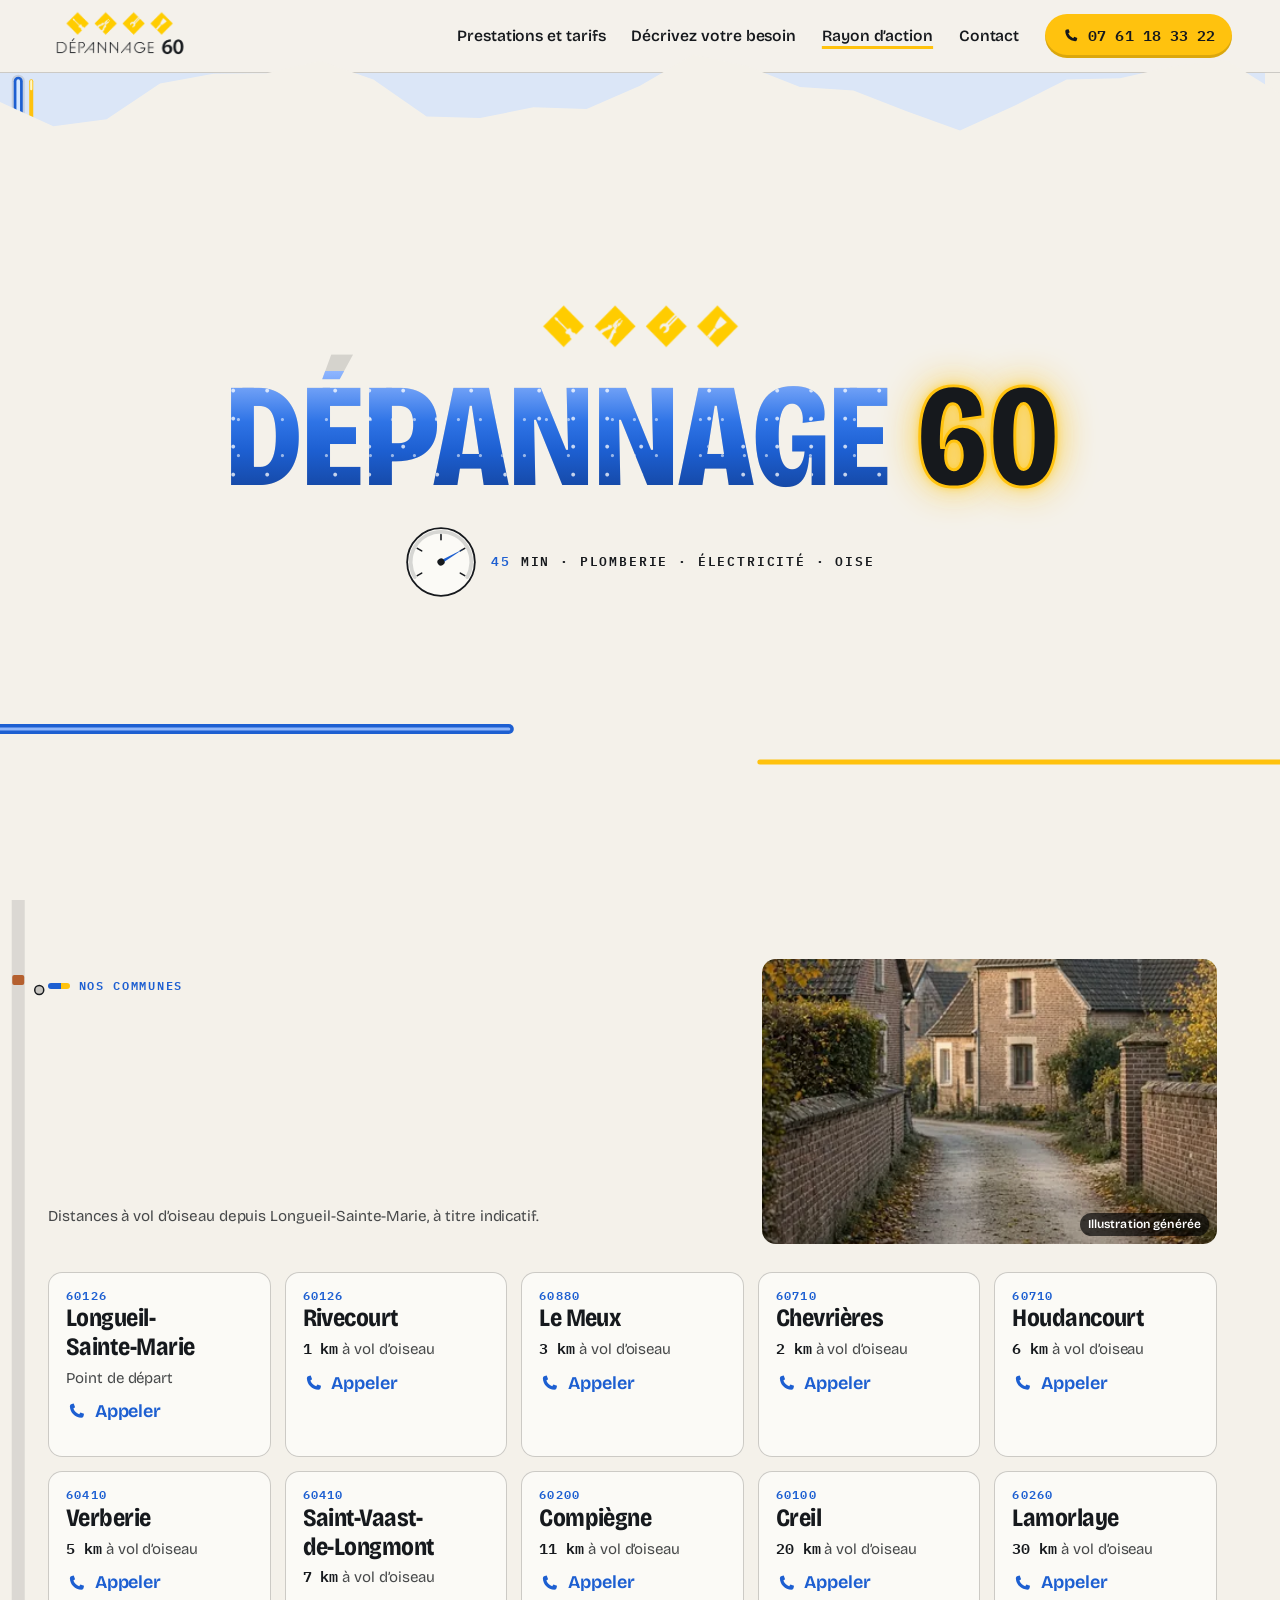
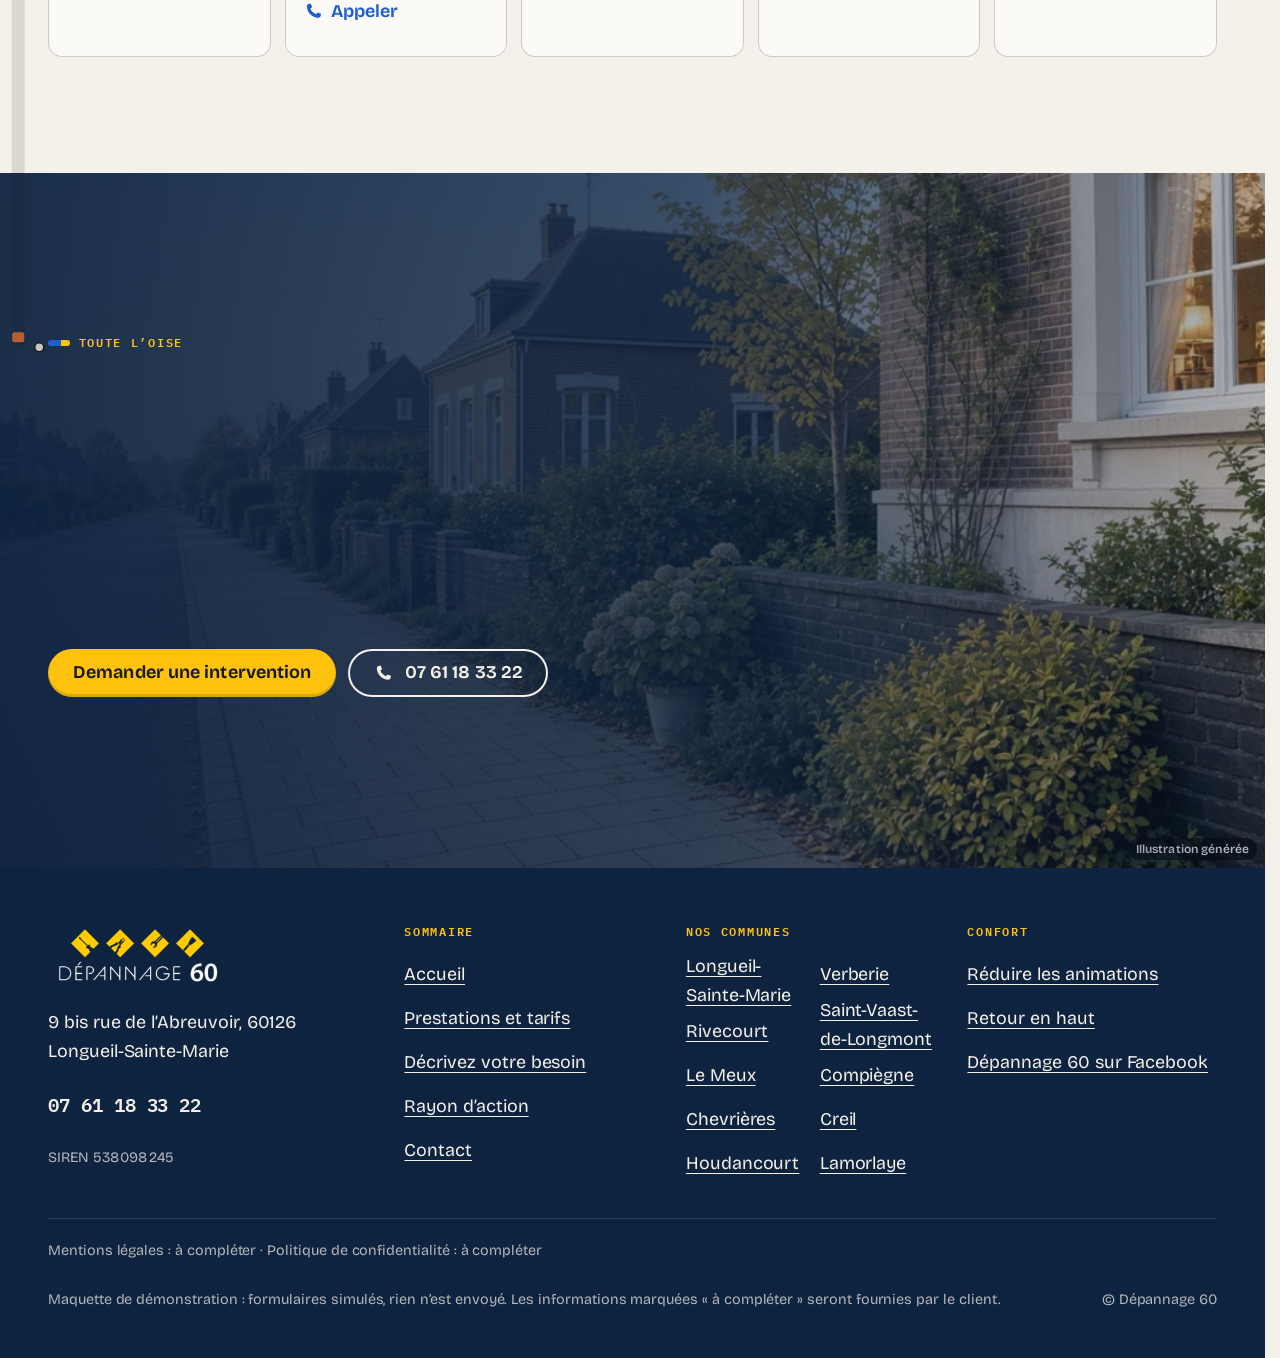
<file: rayon-d-action.html>
<!doctype html>
<html lang="fr" data-v="2" data-page="rayon" data-curseur>
<head>
<meta charset="utf-8">
<meta name="viewport" content="width=device-width, initial-scale=1, viewport-fit=cover">
<title>Rayon d’action : Dépannage 60 dans l’Oise</title>
<meta name="description" content="Longueil-Sainte-Marie, Compiègne, Creil, Verberie, Chevrières et les communes voisines, et toute l’Oise sur demande.">
<meta name="robots" content="noindex, nofollow">
<link rel="canonical" href="https://depannage-60-maquette.vercel.app/rayon-d-action">
<style>:root{--fond:#f4f1ea;--texte:#16191d;--voile-fond:#0e2340;--ouverture-fond:#f4f1ea;--menu-fond:#f4f1ea}:root { --entete-h: 72px; --barres-h: 0px; } html { background: var(--fond); color: var(--texte); scrollbar-gutter: stable; } body { margin: 0; background: var(--fond); } html.js:not(.calme):not(.secours):not([data-arrivee="retour"]) [data-anime] { opacity: 0; } html.js:not(.calme):not(.secours):not([data-arrivee="retour"]) [data-anime].vu { opacity: 1; } [data-voile] { position: fixed; inset: 0; z-index: 900; background: var(--voile-fond); transform: translateY(100%); visibility: hidden; pointer-events: none; } html[data-arrivee="voile"]:not(.voile-leve):not(.calme):not(.secours) [data-voile] { transform: none; visibility: visible; } html.calme [data-voile], html.secours [data-voile] { visibility: hidden !important; } .ouverture-panneau { position: fixed; inset: 0; z-index: 850; display: none; place-content: center; justify-items: center; background: var(--ouverture-fond, var(--voile-fond)); color: var(--fond); text-align: center; } html.js[data-arrivee="intro"]:not(.calme):not(.secours):not(.intro-finie) .ouverture-panneau { display: grid; } html.defilement-bloque, html.defilement-bloque body, html.js[data-arrivee="intro"]:not(.calme):not(.secours):not(.intro-finie), html.js[data-arrivee="intro"]:not(.calme):not(.secours):not(.intro-finie) body, html[data-arrivee="voile"]:not(.voile-leve):not(.calme):not(.secours), html[data-arrivee="voile"]:not(.voile-leve):not(.calme):not(.secours) body { overflow: hidden; } html.js[data-arrivee="intro"]:not(.calme):not(.secours):not(.intro-finie) { background-color: var(--ouverture-fond, var(--voile-fond)); } html[data-arrivee="voile"]:not(.voile-leve):not(.calme):not(.secours) { background-color: var(--voile-fond); }</style>
<script>(function () {
var d = document.documentElement, ss = null, ls = null;
try { ss = window.sessionStorage; ls = window.localStorage; } catch (e) {}
d.classList.add('js');
var calme = false;
try { calme = !!ls && ls.getItem('socle:calme') === 'oui'; } catch (e) {}
if (!calme && window.matchMedia && matchMedia('(prefers-reduced-motion: reduce)').matches) calme = true;
if (calme) d.classList.add('calme');
var nav = performance.getEntriesByType ? performance.getEntriesByType('navigation')[0] : null;
var type = nav ? nav.type : 'navigate';
var depart = null;
try { depart = JSON.parse(ss.getItem('socle:depart') || 'null'); ss.removeItem('socle:depart'); } catch (e) {}
if (depart && !(Date.now() - depart.t < 15000)) depart = null;
var retourSection = false;
try { retourSection = !!ss.getItem('socle:calme-retour'); } catch (e) {}
var mode = type === 'back_forward' || retourSection ? 'retour' : type === 'reload' ? 'intro' : depart ? 'voile' : 'intro';
d.setAttribute('data-arrivee', mode);
if (mode === 'voile' && depart.couleur) d.style.setProperty('--voile-fond', depart.couleur);
if (type === 'reload' && 'scrollRestoration' in history) {
if (!retourSection) history.scrollRestoration = 'manual';
}
try {
var choisie = ls && ls.getItem('socle:langue');
var langue = (d.lang || '').slice(0, 2);
if (choisie && choisie !== langue && type === 'navigate' && !depart) {
var alt = document.querySelector('link[rel="alternate"][hreflang="' + choisie + '"]');
if (alt) location.replace(new URL(alt.href).pathname + location.search + location.hash);
}
} catch (e) {}
setTimeout(function () { if (!d.classList.contains('demarre')) d.classList.add('secours'); }, 2000);
})();</script>
<link rel="preload" href="/assets/polices/bricolage.woff2" as="font" type="font/woff2" crossorigin>
<link rel="stylesheet" href="/assets/css/socle.css?v=2">
<link rel="stylesheet" href="/assets/css/site.css?v=2">
<link rel="modulepreload" href="/assets/js/site.js?v=2">
<link rel="modulepreload" href="/assets/js/socle/index.js?v=2">
<script src="/assets/vendor/gsap.min.js" defer></script>
<script src="/assets/vendor/ScrollTrigger.min.js" defer></script>
<script src="/assets/vendor/SplitText.min.js" defer></script>
<script type="module" src="/assets/js/site.js?v=2"></script>
<meta name="theme-color" content="#f4f1ea">
<link rel="icon" href="/assets/images/favicon-32.png" type="image/png" sizes="32x32">
<link rel="apple-touch-icon" href="/assets/images/apple-touch-icon.png">
<meta property="og:type" content="website">
<meta property="og:site_name" content="Dépannage 60">
<meta property="og:locale" content="fr_FR">
<meta property="og:title" content="Rayon d’action : Dépannage 60 dans l’Oise">
<meta property="og:description" content="Longueil-Sainte-Marie, Compiègne, Creil, Verberie, Chevrières et les communes voisines, et toute l’Oise sur demande.">
<meta property="og:url" content="https://depannage-60-maquette.vercel.app/rayon-d-action">
<meta property="og:image" content="https://depannage-60-maquette.vercel.app/assets/partage/rayon-fr.jpg">
<meta property="og:image:width" content="1200">
<meta property="og:image:height" content="630">
<meta property="og:image:alt" content="Carte du rayon d’action de Dépannage 60">
<meta name="twitter:card" content="summary_large_image">
<script type="application/ld+json">{"@context":"https://schema.org","@type":["Plumber","Electrician"],"name":"Dépannage 60","telephone":"+33761183322","address":{"@type":"PostalAddress","streetAddress":"9 bis rue de l’Abreuvoir","postalCode":"60126","addressLocality":"Longueil-Sainte-Marie","addressCountry":"FR"},"areaServed":["Longueil-Sainte-Marie","Rivecourt","Le Meux","Chevrières","Houdancourt","Verberie","Saint-Vaast-de-Longmont","Compiègne","Creil","Lamorlaye","Oise"],"sameAs":["https://www.facebook.com/profile.php?id=100025931762469"]}</script>
</head>
<body id="haut">
<div data-voile aria-hidden="true"><div class="voile-contenu"><img src="/assets/images/losanges.png" alt="" width="472" height="112"><span data-voile-libelle>Rayon d’action</span></div></div>
<div class="ouverture-panneau" data-ouverture data-gouttiere="#f4f1ea" aria-hidden="true">
  <div class="ouv-moitie ouv-haut"></div><div class="ouv-moitie ouv-bas"></div>
  <svg class="ouv-reseaux" viewBox="0 0 1000 600" preserveAspectRatio="none" aria-hidden="true">
    <path class="ouv-tuyau" d="M-10 486 H430 Q480 486 480 456 V440" pathLength="1"/>
    <path class="ouv-tuyau-eau" d="M-10 486 H430 Q480 486 480 456 V440" pathLength="1"/>
    <path class="ouv-cable" d="M1010 508 H560 Q520 508 520 478 V452" pathLength="1"/>
  </svg>
  <div class="ouv-scene">
    <img class="ouv-losanges" src="/assets/images/losanges.png" alt="" width="472" height="112">
    <p class="ouv-nom"><span class="ouv-mot">DÉPANNAGE<span class="ouv-eau">DÉPANNAGE</span></span><span class="ouv-60">60<span class="ouv-60-lum">60</span><svg class="ouv-arc" viewBox="0 0 100 60" preserveAspectRatio="none" aria-hidden="true" focusable="false"><path class="ouv-arc-halo" d="M0 30 H100"/><path class="ouv-arc-trait" d="M0 30 H100"/></svg></span></p>
    <div class="ouv-bas-ligne">
      <svg class="mano ouv-mano" viewBox="0 0 100 100" aria-hidden="true" focusable="false" style="--angle:60deg">
<circle class="mano-fond" cx="50" cy="50" r="47"/>
<path class="mano-arc" d="M13.6 71.0 A42 42 0 1 1 86.4 71.0" pathLength="1"/>
<g class="mano-grad"><line x1="17.1" y1="69.0" x2="23.2" y2="65.5"/><line x1="17.1" y1="31.0" x2="23.2" y2="34.5"/><line x1="50.0" y1="12.0" x2="50.0" y2="19.0"/><line x1="82.9" y1="31.0" x2="76.8" y2="34.5"/><line x1="82.9" y1="69.0" x2="76.8" y2="65.5"/></g>
<g class="mano-aiguille"><path d="M50 50 L48 47 L50 14 L52 47 Z"/><circle cx="50" cy="50" r="5"/></g>
</svg>
      <p class="ouv-ligne"><span class="ouv-chiffre" data-ouv-chiffre>45</span> min · Plomberie · Électricité · Oise</p>
    </div>
  </div>
</div>
<a class="evitement" href="#contenu">Aller au contenu</a>
<header data-entete>
  <div class="entete-rangee">
    <a class="entete-logo" href="/" data-libelle="Accueil">
      <img src="/assets/images/logo-encre.png" alt="" width="622" height="242"><span class="visuellement-cache">Dépannage 60, Accueil</span>
    </a>
    <nav data-nav aria-label="Navigation principale">
      <ul><li><a href="/prestations" data-libelle="Prestations et tarifs">Prestations et tarifs</a></li><li><a href="/decrivez-votre-besoin" data-libelle="Décrivez votre besoin">Décrivez votre besoin</a></li><li><a href="/rayon-d-action" data-libelle="Rayon d’action" aria-current="page">Rayon d’action</a></li><li><a href="/contact" data-libelle="Contact">Contact</a></li></ul>
    </nav>
    <div class="entete-actions">
      <a class="bouton bouton--jaune entete-tel" href="tel:+33761183322"><svg class="ico" viewBox="0 0 24 24" aria-hidden="true" focusable="false"><path d="M6.6 3.5 9 3l1.6 4.2-2 1.4a12 12 0 0 0 6.8 6.8l1.4-2L21 15l-.5 2.4A2.5 2.5 0 0 1 18 19.5C10.5 19.2 4.8 13.5 4.5 6a2.5 2.5 0 0 1 2.1-2.5Z" fill="currentColor"/></svg><span>07 61 18 33 22</span></a>
      <button type="button" data-menu-bouton aria-controls="menu" aria-expanded="false" data-libelle-ouvrir="Menu" data-libelle-fermer="Fermer"><span data-libelle-bouton>Menu</span></button>
    </div>
  </div>
</header>
<div id="menu" data-menu role="dialog" aria-modal="true" aria-label="Menu">
  <ul><li style="--i:0"><a href="/" class="menu-lien" data-libelle="Accueil">Accueil</a></li><li style="--i:1"><a href="/prestations" class="menu-lien" data-libelle="Prestations et tarifs">Prestations et tarifs</a></li><li style="--i:2"><a href="/decrivez-votre-besoin" class="menu-lien" data-libelle="Décrivez votre besoin">Décrivez votre besoin</a></li><li style="--i:3"><a href="/rayon-d-action" class="menu-lien" data-libelle="Rayon d’action" aria-current="page">Rayon d’action</a></li><li style="--i:4"><a href="/contact" class="menu-lien" data-libelle="Contact">Contact</a></li></ul>
  <p><a class="bouton bouton--jaune" href="tel:+33761183322"><svg class="ico" viewBox="0 0 24 24" aria-hidden="true" focusable="false"><path d="M6.6 3.5 9 3l1.6 4.2-2 1.4a12 12 0 0 0 6.8 6.8l1.4-2L21 15l-.5 2.4A2.5 2.5 0 0 1 18 19.5C10.5 19.2 4.8 13.5 4.5 6a2.5 2.5 0 0 1 2.1-2.5Z" fill="currentColor"/></svg>Appeler le 07 61 18 33 22</a></p>
  <p><button type="button" class="lien" data-calme-bascule data-libelle-reduire="Réduire les animations" data-libelle-retablir="Rétablir les animations" data-libelle-systeme="Animations réduites par le réglage de votre appareil"><span data-libelle-bouton>Réduire les animations</span></button></p>
</div>
<main id="contenu" tabindex="-1">
<section class="tete-ondes" id="zone">
  <div class="conteneur tete-ondes-grille">
    <div class="tete-ondes-texte">
      <p class="surtitre" data-raccord-cible>Rayon d’action</p>
      <h1 data-anime="gsap" class="tete-ondes-titre">On vient chez vous ?</h1>
      <p class="tete-ondes-info" data-info-cle data-anime="gsap">Moins de 45 min autour de Longueil-Sainte-Marie</p>
      <p class="tete-ondes-chapo" data-anime="gsap">Dix communes autour de Longueil-Sainte-Marie, et partout dans l’Oise.</p>
      <form class="commune-form" data-commune-form data-anime="gsap" novalidate>
        <label for="commune">Votre commune</label>
        <div class="commune-rang">
          <input id="commune" name="commune" type="text" list="communes-liste" autocomplete="address-level2" placeholder="Compiègne, Creil…">
          <button type="submit" class="bouton bouton--encre" data-action-principale>Vérifier</button>
        </div>
        <datalist id="communes-liste"><option value="Longueil-Sainte-Marie"></option><option value="Rivecourt"></option><option value="Le Meux"></option><option value="Chevrières"></option><option value="Houdancourt"></option><option value="Verberie"></option><option value="Saint-Vaast-de-Longmont"></option><option value="Compiègne"></option><option value="Creil"></option><option value="Lamorlaye"></option><option value="Beauvais"></option><option value="Nogent-sur-Oise"></option><option value="Noyon"></option><option value="Pont-Sainte-Maxence"></option><option value="Crépy-en-Valois"></option></datalist>
        <p class="commune-reponse" data-commune-reponse aria-live="polite"></p>
      </form>
    </div>
    <div class="tete-ondes-carte" data-effet="ondes-60" data-anime="gsap"><div class="carte " id="carte-rayon" role="img" aria-label="Schéma de la zone d’intervention : Longueil-Sainte-Marie au centre, cercles de 10, 20 et 30 km, distances à vol d’oiseau" data-visuel data-carte>
  <svg viewBox="-26 -13 42 40" preserveAspectRatio="xMidYMid meet" aria-hidden="true" focusable="false">
    <defs><pattern id="carte-rayon-grille" width="2" height="2" patternUnits="userSpaceOnUse"><path d="M2 0H0V2" fill="none" class="carte-grille"/></pattern></defs>
    <rect x="-26" y="-13" width="42" height="40" fill="url(#carte-rayon-grille)"/>
    <circle class="carte-anneau" cx="0" cy="0" r="10" pathLength="1"/><circle class="carte-anneau" cx="0" cy="0" r="20" pathLength="1"/><circle class="carte-anneau" cx="0" cy="0" r="30" pathLength="1"/>
    <path class="carte-riviere" d="M20.55 -25.06 L15.55 -18.30 L10.56 -10.95 L8.02 -7.01 L4.60 -3.98 L2.12 -1.68 L1.21 0.64 L-0.04 2.59 L-1.85 4.80 L-8.03 5.84 L-13.45 8.24 L-17.46 10.48 L-22.88 14.87 L-27.95 18.19" pathLength="1"/>
    <g class="carte-ondes" data-ondes><circle r="1"/><circle r="1"/><circle r="1"/></g>
    <path class="carte-trajet" data-trajet d="M0 0" pathLength="1"/>
    <circle class="carte-point carte-point--depart" data-point="longueil-sainte-marie" cx="0.00" cy="0.00" r="1.1"/><circle class="carte-point" data-point="rivecourt" cx="1.21" cy="0.64" r="0.7"/><circle class="carte-point" data-point="le-meux" cx="2.12" cy="-1.68" r="0.7"/><circle class="carte-point" data-point="chevrieres" cx="-2.26" cy="0.91" r="0.7"/><circle class="carte-point" data-point="houdancourt" cx="-5.46" cy="1.39" r="0.7"/><circle class="carte-point" data-point="verberie" cx="1.17" cy="4.80" r="0.7"/><circle class="carte-point" data-point="saint-vaast-de-longmont" cx="2.30" cy="6.46" r="0.7"/><circle class="carte-point" data-point="compiegne" cx="8.02" cy="-7.01" r="0.7"/><circle class="carte-point" data-point="creil" cx="-17.46" cy="10.48" r="0.7"/><circle class="carte-point" data-point="lamorlaye" cx="-19.85" cy="22.03" r="0.7"/>
  </svg>
  <span class="carte-km" style="left:73.81%;top:54.15%" aria-hidden="true">10 km</span><span class="carte-km" style="left:85.71%;top:75.80%" aria-hidden="true">20 km</span>
  <span class="carte-km carte-km--riviere" style="left:90.61%;top:5.13%" aria-hidden="true">l’Oise</span>
  <span class="carte-etiquette carte-etiquette--fin" data-etiquette="longueil-sainte-marie" data-repere style="left:59.05%;top:26.50%" aria-hidden="true">Longueil-Sainte-Marie</span><span class="carte-etiquette carte-etiquette--debut carte-etiquette--secondaire" data-etiquette="rivecourt" data-repere style="left:66.19%;top:36.25%" aria-hidden="true">Rivecourt</span><span class="carte-etiquette carte-etiquette--debut carte-etiquette--secondaire" data-etiquette="le-meux" data-repere style="left:69.52%;top:26.00%" aria-hidden="true">Le Meux</span><span class="carte-etiquette carte-etiquette--fin carte-etiquette--secondaire" data-etiquette="chevrieres" data-repere style="left:53.81%;top:38.50%" aria-hidden="true">Chevrières</span><span class="carte-etiquette carte-etiquette--fin carte-etiquette--secondaire" data-etiquette="houdancourt" data-repere style="left:46.19%;top:31.00%" aria-hidden="true">Houdancourt</span><span class="carte-etiquette carte-etiquette--debut carte-etiquette--secondaire" data-etiquette="verberie" data-repere style="left:68.10%;top:43.50%" aria-hidden="true">Verberie</span><span class="carte-etiquette carte-etiquette--debut carte-etiquette--secondaire" data-etiquette="saint-vaast-de-longmont" data-repere style="left:70.48%;top:50.50%" aria-hidden="true">Saint-Vaast-de-Longmont</span><span class="carte-etiquette carte-etiquette--milieu" data-etiquette="compiegne" data-repere style="left:81.19%;top:9.50%" aria-hidden="true">Compiègne</span><span class="carte-etiquette carte-etiquette--milieu" data-etiquette="creil" data-repere style="left:19.52%;top:53.00%" aria-hidden="true">Creil</span><span class="carte-etiquette carte-etiquette--debut" data-etiquette="lamorlaye" data-repere style="left:20.48%;top:91.00%" aria-hidden="true">Lamorlaye</span>
  <span class="carte-note" aria-hidden="true">Schéma, distances à vol d’oiseau</span>
</div></div>
  </div>
  <script type="application/json" id="donnees-communes">{"liste":[{"id":"longueil-sainte-marie","nom":"Longueil-Sainte-Marie","n":"longueil sainte marie","km":0},{"id":"rivecourt","nom":"Rivecourt","n":"rivecourt","km":1},{"id":"le-meux","nom":"Le Meux","n":"le meux","km":3},{"id":"chevrieres","nom":"Chevrières","n":"chevrieres","km":2},{"id":"houdancourt","nom":"Houdancourt","n":"houdancourt","km":6},{"id":"verberie","nom":"Verberie","n":"verberie","km":5},{"id":"saint-vaast-de-longmont","nom":"Saint-Vaast-de-Longmont","n":"saint vaast de longmont","km":7},{"id":"compiegne","nom":"Compiègne","n":"compiegne","km":11},{"id":"creil","nom":"Creil","n":"creil","km":20},{"id":"lamorlaye","nom":"Lamorlaye","n":"lamorlaye","km":30}],"oise":[{"nom":"Beauvais","n":"beauvais"},{"nom":"Nogent-sur-Oise","n":"nogent sur oise"},{"nom":"Noyon","n":"noyon"},{"nom":"Pont-Sainte-Maxence","n":"pont sainte maxence"},{"nom":"Crépy-en-Valois","n":"crepy en valois"}],"textes":{"oui":"Oui, {commune} fait partie de nos communes : environ {km} km de Longueil-Sainte-Marie à vol d’oiseau.","oise":"{commune} est dans l’Oise : nous intervenons dans tout le département. Appelez pour connaître le délai.","non":"Cette commune n’est pas dans notre liste. Appelez le 07 61 18 33 22 : nous vous dirons si nous pouvons intervenir.","vide":"Tapez le nom de votre commune."}}</script>
</section>
<section class="communes conteneur" id="communes">
  <div class="communes-tete">
    <div>
      <p class="surtitre" data-raccord-cible>Nos communes</p>
      <h2 data-anime="lignes">Dix communes, un même numéro.</h2>
      <p class="petit">Distances à vol d’oiseau depuis Longueil-Sainte-Marie, à titre indicatif.</p>
    </div>
    <figure class="media communes-media" data-grok data-fx="parallaxe" style="--cadrage:55% 60%">
  <picture>
    <img src="/assets/images/grok/rayon-village-784.webp" srcset="/assets/images/grok/rayon-village-480.webp 480w, /assets/images/grok/rayon-village-640.webp 640w, /assets/images/grok/rayon-village-784.webp 784w" sizes="(max-width: 760px) 92vw, 30vw" alt="Chemin de village entre des murets de brique" width="784" height="980" loading="lazy" decoding="async">
  </picture><figcaption class="mention-ia">Illustration générée</figcaption>
</figure>
  </div>
  <ul class="communes-grille"><li class="commune" id="commune-longueil-sainte-marie">
    <p class="commune-cp">60126</p>
    <h3>Longueil-Sainte-Marie</h3>
    <p class="commune-km">Point de départ</p>
    <p><a class="lien-fleche" href="tel:+33761183322"><svg class="ico" viewBox="0 0 24 24" aria-hidden="true" focusable="false"><path d="M6.6 3.5 9 3l1.6 4.2-2 1.4a12 12 0 0 0 6.8 6.8l1.4-2L21 15l-.5 2.4A2.5 2.5 0 0 1 18 19.5C10.5 19.2 4.8 13.5 4.5 6a2.5 2.5 0 0 1 2.1-2.5Z" fill="currentColor"/></svg> Appeler</a></p>
  </li><li class="commune" id="commune-rivecourt">
    <p class="commune-cp">60126</p>
    <h3>Rivecourt</h3>
    <p class="commune-km"><b>1 km</b> à vol d’oiseau</p>
    <p><a class="lien-fleche" href="tel:+33761183322"><svg class="ico" viewBox="0 0 24 24" aria-hidden="true" focusable="false"><path d="M6.6 3.5 9 3l1.6 4.2-2 1.4a12 12 0 0 0 6.8 6.8l1.4-2L21 15l-.5 2.4A2.5 2.5 0 0 1 18 19.5C10.5 19.2 4.8 13.5 4.5 6a2.5 2.5 0 0 1 2.1-2.5Z" fill="currentColor"/></svg> Appeler</a></p>
  </li><li class="commune" id="commune-le-meux">
    <p class="commune-cp">60880</p>
    <h3>Le Meux</h3>
    <p class="commune-km"><b>3 km</b> à vol d’oiseau</p>
    <p><a class="lien-fleche" href="tel:+33761183322"><svg class="ico" viewBox="0 0 24 24" aria-hidden="true" focusable="false"><path d="M6.6 3.5 9 3l1.6 4.2-2 1.4a12 12 0 0 0 6.8 6.8l1.4-2L21 15l-.5 2.4A2.5 2.5 0 0 1 18 19.5C10.5 19.2 4.8 13.5 4.5 6a2.5 2.5 0 0 1 2.1-2.5Z" fill="currentColor"/></svg> Appeler</a></p>
  </li><li class="commune" id="commune-chevrieres">
    <p class="commune-cp">60710</p>
    <h3>Chevrières</h3>
    <p class="commune-km"><b>2 km</b> à vol d’oiseau</p>
    <p><a class="lien-fleche" href="tel:+33761183322"><svg class="ico" viewBox="0 0 24 24" aria-hidden="true" focusable="false"><path d="M6.6 3.5 9 3l1.6 4.2-2 1.4a12 12 0 0 0 6.8 6.8l1.4-2L21 15l-.5 2.4A2.5 2.5 0 0 1 18 19.5C10.5 19.2 4.8 13.5 4.5 6a2.5 2.5 0 0 1 2.1-2.5Z" fill="currentColor"/></svg> Appeler</a></p>
  </li><li class="commune" id="commune-houdancourt">
    <p class="commune-cp">60710</p>
    <h3>Houdancourt</h3>
    <p class="commune-km"><b>6 km</b> à vol d’oiseau</p>
    <p><a class="lien-fleche" href="tel:+33761183322"><svg class="ico" viewBox="0 0 24 24" aria-hidden="true" focusable="false"><path d="M6.6 3.5 9 3l1.6 4.2-2 1.4a12 12 0 0 0 6.8 6.8l1.4-2L21 15l-.5 2.4A2.5 2.5 0 0 1 18 19.5C10.5 19.2 4.8 13.5 4.5 6a2.5 2.5 0 0 1 2.1-2.5Z" fill="currentColor"/></svg> Appeler</a></p>
  </li><li class="commune" id="commune-verberie">
    <p class="commune-cp">60410</p>
    <h3>Verberie</h3>
    <p class="commune-km"><b>5 km</b> à vol d’oiseau</p>
    <p><a class="lien-fleche" href="tel:+33761183322"><svg class="ico" viewBox="0 0 24 24" aria-hidden="true" focusable="false"><path d="M6.6 3.5 9 3l1.6 4.2-2 1.4a12 12 0 0 0 6.8 6.8l1.4-2L21 15l-.5 2.4A2.5 2.5 0 0 1 18 19.5C10.5 19.2 4.8 13.5 4.5 6a2.5 2.5 0 0 1 2.1-2.5Z" fill="currentColor"/></svg> Appeler</a></p>
  </li><li class="commune" id="commune-saint-vaast-de-longmont">
    <p class="commune-cp">60410</p>
    <h3>Saint-Vaast-de-Longmont</h3>
    <p class="commune-km"><b>7 km</b> à vol d’oiseau</p>
    <p><a class="lien-fleche" href="tel:+33761183322"><svg class="ico" viewBox="0 0 24 24" aria-hidden="true" focusable="false"><path d="M6.6 3.5 9 3l1.6 4.2-2 1.4a12 12 0 0 0 6.8 6.8l1.4-2L21 15l-.5 2.4A2.5 2.5 0 0 1 18 19.5C10.5 19.2 4.8 13.5 4.5 6a2.5 2.5 0 0 1 2.1-2.5Z" fill="currentColor"/></svg> Appeler</a></p>
  </li><li class="commune" id="commune-compiegne">
    <p class="commune-cp">60200</p>
    <h3>Compiègne</h3>
    <p class="commune-km"><b>11 km</b> à vol d’oiseau</p>
    <p><a class="lien-fleche" href="tel:+33761183322"><svg class="ico" viewBox="0 0 24 24" aria-hidden="true" focusable="false"><path d="M6.6 3.5 9 3l1.6 4.2-2 1.4a12 12 0 0 0 6.8 6.8l1.4-2L21 15l-.5 2.4A2.5 2.5 0 0 1 18 19.5C10.5 19.2 4.8 13.5 4.5 6a2.5 2.5 0 0 1 2.1-2.5Z" fill="currentColor"/></svg> Appeler</a></p>
  </li><li class="commune" id="commune-creil">
    <p class="commune-cp">60100</p>
    <h3>Creil</h3>
    <p class="commune-km"><b>20 km</b> à vol d’oiseau</p>
    <p><a class="lien-fleche" href="tel:+33761183322"><svg class="ico" viewBox="0 0 24 24" aria-hidden="true" focusable="false"><path d="M6.6 3.5 9 3l1.6 4.2-2 1.4a12 12 0 0 0 6.8 6.8l1.4-2L21 15l-.5 2.4A2.5 2.5 0 0 1 18 19.5C10.5 19.2 4.8 13.5 4.5 6a2.5 2.5 0 0 1 2.1-2.5Z" fill="currentColor"/></svg> Appeler</a></p>
  </li><li class="commune" id="commune-lamorlaye">
    <p class="commune-cp">60260</p>
    <h3>Lamorlaye</h3>
    <p class="commune-km"><b>30 km</b> à vol d’oiseau</p>
    <p><a class="lien-fleche" href="tel:+33761183322"><svg class="ico" viewBox="0 0 24 24" aria-hidden="true" focusable="false"><path d="M6.6 3.5 9 3l1.6 4.2-2 1.4a12 12 0 0 0 6.8 6.8l1.4-2L21 15l-.5 2.4A2.5 2.5 0 0 1 18 19.5C10.5 19.2 4.8 13.5 4.5 6a2.5 2.5 0 0 1 2.1-2.5Z" fill="currentColor"/></svg> Appeler</a></p>
  </li></ul>
</section>
<section class="oise" id="oise">
  <figure class="media oise-fond" data-grok data-fx="parallaxe" style="--cadrage:60% 55%">
  <picture>
    <img src="/assets/images/grok/rayon-rue-1280.webp" srcset="/assets/images/grok/rayon-rue-640.webp 640w, /assets/images/grok/rayon-rue-1280.webp 1280w" sizes="100vw" alt="Rue résidentielle de maisons en brique, un matin d’automne" width="1280" height="720" loading="lazy" decoding="async">
  </picture><figcaption class="mention-ia">Illustration générée</figcaption>
</figure>
  <div class="conteneur oise-contenu">
    <p class="surtitre" data-raccord-cible>Toute l’Oise</p>
    <h2 data-anime="lignes">Et partout dans l’Oise.</h2>
    <p data-anime>Notre équipe intervient dans tout le département de l’Oise, que ce soit à Beauvais, Compiègne, Creil, Nogent-sur-Oise, Noyon, Pont-Sainte-Maxence, Crépy-en-Valois ou toute autre localité des environs.</p>
    <ul class="puces-communes puces-communes--clair" data-anime="cascade"><li><span>Beauvais</span></li><li><span>Nogent-sur-Oise</span></li><li><span>Noyon</span></li><li><span>Pont-Sainte-Maxence</span></li><li><span>Crépy-en-Valois</span></li></ul>
    <p class="fin-actions"><a href="/contact" class="bouton bouton--jaune" data-libelle="Contact">Demander une intervention</a> <a class="bouton bouton--contour-clair" href="tel:+33761183322"><svg class="ico" viewBox="0 0 24 24" aria-hidden="true" focusable="false"><path d="M6.6 3.5 9 3l1.6 4.2-2 1.4a12 12 0 0 0 6.8 6.8l1.4-2L21 15l-.5 2.4A2.5 2.5 0 0 1 18 19.5C10.5 19.2 4.8 13.5 4.5 6a2.5 2.5 0 0 1 2.1-2.5Z" fill="currentColor"/></svg>07 61 18 33 22</a></p>
  </div>
</section>
</main>
<footer class="pied" id="pied" data-masque-barre>
  <div class="conteneur pied-grille">
    <div class="pied-marque">
      <img src="/assets/images/logo-clair.png" alt="Dépannage 60" width="622" height="242" loading="lazy">
      <p>9 bis rue de l’Abreuvoir, 60126 Longueil-Sainte-Marie</p>
      <p><a class="pied-tel" href="tel:+33761183322">07 61 18 33 22</a></p>
      <p class="pied-petit">SIREN 538 098 245</p>
    </div>
    <nav aria-label="Sommaire">
      <p class="pied-titre">Sommaire</p>
      <ul><li><a href="/" data-libelle="Accueil">Accueil</a></li><li><a href="/prestations" data-libelle="Prestations et tarifs">Prestations et tarifs</a></li><li><a href="/decrivez-votre-besoin" data-libelle="Décrivez votre besoin">Décrivez votre besoin</a></li><li><a href="/rayon-d-action" data-libelle="Rayon d’action" aria-current="page">Rayon d’action</a></li><li><a href="/contact" data-libelle="Contact">Contact</a></li></ul>
    </nav>
    <div>
      <p class="pied-titre">Nos communes</p>
      <ul class="pied-communes"><li><a href="/rayon-d-action#commune-longueil-sainte-marie" data-libelle="Rayon d’action">Longueil-Sainte-Marie</a></li><li><a href="/rayon-d-action#commune-rivecourt" data-libelle="Rayon d’action">Rivecourt</a></li><li><a href="/rayon-d-action#commune-le-meux" data-libelle="Rayon d’action">Le Meux</a></li><li><a href="/rayon-d-action#commune-chevrieres" data-libelle="Rayon d’action">Chevrières</a></li><li><a href="/rayon-d-action#commune-houdancourt" data-libelle="Rayon d’action">Houdancourt</a></li><li><a href="/rayon-d-action#commune-verberie" data-libelle="Rayon d’action">Verberie</a></li><li><a href="/rayon-d-action#commune-saint-vaast-de-longmont" data-libelle="Rayon d’action">Saint-Vaast-de-Longmont</a></li><li><a href="/rayon-d-action#commune-compiegne" data-libelle="Rayon d’action">Compiègne</a></li><li><a href="/rayon-d-action#commune-creil" data-libelle="Rayon d’action">Creil</a></li><li><a href="/rayon-d-action#commune-lamorlaye" data-libelle="Rayon d’action">Lamorlaye</a></li></ul>
    </div>
    <div>
      <p class="pied-titre">Confort</p>
      <ul>
        <li><button type="button" class="lien" data-calme-bascule data-libelle-reduire="Réduire les animations" data-libelle-retablir="Rétablir les animations" data-libelle-systeme="Animations réduites par le réglage de votre appareil"><span data-libelle-bouton>Réduire les animations</span></button></li>
        <li><a href="#haut" data-sans-transition>Retour en haut</a></li>
        <li><a href="https://www.facebook.com/profile.php?id=100025931762469" target="_blank" rel="noopener">Dépannage 60 sur Facebook <span class="visuellement-cache">(nouvel onglet)</span></a></li>
      </ul>
    </div>
  </div>
  <div class="conteneur pied-bas">
    <p>Mentions légales : à compléter · Politique de confidentialité : à compléter</p>
    <p>Maquette de démonstration : formulaires simulés, rien n’est envoyé. Les informations marquées « à compléter » seront fournies par le client.</p>
    <p>© Dépannage 60</p>
  </div>
</footer>
<div data-barre-fixe>
  <a class="bouton bouton--jaune" href="tel:+33761183322"><svg class="ico" viewBox="0 0 24 24" aria-hidden="true" focusable="false"><path d="M6.6 3.5 9 3l1.6 4.2-2 1.4a12 12 0 0 0 6.8 6.8l1.4-2L21 15l-.5 2.4A2.5 2.5 0 0 1 18 19.5C10.5 19.2 4.8 13.5 4.5 6a2.5 2.5 0 0 1 2.1-2.5Z" fill="currentColor"/></svg>Appeler</a>
  <a href="/decrivez-votre-besoin" class="bouton bouton--encre" data-libelle="Décrivez votre besoin">Mon problème</a>
</div>
</body>
</html>
</file>
<file: assets/css/socle.css>
/* Socle : règles communes à toutes les maquettes. Le style du projet va dans site.css.
   Les couleurs et polices du projet se règlent par les variables ci-dessous (redéfinies dans site.css). */
:root {
  --police-titres: Georgia, 'Times New Roman', serif;
  --police-texte: system-ui, -apple-system, 'Segoe UI', Roboto, sans-serif;
  --accent: #b3361f;
  --texte-doux: color-mix(in srgb, var(--texte) 78%, var(--fond));
  --ligne: color-mix(in srgb, var(--texte) 18%, var(--fond));
  --gouttiere: clamp(16px, 4vw, 48px);
  --largeur: 1240px;
  --rayon: 6px;
  --duree: .7s;
  --courbe: cubic-bezier(.22, 1, .36, 1);
}

*, *::before, *::after { box-sizing: border-box; }
html { -webkit-text-size-adjust: 100%; text-size-adjust: 100%; }
body {
  font-family: var(--police-texte); font-size: clamp(1rem, .96rem + .2vw, 1.125rem); line-height: 1.6;
  padding-bottom: var(--barres-h); overflow-x: clip;
}
img, picture, video, canvas, svg { display: block; max-width: 100%; }
img, video { height: auto; }
h1, h2, h3, h4 { font-family: var(--police-titres); line-height: 1.08; margin: 0 0 .5em; text-wrap: balance; font-weight: 600; }
p, li, dd, figcaption { text-wrap: pretty; }
p { margin: 0 0 1em; }
a { color: inherit; }
a[href^="mailto:"] { overflow-wrap: anywhere; }
button, input, select, textarea { font: inherit; color: inherit; }
button { cursor: pointer; }
:where(a, button, input, select, textarea, summary, [tabindex]) { -webkit-tap-highlight-color: transparent; }
:focus { outline: none; }
:focus-visible { outline: 3px solid var(--accent); outline-offset: 3px; border-radius: 2px; }
[id] { scroll-margin-top: calc(var(--entete-h) + 12px); scroll-margin-bottom: calc(var(--barres-h) + 12px); }
[hidden] { display: none !important; }

.visuellement-cache {
  position: absolute !important; width: 1px; height: 1px; padding: 0; margin: -1px;
  overflow: hidden; clip: rect(0 0 0 0); white-space: nowrap; border: 0;
}
.evitement {
  position: fixed; left: 12px; top: 12px; z-index: 1000; padding: 12px 16px; background: var(--texte); color: var(--fond);
  transform: translateY(-160%); text-decoration: none;
}
.evitement:focus-visible { transform: none; }
.conteneur { width: min(100% - 2 * var(--gouttiere), var(--largeur)); margin-inline: auto; }
.chiffres { font-variant-numeric: tabular-nums; }

/* Boutons : zones tactiles d'au moins 44 px. */
.bouton {
  display: inline-flex; align-items: center; justify-content: center; gap: .5em;
  min-height: 48px; min-width: 44px; padding: .7em 1.4em; border-radius: 999px;
  background: var(--accent); color: var(--fond); text-decoration: none; font-weight: 600; border: 0;
  line-height: 1.2; text-align: center;
}
.bouton--contour { background: transparent; color: inherit; box-shadow: inset 0 0 0 2px currentColor; }
.bouton[disabled] { opacity: .55; cursor: not-allowed; }

/* Apparitions : cachées par le style critique jusqu'à .vu, jamais recachées. */
html.js:not(.calme):not(.secours):not([data-arrivee="retour"]) [data-anime]:not([data-anime="gsap"]) {
  transform: translate3d(0, 1.2rem, 0);
  transition: opacity var(--duree) var(--courbe) var(--delai, 0s), transform var(--duree) var(--courbe) var(--delai, 0s);
}
html.js:not(.calme):not(.secours):not([data-arrivee="retour"]) [data-anime]:not([data-anime="gsap"]).vu { transform: none; }

/* Bibliothèque d'effets (effets.js). Apparitions : le bloc lui-même ne glisse pas, ce sont ses parties qui arrivent.
   Mêmes conditions que les apparitions : en mode calme, en secours, au retour et sans JavaScript, état final direct.
   Les transitions ne valent que pendant l'arrivée (.fx-fini ensuite) : celles du projet reprennent la main. */
html.js:not(.calme):not(.secours):not([data-arrivee="retour"]) :is([data-anime="lignes"], [data-anime="mots"], [data-anime="cascade"]):not([data-anime="gsap"]) {
  transform: none; transition: opacity .25s linear var(--delai, 0s);
}
/* Masques des lignes : découpe par clip-path, débordante en haut et sur les côtés (accents), un peu en bas (jambages),
   au lieu d'un overflow et de marges : la mise en page ne change pas d'un pixel pendant la découpe. La ligne part
   d'assez bas (135 %) pour rester invisible malgré le débord du bas. */
.fx-ligne-mask { overflow: visible !important; clip-path: inset(-.4em -.6em -.2em -.6em); }
html.js:not(.calme):not(.secours):not([data-arrivee="retour"]) [data-anime="lignes"] .fx-ligne {
  transform: translate3d(0, 135%, 0); transition: transform 1s var(--courbe) calc(var(--delai, 0s) + var(--i, 0) * 90ms);
}
html.js:not(.calme):not(.secours):not([data-arrivee="retour"]) [data-anime="lignes"].vu .fx-ligne { transform: none; }
html.js:not(.calme):not(.secours):not([data-arrivee="retour"]) [data-anime="mots"] .fx-mot {
  opacity: 0; transform: translate3d(0, .5em, 0);
  transition: opacity .6s var(--courbe) calc(var(--delai, 0s) + var(--i, 0) * 35ms), transform .7s var(--courbe) calc(var(--delai, 0s) + var(--i, 0) * 35ms);
}
html.js:not(.calme):not(.secours):not([data-arrivee="retour"]) [data-anime="mots"].vu .fx-mot { opacity: 1; transform: none; }
html.js:not(.calme):not(.secours):not([data-arrivee="retour"]) [data-anime="cascade"] > * { opacity: 0; transform: translate3d(0, 1.8rem, 0); }
html.js:not(.calme):not(.secours):not([data-arrivee="retour"]) [data-anime="cascade"]:not(.fx-fini) > * {
  transition: opacity .7s var(--courbe) calc(var(--delai, 0s) + var(--i, 0) * 80ms), transform .9s var(--courbe) calc(var(--delai, 0s) + var(--i, 0) * 80ms);
}
html.js:not(.calme):not(.secours):not([data-arrivee="retour"]) [data-anime="cascade"].vu > * { opacity: 1; transform: none; }
/* Rideau : règle aussi précise que celle des apparitions (sinon sa transition de découpe serait écrasée). */
html.js:not(.calme):not(.secours):not([data-arrivee="retour"]) [data-anime="rideau"]:not([data-anime="gsap"]) {
  transform: none; clip-path: inset(0 0 100% 0);
}
html.js:not(.calme):not(.secours):not([data-arrivee="retour"]) [data-anime="rideau"]:not([data-anime="gsap"]):not(.fx-fini) {
  transition: opacity .25s linear var(--delai, 0s), clip-path 1.2s cubic-bezier(.77, 0, .18, 1) var(--delai, 0s);
}
html.js:not(.calme):not(.secours):not([data-arrivee="retour"]) [data-anime="rideau"]:not([data-anime="gsap"]).vu { clip-path: inset(0 0 0 0); }
html.js:not(.calme):not(.secours):not([data-arrivee="retour"]) [data-anime="rideau"]:not([data-fx]) > :is(picture, video) { transform: scale(1.14); }
html.js:not(.calme):not(.secours):not([data-arrivee="retour"]) [data-anime="rideau"]:not([data-fx]):not(.fx-fini) > :is(picture, video) { transition: transform 1.6s var(--courbe) var(--delai, 0s); }
html.js:not(.calme):not(.secours):not([data-arrivee="retour"]) [data-anime="rideau"].vu:not([data-fx]) > :is(picture, video) { transform: none; }
/* Effets liés au défilement : l'image déplacée par GSAP n'a aucune transition CSS (une seule source par propriété). */
[data-fx="parallaxe"] > :is(picture, video, img), [data-fx="zoom"] > :is(picture, video, img) { transition: none; }
/* WebGL « onde » : le canvas, calé sur l'image, n'est visible que pendant le mouvement ; au repos, l'image d'origine, nette. */
[data-fx="onde"] { position: relative; }
.fx-onde { position: absolute; left: 0; top: 0; width: 100%; height: 100%; pointer-events: none; opacity: 0; transition: opacity .3s linear; }
.fx-onde--actif { opacity: 1; transition-duration: .12s; }
/* Effets au survol : au premier survol, GSAP prend la main sur la transformation (classe fx-survol) :
   plus aucune transition CSS sur transform pour cet élément. */
.fx-survol { transition-property: opacity, color, background-color, border-color, box-shadow !important; }

/* Mode calme : tout est coupé, le contenu reste complet. */
html.calme *, html.calme *::before, html.calme *::after {
  animation-duration: 0s !important; animation-iteration-count: 1 !important; transition: none !important; scroll-behavior: auto !important;
}
html.calme [data-boucle-css] * , html.calme [data-boucle-css] { animation: none !important; }
[data-boucle-css].hors-ecran, [data-boucle-css].hors-ecran *, [data-boucle-css].en-pause, [data-boucle-css].en-pause * { animation-play-state: paused !important; }

/* En-tête : opaque, jamais coupé, se cache en descendant. */
[data-entete] {
  position: fixed; inset: 0 0 auto; z-index: 800; background: var(--fond);
  border-bottom: 1px solid var(--ligne); transition: transform .35s var(--courbe);
}
html.entete-cache [data-entete], html.scene-sans-entete:not(.menu-ouvert) [data-entete] { transform: translateY(-100%); }
.entete-rangee {
  display: flex; align-items: center; gap: clamp(8px, 2vw, 28px);
  min-height: 64px; padding: 8px var(--gouttiere); max-width: calc(var(--largeur) + 2 * var(--gouttiere)); margin-inline: auto;
}
.entete-logo { display: inline-flex; align-items: center; gap: .6em; min-height: 44px; text-decoration: none; font-weight: 700; flex: none; }
.entete-logo img { width: 36px; height: 36px; }
[data-nav] { flex: 1 1 auto; min-width: 0; display: flex; justify-content: flex-end; }
[data-nav] ul { display: flex; gap: clamp(12px, 2vw, 28px); list-style: none; margin: 0; padding: 0; min-width: 0; overflow: hidden; white-space: nowrap; }
[data-nav] a { display: inline-flex; align-items: center; min-height: 44px; text-decoration: none; }
[data-nav] a[aria-current] { text-decoration: underline; text-underline-offset: .35em; text-decoration-thickness: 2px; }
.entete-actions { display: flex; align-items: center; gap: 8px; flex: none; }
.entete-actions .bouton { min-height: 44px; padding-inline: 1.1em; }
.entete-langue { display: inline-flex; align-items: center; justify-content: center; min-width: 44px; min-height: 44px; text-decoration: none; font-weight: 600; text-transform: uppercase; }
[data-menu-bouton] { display: none; min-height: 44px; min-width: 44px; padding: 0 14px; border: 0; border-radius: 999px; background: var(--texte); color: var(--fond); font-weight: 600; }
html:not(.js) [data-nav] ul { flex-wrap: wrap; white-space: normal; }
html.nav-compacte [data-nav] { display: none; }
html.nav-compacte [data-menu-bouton] { display: inline-flex; align-items: center; }
html.nav-compacte .entete-actions { margin-left: auto; }
@media (max-width: 520px) { .entete-actions .bouton { display: none; } }

/* Menu : plein écran, liens qui arrivent l'un après l'autre. */
[data-menu] {
  position: fixed; inset: 0; z-index: 790; background: var(--menu-fond, var(--fond)); overflow-y: auto; overscroll-behavior: contain;
  padding: calc(var(--entete-h) + 24px) var(--gouttiere) calc(32px + var(--barres-h));
  visibility: hidden; opacity: 0; transition: opacity .3s var(--courbe), visibility 0s .3s;
}
html.menu-ouvert [data-menu] { visibility: visible; opacity: 1; transition: opacity .3s var(--courbe); }
html.menu-ouvert [data-entete] { transform: none; }
[data-menu] ul { list-style: none; margin: 0 0 32px; padding: 0; }
[data-menu] li { opacity: 0; transform: translateY(12px); transition: opacity .4s var(--courbe), transform .4s var(--courbe); transition-delay: calc(var(--i, 0) * 50ms + 80ms); }
html.menu-ouvert [data-menu] li { opacity: 1; transform: none; }
[data-menu] .menu-lien { display: flex; align-items: center; min-height: 52px; font-family: var(--police-titres); font-size: clamp(1.6rem, 7vw, 2.6rem); text-decoration: none; }
[data-menu] .menu-lien[aria-current] { color: var(--accent); }

/* Voile de transition (état de départ dans le style critique). */
[data-voile] { display: grid; place-items: center; color: var(--fond); }
.voile-contenu { display: grid; justify-items: center; gap: 12px; text-align: center; padding: var(--gouttiere); }
.voile-contenu img { width: 56px; height: 56px; }
[data-voile-libelle] { font-family: var(--police-titres); font-size: clamp(1.6rem, 5vw, 3rem); }

/* Barre fixe du téléphone : action principale et contact rapide. */
[data-barre-fixe] {
  position: fixed; inset: auto 0 0; z-index: 780; display: none; gap: 8px;
  padding: 8px var(--gouttiere) calc(8px + env(safe-area-inset-bottom)); background: var(--fond); border-top: 1px solid var(--ligne);
  transition: transform .3s var(--courbe);
}
[data-barre-fixe] .bouton { flex: 1; min-height: 48px; }
[data-barre-fixe].barre-masquee { transform: translateY(110%); }
@media (max-width: 760px) { [data-barre-fixe] { display: flex; } }

/* Écrans plein cadre et sections épinglées : tout tient dans la partie visible. */
.ecran {
  min-height: 100vh; min-height: 100svh; display: flex; flex-direction: column;
  padding-top: calc(var(--entete-h) + 16px); padding-bottom: calc(var(--barres-h) + 16px);
}
.ecran.epingle { height: 100vh; height: 100svh; min-height: 0; }
.ecran .piste { flex: 1 1 auto; min-height: 0; max-height: 820px; }

/* Médias : cadrage réglé par --cadrage (object-position), mention des illustrations générées. */
.media { position: relative; margin: 0; overflow: hidden; border-radius: var(--rayon); background: color-mix(in srgb, var(--texte) 8%, var(--fond)); } /* jamais de case vide pendant le chargement */
.media picture { display: block; width: 100%; height: 100%; }
.media img, .media video { width: 100%; height: 100%; object-fit: cover; object-position: var(--cadrage, 50% 50%); }
@media (max-width: 760px) { .media img, .media video { object-position: var(--cadrage-mobile, var(--cadrage, 50% 50%)); } }
.mention-ia {
  position: absolute; right: 8px; bottom: 8px; z-index: 2; padding: 3px 8px; border-radius: 999px;
  background: rgba(0, 0, 0, .66); color: #fff; font: 600 12px/1.4 var(--police-texte); letter-spacing: .01em; pointer-events: none;
}

/* Formulaires. */
.champ { display: grid; gap: 6px; margin-bottom: 18px; }
.champ label { font-weight: 600; }
.champ input, .champ select, .champ textarea {
  min-height: 48px; padding: 10px 12px; border: 1px solid color-mix(in srgb, var(--texte) 45%, var(--fond)); border-radius: var(--rayon); background: var(--fond);
}
.champ [aria-invalid="true"] { border-color: #b00020; }
.champ-erreur { margin: 0; color: #b00020; font-size: .95rem; }
.mention-donnees { font-size: .9rem; color: var(--texte-doux); }
[data-message-envoi] { padding: 12px 16px; border-radius: var(--rayon); background: color-mix(in srgb, var(--accent) 12%, var(--fond)); }

/* Barre de lecture des pages longues. */
[data-barre-lecture] { position: fixed; left: 0; right: 0; top: var(--entete-h); height: 3px; z-index: 805; background: var(--accent); transform: scaleX(0); transform-origin: 0 50%; }
html.entete-cache [data-barre-lecture] { top: 0; }

/* Curseur personnalisé (souris uniquement, activé par data-curseur sur html). */
.curseur {
  position: fixed; left: -8px; top: -8px; z-index: 1001; width: 16px; height: 16px; border-radius: 50%;
  border: 2px solid var(--accent); pointer-events: none; opacity: 0; transition: opacity .2s, width .2s, height .2s, left .2s, top .2s;
}
html.curseur-actif .curseur { opacity: 1; }
.curseur.curseur-lien { width: 40px; height: 40px; left: -20px; top: -20px; }
.curseur.curseur-cache { opacity: 0 !important; }

/* Pied de page. */
.pied { padding: 56px 0 32px; border-top: 1px solid var(--ligne); }
.pied-grille { display: grid; gap: 32px; grid-template-columns: repeat(auto-fit, minmax(200px, 1fr)); }
.pied ul { list-style: none; margin: 0; padding: 0; }
.pied a, .pied button.lien { display: inline-flex; align-items: center; min-height: 44px; }
button.lien { background: none; border: 0; padding: 0; text-decoration: underline; text-underline-offset: .2em; }
.pied-bas { display: flex; flex-wrap: wrap; justify-content: space-between; gap: 12px; margin-top: 32px; font-size: .9rem; color: var(--texte-doux); }
</file>
<file: assets/css/site.css>
/* Dépannage 60 — direction « Deux réseaux ». Papier chaud, encre anthracite, bleu de l'eau, jaune du courant (celui du logo).
   Le socle (socle.css) donne les règles communes ; ici, l'identité et les sections du projet. */

@font-face { font-family: 'Bricolage'; src: url('/assets/polices/bricolage.woff2') format('woff2'); font-weight: 200 800; font-stretch: 75% 100%; font-display: swap; }
@font-face { font-family: 'Plex Mono'; src: url('/assets/polices/plex-mono-400.woff2') format('woff2'); font-weight: 400; font-display: swap; }
@font-face { font-family: 'Plex Mono'; src: url('/assets/polices/plex-mono-600.woff2') format('woff2'); font-weight: 600; font-display: swap; }
/* Police de secours ajustée : le texte ne saute pas à l'arrivée de la vraie police. */
@font-face { font-family: 'Bricolage repli'; src: local('Arial'), local('Helvetica Neue'), local('Helvetica'); size-adjust: 104%; ascent-override: 92%; descent-override: 24%; line-gap-override: 0%; }

:root {
  --papier: #f4f1ea; --papier-2: #ebe6da; --blanc: #fbfaf6;
  --encre: #16191d; --nuit: #0e2340; --nuit-2: #142f55;
  --eau: #1d5fd1; --eau-clair: #6a9cf2; --eau-pale: #dbe6f7;
  --jaune: #ffc20e; --jaune-pale: #fff1c2; --cuivre: #b5602f;
  --accent: var(--eau);
  --police-titres: 'Bricolage', 'Bricolage repli', Arial, sans-serif;
  --police-texte: 'Bricolage', 'Bricolage repli', Arial, sans-serif;
  --police-mono: 'Plex Mono', ui-monospace, Menlo, monospace;
  --rayon: 14px;
  --largeur: 1280px;
  /* Variables attendues par les modules de la bibliothèque. */
  --couleur-fond: var(--fond); --couleur-texte: var(--texte); --couleur-accent: var(--eau); --couleur-secondaire: var(--jaune);
  --couleur-ligne: var(--ligne); --couleur-surface: var(--blanc); --couleur-texte-doux: var(--texte-doux); --couleur-sur-accent: #fff;
  --couleur-erreur: #b3261e;
  --ecran-h: 100svh;
}

body { font-variation-settings: normal; font-weight: 400; letter-spacing: -.003em; }
h1, h2, h3 { font-weight: 720; font-stretch: 84%; letter-spacing: -.022em; }
h2 { font-size: clamp(2rem, min(5.2vw, 8.4vh), 4.6rem); line-height: 1.21; padding-block: .02em; }
h3 { font-size: clamp(1.2rem, 1rem + .7vw, 1.6rem); line-height: 1.15; }
strong, b { font-weight: 680; }
.petit { font-size: .95rem; color: var(--texte-doux); }
::selection { background: var(--jaune); color: var(--encre); }

.surtitre {
  display: inline-flex; align-items: center; gap: .7em; margin: 0 0 1.1em;
  font: 600 max(12px, .76rem)/1.3 var(--police-mono); letter-spacing: .14em; text-transform: uppercase; color: var(--eau);
}
.surtitre::before { content: ""; width: 22px; height: 6px; border-radius: 3px; background: linear-gradient(90deg, var(--eau) 0 60%, var(--jaune) 60%); flex: none; }

/* Boutons */
.bouton { gap: .6em; font-weight: 650; letter-spacing: .005em; background: var(--eau); color: #fff; transition: background-color .25s, color .25s, box-shadow .25s; }
.bouton:hover { background: #164ca8; }
.bouton--jaune { background: var(--jaune); color: var(--encre); box-shadow: inset 0 -3px 0 rgba(0, 0, 0, .14); }
.bouton--jaune:hover { background: #ffd24a; }
.bouton--encre { background: var(--encre); color: var(--papier); }
.bouton--encre:hover { background: #2a2f36; }
.bouton--contour { background: transparent; color: var(--encre); box-shadow: inset 0 0 0 2px currentColor; }
.bouton--contour:hover { background: color-mix(in srgb, var(--encre) 8%, transparent); }
.bouton--contour-clair { background: transparent; color: var(--papier); box-shadow: inset 0 0 0 2px currentColor; }
.bouton--contour-clair:hover { background: rgba(255, 255, 255, .1); }
.bouton--grand { min-height: 56px; padding-inline: 1.6em; font-size: 1.06rem; }
.ico { width: 1.15em; height: 1.15em; flex: none; }
.lien-fleche { display: inline-flex; align-items: center; gap: .45em; min-height: 44px; font-weight: 650; color: var(--eau); text-decoration: none; }
.lien-fleche .ico { transition: transform .3s var(--courbe); }
.lien-fleche:hover .ico { transform: translateX(4px); }
a { text-underline-offset: .2em; }

/* En-tête */
[data-entete] { background: color-mix(in srgb, var(--papier) 97%, #fff); }
.entete-logo img { width: auto; height: 56px; }
[data-nav] a { font-weight: 560; font-size: .98rem; }
[data-nav] a[aria-current] { text-decoration-color: var(--jaune); text-decoration-thickness: 3px; }
.entete-tel { font-family: var(--police-mono); font-weight: 600; font-size: .95rem; }
[data-menu-bouton] { background: var(--encre); }
@media (max-width: 520px) { .entete-logo img { height: 44px; } }
[data-menu] .menu-lien { font-weight: 720; font-stretch: 84%; }
[data-menu] .menu-lien[aria-current] { color: var(--eau); }

/* Voile */
[data-voile] { color: var(--papier); }
.voile-contenu img { width: 180px; height: auto; }
[data-voile-libelle] { font-weight: 720; font-stretch: 84%; }

/* ---------- Intro « mise en service » ---------- */
.ouverture-panneau { background: transparent; color: var(--encre); overflow: hidden; }
.ouv-moitie { position: absolute; left: 0; right: 0; height: 50.5%; background: var(--papier); }
.ouv-haut { top: 0; } .ouv-bas { bottom: 0; }
.ouv-reseaux { position: absolute; inset: 0; width: 100%; height: 100%; overflow: visible; }
.ouv-tuyau, .ouv-tuyau-eau, .ouv-cable { fill: none; stroke-linecap: round; stroke-linejoin: round; vector-effect: non-scaling-stroke; }
.ouv-tuyau { stroke: var(--eau); stroke-width: 10; }
.ouv-tuyau-eau { stroke: #9cc0ff; stroke-width: 3; stroke-dasharray: .02 .03; opacity: .9; }
.ouv-cable { stroke: var(--jaune); stroke-width: 5; }
.ouv-scene { position: relative; display: grid; justify-items: center; gap: clamp(10px, 2.4vh, 22px); padding: var(--gouttiere); text-align: center; }
.ouv-losanges { width: clamp(120px, 18vw, 200px); height: auto; }
.ouv-nom { display: flex; align-items: baseline; justify-content: center; gap: .18em; margin: 0; line-height: .9; font-weight: 800; font-stretch: 78%;
  font-size: clamp(2.6rem, min(11.5vw, 17vh), 9.6rem); letter-spacing: -.03em; }
.ouv-mot { position: relative; display: inline-block; color: color-mix(in srgb, var(--encre) 14%, var(--papier)); }
.ouv-eau { position: absolute; inset: 0; color: var(--eau); clip-path: inset(100% 0 0 0); }
.ouv-60 { position: relative; display: inline-block; color: color-mix(in srgb, var(--encre) 14%, var(--papier)); }
.ouv-60-lum { position: absolute; inset: 0; color: var(--encre); opacity: 0; text-shadow: 0 0 .25em rgba(255, 194, 14, .9), 0 0 .06em #ffd84d; -webkit-text-stroke: .02em var(--jaune); }
.ouv-bas-ligne { display: flex; align-items: center; gap: 14px; }
.ouv-mano { width: clamp(52px, 8vh, 72px); height: auto; }
.ouv-ligne { margin: 0; font: 600 max(12px, .82rem)/1.3 var(--police-mono); letter-spacing: .14em; text-transform: uppercase; }
.ouv-chiffre { display: inline-block; min-width: 2ch; text-align: right; font-variant-numeric: tabular-nums; color: var(--eau); }
@media (max-height: 520px) { .ouv-losanges { display: none; } }

/* Manomètre */
.mano { overflow: visible; }
.mano-fond { fill: var(--blanc); stroke: var(--encre); stroke-width: 2.5; }
.mano-arc { fill: none; stroke: color-mix(in srgb, var(--encre) 16%, transparent); stroke-width: 5; stroke-linecap: round; }
.mano-grad line { stroke: var(--encre); stroke-width: 2.2; stroke-linecap: round; }
.mano-aiguille { transform-origin: 50px 50px; transform: rotate(var(--angle)); fill: var(--eau); }
.mano-aiguille circle { fill: var(--encre); }

/* ---------- Fil rouge : les deux réseaux ---------- */
main { position: relative; }
.reseaux { position: absolute; left: 0; top: 0; width: 100%; height: 100%; pointer-events: none; z-index: 3; overflow: visible; }
.reseaux path { fill: none; stroke-linecap: round; stroke-linejoin: round; }
.res-rail { stroke: color-mix(in srgb, var(--encre) 9%, transparent); stroke-width: 8; }
.res-tuyau { stroke: var(--eau); stroke-width: 7; }
.res-flux { stroke: #b9d2ff; stroke-width: 2; stroke-dasharray: 8 16; }
.res-fil { stroke: var(--jaune); stroke-width: 3.5; }
.res-branche-eau { stroke: var(--eau); stroke-width: 5; transition: stroke-dashoffset .9s var(--courbe); }
.res-branche-fil { stroke: var(--jaune); stroke-width: 3; transition: stroke-dashoffset 1s var(--courbe) .1s; }
.res-led { fill: color-mix(in srgb, var(--encre) 20%, var(--papier)); stroke: var(--encre); stroke-width: 1.5; transition: fill .35s; }
.res-led.est-atteinte { fill: var(--jaune); }
.res-raccord { fill: var(--cuivre); }
@media (max-width: 760px) { .res-tuyau { stroke-width: 4; } .res-fil { stroke-width: 2.5; } .res-rail { stroke-width: 5; } .res-flux { stroke-width: 1.4; } }
[data-raccord-cible] { position: relative; }

/* ---------- Accueil : ouverture ---------- */
.eau { position: relative; isolation: isolate; overflow: hidden; justify-content: flex-end; touch-action: pan-y; padding-top: calc(var(--entete-h) + 24px); background: var(--papier); }
.eau-scene { position: absolute; left: 0; right: 0; top: var(--entete-h); height: calc(100svh - var(--entete-h) - var(--barres-h) - 10px); z-index: -3; overflow: hidden; }
.eau__fond { position: absolute; inset: 0; }
.eau__fond .media { position: absolute; inset: 0; border-radius: 0; height: 100%; }
.eau--fige .eau__fond { filter: url(#eau-figee); }
.eau__canvas { position: absolute; inset: 0; width: 100%; height: 100%; pointer-events: none; opacity: 0; transition: opacity .5s; }
.eau--actif .eau__canvas { opacity: 1; }
.calme .eau__canvas { display: none; }
.hero .mention-ia { z-index: 4; bottom: calc(var(--barres-h) + 30px); }
.eau__voile { position: absolute; inset: 0; pointer-events: none;
  background: linear-gradient(90deg, rgba(244, 241, 234, .96) 0%, rgba(244, 241, 234, .9) 30%, rgba(244, 241, 234, .35) 56%, rgba(244, 241, 234, 0) 72%),
              linear-gradient(0deg, rgba(244, 241, 234, .9) 0%, rgba(244, 241, 234, 0) 34%); }
.hero-contenu { position: relative; display: grid; gap: clamp(10px, 2vh, 20px); padding-bottom: clamp(12px, 4vh, 48px); }
.hero-titre { margin: 0; font-size: clamp(2.5rem, min(7.6vw, 11.4vh), 7.4rem); line-height: 1.21; font-weight: 800; font-stretch: 80%; letter-spacing: -.035em; max-width: 11ch; }
.ligne-masque { display: block; overflow: visible; clip-path: inset(-.35em -.6em -.22em -.6em); }
.hero-ligne { display: block; }
.hero-ligne--eau { color: var(--eau); }
.hero-bas { display: grid; gap: clamp(10px, 1.8vh, 18px); max-width: 640px; }
.hero-texte { margin: 0; font-size: clamp(1rem, .95rem + .35vw, 1.22rem); max-width: 36em; }
.hero-actions { display: flex; flex-wrap: wrap; gap: 10px 14px; margin: 0; }
.hero-info { display: flex; align-items: center; gap: 12px; margin: 0; font-weight: 620; }
.hero-mano { width: 48px; height: 48px; flex: none; }
.eau__indice { margin: 0; font: 600 max(12px, .72rem)/1.2 var(--police-mono); letter-spacing: .12em; text-transform: uppercase; color: var(--texte-doux); }
.eau__indice-doigt { display: none; }
@media (hover: none) { .eau__indice-souris { display: none; } .eau__indice-doigt { display: inline; } }
/* L'eau répond toujours à la souris (WebGL, ou ondes 2D sans carte graphique) : l'indice est là dès le départ, sauf en mode calme. */
html.calme .eau__indice { visibility: hidden; }
html[data-arrivee="retour"] .eau__canvas { transition: none; opacity: 1; }
.hero-contenu { pointer-events: none; } .hero-contenu > * { pointer-events: auto; }
@media (max-width: 760px) {
  .eau__voile { background: linear-gradient(0deg, rgba(244, 241, 234, .97) 0%, rgba(244, 241, 234, .9) 48%, rgba(244, 241, 234, .2) 70%, rgba(244, 241, 234, 0) 82%); }
  .hero-titre { font-size: clamp(2.3rem, 11.5vw, 3.6rem); }
  .hero-actions .bouton { flex: 1 1 100%; }
}
@media (max-height: 640px) and (min-width: 761px) { .hero-texte { display: none; } }
@media (max-height: 560px) { .eau__indice, .hero-info span { display: none; } .hero-titre { font-size: clamp(2rem, 9vh, 3.4rem); } }

/* ---------- Tableau d'interrupteurs ---------- */
.diag { padding-block: clamp(72px, 11vw, 150px) clamp(48px, 7vw, 96px); }
.diag-tete { max-width: var(--largeur); }
.diag-tete h2 { max-width: 15ch; }
.diag-tete p:not(.surtitre) { max-width: 42em; color: var(--texte-doux); }
.tableau { position: relative; margin-top: clamp(24px, 4vw, 48px); padding: clamp(18px, 3vw, 40px); border-radius: 22px; background: linear-gradient(180deg, #e9e4d8, #dfd9cb); box-shadow: inset 0 1px 0 #fff, inset 0 -2px 0 rgba(0, 0, 0, .08), 0 24px 60px -30px rgba(22, 25, 29, .45); }
.vis { position: absolute; width: 12px; height: 12px; border-radius: 50%; background: radial-gradient(circle at 35% 35%, #fff, #a9a293 60%, #7a7466); }
.vis::after { content: ""; position: absolute; left: 2px; right: 2px; top: 5px; height: 2px; background: #6b6558; transform: rotate(40deg); }
.vis--1 { top: 12px; left: 12px; } .vis--2 { top: 12px; right: 12px; } .vis--3 { bottom: 12px; left: 12px; } .vis--4 { bottom: 12px; right: 12px; }
.inter-grille { list-style: none; margin: 0; padding: 0; display: grid; grid-template-columns: repeat(3, minmax(0, 1fr)); gap: clamp(12px, 2vw, 22px); }
.inter { display: grid; align-content: start; border-radius: 16px; background: var(--blanc); box-shadow: 0 1px 0 #fff inset, 0 2px 0 rgba(0, 0, 0, .06), 0 10px 22px -16px rgba(22, 25, 29, .5); }
.inter-bouton { display: grid; grid-template-columns: auto 1fr; gap: 16px; align-items: center; width: 100%; padding: 18px; border: 0; background: none; text-align: left; border-radius: 16px; }
.inter-plaque { position: relative; display: grid; place-items: center; width: 64px; height: 84px; border-radius: 12px; background: linear-gradient(180deg, #fff, #ece8df); box-shadow: inset 0 0 0 1px rgba(0, 0, 0, .08), 0 2px 4px rgba(0, 0, 0, .08); perspective: 220px; }
.inter-bascule { width: 36px; height: 52px; border-radius: 8px; background: linear-gradient(180deg, #fdfdfb 0%, #e4e0d6 100%); box-shadow: 0 6px 0 -2px #cfc9bc, 0 0 0 1px rgba(0, 0, 0, .1); transform: rotateX(18deg); transform-origin: 50% 50%; }
.inter-led { position: absolute; top: 7px; width: 8px; height: 8px; border-radius: 50%; background: #cfc9bc; box-shadow: inset 0 0 0 1px rgba(0, 0, 0, .15); }
.inter.est-allume .inter-bascule { transform: rotateX(-18deg); box-shadow: 0 -6px 0 -2px #cfc9bc, 0 0 0 1px rgba(0, 0, 0, .1); }
.inter.est-allume .inter-led { background: var(--jaune); box-shadow: 0 0 10px 2px rgba(255, 194, 14, .75); }
.inter-textes { display: grid; gap: 3px; min-width: 0; }
.inter-nom { font-weight: 720; font-stretch: 86%; font-size: clamp(1.15rem, 1rem + .5vw, 1.4rem); line-height: 1.1; }
.inter-prix { font-family: var(--police-mono); font-size: 1.02rem; color: var(--eau); }
.inter-prix b { font-weight: 600; font-size: 1.25rem; }
.inter-prix small { font-size: max(12px, .78rem); color: var(--texte-doux); }
.inter-prix--demande { font-size: max(12px, .9rem); }
.inter-presta { font-size: max(12px, .86rem); color: var(--texte-doux); }
.inter-bouton:hover .inter-bascule { filter: brightness(1.02); }
.inter-bouton[aria-expanded="true"] .inter-nom { color: var(--eau); }
.inter-detail { padding: 0 18px 16px 98px; font-size: .95rem; overflow: hidden; }
.inter-detail ul { margin: 0 0 8px; padding-left: 1.1em; }
.inter-liens { margin: 0; font-weight: 600; }
.inter-liens a { display: inline-flex; align-items: center; min-height: 44px; color: var(--eau); }
.diag-autre { margin: 20px 0 0; }
@media (max-width: 1000px) { .inter-grille { grid-template-columns: repeat(2, minmax(0, 1fr)); } }
@media (max-width: 620px) { .inter-grille { grid-template-columns: 1fr; } .inter-plaque { width: 54px; height: 72px; } .inter-bascule { width: 30px; height: 44px; } .inter-detail { padding-left: 18px; } }

/* ---------- Le prix avant de venir ---------- */
.prix-section { display: grid; grid-template-columns: minmax(0, .95fr) minmax(0, 1fr); gap: clamp(28px, 6vw, 96px); align-items: center; padding-block: clamp(56px, 9vw, 130px); }
.prix-photo { aspect-ratio: 4 / 5; }
.prix-texte h2 { max-width: 12ch; }
.ticket { position: relative; margin: 26px 0 22px; padding: 26px 24px 20px; max-width: 440px; background: var(--blanc); font-family: var(--police-mono); font-size: max(12px, .92rem);
  box-shadow: 0 18px 40px -24px rgba(22, 25, 29, .5);
  -webkit-mask: radial-gradient(circle 7px at 50% 0, transparent 98%, #000) 0 0 / 18px 100% repeat-x;
  mask: radial-gradient(circle 7px at 50% 0, transparent 98%, #000) 0 0 / 18px 100% repeat-x; }
.ticket-titre { margin: 0 0 10px; font-weight: 600; text-transform: uppercase; letter-spacing: .08em; }
.ticket-lignes { list-style: none; margin: 0; padding: 0; }
.ticket-lignes li, .ticket-total { display: flex; justify-content: space-between; gap: 16px; padding: 8px 0; border-bottom: 1px dashed color-mix(in srgb, var(--encre) 28%, transparent); }
.ticket-total { border-bottom: 0; align-items: baseline; padding-top: 14px; font-weight: 600; }
.ticket-prix { font-size: 1.05rem; color: var(--eau); white-space: nowrap; }
.ticket-prix b { font-size: clamp(1.8rem, 3vw, 2.5rem); font-weight: 600; font-variant-numeric: tabular-nums; }
.prix-n { display: inline-block; min-width: 3ch; text-align: right; font-variant-numeric: tabular-nums; }
.ticket-note { margin: 10px 0 0; font-family: var(--police-texte); font-size: max(12px, .86rem); color: var(--texte-doux); }
.goutte { position: absolute; right: 52px; top: -10px; width: 18px; height: 24px; background: var(--eau); border-radius: 50% 50% 50% 50% / 62% 62% 38% 38%; transform: translateY(-140px) rotate(0); opacity: 0; }
.goutte::before { content: ""; position: absolute; left: 50%; top: -9px; width: 10px; height: 14px; margin-left: -5px; background: var(--eau); clip-path: polygon(50% 0, 100% 100%, 0 100%); }
.eclabousse { position: absolute; right: 38px; bottom: 54px; width: 46px; height: 46px; border-radius: 50%; border: 3px solid var(--eau); opacity: 0; transform: scale(.2); pointer-events: none; }
.coches { list-style: none; margin: 0 0 22px; padding: 0; display: flex; flex-wrap: wrap; gap: 10px 22px; font-weight: 600; }
.coches li { display: flex; align-items: center; gap: 8px; }
.coches li::before { content: ""; width: 18px; height: 18px; border-radius: 50%; background: var(--jaune) url("data:image/svg+xml,%3Csvg xmlns='http://www.w3.org/2000/svg' viewBox='0 0 18 18'%3E%3Cpath d='M5 9.5l2.6 2.5L13 6.5' fill='none' stroke='%2316191d' stroke-width='2' stroke-linecap='round' stroke-linejoin='round'/%3E%3C/svg%3E") center / 18px no-repeat; }
@media (max-width: 760px) { .prix-section { grid-template-columns: 1fr; } .prix-photo { aspect-ratio: 4 / 3; order: 2; } }

/* ---------- Comment ça marche : quatre vannes ---------- */
.etapes { background: var(--nuit); color: var(--papier); overflow: hidden; justify-content: center; gap: clamp(16px, 4vh, 48px); }
.etapes .surtitre { color: var(--eau-clair); }
.etapes h2 { margin: 0; }
.etapes-scene { position: relative; }
.etapes-tuyau { position: absolute; left: 0; right: 0; top: 36px; height: 18px; border-radius: 9px; background: #23426e; box-shadow: inset 0 2px 0 rgba(255, 255, 255, .06), inset 0 -3px 0 rgba(0, 0, 0, .25); overflow: hidden; }
.etapes-eau { position: absolute; inset: 3px; border-radius: 6px; background: linear-gradient(90deg, #3a7bf0, #79a9ff 40%, #3a7bf0 80%); transform: scaleX(0); transform-origin: 0 50%; }
.etapes-liste { position: relative; list-style: none; margin: 0; padding: 0; display: grid; grid-template-columns: repeat(4, minmax(0, 1fr)); gap: clamp(14px, 3vw, 40px); }
.etape { display: grid; align-content: start; gap: 8px; }
.vanne { display: grid; place-items: center; width: 90px; height: 90px; margin-top: -0px; border-radius: 50%; background: var(--nuit); }
.vanne svg { width: 84px; height: 84px; transition: transform .8s var(--courbe); }
.vanne-roue { fill: none; stroke: #9fb0c8; stroke-width: 7; }
.vanne-rayons { stroke: #9fb0c8; stroke-width: 5; stroke-linecap: round; }
.vanne-axe { fill: #e8e4da; }
.etape.est-ouverte .vanne-roue, .etape.est-ouverte .vanne-rayons { stroke: var(--jaune); }
.etape-num { font: 600 max(12px, .8rem)/1 var(--police-mono); letter-spacing: .14em; color: var(--eau-clair); }
.etape h3 { margin: 0; font-size: clamp(1.25rem, 1.05rem + .8vw, 1.8rem); }
.etape p { margin: 0; color: color-mix(in srgb, var(--papier) 82%, var(--nuit)); max-width: 26ch; }
.etape:not(.est-ouverte) { opacity: .72; }
.etape { transition: opacity .5s; }
.etapes-action { margin: clamp(20px, 4vh, 44px) 0 0; }
@media (max-width: 900px) {
  .etapes.ecran.epingle { height: auto; min-height: 0; padding-block: 80px; }
  .etapes-tuyau { left: 36px; right: auto; top: 10px; bottom: 60px; width: 18px; height: auto; }
  .etapes-eau { transform: scaleY(0); transform-origin: 50% 0; }
  .etapes-liste { grid-template-columns: 1fr; gap: 28px; }
  .etape { grid-template-columns: 90px 1fr; column-gap: 16px; }
  .etape .vanne { grid-row: span 3; }
}
html.calme .etape, html:not(.js) .etape { opacity: 1; }
html.calme .etapes-eau, html:not(.js) .etapes-eau { transform: none; }

/* ---------- Derrière le mur ---------- */
.mur { background: var(--papier-2); gap: clamp(8px, 2vh, 20px); overflow: hidden; }
.mur-tete { display: flex; flex-wrap: wrap; align-items: end; justify-content: space-between; gap: 8px 24px; }
.mur-tete h2 { margin: 0; flex: 1 1 520px; }
.mur-tete .surtitre { flex: 1 1 100%; margin-bottom: 0; }
.mur-legende { display: flex; flex-wrap: wrap; gap: 6px 16px; margin: 0; font: 600 max(12px, .75rem)/1.3 var(--police-mono); letter-spacing: .1em; text-transform: uppercase; }
.leg { display: inline-flex; align-items: center; gap: 8px; }
.leg::before { content: ""; width: 26px; height: 6px; border-radius: 3px; }
.leg--froid::before { background: var(--eau); } .leg--chaud::before { background: var(--cuivre); } .leg--courant::before { background: var(--jaune); }
.mur-stage { flex: 1 1 auto; min-height: 0; container-type: size; display: grid; place-items: center; padding-inline: var(--gouttiere); }
.mur-scene { position: relative; width: min(100cqw, 100cqh * 1200 / 560); aspect-ratio: 1200 / 560; border-radius: 18px; overflow: hidden; background: #f7f4ee; box-shadow: inset 0 0 0 1px rgba(0, 0, 0, .06); }
.mur-reseau { position: absolute; inset: 0; width: 100%; height: 100%; }
.mur-reseau path { fill: none; stroke-linecap: round; stroke-linejoin: round; }
.res-froid { stroke: var(--eau); stroke-width: 12; }
.res-chaud { stroke: var(--cuivre); stroke-width: 10; }
.res-courant { stroke: var(--jaune); stroke-width: 6; }
.res-tableau { fill: var(--blanc); stroke: var(--encre); stroke-width: 3; }
.res-disj { fill: var(--encre); }
.res-prise { fill: var(--blanc); stroke: var(--encre); stroke-width: 3; }
.res-trou { fill: var(--encre); }
.mur-appareil { position: absolute; transform: translate(-50%, -100%); display: grid; justify-items: center; gap: 4px; width: clamp(56px, 9cqw, 112px); }
.mur-appareil img { width: 100%; height: auto; border-radius: 12px; box-shadow: 0 0 0 1px rgba(0, 0, 0, .08); }
.mur-appareil span, .mur-etiquette { font: 600 max(12px, .74rem)/1.2 var(--police-mono); letter-spacing: .04em; background: var(--encre); color: var(--papier); padding: 3px 7px; border-radius: 6px; white-space: nowrap; }
.mur-etiquette { position: absolute; transform: translate(-50%, 0); }
.mur-enduit { position: absolute; inset: 0; z-index: 2; }
.mur-enduit .media { position: absolute; inset: 0; border-radius: 0; height: 100%; }
.mur-bord { position: absolute; top: -4%; bottom: -4%; left: 0; width: 26px; margin-left: -13px; background: linear-gradient(90deg, rgba(0, 0, 0, .18), rgba(255, 255, 255, .9) 45%, #e9e4d8 55%, rgba(0, 0, 0, .1)); clip-path: polygon(40% 0, 70% 6%, 45% 13%, 75% 22%, 50% 31%, 80% 40%, 45% 50%, 72% 60%, 40% 69%, 70% 79%, 45% 88%, 68% 100%, 0 100%, 0 0); opacity: 0; }
html.calme .mur-enduit, html:not(.js) .mur-enduit { display: none; }
@media (max-width: 760px) {
  .mur.ecran.epingle { height: auto; min-height: 0; padding-block: 72px 40px; }
  .mur-stage { container-type: inline-size; padding-inline: 0; overflow-x: auto; display: block; }
  .mur-scene { width: 760px; max-width: none; margin-inline: var(--gouttiere); }
}

/* Cartes plomberie / électricité */
.metiers { display: grid; grid-template-columns: 1fr 1fr; gap: clamp(20px, 4vw, 56px); padding-block: clamp(48px, 8vw, 110px); }
.metier { display: grid; grid-template-columns: minmax(0, .9fr) minmax(0, 1fr); gap: 22px; align-items: center; }
.metier-media { aspect-ratio: 3 / 4; }
.metier h3 { font-size: clamp(1.6rem, 1.2rem + 1.4vw, 2.5rem); }
.metier--eau h3 { color: var(--eau); }
.metier--courant h3 { text-decoration: underline; text-decoration-color: var(--jaune); text-decoration-thickness: .16em; text-underline-offset: .12em; }
@media (max-width: 960px) { .metiers { grid-template-columns: 1fr; } }
@media (max-width: 520px) { .metier { grid-template-columns: 1fr; } .metier-media { aspect-ratio: 4 / 3; } }

/* ---------- Rayon d'action (aperçu et page) ---------- */
.zone { padding-block: clamp(56px, 9vw, 130px); }
.zone-grille { display: grid; grid-template-columns: minmax(0, .9fr) minmax(0, 1.1fr); gap: clamp(24px, 5vw, 80px); align-items: center; }
.puces-communes { list-style: none; margin: 0 0 24px; padding: 0; display: flex; flex-wrap: wrap; gap: 8px; }
.puces-communes a { display: inline-flex; align-items: center; min-height: 44px; padding: 0 14px; border-radius: 999px; background: var(--blanc); box-shadow: inset 0 0 0 1px var(--ligne); text-decoration: none; font-weight: 560; font-size: .95rem; }
.puces-communes a:hover { box-shadow: inset 0 0 0 2px var(--eau); }
@media (max-width: 860px) { .zone-grille { grid-template-columns: 1fr; } }

.carte { container-type: inline-size; position: relative; aspect-ratio: 42 / 40; width: 100%; border-radius: 22px; background: var(--blanc); box-shadow: inset 0 0 0 1px var(--ligne); overflow: hidden; }
.carte svg { position: absolute; inset: 0; width: 100%; height: 100%; }
.carte-grille { stroke: color-mix(in srgb, var(--eau) 12%, transparent); stroke-width: .06; }
.carte-anneau { fill: none; stroke: color-mix(in srgb, var(--eau) 40%, transparent); stroke-width: .12; stroke-dasharray: .006 .012; }
.carte-riviere { fill: none; stroke: #9cc0f2; stroke-width: .7; stroke-linecap: round; stroke-linejoin: round; }
.carte-ondes circle { fill: none; stroke: var(--eau); stroke-width: .18; opacity: 0; }
.carte-trajet { fill: none; stroke: var(--jaune); stroke-width: .5; stroke-linecap: round; stroke-dasharray: 1; stroke-dashoffset: 1; }
.carte-point { fill: var(--encre); stroke: var(--blanc); stroke-width: .3; transition: fill .3s; }
.carte-point--depart { fill: var(--eau); }
.carte-point.est-choisi { fill: var(--jaune); stroke: var(--encre); }
.carte-etiquette, .carte-km, .carte-note { position: absolute; font: 600 max(12px, .72rem)/1.15 var(--police-mono); white-space: nowrap; }
.carte-etiquette { padding: 2px 6px; border-radius: 5px; background: color-mix(in srgb, var(--blanc) 88%, transparent); transform: translate(0, -50%); }
.carte-etiquette--fin { transform: translate(-100%, -50%); }
.carte-etiquette--milieu { transform: translate(-50%, -50%); }
.carte-etiquette.est-choisie { background: var(--jaune); }
.carte-km { color: color-mix(in srgb, var(--eau) 80%, var(--encre)); transform: translate(-50%, -50%); }
.carte-km--riviere { color: #2c5597; font-style: italic; }
.carte-note { left: 14px; top: 12px; color: var(--texte-doux); font-weight: 400; }
@media (max-width: 560px) { .carte-etiquette--secondaire { display: none; } .carte-km--riviere { display: none; } }

/* ---------- Engagements : raccords vissés ---------- */
.engagements { position: relative; isolation: isolate; overflow: hidden; padding-block: clamp(72px, 11vw, 160px); background: var(--nuit); color: var(--papier); }
.engagements-fond { position: absolute; inset: 0; z-index: -2; border-radius: 0; height: 100%; }
.engagements::before { content: ""; position: absolute; inset: 0; z-index: -1; background: linear-gradient(90deg, rgba(14, 35, 64, .96) 0%, rgba(14, 35, 64, .92) 70%, rgba(14, 35, 64, .6) 100%); }
.engagements .surtitre { color: var(--jaune); }
.engagements h2 { max-width: 13ch; }
.raccords { list-style: none; margin: clamp(24px, 5vw, 56px) 0 0; padding: 0; display: grid; grid-template-columns: repeat(4, minmax(0, 1fr)); gap: clamp(18px, 3vw, 40px); max-width: 1100px; }
.raccord { display: grid; gap: 10px; align-content: start; }
.ecrou { width: 58px; height: 58px; }
.ecrou path { fill: var(--cuivre); stroke: #e3a275; stroke-width: 2; }
.ecrou circle { fill: var(--nuit); stroke: #7d3f1c; stroke-width: 3; }
.raccord h3 { margin: 0; }
.raccord p { margin: 0; color: color-mix(in srgb, var(--papier) 84%, var(--nuit)); }
.engagements .mention-ia { bottom: 12px; }
@media (max-width: 900px) { .raccords { grid-template-columns: 1fr 1fr; } }
@media (max-width: 520px) { .raccords { grid-template-columns: 1fr; } }

/* ---------- Rénovation : galerie épinglée ---------- */
.renovation { overflow: hidden; gap: clamp(10px, 2.4vh, 24px); }
.renovation-tete { display: grid; grid-template-columns: 1fr 1fr; gap: 8px 40px; align-items: end; }
.renovation-tete h2 { margin: 0; }
.renovation-intro p { margin: 0 0 .5em; }
.renovation-piste { display: flex; gap: clamp(14px, 2vw, 28px); padding-inline: var(--gouttiere); scroll-padding-inline: var(--gouttiere); width: max-content; }
.carte-reno { height: 100%; display: flex; flex-direction: column; aspect-ratio: 3 / 4.3; }
.carte-reno-media { flex: 1 1 auto; min-height: 0; }
.carte-reno h3 { margin: 12px 0 2px; display: flex; gap: 10px; align-items: baseline; }
.carte-reno-num { font: 600 max(12px, .8rem)/1 var(--police-mono); color: var(--eau); }
.carte-reno p { margin: 0; font-size: .96rem; color: var(--texte-doux); max-width: 34ch; }
.galerie-progres { height: 4px; margin: 6px var(--gouttiere) 0; background: var(--ligne); border-radius: 2px; flex: none; }
.galerie-progres span { display: block; height: 100%; background: var(--eau); transform-origin: 0 50%; transform: scaleX(0); border-radius: 2px; }
html.calme .renovation.ecran.epingle, html:not(.js) .renovation.ecran.epingle { height: auto; min-height: 0; }
html.calme .renovation-piste, html:not(.js) .renovation-piste { width: auto; overflow-x: auto; scroll-snap-type: x mandatory; padding-bottom: 8px; }
html.calme .carte-reno, html:not(.js) .carte-reno { flex: 0 0 min(380px, 78vw); height: auto; scroll-snap-align: start; aspect-ratio: auto; }
html.calme .carte-reno-media, html:not(.js) .carte-reno-media { aspect-ratio: 3 / 4; flex: none; }
@media (max-width: 760px) {
  .renovation-tete { grid-template-columns: 1fr; }
  .renovation.ecran.epingle { height: auto; min-height: 0; padding-block: 72px 40px; }
  .renovation-piste { width: auto; overflow-x: auto; scroll-snap-type: x mandatory; padding-bottom: 8px; }
  .carte-reno { flex: 0 0 78vw; height: auto; aspect-ratio: auto; scroll-snap-align: start; }
  .carte-reno-media { aspect-ratio: 4 / 5; flex: none; }
  .galerie-progres { display: none; }
}

/* ---------- Qui intervient ---------- */
.qui { display: grid; grid-template-columns: minmax(0, 1fr) minmax(0, 1fr); gap: clamp(28px, 6vw, 96px); align-items: center; padding-block: clamp(64px, 10vw, 150px); }
.qui-media { aspect-ratio: 4 / 3; }
.qui-texte h2 { font-size: clamp(1.9rem, min(4.2vw, 7vh), 3.6rem); }
.citation { font-size: clamp(1.3rem, 1rem + 1.2vw, 2rem); font-weight: 560; font-stretch: 88%; line-height: 1.2; color: var(--eau); }
.pro { margin-top: 26px; padding: 20px 22px; border-radius: var(--rayon); background: var(--jaune-pale); box-shadow: inset 4px 0 0 var(--jaune); }
.pro p { margin: 0 0 6px; }
.pro-titre { font-weight: 720; }
@media (max-width: 860px) { .qui { grid-template-columns: 1fr; } .qui-media { order: 2; } }

/* ---------- Appel final ---------- */
.appel { position: relative; isolation: isolate; overflow: hidden; background: var(--nuit); color: var(--papier); padding-top: clamp(80px, 12vw, 180px); }
.appel-fond { position: absolute; inset: 0; z-index: -2; border-radius: 0; height: 100%; }
.appel::before { content: ""; position: absolute; inset: 0; z-index: -1; background: linear-gradient(90deg, rgba(14, 35, 64, .97) 0%, rgba(14, 35, 64, .82) 50%, rgba(14, 35, 64, .35) 100%); }
.appel .surtitre { color: var(--jaune); }
.appel h2 { max-width: 12ch; }
.appel-actions { display: flex; flex-direction: column; align-items: flex-start; gap: 18px; margin: 12px 0 clamp(56px, 8vw, 110px); }
.appel-numero { display: inline-flex; align-items: center; gap: .3em; min-height: 56px; color: var(--jaune); text-decoration: none; font: 600 clamp(2rem, 1.2rem + 4vw, 4.6rem)/1 var(--police-mono); letter-spacing: -.02em; white-space: nowrap; }
.appel-numero .ico { width: .8em; height: .8em; }
.appel .ruban-section { border-top: 1px solid rgba(255, 255, 255, .14); }
.appel .mention-ia { bottom: 84px; }
.ruban-section { display: flex; align-items: center; gap: 12px; padding: 16px var(--gouttiere); overflow: hidden; }
.ruban { flex: 1; overflow: hidden; min-width: 0; }
.ruban p { margin: 0; white-space: nowrap; width: max-content; font-weight: 700; font-stretch: 84%; font-size: clamp(1.2rem, 1rem + 1vw, 1.8rem); animation: defile 34s linear infinite; }
@keyframes defile { to { transform: translateX(-50%); } }
.ruban-pause { flex: none; min-height: 44px; min-width: 72px; border-radius: 999px; border: 1px solid currentColor; background: none; padding: 0 14px; font-weight: 600; }

/* ---------- Pied de page ---------- */
.pied { background: var(--nuit); color: var(--papier); border-top: 0; }
.pied-marque img { width: 180px; height: auto; margin-bottom: 14px; }
.pied-titre { font: 600 max(12px, .76rem)/1.3 var(--police-mono); letter-spacing: .14em; text-transform: uppercase; color: var(--jaune); }
.pied-tel { font-family: var(--police-mono); font-size: 1.2rem; font-weight: 600; text-decoration: none; }
.pied-petit { font-size: .9rem; color: color-mix(in srgb, var(--papier) 72%, var(--nuit)); }
.pied-communes { columns: 2; column-gap: 18px; }
.pied-bas { color: color-mix(in srgb, var(--papier) 72%, var(--nuit)); border-top: 1px solid rgba(255, 255, 255, .12); padding-top: 20px; }
.pied :focus-visible { outline-color: var(--jaune); }
.pied-grille { grid-template-columns: 1.3fr 1fr 1fr 1fr; }
@media (max-width: 900px) { .pied-grille { grid-template-columns: 1fr 1fr; } }
@media (max-width: 520px) { .pied-grille { grid-template-columns: 1fr; } }

/* Barre fixe du téléphone */
[data-barre-fixe] { background: var(--papier); }
[data-barre-fixe] .bouton { font-size: .98rem; }

/* Curseur : une goutte d'eau, souris seulement */
.curseur { border-color: var(--eau); background: color-mix(in srgb, var(--eau) 18%, transparent); border-radius: 50% 50% 50% 0; transform: rotate(-45deg); }

/* ---------- 404 ---------- */
.introuvable { position: relative; isolation: isolate; min-height: 100svh; display: flex; align-items: center; padding-top: calc(var(--entete-h) + 24px); padding-bottom: calc(var(--barres-h) + 24px); overflow: hidden; }
.introuvable-media { position: absolute; inset: 0; z-index: -2; border-radius: 0; height: 100%; }
.introuvable::before { content: ""; position: absolute; inset: 0; z-index: -1; background: linear-gradient(90deg, rgba(244, 241, 234, .97) 0%, rgba(244, 241, 234, .85) 42%, rgba(244, 241, 234, 0) 70%); }
.introuvable h1 { font-size: clamp(2.2rem, min(6vw, 10vh), 5.4rem); max-width: 11ch; }
.introuvable-texte > p:not(.surtitre) { max-width: 32em; }
.introuvable-actions { display: flex; flex-wrap: wrap; gap: 12px 20px; align-items: center; }
@media (max-width: 760px) { .introuvable { align-items: flex-end; } .introuvable::before { background: linear-gradient(0deg, rgba(244, 241, 234, .97) 0%, rgba(244, 241, 234, .9) 52%, rgba(244, 241, 234, 0) 78%); } }

/* États de départ des effets propres (posés avant le premier affichage ; état final au retour, en mode calme, sans JS). */
html.js:not(.calme):not(.secours):not([data-arrivee="retour"]) .raccord { opacity: 0; }
html.js:not(.calme):not(.secours):not([data-arrivee="retour"]) .mur-appareil,
html.js:not(.calme):not(.secours):not([data-arrivee="retour"]) .mur-etiquette { opacity: 0; transform: translate(-50%, -80%) scale(.85); transition: opacity .45s var(--courbe), transform .55s var(--courbe); }
html.js:not(.calme):not(.secours):not([data-arrivee="retour"]) .mur-etiquette { transform: translate(-50%, 20%) scale(.85); }
html.js:not(.calme):not(.secours):not([data-arrivee="retour"]) .mur-appareil.est-visible { opacity: 1; transform: translate(-50%, -100%); }
html.js:not(.calme):not(.secours):not([data-arrivee="retour"]) .mur-etiquette.est-visible { opacity: 1; transform: translate(-50%, 0); }
.surtitre.est-atteinte::before { background: var(--jaune); box-shadow: 0 0 8px rgba(255, 194, 14, .8); }

/* ===== Modules de la bibliothèque (copiés tels quels, identité par variables) ===== */
/* Catalogue filtré avec Flip — identité uniquement par les variables du socle. */
.cff { padding-block: clamp(56px, 8vw, 120px); }
.cff__tete { display: grid; gap: 12px; margin-bottom: clamp(20px, 4vh, 36px); }
.cff__titre { font-size: clamp(2rem, 5vw, 4.2rem); line-height: 1.02; padding-block: .06em; }
.cff__texte { color: var(--couleur-texte-doux); max-width: 52ch; }

/* Filtres */
.cff__filtres { display: grid; gap: 14px; padding: clamp(14px, 2vw, 22px); border: 1px solid var(--couleur-ligne); border-radius: var(--rayon); background: var(--couleur-surface); margin-bottom: clamp(20px, 3vw, 32px); }
.cff__rang { display: flex; flex-wrap: wrap; align-items: center; gap: 10px 26px; }
.cff__groupe { display: flex; flex-wrap: wrap; align-items: center; gap: 6px; }
.cff__etiquette { font-family: var(--police-mono); font-size: max(12px, .72rem); letter-spacing: .14em; text-transform: uppercase; color: var(--couleur-texte-doux); margin-right: 4px; }
.cff__groupe button { min-height: 44px; padding: 0 16px; border-radius: 999px; border: 1px solid var(--couleur-ligne); background: var(--couleur-fond); color: var(--couleur-texte); cursor: pointer; font-size: max(12px, .9rem); transition: background-color .25s, border-color .25s, color .25s, opacity .25s; }
.cff__groupe button:hover { border-color: var(--couleur-texte-doux); }
.cff__groupe button[aria-pressed="true"] { background: var(--couleur-accent); border-color: var(--couleur-accent); color: var(--couleur-sur-accent); }
.cff__groupe button[aria-disabled="true"] { opacity: .45; cursor: not-allowed; text-decoration: line-through; text-decoration-thickness: 1px; }
.cff__groupe button .cff__nb { font-family: var(--police-mono); font-size: max(12px, .75rem); margin-left: 6px; }
.cff__curseur { display: flex; flex-wrap: wrap; align-items: center; gap: 6px 10px; }
.cff__curseur b { font-variant-numeric: tabular-nums; min-width: 6ch; display: inline-block; }
.cff__curseur input { width: min(240px, 100%); min-height: 44px; accent-color: var(--couleur-accent); }
.cff__tri { display: flex; align-items: center; gap: 8px; }
.cff__tri select { min-height: 44px; padding: 0 12px; border-radius: var(--rayon); border: 1px solid var(--couleur-ligne); background: var(--couleur-fond); color: var(--couleur-texte); font: inherit; font-size: max(12px, .9rem); }
.cff__compte { margin-left: auto; font-size: max(12px, .9rem); }
.cff__compte b { font-variant-numeric: tabular-nums; }
.cff__reinit { min-height: 44px; padding: 0 4px; border: 0; background: none; color: inherit; text-decoration: underline; text-underline-offset: 3px; cursor: pointer; font-size: inherit; }

/* Grille */
.cff__grille { position: relative; display: grid; grid-template-columns: repeat(auto-fill, minmax(min(100%, 280px), 1fr)); gap: clamp(14px, 2vw, 26px); align-items: start; }
.cff__fiche { position: relative; display: grid; gap: 8px; padding-bottom: 6px; }
.cff__fiche[hidden] { display: none; }
.cff__visuel { aspect-ratio: 4 / 3; border-radius: var(--rayon); overflow: hidden; }
.cff__puces { position: absolute; top: 10px; left: 10px; display: flex; gap: 6px; }
.cff__puces span { padding: 3px 9px; border-radius: 999px; background: color-mix(in oklab, var(--couleur-fond) 90%, transparent); font-size: max(12px, .75rem); }
.cff__nom { font-size: clamp(1.25rem, 1.8vw, 1.6rem); margin-top: 6px; }
.cff__nom a { text-decoration: none; display: inline-flex; align-items: center; min-height: 44px; margin-block: -6px; }
.cff__nom a::after { content: ""; position: absolute; inset: 0; border-radius: var(--rayon); }
.cff__nom a:focus-visible { outline: none; }
.cff__nom a:focus-visible::after { outline: 2px solid var(--couleur-accent); outline-offset: 4px; }
.cff__fiche:hover .cff__visuel { outline: 2px solid var(--couleur-accent); outline-offset: -2px; }
.cff__ligne { color: var(--couleur-texte-doux); font-size: max(12px, .95rem); }
.cff__prix b { font-variant-numeric: tabular-nums; font-size: 1.1rem; }
.cff__prix span { font-size: max(12px, .8rem); color: var(--couleur-texte-doux); }
.cff__vide { grid-column: 1 / -1; padding: 32px; text-align: center; border: 1px dashed var(--couleur-ligne); border-radius: var(--rayon); color: var(--couleur-texte-doux); }

@media (max-width: 699px) {
  .cff__compte { margin-left: 0; }
  .cff__rang { gap: 12px; }
}

/* Formulaire par étapes — identité uniquement par les variables du socle.
   --couleur-erreur (facultative) colore les erreurs ; à défaut, la couleur secondaire. */
.fpe { --fpe-erreur: var(--couleur-erreur, var(--couleur-secondaire)); --fpe-erreur-texte: color-mix(in oklab, var(--fpe-erreur) 70%, var(--couleur-texte)); --fpe-rayon-champ: calc(var(--rayon) * .6); padding-block: clamp(64px, 12vh, 140px); }
.fpe__cadre { display: grid; gap: clamp(28px, 4vw, 64px); align-items: start; }
.fpe__tete { display: grid; gap: 16px; max-width: 46ch; }
.fpe__h2 { font-size: clamp(2rem, 4.6vw, 3.8rem); }
.fpe__intro { font-size: clamp(1.05rem, 1.4vw, 1.2rem); color: var(--couleur-texte-doux); }
.fpe__note { font-family: var(--police-mono); font-size: max(12px, .8rem); letter-spacing: .06em; color: var(--couleur-texte-doux); }
.fpe__carton { min-width: 0; background: var(--couleur-surface); border: 1px solid var(--couleur-ligne); border-radius: var(--rayon); padding: clamp(18px, 3.2vw, 40px); }
.fpe__form { min-width: 0; }

/* ---------- Progression ---------- */
.fpe__progression { display: grid; gap: 10px; margin-bottom: clamp(22px, 3vw, 34px); }
.fpe__reperes { display: flex; gap: 6px; list-style: none; margin: 0; padding: 0; min-height: 32px; }
.fpe__repere { flex: 1 1 0; min-width: 0; display: flex; align-items: center; gap: 8px; font-size: max(12px, .82rem); color: var(--couleur-texte-doux); }
.fpe__num { flex: none; display: grid; place-items: center; width: 30px; height: 30px; border-radius: 50%; border: 1px solid var(--couleur-ligne); font-family: var(--police-mono); font-size: max(12px, .8rem); transition: background-color .3s, color .3s, border-color .3s; }
.fpe__nom { overflow: hidden; text-overflow: ellipsis; white-space: nowrap; }
.fpe__repere.est-actif { color: var(--couleur-texte); font-weight: 600; }
.fpe__repere.est-actif .fpe__num { border-color: var(--couleur-accent); background: var(--couleur-accent); color: var(--couleur-sur-accent); }
.fpe__repere.est-fait .fpe__num { border-color: var(--couleur-accent); color: var(--couleur-texte); }
.fpe__barre { height: 4px; border-radius: 4px; background: var(--couleur-ligne); overflow: hidden; }
.fpe__barre > span { display: block; height: 100%; background: var(--couleur-accent); transform: scaleX(0); transform-origin: left; transition: transform .5s cubic-bezier(.2, .7, .2, 1); }
.fpe__etat { font-family: var(--police-mono); font-size: max(12px, .78rem); letter-spacing: .08em; text-transform: uppercase; color: var(--couleur-texte-doux); min-height: 1.55em; }

/* ---------- Étapes ---------- */
.fpe__etape, .fpe__groupe { border: 0; margin: 0; padding: 0; min-width: 0; }
.fpe__etape > * + * { margin-top: 22px; }
.fpe__legende { padding: 0; margin-bottom: 22px; }
.fpe__titre { font-size: clamp(1.45rem, 2.6vw, 2.1rem); scroll-margin-top: calc(var(--entete-h) + 24px); }
.fpe__titre:focus { outline: none; }
.fpe__titre:focus-visible { outline: 2px solid var(--couleur-accent); outline-offset: 4px; border-radius: 4px; }
.fpe__groupe-titre { padding: 0; margin-bottom: 12px; font-weight: 600; }
.fpe i { font-style: normal; color: var(--fpe-erreur-texte); }

/* Choix : l'input couvre toute la carte, la puce ou la case (cible tactile entière). */
.fpe__carte, .fpe__puce, .fpe__case { position: relative; cursor: pointer; }
.fpe__carte input, .fpe__puce input, .fpe__case input { position: absolute; inset: 0; width: 100%; height: 100%; margin: 0; opacity: 0; cursor: pointer; z-index: 1; }

.fpe__cartes { display: grid; grid-template-columns: repeat(auto-fit, minmax(min(100%, 200px), 1fr)); gap: 12px; }
.fpe__carte { display: grid; align-content: start; gap: 6px; min-height: 44px; padding: 18px 18px 20px; border: 1px solid var(--couleur-ligne); border-radius: var(--rayon); background: var(--couleur-fond); transition: border-color .25s, background-color .25s, transform .25s; }
.fpe__carte::after { content: ""; position: absolute; top: 14px; right: 14px; width: 20px; height: 20px; border-radius: 50%; border: 1.5px solid var(--couleur-ligne); transition: border-width .2s, border-color .2s; }
.fpe__icone { width: 34px; height: 34px; margin-bottom: 6px; fill: none; stroke: var(--couleur-accent); stroke-width: 1.6; stroke-linecap: round; stroke-linejoin: round; }
.fpe__carte-titre { font-family: var(--police-titres); font-weight: 600; font-size: 1.15rem; line-height: 1.2; padding-right: 26px; }
.fpe__carte-texte { font-size: max(14px, .9rem); color: var(--couleur-texte-doux); line-height: 1.45; }
.fpe__carte:hover { border-color: color-mix(in oklab, var(--couleur-accent) 50%, var(--couleur-ligne)); }
.fpe__carte:has(input:checked) { border-color: var(--couleur-accent); background: color-mix(in oklab, var(--couleur-accent) 9%, var(--couleur-fond)); box-shadow: inset 0 0 0 1px var(--couleur-accent); }
.fpe__carte:has(input:checked)::after { border: 6px solid var(--couleur-accent); }
.fpe__carte:has(input:focus-visible), .fpe__puce:has(input:focus-visible), .fpe__case:has(input:focus-visible) { outline: 2px solid var(--couleur-accent); outline-offset: 3px; }

.fpe__puces { display: flex; flex-wrap: wrap; gap: 8px; }
.fpe__puce { display: inline-flex; align-items: center; min-height: 44px; padding: 0 18px; border: 1px solid var(--couleur-ligne); border-radius: 999px; background: var(--couleur-fond); font-size: max(15px, .95rem); transition: background-color .25s, color .25s, border-color .25s; }
.fpe__puce:has(input:checked) { background: var(--couleur-accent); border-color: var(--couleur-accent); color: var(--couleur-sur-accent); }

.fpe__case { display: grid; grid-template-columns: 24px 1fr; gap: 12px; align-items: start; min-height: 44px; padding: 10px 0; font-size: max(15px, .95rem); }
.fpe__case::before { content: ""; width: 22px; height: 22px; margin-top: 1px; border: 1.5px solid var(--couleur-texte-doux); border-radius: 6px; background: var(--couleur-fond) no-repeat center / 14px; transition: background-color .2s, border-color .2s; }
.fpe__case::after { content: ""; position: absolute; left: 8px; top: 15px; width: 6px; height: 11px; border: solid var(--couleur-sur-accent); border-width: 0 2px 2px 0; rotate: 45deg; opacity: 0; transition: opacity .2s; }
.fpe__case:has(input:checked)::before { border-color: var(--couleur-accent); background-color: var(--couleur-accent); }
.fpe__case:has(input:checked)::after { opacity: 1; }

/* Champs */
.fpe__grille { display: grid; gap: 18px; }
@media (min-width: 620px) { .fpe__grille { grid-template-columns: repeat(2, minmax(0, 1fr)); } }
.fpe__champ { display: grid; gap: 6px; min-width: 0; }
.fpe__champ label { font-weight: 600; font-size: max(15px, .95rem); }
.fpe__champ input, .fpe__champ select, .fpe__champ textarea { width: 100%; min-height: 48px; padding: 10px 14px; font: inherit; font-size: max(16px, 1rem); color: var(--couleur-texte); background: var(--couleur-fond); border: 1px solid color-mix(in oklab, var(--couleur-texte) 32%, var(--couleur-fond)); border-radius: var(--fpe-rayon-champ); transition: border-color .2s, box-shadow .2s; }
.fpe__champ textarea { min-height: 132px; resize: vertical; line-height: 1.5; }
.fpe__champ input:focus-visible, .fpe__champ select:focus-visible, .fpe__champ textarea:focus-visible { outline: none; border-color: var(--couleur-accent); box-shadow: 0 0 0 3px color-mix(in oklab, var(--couleur-accent) 35%, transparent); }
.fpe input, .fpe select, .fpe textarea { scroll-margin-top: calc(var(--entete-h) + 96px); scroll-margin-bottom: 24px; }
.fpe__champ ::placeholder { color: var(--couleur-texte-doux); opacity: 1; }
.fpe__aide { font-size: max(13px, .85rem); color: var(--couleur-texte-doux); }

/* Erreurs */
.fpe__erreur { display: flex; gap: 8px; align-items: baseline; margin-top: 8px; font-size: max(14px, .9rem); font-weight: 600; color: var(--fpe-erreur-texte); }
.fpe__erreur::before { content: "!"; flex: none; display: inline-grid; place-items: center; width: 18px; height: 18px; border-radius: 50%; background: var(--fpe-erreur); color: var(--couleur-fond); font-size: 12px; line-height: 1; }
.fpe__champ .fpe__erreur { margin-top: 2px; }
.fpe__champ [aria-invalid="true"] { border-color: var(--fpe-erreur); box-shadow: 0 0 0 1px var(--fpe-erreur); }
.fpe__groupe.est-invalide .fpe__carte, .fpe__groupe.est-invalide .fpe__puce { border-color: color-mix(in oklab, var(--fpe-erreur) 70%, var(--couleur-ligne)); }
.fpe__case.est-invalide::before { border-color: var(--fpe-erreur); }

/* Récapitulatif */
.fpe__recap { display: grid; gap: 14px; }
.fpe__recap-groupe { border: 1px solid var(--couleur-ligne); border-radius: var(--fpe-rayon-champ); background: var(--couleur-fond); padding: 6px 18px 14px; }
.fpe__recap-tete { display: flex; justify-content: space-between; align-items: center; gap: 12px; border-bottom: 1px solid var(--couleur-ligne); }
.fpe__recap-tete h4 { font-family: var(--police-mono); font-weight: 500; font-size: max(12px, .78rem); letter-spacing: .1em; text-transform: uppercase; color: var(--couleur-texte-doux); }
.fpe__modifier { min-height: 44px; min-width: 44px; padding: 0 4px; border: 0; background: none; color: var(--couleur-accent); font-weight: 600; text-decoration: underline; text-underline-offset: 3px; cursor: pointer; }
.fpe__recap dl { margin: 10px 0 0; display: grid; gap: 8px; }
.fpe__recap dl > div { display: grid; grid-template-columns: minmax(0, 11em) minmax(0, 1fr); gap: 4px 16px; }
.fpe__recap dt { color: var(--couleur-texte-doux); font-size: max(14px, .9rem); }
.fpe__recap dd { margin: 0; overflow-wrap: anywhere; white-space: pre-line; }
.fpe__recap em { color: var(--couleur-texte-doux); }

/* Navigation */
.fpe__nav { display: flex; flex-wrap: wrap; gap: 12px; margin-top: clamp(26px, 3.4vw, 40px); padding-top: 22px; border-top: 1px solid var(--couleur-ligne); }
.fpe__nav [data-suivant], .fpe__nav [type="submit"] { margin-left: auto; }
.fpe__bouton { display: inline-flex; align-items: center; justify-content: center; gap: .5em; min-height: 48px; padding: 0 1.5em; border-radius: 999px; border: 1px solid var(--couleur-accent); background: var(--couleur-accent); color: var(--couleur-sur-accent); font-weight: 600; text-decoration: none; cursor: pointer; transition: transform .2s, background-color .2s, color .2s; }
.fpe__bouton:hover { transform: translateY(-1px); }
.fpe__bouton--ligne { background: transparent; color: var(--couleur-texte); border-color: var(--couleur-ligne); }
.fpe__bouton--ligne:hover { border-color: var(--couleur-texte); }

/* Fin (envoi simulé) */
.fpe__fin { display: grid; gap: 14px; justify-items: start; }
.fpe__fin h3 { font-size: clamp(1.6rem, 3vw, 2.4rem); }
.fpe__fin h3:focus { outline: none; }
.fpe__fin [data-resume] { font-family: var(--police-mono); font-size: max(13px, .85rem); color: var(--couleur-texte-doux); overflow-wrap: anywhere; }
.fpe__fin [data-resume]:empty { display: none; }
.fpe__fin-actions { display: flex; flex-wrap: wrap; gap: 12px; margin-top: 6px; }
.fpe__coche { width: 64px; height: 64px; fill: none; stroke: var(--couleur-accent); stroke-width: 3; stroke-linecap: round; stroke-linejoin: round; }
.fpe__coche path { stroke-dasharray: 40; animation: fpe-trace .6s .25s cubic-bezier(.3, .7, .2, 1) both; }
.fpe__coche circle { stroke-dasharray: 176; animation: fpe-trace .7s cubic-bezier(.3, .7, .2, 1) both; }
@keyframes fpe-trace { from { stroke-dashoffset: var(--fpe-trace, 176); } to { stroke-dashoffset: 0; } }
.fpe__coche path { --fpe-trace: 40; }

/* Sans JavaScript : toutes les étapes visibles, un seul bouton d'envoi. Avec JavaScript, rien ne bouge avant init(). */
@media (scripting: none) {
  .fpe__progression, .fpe__nav [data-suivant], .fpe__nav [data-precedent], .fpe__etape[data-recap] { display: none; }
  .fpe__etape + .fpe__etape { margin-top: 56px; }
}
@media (scripting: enabled) {
  .fpe:not(.fpe--actif) .fpe__etape ~ .fpe__etape, .fpe:not(.fpe--actif) .fpe__nav [data-precedent], .fpe:not(.fpe--actif) .fpe__nav [type="submit"] { display: none; }
}

/* Mise en page */
@media (min-width: 1000px) {
  .fpe__cadre { grid-template-columns: minmax(0, 5fr) minmax(0, 8fr); }
  .fpe__tete { position: sticky; top: calc(var(--entete-h) + 32px); }
}
@media (max-width: 640px) {
  .fpe__nom { display: none; }
  .fpe__repere { flex: 0 0 auto; }
  .fpe__reperes { gap: 10px; }
  .fpe__carte { grid-template-columns: 34px minmax(0, 1fr); column-gap: 14px; padding: 14px 16px; }
  .fpe__icone { grid-row: span 2; margin: 0; width: 30px; height: 30px; }
  .fpe__carte::after { top: 50%; translate: 0 -50%; }
  .fpe__carte-titre { padding-right: 30px; }
  .fpe__carte-texte { padding-right: 30px; }
  .fpe__recap dl > div { grid-template-columns: minmax(0, 1fr); }
  .fpe__nav .fpe__bouton { flex: 1 1 auto; }
}
@media (max-width: 380px) {
  .fpe__carton { padding: 16px 14px; }
  .fpe__puce { padding: 0 14px; }
}

/* Réduire les animations, mode calme : état final immédiat. */
@media (prefers-reduced-motion: reduce) {
  .fpe__coche path, .fpe__coche circle { animation: none; stroke-dashoffset: 0; }
  .fpe__bouton:hover { transform: none; }
}
.calme .fpe__coche path, .calme .fpe__coche circle { animation: none; stroke-dashoffset: 0; }
.calme .fpe__bouton:hover { transform: none; }

/* ===================== Prestations et tarifs ===================== */
.tete-etiquettes { position: relative; overflow: hidden; background: var(--nuit); color: var(--papier); padding-top: calc(var(--entete-h) + clamp(28px, 6vh, 72px)); padding-bottom: clamp(40px, 7vh, 90px); }
.tete-etiquettes .surtitre { color: var(--jaune); }
.tete-etiquettes-grille { display: grid; grid-template-columns: minmax(0, .95fr) minmax(0, 1.05fr); gap: clamp(24px, 5vw, 72px); align-items: center; }
.tete-etiquettes h1 { margin: 0 0 .3em; font-size: clamp(2.5rem, min(7vw, 11vh), 6.6rem); line-height: 1.21; font-weight: 800; font-stretch: 80%; letter-spacing: -.035em; }
.tete-ligne { display: block; }
.tete-ligne--jaune { color: var(--jaune); }
.tete-texte { max-width: 34em; color: color-mix(in srgb, var(--papier) 86%, var(--nuit)); }
.tete-actions { display: flex; flex-wrap: wrap; align-items: center; gap: 12px 20px; margin: 0; }
.tete-info { font: 600 max(12px, .86rem)/1.3 var(--police-mono); color: var(--jaune); }
.rail { position: relative; height: clamp(260px, 44vh, 420px); display: flex; justify-content: space-between; align-items: flex-start; padding: 0 2%; }
.rail-barre { position: absolute; left: 0; right: 0; top: 0; height: 10px; border-radius: 5px; background: linear-gradient(180deg, #c9cdd3, #8b929b); box-shadow: 0 3px 0 rgba(0, 0, 0, .3); }
.etiquette { position: relative; display: grid; justify-items: center; width: 18%; text-decoration: none; color: var(--encre); transform-origin: 50% 0; }
.etiquette:nth-child(odd) .etiquette-ficelle { height: clamp(40px, 9vh, 90px); }
.etiquette-ficelle { display: block; width: 2px; height: clamp(70px, 15vh, 150px); background: #d9c8a4; }
.etiquette-corps { position: relative; display: grid; gap: 6px; justify-items: center; width: 100%; padding: 26px 8px 16px; text-align: center; background: var(--papier); border-radius: 10px 10px 14px 14px;
  clip-path: polygon(20% 0, 80% 0, 100% 16%, 100% 100%, 0 100%, 0 16%); box-shadow: 0 10px 20px -10px rgba(0, 0, 0, .6); }
.etiquette-trou { position: absolute; top: 9px; width: 10px; height: 10px; border-radius: 50%; background: var(--nuit); box-shadow: inset 0 0 0 2px #d9c8a4; }
.etiquette-prix { display: grid; gap: 2px; justify-items: center; font-family: var(--police-mono); line-height: 1.2; }
.etiquette-prix b { display: block; font-size: clamp(1.1rem, 1.9vw, 1.7rem); font-weight: 600; color: var(--eau); }
.etiquette-prix small { font-size: max(12px, .7rem); }
.etiquette-nom { font-size: max(12px, .78rem); font-weight: 600; line-height: 1.2; }
.etiquette:nth-child(3) .etiquette-corps { background: var(--jaune); }
.etiquette:nth-child(3) .etiquette-prix b, .etiquette:nth-child(3) .etiquette-prix small { color: var(--encre); }
@media (max-width: 860px) {
  .tete-etiquettes-grille { grid-template-columns: 1fr; }
  .rail { height: 230px; overflow: hidden; }
  .etiquette { width: 30%; } .etiquette:nth-child(n+5) { display: none; }
  .etiquette-ficelle { height: 50px; } .etiquette:nth-child(odd) .etiquette-ficelle { height: 24px; }
}
.catalogue { padding-block: clamp(56px, 8vw, 110px); }
.catalogue-tete h2 { margin-bottom: 20px; }
.cff__filtres { box-shadow: 0 12px 30px -24px rgba(22, 25, 29, .5); }
html.entete-cache .cff__filtres { top: 8px; }
.cff__groupe--familles { gap: 6px; }
.cff__groupe button { font-weight: 560; }
.recherche { flex: 1 1 260px; display: flex; }
.recherche input { width: 100%; min-height: 48px; padding: 0 16px 0 44px; border-radius: 999px; border: 1px solid var(--ligne); background: var(--papier) url("data:image/svg+xml,%3Csvg xmlns='http://www.w3.org/2000/svg' viewBox='0 0 24 24'%3E%3Ccircle cx='10.5' cy='10.5' r='6.5' fill='none' stroke='%2316191d' stroke-width='2'/%3E%3Cpath d='m15.5 15.5 5 5' stroke='%2316191d' stroke-width='2' stroke-linecap='round'/%3E%3C/svg%3E") 16px 50% / 18px no-repeat; font-size: 16px; }
@media (max-width: 760px) { .cff__filtres { position: static; } .cff__groupe--familles { flex-wrap: nowrap; overflow-x: auto; padding-bottom: 4px; } .cff__groupe--familles button { flex: none; } }
.fiche { align-content: start; background: var(--blanc); border-radius: var(--rayon); padding: 12px 12px 6px; box-shadow: inset 0 0 0 1px var(--ligne); }
.fiche:target { box-shadow: inset 0 0 0 3px var(--jaune); }
.fiche .media, .fiche .picto { aspect-ratio: 4 / 3; border-radius: 10px; }
.picto { display: grid; place-items: center; background: #fff; box-shadow: inset 0 0 0 1px var(--ligne); }
.picto img { width: 54%; height: auto; }
.fiche-famille { margin: 6px 0 0; font: 600 max(12px, .72rem)/1.2 var(--police-mono); letter-spacing: .1em; text-transform: uppercase; color: var(--eau); }
.fiche-nom { margin: 0; font-size: clamp(1.08rem, 1rem + .3vw, 1.25rem); }
.fiche-prix { font-family: var(--police-mono); }
.fiche-prix b { font-size: 1.3rem; font-weight: 600; color: var(--eau); }
.fiche-prix small { font-size: max(12px, .78rem); color: var(--texte-doux); }
.fiche-prix.fiche-prix--demande, .prix--demande { font-size: max(12px, .9rem); color: var(--texte-doux); }
.fiche-detail summary { display: flex; align-items: center; min-height: 44px; font-weight: 620; cursor: pointer; color: var(--encre); }
.fiche-detail ul { margin: 0 0 10px; padding-left: 1.1em; font-size: .94rem; }
.fiche-lignes { list-style: none; padding: 0 !important; font-family: var(--police-mono); font-size: max(12px, .84rem) !important; }
.fiche-lignes li { display: flex; justify-content: space-between; gap: 10px; padding: 5px 0; border-bottom: 1px dashed var(--ligne); }
.fiche-duree, .fiche-sous-titre { margin: 8px 0 4px; font-size: .9rem; font-weight: 620; }
.fiche-table { width: 100%; border-collapse: collapse; font-size: max(12px, .82rem); margin-bottom: 10px; }
.fiche-table th, .fiche-table td { padding: 5px 4px; border-bottom: 1px solid var(--ligne); text-align: left; }
.fiche-table td { font-family: var(--police-mono); white-space: nowrap; }
.fiche-action { margin: 0; }
.inclus { display: grid; grid-template-columns: minmax(0, .9fr) minmax(0, 1.1fr); gap: clamp(28px, 6vw, 90px); align-items: center; padding-block: clamp(56px, 9vw, 130px); }
.inclus-media { aspect-ratio: 4 / 5; }
.ticket--large { max-width: 560px; }
.ticket-colonnes { display: grid; grid-template-columns: 1fr 1fr; gap: 18px; margin-top: 14px; font-family: var(--police-texte); font-size: max(12px, .88rem); }
.ticket-colonnes ul { margin: 0; padding-left: 1.1em; }
.ticket-sous { margin: 0 0 6px; font-weight: 700; }
@media (max-width: 760px) { .inclus { grid-template-columns: 1fr; } .inclus-media { aspect-ratio: 4 / 3; order: 2; } .ticket-colonnes { grid-template-columns: 1fr; } }
.faq-presta { position: relative; isolation: isolate; overflow: hidden; padding-block: clamp(64px, 10vw, 140px); }
.faq-fond { position: absolute; inset: 0; z-index: -2; border-radius: 0; height: 100%; }
.faq-presta::before { content: ""; position: absolute; inset: 0; z-index: -1; background: linear-gradient(90deg, rgba(244, 241, 234, .98) 0%, rgba(244, 241, 234, .94) 52%, rgba(244, 241, 234, .2) 100%); }
.faq-contenu { max-width: var(--largeur); }
.faq-contenu > div { max-width: 720px; }
.faq-item { border-top: 1px solid color-mix(in srgb, var(--encre) 20%, transparent); }
.faq-item summary { min-height: 60px; display: flex; align-items: center; font-weight: 650; font-size: 1.08rem; cursor: pointer; }
.faq-item p { margin: 0 0 18px; max-width: 60ch; }
@media (max-width: 760px) { .faq-presta::before { background: rgba(244, 241, 234, .94); } }
.fin-page { display: grid; grid-template-columns: minmax(0, .8fr) minmax(0, 1.2fr); gap: clamp(24px, 5vw, 80px); align-items: center; padding-block: clamp(56px, 9vw, 130px); }
.fin-media { aspect-ratio: 4 / 3; }
.fin-actions { display: flex; flex-wrap: wrap; gap: 12px; align-items: center; }
.fin-page--nuit { display: block; background: var(--nuit); color: var(--papier); }
.fin-page-grille { display: grid; grid-template-columns: minmax(0, .8fr) minmax(0, 1.2fr); gap: clamp(24px, 5vw, 80px); align-items: center; }
.fin-page-grille--simple { grid-template-columns: auto minmax(0, 1fr) auto; }
.fin-losanges { width: 120px; height: auto; }
.appel-numero--moyen { font-size: clamp(1.8rem, 1rem + 3vw, 3.4rem); }
@media (max-width: 760px) { .fin-page, .fin-page-grille, .fin-page-grille--simple { grid-template-columns: 1fr; } .fin-page > .media { order: 2; } }

/* ===================== Décrivez votre besoin ===================== */
.tete-carrelage { position: relative; isolation: isolate; overflow: hidden; min-height: 100svh; padding-top: calc(var(--entete-h) + clamp(20px, 5vh, 56px)); padding-bottom: calc(var(--barres-h) + 40px); }
.carrelage-fond { position: absolute; inset: 0; z-index: -3; border-radius: 0; height: 100%; }
.tete-carrelage::after { content: ""; position: absolute; inset: 0; z-index: -2; background: radial-gradient(70% 60% at 50% 40%, rgba(244, 241, 234, .78), rgba(244, 241, 234, .25)); }
.carreaux { position: absolute; inset: 0; z-index: 4; display: grid; grid-template-columns: repeat(8, 1fr); grid-template-rows: repeat(5, 1fr); pointer-events: none; perspective: 900px; }
.carreaux span { background: #fbfaf7; box-shadow: inset 0 0 0 1px #d8d3c8, inset 0 -6px 12px rgba(0, 0, 0, .04); backface-visibility: hidden; }
html:not(.js) .carreaux, html.calme .carreaux, html.secours .carreaux, html[data-arrivee="retour"] .carreaux, html.intro-finie:not(.intro-en-cours) .carreaux.fini { display: none; }
.questionnaire { position: relative; max-width: 1000px; display: grid; gap: clamp(14px, 2.6vh, 26px); }
.q-tete { text-align: center; display: grid; justify-items: center; }
.q-titre { margin: 0; font-size: clamp(2.4rem, min(7vw, 10vh), 6rem); line-height: 1.21; font-weight: 800; font-stretch: 80%; letter-spacing: -.035em; }
.q-texte { margin: .6em 0 0; max-width: 40em; }
.q-info { display: inline-block; margin-left: .4em; font: 600 max(12px, .8rem)/1.3 var(--police-mono); color: var(--eau); }
.q-progression { display: grid; gap: 8px; max-width: 520px; width: 100%; margin-inline: auto; }
.q-etat { margin: 0; text-align: center; font: 600 max(12px, .78rem)/1.3 var(--police-mono); letter-spacing: .12em; text-transform: uppercase; }
.q-tuyau { height: 14px; border-radius: 7px; background: #dcd6c9; box-shadow: inset 0 2px 3px rgba(0, 0, 0, .12); overflow: hidden; }
.q-tuyau span { display: block; height: 100%; border-radius: 7px; background: linear-gradient(90deg, #3a7bf0, #8cb4ff 50%, #3a7bf0); transform: scaleX(.12); transform-origin: 0 50%; transition: transform .7s var(--courbe); }
.q-corps { padding: clamp(16px, 3vw, 32px); border-radius: 22px; background: rgba(251, 250, 246, .94); box-shadow: 0 30px 60px -40px rgba(22, 25, 29, .6), inset 0 0 0 1px var(--ligne); }
.q-etape { border: 0; margin: 0; padding: 0; min-width: 0; }
.q-question { display: block; width: 100%; margin: 0 0 16px; padding: 0; text-align: center; font-weight: 720; font-stretch: 86%; font-size: clamp(1.3rem, 1.1rem + .8vw, 1.9rem); }
.q-question:focus { outline: none; }
.q-tuiles { display: grid; grid-template-columns: repeat(7, minmax(0, 1fr)); gap: 10px; }
.q-tuile { display: grid; justify-items: center; gap: 8px; padding: 10px 6px 12px; border: 0; border-radius: 14px; background: #fff; box-shadow: inset 0 0 0 1px var(--ligne), 0 3px 0 #e4dfd3; transition: transform .25s var(--courbe), box-shadow .25s; }
.q-tuile:hover { transform: translateY(-3px); box-shadow: inset 0 0 0 2px var(--eau), 0 6px 0 #e4dfd3; }
.q-tuile[aria-pressed="true"] { box-shadow: inset 0 0 0 3px var(--eau); }
.q-picto { display: grid; place-items: center; width: 100%; aspect-ratio: 1; }
.q-picto img, .q-picto svg { width: 82%; height: auto; }
.q-nom { font-weight: 650; font-size: max(12px, .9rem); line-height: 1.15; text-align: center; }
.q-choix { display: flex; flex-wrap: wrap; justify-content: center; gap: 10px; }
.q-puce { min-height: 52px; padding: 0 22px; border: 0; border-radius: 999px; background: #fff; box-shadow: inset 0 0 0 1px var(--ligne), 0 3px 0 #e4dfd3; font-weight: 620; font-size: 1rem; transition: box-shadow .25s, transform .25s var(--courbe); }
.q-puce:hover { transform: translateY(-2px); box-shadow: inset 0 0 0 2px var(--eau), 0 4px 0 #e4dfd3; }
.q-puce[aria-pressed="true"] { background: var(--eau); color: #fff; box-shadow: none; }
.q-retour { display: block; margin: 16px auto 0; min-height: 44px; }
.q-resultat:focus { outline: none; }
.q-urgence { display: flex; flex-wrap: wrap; align-items: center; justify-content: center; gap: 8px; margin: 0 0 14px; padding: 12px 16px; border-radius: 12px; background: var(--jaune-pale); font-weight: 620; }
.q-urgence a { font-family: var(--police-mono); font-weight: 600; }
.q-cartes { display: grid; gap: 12px; }
.q-carte { display: grid; grid-template-columns: 180px minmax(0, 1fr); gap: 16px; align-items: start; padding: 12px; border-radius: 16px; background: #fff; box-shadow: inset 0 0 0 1px var(--ligne); }
.q-carte .media, .q-carte .picto { aspect-ratio: 4 / 3; border-radius: 10px; }
.q-carte-nom { margin: 2px 0 4px; font-size: clamp(1.1rem, 1rem + .4vw, 1.35rem); }
.q-carte ul { margin: 6px 0; padding-left: 1.1em; font-size: .94rem; }
.q-carte-actions { display: flex; flex-wrap: wrap; gap: 8px 16px; align-items: center; margin: 8px 0 0; }
.q-aucune { text-align: center; }
.q-fin { display: flex; flex-wrap: wrap; justify-content: center; gap: 10px 20px; align-items: center; margin: 18px 0 0; }
.q-sansjs { display: none; text-align: center; margin: 12px 0 0; }
html:not(.js) .q-sansjs { display: block; }
@media (max-width: 960px) { .q-tuiles { grid-template-columns: repeat(4, minmax(0, 1fr)); } }
@media (max-width: 520px) { .q-tuiles { grid-template-columns: repeat(3, minmax(0, 1fr)); } .q-carte { grid-template-columns: 1fr; } .q-texte { font-size: .98rem; } }
.suite { display: grid; grid-template-columns: minmax(0, 1fr) minmax(0, 1fr); gap: clamp(28px, 6vw, 90px); align-items: center; padding-block: clamp(56px, 9vw, 130px); }
.suite-media { aspect-ratio: 3 / 2; }
.suite-liste { padding-left: 1.2em; } .suite-liste li { margin-bottom: 8px; }
@media (max-width: 760px) { .suite { grid-template-columns: 1fr; } .suite-media { order: 2; } }

/* ===================== Rayon d'action ===================== */
.tete-ondes { background: var(--eau-pale); padding-top: calc(var(--entete-h) + clamp(24px, 5vh, 64px)); padding-bottom: clamp(32px, 6vh, 80px); }
.tete-ondes-grille { display: grid; grid-template-columns: minmax(0, .9fr) minmax(0, 1.1fr); gap: clamp(24px, 5vw, 72px); align-items: center; }
.tete-ondes-titre { margin: 0 0 .3em; font-size: clamp(2.4rem, min(6.4vw, 10vh), 6rem); line-height: 1.21; font-weight: 800; font-stretch: 80%; letter-spacing: -.035em; }
.commune-form { display: grid; gap: 8px; margin: 18px 0 12px; max-width: 520px; }
.commune-form label { font-weight: 650; }
.commune-rang { display: flex; gap: 8px; }
.commune-rang input { flex: 1; min-width: 0; min-height: 52px; padding: 0 16px; border-radius: 999px; border: 2px solid var(--encre); background: #fff; font-size: 16px; }
.commune-reponse { min-height: 1.6em; margin: 4px 0 0; font-weight: 600; }
.commune-reponse.est-oui { color: #1a5f35; } .commune-reponse.est-non { color: #8a2c17; }
.tete-ondes-info { display: inline-flex; align-items: center; gap: 10px; margin: 0; font: 600 max(12px, .84rem)/1.3 var(--police-mono); color: var(--eau); }
.tete-ondes-carte .carte { aspect-ratio: 42 / 40; margin-inline: auto; }
@media (max-width: 860px) { .tete-ondes-grille { grid-template-columns: 1fr; } }
.communes { padding-block: clamp(56px, 9vw, 130px); }
.communes-tete { display: grid; grid-template-columns: minmax(0, 1.2fr) minmax(0, .8fr); gap: 32px; align-items: end; margin-bottom: 28px; }
.communes-media { aspect-ratio: 16 / 10; }
.communes-grille { list-style: none; margin: 0; padding: 0; display: grid; grid-template-columns: repeat(auto-fill, minmax(min(100%, 220px), 1fr)); gap: 14px; }
.commune { padding: 16px 18px 6px; border-radius: var(--rayon); background: var(--blanc); box-shadow: inset 0 0 0 1px var(--ligne); }
.commune:target { box-shadow: inset 0 0 0 3px var(--jaune); }
.commune h3 { margin: 2px 0 4px; }
.commune-cp { margin: 0; font: 600 max(12px, .76rem)/1.2 var(--police-mono); color: var(--eau); letter-spacing: .1em; }
.commune-km { margin: 0; font-size: .94rem; color: var(--texte-doux); }
.commune-km b { font-family: var(--police-mono); color: var(--encre); }
@media (max-width: 760px) { .communes-tete { grid-template-columns: 1fr; } }
.oise { position: relative; isolation: isolate; overflow: hidden; padding-block: clamp(80px, 12vw, 170px); color: var(--papier); background: var(--nuit); }
.oise-fond { position: absolute; inset: 0; z-index: -2; border-radius: 0; height: 100%; }
.oise::before { content: ""; position: absolute; inset: 0; z-index: -1; background: linear-gradient(90deg, rgba(14, 35, 64, .95), rgba(14, 35, 64, .78) 55%, rgba(14, 35, 64, .3)); }
.oise .surtitre { color: var(--jaune); }
.oise-contenu > p { max-width: 40em; }
.puces-communes--clair span { display: inline-flex; align-items: center; min-height: 40px; padding: 0 14px; border-radius: 999px; background: rgba(255, 255, 255, .1); box-shadow: inset 0 0 0 1px rgba(255, 255, 255, .3); font-weight: 560; }

/* ===================== Contact ===================== */
.tete-prise { background: var(--jaune); padding-top: calc(var(--entete-h) + clamp(24px, 5vh, 64px)); padding-bottom: clamp(40px, 7vh, 96px); }
.surtitre--encre { color: var(--encre); }
.surtitre--encre::before { background: var(--encre); }
.tete-prise-grille { display: grid; grid-template-columns: minmax(0, .8fr) minmax(0, 1.2fr); gap: clamp(24px, 5vw, 72px); align-items: start; }
.tete-prise-titre { margin: 0 0 .35em; font-size: clamp(2.3rem, min(5.6vw, 9vh), 5.2rem); line-height: 1.21; font-weight: 800; font-stretch: 80%; letter-spacing: -.035em; }
.tete-prise-tel { display: inline-flex; align-items: center; gap: .5em; min-height: 44px; font: 600 1.05rem/1.2 var(--police-mono); text-decoration: none; }
.prise { margin-top: clamp(12px, 3vh, 36px); }
.prise-svg { width: 100%; max-width: 480px; overflow: visible; }
.prise-cable { fill: none; stroke: var(--encre); stroke-width: 6; stroke-linecap: round; }
.prise-fiche rect { fill: var(--encre); }
.prise-socle rect { fill: #fff; stroke: var(--encre); stroke-width: 3; }
.prise-socle circle { fill: #f1eee6; stroke: var(--encre); stroke-width: 2; }
.prise-socle .prise-trou { fill: var(--encre); stroke: none; }
.tete-prise .fpe { padding-block: 0; }
.fpe__carton { position: relative; box-shadow: 0 30px 60px -36px rgba(22, 25, 29, .55); transition: box-shadow .5s; }
.fpe-led { position: absolute; right: 18px; top: 18px; width: 12px; height: 12px; border-radius: 50%; background: #cfc9bc; transition: background .4s, box-shadow .4s; }
.fpe.est-branche .fpe-led { background: #2bb24c; box-shadow: 0 0 12px 3px rgba(43, 178, 76, .6); }
.fpe__titre { font-size: clamp(1.35rem, 1.1rem + 1vw, 2rem); }
.fpe__groupe-titre { font-weight: 650; margin-bottom: 8px; padding: 0; }
.fpe__groupe + .fpe__groupe { margin-top: 18px; }
.fpe__puces { display: flex; flex-wrap: wrap; gap: 8px; }
.fpe__puce { position: relative; display: inline-flex; align-items: center; min-height: 44px; padding: 0 16px; border-radius: 999px; background: var(--papier); box-shadow: inset 0 0 0 1px var(--ligne); cursor: pointer; }
.fpe__puce input { position: absolute; inset: 0; opacity: 0; cursor: pointer; margin: 0; }
.fpe__puce:has(input:checked) { background: var(--eau); color: #fff; box-shadow: none; }
.fpe__puce:has(input:focus-visible) { outline: 3px solid var(--eau); outline-offset: 2px; }
.fpe__champ { display: grid; gap: 6px; }
.fpe__champ input, .fpe__champ select, .fpe__champ textarea { min-height: 48px; padding: 10px 12px; border: 1px solid color-mix(in srgb, var(--encre) 40%, transparent); border-radius: 10px; background: #fff; font-size: 16px; }
.fpe__champ label { font-weight: 620; }
.fpe__grille { display: grid; grid-template-columns: 1fr 1fr; gap: 14px; }
.fpe__case { display: flex; gap: 10px; align-items: flex-start; min-height: 44px; }
.fpe__case input { width: 22px; height: 22px; margin-top: 2px; flex: none; accent-color: var(--eau); }
.fpe__nav { display: flex; flex-wrap: wrap; gap: 10px; justify-content: flex-end; margin-top: 22px; }
.fpe__bouton { min-height: 48px; padding: 0 22px; border-radius: 999px; border: 0; background: var(--encre); color: var(--papier); font-weight: 650; }
.fpe__bouton--ligne { background: transparent; color: var(--encre); box-shadow: inset 0 0 0 2px currentColor; }
.fpe__note { margin: 12px 0 0; }
.fpe__aide { font-size: .9rem; color: var(--texte-doux); margin: 0; }
.fpe__erreur { color: #b3261e; font-weight: 600; font-size: .92rem; margin: 4px 0 0; }
@media (max-width: 960px) { .tete-prise-grille { grid-template-columns: 1fr; } .prise { max-width: 300px; margin-top: 4px; } }
@media (max-width: 520px) { .fpe__grille { grid-template-columns: 1fr; } }
.acces { display: grid; grid-template-columns: minmax(0, 1fr) minmax(0, 1.1fr); gap: clamp(28px, 6vw, 90px); align-items: center; padding-block: clamp(56px, 9vw, 130px); }
.acces-liste { display: grid; gap: 12px; margin: 0 0 18px; }
.acces-liste div { display: grid; grid-template-columns: 110px 1fr; gap: 12px; padding-bottom: 12px; border-bottom: 1px solid var(--ligne); }
.acces-liste dt { font: 600 max(12px, .76rem)/1.6 var(--police-mono); letter-spacing: .1em; text-transform: uppercase; color: var(--eau); }
.acces-liste dd { margin: 0; font-weight: 560; }
.a-completer { color: var(--texte-doux); font-style: italic; }
.acces-visuels { display: grid; grid-template-columns: .8fr 1.2fr; gap: 14px; align-items: end; }
.acces-media { aspect-ratio: 3 / 4; }
@media (max-width: 860px) { .acces { grid-template-columns: 1fr; } }
@media (max-width: 520px) { .acces-visuels { grid-template-columns: 1fr; } .acces-media { aspect-ratio: 4 / 3; } }

/* ===== Corrections v1 (regard neuf) ===== */
@container (max-width: 520px) { .carte-etiquette--secondaire, .carte-km--riviere { display: none; } }
.inter-bouton { grid-template-columns: auto auto 1fr; }
.inter-picto { width: 46px; height: 46px; border-radius: 10px; box-shadow: inset 0 0 0 1px var(--ligne); background: #fff; }
.inter-picto--courant { display: block; background: #fff url("data:image/svg+xml,%3Csvg xmlns='http://www.w3.org/2000/svg' viewBox='0 0 64 64'%3E%3Crect x='14' y='10' width='36' height='44' rx='8' fill='%23fff' stroke='%2316191d' stroke-width='3'/%3E%3Ccircle cx='26' cy='32' r='3.5' fill='%2316191d'/%3E%3Ccircle cx='38' cy='32' r='3.5' fill='%2316191d'/%3E%3C/svg%3E") center / 80% no-repeat; }
@media (max-width: 620px) {
  .inter-grille { grid-template-columns: 1fr 1fr; gap: 10px; }
  .inter-bouton { grid-template-columns: auto 1fr; grid-template-rows: auto auto; padding: 12px; gap: 10px; }
  .inter-plaque { width: 44px; height: 58px; } .inter-bascule { width: 26px; height: 36px; }
  .inter-picto { width: 40px; height: 40px; justify-self: end; }
  .inter-textes { grid-column: 1 / -1; }
  .inter-nom { font-size: 1.05rem; } .inter-presta { display: none; }
}
.mur-glisser { display: none; margin: 0 var(--gouttiere) 8px; font: 600 max(12px, .76rem)/1.2 var(--police-mono); letter-spacing: .1em; text-transform: uppercase; color: var(--eau); }
@media (max-width: 760px) { .mur-glisser { display: block; } }
/* Prestations : titre centré, frise d'étiquettes pleine largeur dessous */
.tete-etiquettes-grille { grid-template-columns: 1fr; justify-items: center; text-align: center; gap: clamp(16px, 4vh, 40px); }
.tete-etiquettes-texte { display: grid; justify-items: center; }
.tete-etiquettes .tete-texte { margin-inline: auto; }
.tete-etiquettes .tete-actions { justify-content: center; }
.rail { width: 100%; max-width: 1180px; height: clamp(200px, 30vh, 300px); }
.etiquette-ficelle { height: clamp(40px, 8vh, 90px); } .etiquette:nth-child(odd) .etiquette-ficelle { height: clamp(20px, 4vh, 44px); }
/* Rayon : carte à gauche sur 60 %, texte à droite */
@media (min-width: 861px) { .tete-ondes-grille { grid-template-columns: minmax(0, 1.25fr) minmax(0, .85fr); } .tete-ondes-carte { order: -1; } }
.tete-ondes-carte .carte { border-radius: 0 22px 22px 0; margin-left: calc(-1 * max(var(--gouttiere), (100vw - var(--largeur)) / 2)); width: calc(100% + max(var(--gouttiere), (100vw - var(--largeur)) / 2)); }
@media (max-width: 860px) { .tete-ondes-carte { order: 2; } .tete-ondes-carte .carte { margin-left: 0; width: 100%; border-radius: 22px; } }
.pied a .visuellement-cache { position: absolute !important; }

/* ===== Corrections après l'audit ===== */
html { overflow-x: clip; }
.pied-communes a { min-width: 44px; }
.acces-liste dd a { display: inline-flex; align-items: center; min-height: 44px; }
.hero .surtitre { justify-self: start; padding: 6px 10px; margin-left: -10px; border-radius: 8px; background: rgba(244, 241, 234, .94); }
.tete-ondes-texte, .tete-prise-texte, .tete-etiquettes-texte, .questionnaire { min-width: 0; }
.commune-rang input { width: 100%; }
.commune { scroll-margin-top: calc(var(--entete-h) + 36px); }
@media (max-width: 760px) { html:not(.js) { --entete-h: 176px; } }
@media (max-height: 640px) { .q-texte { display: none; } .q-titre { font-size: clamp(2rem, 9vh, 3.4rem); } .q-tuile { padding: 6px 4px 8px; } .q-nom { font-size: 12px; } }
@media (max-width: 380px) and (max-height: 640px) { .q-progression { display: none; } }
@media (min-width: 761px) { .fin-page-grille--simple { grid-template-columns: minmax(0, .7fr) minmax(0, 1fr) auto; } }

/* ===== Corrections du second audit ===== */
.ligne-masque { clip-path: inset(-.2em -.6em -.3em -.6em); }
@container (max-width: 520px) { .carte-note { display: none; } }
@container (max-width: 420px) { .carte-etiquette:not([data-etiquette="longueil-sainte-marie"]):not([data-etiquette="compiegne"]):not([data-etiquette="creil"]) { display: none; } .carte-km { display: none; } }
.inter-prix { white-space: nowrap; line-height: 1.3; }
@media (max-width: 380px) { .inter-prix b { font-size: 1.05rem; } .inter-prix small { font-size: 12px; } }
@media (max-width: 760px) {
  .hero .mention-ia { top: 10px; bottom: auto; }
  .eau__voile { background: linear-gradient(0deg, rgba(244, 241, 234, .98) 0%, rgba(244, 241, 234, .95) 60%, rgba(244, 241, 234, .45) 80%, rgba(244, 241, 234, 0) 92%); }
}
@media (max-width: 760px) and (max-height: 640px) { .hero-texte, .eau__indice { display: none; } .hero .surtitre { display: none; } }
.q-info { margin: .4em 0 0; }
.tete-ondes-info { margin: 0 0 .8em; }
@media (max-height: 640px) { .tete-ondes-chapo { display: none; } }
.tete-prise-actions { display: flex; flex-wrap: wrap; align-items: center; gap: 8px 18px; }
@media (max-width: 960px) { .prise { max-width: 240px; } }

/* ===== Corrections du troisième audit ===== */
.reseaux { will-change: transform; }
@media (max-width: 960px) { .prise { max-width: 340px; } }
@media (max-height: 620px) and (min-width: 901px) { .etapes-action { display: none; } .vanne { width: 70px; height: 70px; } .vanne svg { width: 64px; height: 64px; } }

/* ===== Module vue-eclatee (bibliothèque) ===== */
/* Vue éclatée — identité uniquement par les variables du socle. */
.vec { position: relative; padding-block: clamp(56px, 8vw, 120px); }
.vec__cadre { display: grid; gap: clamp(20px, 3vw, 40px); grid-template-areas: "tete" "scene" "pieces"; grid-template-columns: minmax(0, 1fr); }
.vec__tete { grid-area: tete; display: grid; gap: 10px; align-content: start; }
.vec__titre { font-size: clamp(2rem, 4.6vw, 4rem); line-height: 1; padding-block: .06em; }
.vec__intro { color: var(--couleur-texte-doux); max-width: 46ch; }

/* Scène : le plan garde le rapport du viewBox (640 × 560) ; les étiquettes HTML y sont posées en %. */
.vec__scene { grid-area: scene; min-width: 0; display: grid; place-items: center; }
.vec__plan { --vec-ratio: 640 / 560; position: relative; width: 100%; aspect-ratio: var(--vec-ratio); container-type: inline-size; }
.vec__svg { position: absolute; inset: 0; width: 100%; height: 100%; overflow: visible; }
.vec__mention { position: absolute; left: 0; bottom: 0; margin: 0; font-family: var(--police-mono); font-size: max(12px, .74rem); letter-spacing: .08em; text-transform: uppercase; color: var(--couleur-texte-doux); }

/* Pièces : faces calculées à partir du fond, du texte et de la teinte secondaire. */
.vec__piece { transition: opacity .35s; }
.vec__dessus { fill: color-mix(in oklab, var(--couleur-secondaire) 22%, var(--couleur-surface)); }
.vec__flanc--g { fill: color-mix(in oklab, var(--couleur-secondaire) 12%, var(--couleur-fond)); }
.vec__flanc--d { fill: color-mix(in oklab, var(--couleur-texte) 4%, var(--couleur-fond)); }
.vec__dessus, .vec__flanc { stroke: color-mix(in oklab, var(--couleur-texte) 52%, var(--couleur-fond)); stroke-width: 1.2; stroke-linejoin: round; transition: fill .35s, stroke .35s; }
.vec__detail { fill: none; stroke: color-mix(in oklab, var(--couleur-texte) 30%, var(--couleur-fond)); stroke-width: 1; }
.vec__detail--tirets { stroke-dasharray: 5 5; }
.vec__creux { fill: var(--couleur-fond); stroke: color-mix(in oklab, var(--couleur-texte) 40%, var(--couleur-fond)); stroke-width: 1; }
.vec__trait { fill: none; stroke: color-mix(in oklab, var(--couleur-texte) 62%, var(--couleur-fond)); stroke-width: 1.2; stroke-dasharray: 1; stroke-dashoffset: 1; }
.vec__point { fill: var(--couleur-accent); opacity: 0; }

/* Étiquettes posées au bout des traits (décoratives : la liste est l'équivalent lisible). */
.vec__etiquette { position: absolute; left: var(--x); top: var(--y); max-width: calc(100% - var(--x)); translate: calc((1 - var(--a, 0)) * -10px) -50%; opacity: var(--a, 0);
  display: flex; align-items: center; gap: 8px; padding: 4px 10px 4px 8px; border-radius: 999px; background: color-mix(in oklab, var(--couleur-fond) 88%, transparent);
  font-size: max(12px, .86rem); line-height: 1.2; white-space: nowrap; pointer-events: auto; transition: background .3s, color .3s; }
.vec__etiquette b { font-family: var(--police-mono); font-weight: 700; color: var(--couleur-accent); font-variant-numeric: tabular-nums; }
.vec__etiquette > span { overflow: hidden; text-overflow: ellipsis; }
/* Plan étroit : le numéro seul, le nom reste dans la liste. */
@container (max-width: 400px) { .vec__etiquette > span { display: none; } }

/* Liste des légendes : boutons de 44 px, survol et focus mettent la pièce en valeur, clic la garde en valeur. */
.vec__pieces { grid-area: pieces; display: grid; gap: 10px; align-content: start; }
.vec__liste { list-style: none; margin: 0; padding: 0; display: grid; gap: 4px; grid-template-columns: repeat(auto-fill, minmax(min(100%, 210px), 1fr)); }
.vec__legende { display: flex; align-items: center; gap: 12px; width: 100%; min-height: 44px; padding: 4px 12px 4px 6px; border: 0; border-radius: var(--rayon); background: transparent; text-align: left; cursor: pointer; transition: background .3s, color .3s; }
.vec__num { flex: none; display: grid; place-items: center; width: 30px; height: 30px; border-radius: 50%; box-shadow: inset 0 0 0 1.5px var(--couleur-ligne); font-family: var(--police-mono); font-size: max(12px, .75rem); font-weight: 700; font-variant-numeric: tabular-nums; color: var(--couleur-texte-doux); transition: background .3s, color .3s, box-shadow .3s; }
.vec__legende.est-vue .vec__num { box-shadow: inset 0 0 0 1.5px var(--couleur-accent); color: var(--couleur-texte); }
.vec__legende:hover, .vec__legende.est-mise { background: var(--couleur-surface); }
.vec__legende.est-mise .vec__num, .vec__legende[aria-pressed="true"] .vec__num { background: var(--couleur-accent); color: var(--couleur-sur-accent); box-shadow: inset 0 0 0 1.5px var(--couleur-accent); }
.vec__legende:focus-visible { outline-offset: -2px; }

/* Mise en valeur : les autres pièces s'estompent, la pièce choisie prend l'accent. */
.vec--focus .vec__piece:not(.est-mise) { opacity: .28; }
.vec__piece.est-mise .vec__dessus { fill: color-mix(in oklab, var(--couleur-accent) 34%, var(--couleur-surface)); }
.vec__piece.est-mise .vec__dessus, .vec__piece.est-mise .vec__flanc, .vec__piece.est-mise .vec__trait { stroke: var(--couleur-accent); }
.vec--focus .vec__etiquette:not(.est-mise) { color: var(--couleur-texte-doux); }
.vec__etiquette.est-mise { background: var(--couleur-accent); color: var(--couleur-sur-accent); }
.vec__etiquette.est-mise b { color: inherit; }

/* Écran large et paysage : texte et légendes à gauche, schéma à droite. */
@media (min-width: 900px) and (min-aspect-ratio: 1/1) {
  .vec__cadre { grid-template-columns: minmax(0, .8fr) minmax(0, 1.2fr); grid-template-areas: "tete scene" "pieces scene"; grid-template-rows: auto 1fr; column-gap: clamp(28px, 4vw, 72px); }
  .vec__liste { grid-template-columns: minmax(0, 1fr); }
}

/* Épinglée : la section tient exactement dans l'écran, de l'en-tête mesuré aux barres du bas mesurées. */
.vec.vec--epinglee { padding-block: 0; }
.vec.vec--epinglee .vec__cadre { height: var(--ecran-h); grid-template-rows: auto minmax(0, 1fr) auto; row-gap: clamp(12px, 2.2vh, 28px);
  padding-top: calc(var(--entete-h) + clamp(12px, 3vh, 36px)); padding-bottom: calc(var(--barres-h) + clamp(12px, 3vh, 36px)); }
.vec.vec--epinglee .vec__scene { container-type: size; min-height: 0; height: 100%; }
.vec.vec--epinglee .vec__plan { width: min(100cqw, 100cqh * 640 / 560); }
@media (min-width: 900px) and (min-aspect-ratio: 1/1) {
  .vec.vec--epinglee .vec__cadre { grid-template-rows: auto minmax(0, 1fr); align-content: center; }
  .vec.vec--epinglee .vec__titre { font-size: clamp(2rem, min(4.6vw, 8vh), 4rem); }
}
@media (max-height: 720px) { .vec.vec--epinglee .vec__tete { gap: 6px; } .vec.vec--epinglee .vec__liste { gap: 0; } }
@media (max-height: 600px) { .vec.vec--epinglee .vec__intro { display: none; } }
@media (max-aspect-ratio: 1/1) { .vec.vec--epinglee .vec__titre { font-size: clamp(2rem, 5.4vw, 3.4rem); } }

@media (max-width: 420px) { .vec__legende { padding-inline: 4px 8px; gap: 10px; } }

/* =====================================================================================================
   v2 — signatures : voile d'eau, fil rouge vivant, numéro en compteur, intro liquide ; accueil : coupure de
   courant, mur en éclats et radiographie, chauffe-eau en vue éclatée.
   ===================================================================================================== */

/* Voile de changement de page : bord avant en vague qui monte, bord arrière en vague qui découvre la page. */
[data-voile]::before { content: ""; position: absolute; left: 0; right: 0; bottom: calc(100% - 1px); height: 46px; pointer-events: none;
  background:
    url("data:image/svg+xml,%3Csvg xmlns='http://www.w3.org/2000/svg' viewBox='0 0 240 46' preserveAspectRatio='none'%3E%3Cpath d='M0 46V24C40 8 80 8 120 24S200 40 240 24V46Z' fill='%230e2340'/%3E%3C/svg%3E") 0 100% / 240px 46px repeat-x,
    url("data:image/svg+xml,%3Csvg xmlns='http://www.w3.org/2000/svg' viewBox='0 0 300 46' preserveAspectRatio='none'%3E%3Cpath d='M0 46V14C50 0 100 0 150 14S250 28 300 14V46Z' fill='%231d5fd1' fill-opacity='.75'/%3E%3C/svg%3E") 0 100% / 300px 46px repeat-x; }
[data-voile][style*="visible"]::before { animation: voile-vague 1.5s linear infinite; }
@keyframes voile-vague { to { background-position: 240px 100%, -300px 100%; } }
html[data-arrivee="voile"]:not(.voile-leve) [data-voile]:not([style*="visib"]) {
  -webkit-mask: linear-gradient(#000 0 0) 0 0 / 100% calc(100% - 44px) no-repeat, url("data:image/svg+xml,%3Csvg xmlns='http://www.w3.org/2000/svg' viewBox='0 0 240 46' preserveAspectRatio='none'%3E%3Cpath d='M0 0H240V22C200 38 160 38 120 22S40 6 0 22Z'/%3E%3C/svg%3E") 0 100% / 240px 46px repeat-x;
  mask: linear-gradient(#000 0 0) 0 0 / 100% calc(100% - 44px) no-repeat, url("data:image/svg+xml,%3Csvg xmlns='http://www.w3.org/2000/svg' viewBox='0 0 240 46' preserveAspectRatio='none'%3E%3Cpath d='M0 0H240V22C200 38 160 38 120 22S40 6 0 22Z'/%3E%3C/svg%3E") 0 100% / 240px 46px repeat-x;
  animation: voile-masque 1.5s linear infinite; }
@keyframes voile-masque { to { -webkit-mask-position: 0 0, 240px 100%; mask-position: 0 0, 240px 100%; } }

/* Fil rouge vivant : tuyau plus épais, impulsions de lumière dans l'eau, courant dans le câble, étincelles aux LED. */
.res-rail { stroke-width: 13; stroke: color-mix(in srgb, var(--encre) 11%, transparent); }
.res-tuyau { stroke-width: 9; }
.res-flux { stroke-width: 2.4; }
.res-pouls { stroke: #d6e8ff; stroke-width: 3.6; stroke-dasharray: 36 300; }
.res-fil { stroke-width: 4; }
.res-courant-fil { stroke: #fff6c8; stroke-width: 2.2; stroke-dasharray: 8 120; }
.res-led.est-atteinte { fill: var(--jaune); stroke: #ffe58a; }
.res-etincelle { transform-box: fill-box; transform-origin: center; animation: etincelle .55s cubic-bezier(.2, .7, .3, 1) forwards; }
.res-etincelle line { stroke: var(--jaune); stroke-width: 2; stroke-linecap: round; }
@keyframes etincelle { from { opacity: 1; transform: scale(.35); } to { opacity: 0; transform: scale(1.5); } }
@media (max-width: 760px) { .res-rail { stroke-width: 7; } .res-tuyau { stroke-width: 5; } .res-fil { stroke-width: 3.5; } .res-pouls { stroke-width: 2; } .res-courant-fil { stroke-width: 1.6; } }
html.calme .res-pouls, html.calme .res-courant-fil, html.calme .res-etincelle { display: none; }

/* Numéro en compteur d'eau : chaque chiffre est une roue ; état final en CSS (sans JavaScript, mode calme, retour). */
.odo { --h: 1.12em; display: inline-flex; align-items: flex-start; height: var(--h); line-height: var(--h); font-variant-numeric: tabular-nums; }
.odo-roue { display: inline-block; height: var(--h); overflow: hidden; -webkit-mask-image: linear-gradient(transparent, #000 10%, #000 90%, transparent); mask-image: linear-gradient(transparent, #000 10%, #000 90%, transparent); }
.odo-bande { display: flex; flex-direction: column; transform: translateY(calc(var(--h) * -1 * (10 + var(--n)))); }
.odo-bande::before { content: "0\A 1\A 2\A 3\A 4\A 5\A 6\A 7\A 8\A 9\A 0\A 1\A 2\A 3\A 4\A 5\A 6\A 7\A 8\A 9"; display: block; white-space: pre; line-height: var(--h); text-align: center; }
.odo-espace { display: inline-block; width: .38em; }

/* Intro liquide : eau texturée et bulles dans le nom, arc électrique à travers 60, vidange du panneau. */
.ouv-eau { color: transparent; -webkit-text-fill-color: transparent; -webkit-background-clip: text; background-clip: text;
  background: radial-gradient(circle at 30% 70%, rgba(255, 255, 255, .75) 0 1.4px, transparent 2.4px) 0 0 / 34px 28px,
    radial-gradient(circle at 70% 35%, rgba(255, 255, 255, .55) 0 1.1px, transparent 2px) 0 0 / 22px 36px,
    linear-gradient(180deg, #8fb6ff 0%, #2f74e6 38%, #1d5fd1 60%, #123f94 100%);
  -webkit-background-clip: text; background-clip: text; animation: bulles 2.2s linear infinite; }
@keyframes bulles { to { background-position: 0 -56px, 0 -72px, 0 0; } }
.ouv-arc { position: absolute; left: -8%; top: 14%; width: 116%; height: 70%; overflow: visible; pointer-events: none; opacity: 0; }
.ouv-arc path { fill: none; stroke-linecap: round; stroke-linejoin: round; vector-effect: non-scaling-stroke; }
.ouv-arc-halo { stroke: rgba(255, 194, 14, .5); stroke-width: 8; }
.ouv-arc-trait { stroke: #fffbe6; stroke-width: 2.4; }
html.calme .ouv-arc { display: none; }

/* ---------- Coupure de courant ---------- */
.diag { position: relative; background: var(--nuit); color: var(--papier); }
.diag .surtitre { color: #9cc0ff; }
.diag .surtitre::before { background: linear-gradient(90deg, #6a9cf2 0 60%, var(--jaune) 60%); }
.diag-tete p:not(.surtitre) { color: color-mix(in srgb, var(--papier) 80%, transparent); }
.diag .diag-autre .lien-fleche { color: var(--jaune); }
.tableau { isolation: isolate; color: var(--encre); background: linear-gradient(180deg, #ece7db, #d9d2c2); box-shadow: inset 0 1px 0 #fff, inset 0 -2px 0 rgba(0, 0, 0, .08), 0 40px 90px -40px rgba(0, 0, 0, .85); }
.inter { position: relative; z-index: 1; transition: box-shadow .45s var(--courbe); }
.inter.est-allume { z-index: 3; box-shadow: 0 0 0 2px var(--jaune), 0 0 0 8px rgba(255, 194, 14, .14), 0 20px 44px -18px rgba(255, 194, 14, .8); }
.inter-bouton { padding: 22px; gap: 18px; }
.inter-plaque { width: 70px; height: 92px; }
.inter-bascule { width: 40px; height: 58px; }
.inter-nom { font-size: clamp(1.2rem, 1rem + .6vw, 1.5rem); }
.noir { position: absolute; inset: 0; z-index: 2; overflow: hidden; border-radius: inherit; pointer-events: none; transition: opacity 1s var(--courbe), visibility 0s linear 1s; }
.noir-lampe { position: absolute; left: -50%; top: -50%; width: 200%; height: 200%; will-change: transform;
  background: radial-gradient(circle at 50% 50%, rgba(6, 12, 22, 0) 0, rgba(6, 12, 22, 0) clamp(70px, 9vw, 120px), rgba(6, 12, 22, .72) clamp(130px, 16vw, 210px), rgba(6, 12, 22, .94) clamp(190px, 24vw, 300px)); }
.tableau.est-tout-allume .noir { opacity: 0; visibility: hidden; }
.noir-indice { position: absolute; left: 50%; top: 0; z-index: 4; translate: -50% -50%; margin: 0; padding: 8px 14px; border-radius: 999px; background: var(--jaune); color: var(--encre);
  font: 600 max(12px, .76rem)/1.2 var(--police-mono); letter-spacing: .08em; text-transform: uppercase; white-space: nowrap; pointer-events: none; transition: opacity .5s; }
.noir-indice-doigt { display: none; }
@media (hover: none) { .noir-indice-souris { display: none; } .noir-indice-doigt { display: inline; } }
.tableau.est-tout-allume .noir-indice { opacity: 0; }
html.calme .noir, html.calme .noir-indice, html:not(.js) .noir, html:not(.js) .noir-indice { display: none; }
@media (max-width: 620px) { .inter-bouton { padding: 14px; } .noir-indice { font-size: 12px; letter-spacing: .04em; } }

/* ---------- Mur en éclats et radiographie ---------- */
.mur { background: #0b1f3a; color: var(--papier); }
.mur .surtitre { color: #9cc0ff; }
.mur .surtitre::before { background: linear-gradient(90deg, #6a9cf2 0 60%, var(--jaune) 60%); }
.mur-legende { color: color-mix(in srgb, var(--papier) 85%, transparent); }
.leg--froid::before { background: #5c9bff; } .leg--chaud::before { background: #ff8f4d; } .leg--courant::before { background: #ffd23f; }
.mur-glisser { color: #9cc0ff; }
.mur-scene { background-color: #0d2546; background-image: linear-gradient(rgba(156, 192, 255, .07) 1px, transparent 1px), linear-gradient(90deg, rgba(156, 192, 255, .07) 1px, transparent 1px);
  background-size: 4.1667% 8.9286%; box-shadow: inset 0 0 0 1px rgba(156, 192, 255, .2); }
.mur-reseau .res-froid { stroke: #5c9bff; }
.mur-reseau .res-chaud { stroke: #ff8f4d; }
.mur-reseau .res-courant { stroke: #ffd23f; }
.mur-reseau .res-lueur { stroke-width: 30; stroke-opacity: .2; }
.mur-reseau .res-courant.res-lueur { stroke-width: 20; }
.mur-reseau .res-tableau, .mur-reseau .res-prise { fill: rgba(13, 37, 70, .8); stroke: #cfe0ff; }
.mur-reseau .res-disj, .mur-reseau .res-trou { fill: #cfe0ff; }
.mur-reseau .res-colonne { transition: stroke .3s; }
.mur-reseau .res-colonne.est-pulse { stroke: #d6e8ff; stroke-dasharray: 14 26; animation: colonne .7s linear infinite; }
@keyframes colonne { to { stroke-dashoffset: -40; } }
html.calme .mur-reseau .res-colonne.est-pulse { animation: none; stroke-dasharray: none; }
.mur-scene .mur-appareil span, .mur-scene .mur-etiquette, .mur-scene .mur-etiquette span { font: inherit; letter-spacing: normal; background: none; color: inherit; padding: 0; border-radius: 0; white-space: nowrap; }
.mur-scene .mur-appareil, .mur-scene .mur-etiquette { z-index: 1; display: grid; justify-items: center; gap: 4px; color: var(--papier); text-decoration: none; border-radius: 12px; }
.mur-scene .mur-appareil { transition: translate .3s var(--courbe); }
.mur-scene .mur-appareil img { box-shadow: 0 0 0 1px rgba(156, 192, 255, .35), 0 10px 24px -12px rgba(0, 0, 0, .8); transition: box-shadow .3s; }
.mur-scene .mur-appareil:hover, .mur-scene .mur-appareil:focus-visible { translate: 0 -4px; }
.mur-scene .mur-appareil:hover img, .mur-scene .mur-appareil:focus-visible img { box-shadow: 0 0 0 3px var(--jaune), 0 12px 28px -10px rgba(255, 194, 14, .6); }
.mur-scene a .mur-nom { font: 600 max(12px, .74rem)/1.2 var(--police-mono); letter-spacing: .04em; background: var(--papier); color: var(--encre); padding: 3px 7px; border-radius: 6px; }
.mur-scene a .mur-prix { font: 600 max(12px, .72rem)/1.2 var(--police-mono); color: var(--jaune); background: rgba(8, 20, 38, .88); padding: 2px 6px; border-radius: 6px; }
.mur-scene a .mur-prix b, .mur-scene a .mur-prix small { font: inherit; }
.mur-scene a .mur-prix--demande { color: #cfe0ff; }
.mur-scene .mur-etiquette:hover .mur-nom, .mur-scene .mur-etiquette:focus-visible .mur-nom { background: var(--jaune); }
.mur-enduit { pointer-events: none; }
.mur-enduit.est-parti { visibility: hidden; }
.mur-enduit .mention-ia { z-index: 3; }
.mur-eclats { position: absolute; inset: 0; visibility: hidden; }
.mur-enduit.est-brise .mur-eclats { visibility: visible; }
.mur-enduit.est-brise .mur-enduit-img { background: none; }
.mur-enduit.est-brise .mur-enduit-img img { visibility: hidden; }
.eclat { position: absolute; background-image: var(--enduit); background-repeat: no-repeat; backface-visibility: hidden; }
.mur-enduit.est-brise .eclat { will-change: transform, opacity; }
.mur-fissures { position: absolute; inset: 0; width: 100%; height: 100%; will-change: opacity; }
.mur-fissures path { fill: none; stroke: rgba(46, 34, 22, .78); stroke-width: 2.4; stroke-linejoin: round; stroke-dasharray: 1 1; stroke-dashoffset: 1; }
.mur-indice { position: absolute; left: 50%; bottom: 7%; z-index: 3; translate: -50% 0; margin: 0; padding: 8px 14px; border-radius: 999px; background: var(--encre); color: var(--papier);
  font: 600 max(12px, .76rem)/1.2 var(--police-mono); letter-spacing: .08em; text-transform: uppercase; white-space: nowrap; transition: opacity .3s; }
.mur-enduit.est-brise .mur-indice { opacity: 0; }
.mur-bas { display: flex; flex-wrap: wrap; gap: 0 28px; }
.mur-bas p { margin: 0; }
.lien-fleche--clair { color: var(--jaune); }
@media (max-width: 760px) { .mur-indice { bottom: 5%; } }

/* ---------- Chauffe-eau en vue éclatée ---------- */
.chauffe { background: var(--papier); }
.vec__textes { display: grid; gap: 1px; min-width: 0; }
.vec__nom { font-weight: 650; }
.vec__presta { font-size: max(12px, .82rem); line-height: 1.25; color: var(--texte-doux); }
.vec__action { margin: 4px 0 0; }
.vec__liste-titre { margin-bottom: 0; }
.ballon .vec__piece.est-mise { filter: drop-shadow(0 0 8px rgba(29, 95, 209, .5)); }
.ballon .vec__trait { stroke: color-mix(in oklab, var(--encre) 55%, var(--papier)); }
@media (min-width: 900px) and (min-aspect-ratio: 1/1) { .chauffe .vec__liste { grid-template-columns: repeat(2, minmax(0, 1fr)); } }
.chauffe .vec__mention { top: 0; right: 0; bottom: auto; left: auto; }

/* Corrections après audit v2 : zones tactiles du mur, vue éclatée épinglée qui tient dans l'écran, indice de l'eau. */
.mur-scene .mur-etiquette { min-height: 44px; min-width: 44px; align-content: center; }
/* Départ des repères sans réduction d'échelle : la zone tactile garde ses 44 px même avant l'apparition. */
html.js:not(.calme):not(.secours):not([data-arrivee="retour"]) .mur-scene .mur-appareil { transform: translate(-50%, -88%); }
html.js:not(.calme):not(.secours):not([data-arrivee="retour"]) .mur-scene .mur-etiquette { transform: translate(-50%, 14%); }
html.js:not(.calme):not(.secours):not([data-arrivee="retour"]) .mur-scene .mur-appareil.est-visible { transform: translate(-50%, -100%); }
html.js:not(.calme):not(.secours):not([data-arrivee="retour"]) .mur-scene .mur-etiquette.est-visible { transform: translate(-50%, 0); }
@media (min-width: 900px) and (min-aspect-ratio: 1/1) { .chauffe.vec--epinglee .vec__cadre { grid-template-columns: minmax(0, 1fr) minmax(0, 1fr); } }
.vec.vec--epinglee .vec__legende { min-height: 44px; padding-block: 2px; }
@media (max-height: 640px) { .vec.vec--epinglee .vec__presta { display: none; } }
@media (max-height: 740px) { .eau__indice { display: none; } }

/* Retouches après relecture : allumage en fondu, fissures avec bord clair, tarifs qui disent la prestation, arc plus net,
   pas d'indice « touchez l'eau » sur écran tactile (l'eau n'est pas toujours dans le cadrage téléphone). */
.inter.s-allume { animation: allumage .5s var(--courbe) both; }
@keyframes allumage { from { opacity: 0; } to { opacity: 1; } }
.noir-lampe { background: radial-gradient(circle at 50% 50%, rgba(6, 12, 22, 0) 0, rgba(6, 12, 22, 0) clamp(70px, 9vw, 120px), rgba(6, 12, 22, .66) clamp(130px, 16vw, 210px), rgba(6, 12, 22, .88) clamp(190px, 24vw, 300px)); }
.mur-fissures .fissure-bord { stroke: rgba(255, 255, 255, .6); stroke-width: 1.4; transform: translate(1.6px, 1.8px); }
.mur-scene a .mur-tarif { display: grid; justify-items: center; gap: 1px; background: rgba(8, 20, 38, .88); padding: 3px 7px; border-radius: 6px; }
.mur-scene a .mur-tarif .mur-prix { background: none; padding: 0; }
.mur-scene a .mur-quoi { font: 600 max(12px, .68rem)/1.15 var(--police-mono); color: #cfe0ff; letter-spacing: .02em; }
html.js:not(.calme):not(.secours):not([data-arrivee="retour"]) .mur-scene .mur-etiquette--tableau { transform: translate(0, 14%); justify-items: start; }
html.js:not(.calme):not(.secours):not([data-arrivee="retour"]) .mur-scene .mur-etiquette--tableau.est-visible { transform: none; }
.mur-scene .mur-etiquette--tableau { justify-items: start; transform: none; }
.ouv-arc-halo { stroke: rgba(255, 194, 14, .85); stroke-width: 9; }
.ouv-arc-trait { stroke: #ffffff; stroke-width: 2.6; }
@media (hover: none) { .eau__indice { visibility: hidden; } }
@media (max-width: 760px) { .mur-scene .mur-etiquette--tableau { top: 60% !important; } }
/* Téléphone : schéma plus serré, les appareils descendent jusqu'à leur colonne pour laisser la place aux étiquettes du courant. */
@media (max-width: 760px) { .mur-scene .mur-appareil { top: 52.9% !important; width: auto; } .mur-scene .mur-appareil img { width: 50px; } }
</file>
